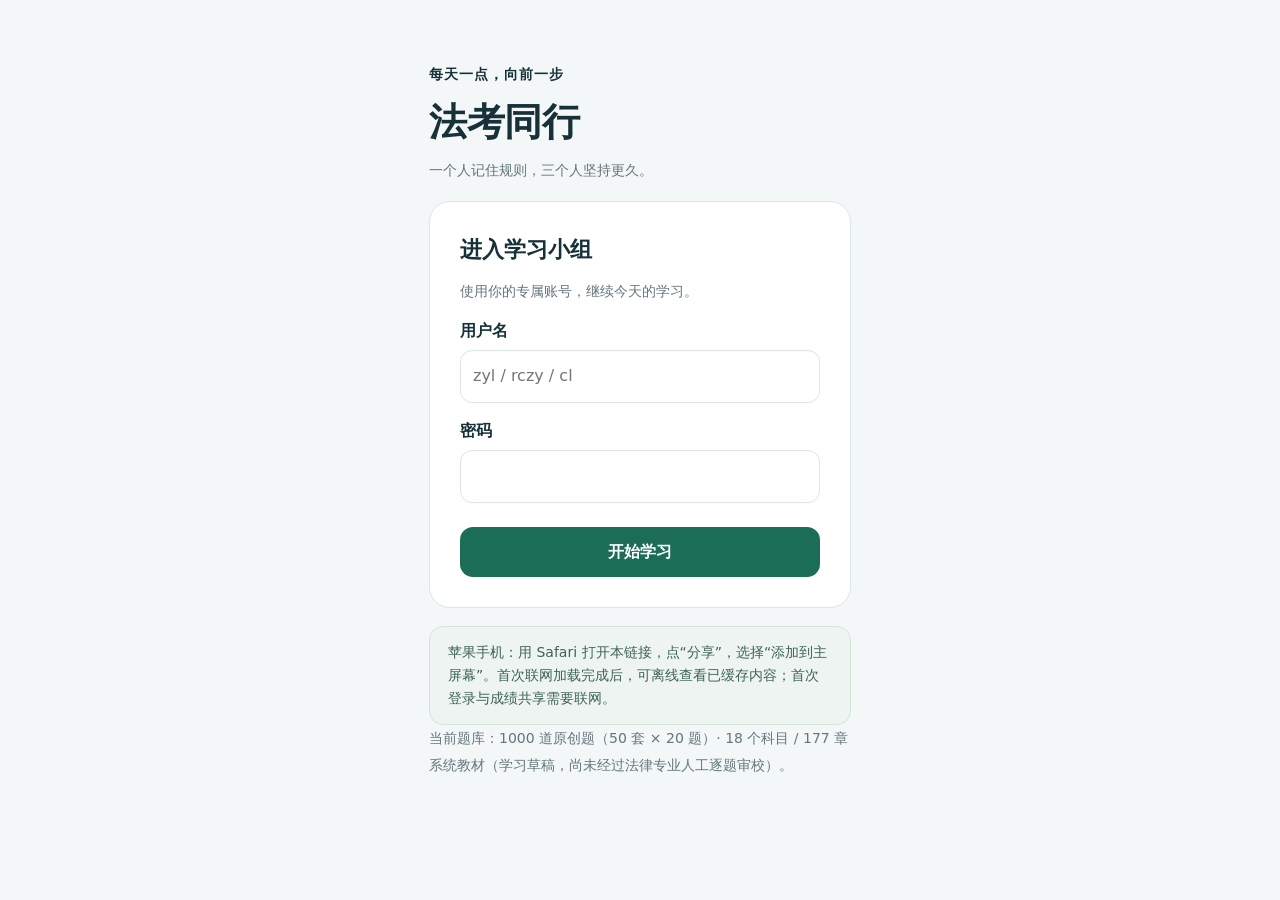
<file: law-study/web/index.html>
<!doctype html>
<html lang="zh-CN"><head><meta charset="UTF-8"><meta name="viewport" content="width=device-width,initial-scale=1,viewport-fit=cover"><meta name="theme-color" content="#102b31"><meta name="apple-mobile-web-app-capable" content="yes"><meta name="apple-mobile-web-app-status-bar-style" content="default"><meta name="apple-mobile-web-app-title" content="法考同行"><link rel="manifest" href="./manifest.webmanifest"><link rel="apple-touch-icon" href="./icon.svg"><link rel="icon" href="./icon.svg"><link rel="stylesheet" href="./style.css"><title>法考同行</title></head><body>
<div id="app"><main class="loading">正在准备你的学习空间…</main></div><div id="toast" role="status" aria-live="polite"></div><script type="module" src="./app.js"></script></body></html>
</file>
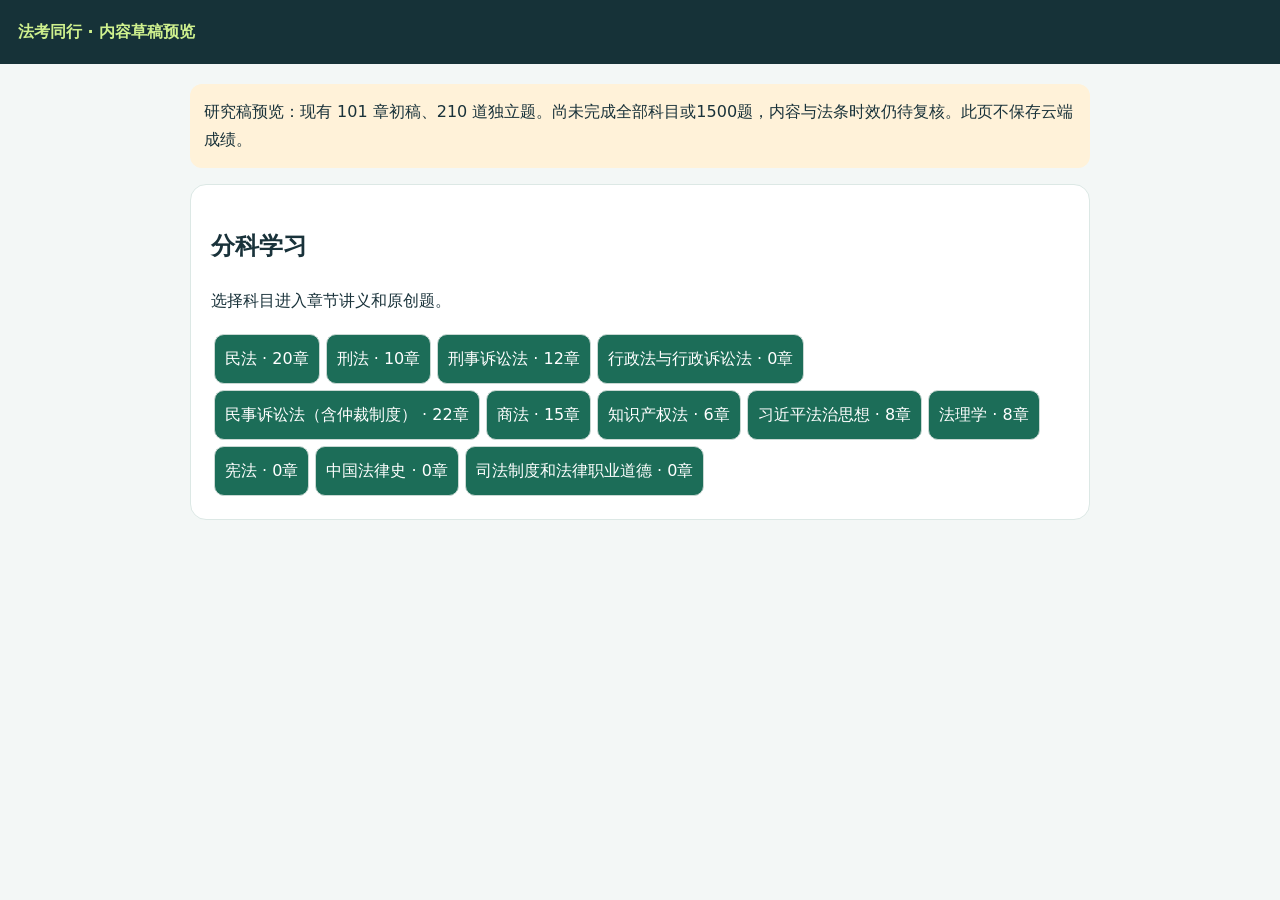
<file: law-study/drafts-2026-11-24/preview-draft.html>
<!doctype html><html lang="zh-CN"><meta charset="utf-8"><meta name="viewport" content="width=device-width,initial-scale=1"><title>法考同行 · 内容草稿</title><style>body{font:16px/1.75 system-ui,sans-serif;color:#19323a;background:#f3f7f6;margin:0}header{background:#163238;color:#cff18e;padding:18px}main{max-width:900px;margin:auto;padding:20px 16px 80px}.card{background:white;border:1px solid #dce8e5;border-radius:16px;padding:20px;margin:16px 0}button{font:inherit;padding:10px;border-radius:10px;border:1px solid #c9d8d3;background:#1c6d58;color:white;cursor:pointer;margin:3px}button.alt,button.opt{background:#eef5f2;color:#1b5546}button.selected{border:2px solid #1c6d58;background:#d8f2e2}.notice{background:#fff2d9;padding:14px;border-radius:12px}.small{font-size:14px;color:#667}.opts{display:grid;gap:8px}.opt{text-align:left}.text{white-space:pre-wrap;line-height:1.9}a{color:#1c6d58;overflow-wrap:anywhere}li{margin-bottom:8px}</style><header><strong>法考同行 · 内容草稿预览</strong></header><main id="app"></main><script>const DATA={"subjects":[{"id":9,"title":"民法","chapters":[{"id":"CIV-01","title":"民法的适用顺序与请求权分析","objectives":["理解民法的适用顺序与请求权分析的制度功能","能够识别成立条件、例外及请求权后果","能按事实适用规则并排除干扰选项"],"sections":[{"title":"制度功能与问题定位","body":"民法调整平等主体之间的人身关系和财产关系。行政机关采购办公设备时可以作为民事主体，行政机关作出处罚时则不是平等主体关系。不能只看一方身份，也不能把所有涉及财产的争议都归入合同。分析题应先确定权利人希望取得什么结果，再寻找支持该结果的请求权规范。"},{"title":"规则与构成要件","body":"基本原则包括平等、自愿、公平、诚信、守法与公序良俗、绿色原则。具体规则能够解决争议时先适用具体规则，不能用抽象公平直接推翻明确的风险分配。没有法律规定时可以适用习惯，但习惯不得违背公序良俗。特别法有特别规定的优先适用。"},{"title":"例外与适用边界","body":"同一事实可能同时满足违约与侵权条件，例如客运经营者违约导致乘客受伤。此时应识别请求权竞合并依法选择责任路径，而不是对同一损失重复受偿。合同无效也不意味着所有请求都消失，还可能发生返还、折价补偿和过错赔偿。"},{"title":"易混制度对比","body":"把法律关系拆为主体、客体、内容、发生原因和变动事实。区分权利成立、权利受侵害、权利能否行使及责任范围四个层次。特别注意物权请求权不当然等于侵权损害赔偿请求权，前者通常不以对方过错为要件。"}],"pitfalls":["把身份不平等误认为任何交易都不平等","直接援引公平原则跳过具体法条","将法律关系客体与合同标的物混为同一概念"],"caseStudy":{"facts":"区教育局向家具公司购买办公桌，逾期不支付价款，并称自己是行政机关，家具公司只能申请行政复议。","analysis":"采购合同中双方地位平等，家具公司原则上可依买卖合同主张价款。教育局在其他场合作出行政决定不改变本案法律关系性质。答题应先定性，再审查合同效力、履行、抗辩和责任。"},"method":"按“事实定性—请求权基础—构成要件—抗辩—法律后果”书写。","sourceRefs":[{"title":"中华人民共和国民法典","url":"https://tjca.miit.gov.cn/zwgk/zcwj/flfg/art/2020/art_20cf1a2e1b854924b5caa744c8045d1f.html","effectiveDate":"2021-01-01","article":"第2至11、186条","checkedAt":"2026-11-24","status":"opened-primary-source; editorial review pending"}],"quizIds":[]},{"id":"CIV-02","title":"自然人的权利能力与行为能力","objectives":["理解自然人的权利能力与行为能力的制度功能","能够识别成立条件、例外及请求权后果","能按事实适用规则并排除干扰选项"],"sections":[{"title":"制度功能与问题定位","body":"权利能力回答能否享有权利承担义务，始于出生、终于死亡；行为能力回答能否独立以意思表示发生民事法律效果。胎儿利益保护是特定事项中的特别拟制，不能据此认为胎儿可以亲自订立合同。出生、死亡时间先看法定证明，其他证据足以推翻时依证据认定。"},{"title":"规则与构成要件","body":"成年人通常具有完全行为能力；十六周岁以上未成年人以自己的劳动收入为主要生活来源，也视为完全行为能力人。八周岁以上未成年人通常为限制行为能力人，不满八周岁为无行为能力人。成年人不能辨认行为的无行为能力，不能完全辨认行为的限制行为能力。"},{"title":"例外与适用边界","body":"限制行为能力人可以独立实施纯获利益或与年龄、智力、精神健康状况相适应的行为。其他行为原则上须法定代理人同意或追认。不能把“家长不同意”作为否定一切未成年人行为的理由。无行为能力人实施的民事法律行为原则上无效，法定代理制度另行解决其生活交易需求。"},{"title":"易混制度对比","body":"赠与是否纯获利益，应看是否附带法律上的义务或负担，而不是只看经济价格是否便宜。限制行为能力人的成年人标准应结合其精神健康状况。不能以“自己签了字”反推具有完全行为能力。"}],"pitfalls":["把权利能力与行为能力混同","误把胎儿拟制扩大至所有民事活动","仅以交易金额单因素判断年龄智力适应性"],"caseStudy":{"facts":"十五岁学生无附加负担地接受外祖父赠送的奖学金，同时独自购买明显超出其生活水平的高价收藏品。","analysis":"接受奖学金属于纯获利益，可以独立有效实施。高价收藏品购买应另行审查年龄智力适应性，不能因为同一天接受赠与有效就认定购买也有效；依法需要追认而未追认的，不发生相应效力。"},"method":"先定年龄与辨认能力，再判断行为类型和代理同意。","sourceRefs":[{"title":"中华人民共和国民法典","url":"https://tjca.miit.gov.cn/zwgk/zcwj/flfg/art/2020/art_20cf1a2e1b854924b5caa744c8045d1f.html","effectiveDate":"2021-01-01","article":"第13至24、144、145条","checkedAt":"2026-11-24","status":"opened-primary-source; editorial review pending"}],"quizIds":["CIV-0001","CIV-0002","CIV-0003","CIV-0004","CIV-0005","CIV-0006"]},{"id":"CIV-03","title":"监护、失踪与死亡宣告","objectives":["理解监护、失踪与死亡宣告的制度功能","能够识别成立条件、例外及请求权后果","能按事实适用规则并排除干扰选项"],"sections":[{"title":"制度功能与问题定位","body":"监护是保护无民事行为能力人和限制行为能力人人身、财产等合法权益的制度。监护人应按最有利于被监护人的原则履职，尊重其真实意愿，不得为了自己的利益处分被监护人财产。父母仍有抚养义务，不能用委托他人照看当然免除监护责任。"},{"title":"规则与构成要件","body":"未成年人监护通常由父母承担；父母死亡或没有监护能力时按法定范围确定其他监护人。监护争议可以依法指定，必要时设置临时监护。成年人可以在具有完全行为能力时书面确定未来监护人，待丧失或部分丧失行为能力时发挥作用。"},{"title":"例外与适用边界","body":"自然人下落不明满二年，可以依法申请宣告失踪；通常下落不明满四年，或因意外事件下落不明满二年，可以依法申请宣告死亡。有关机关证明因意外事件不可能生存的，申请宣告死亡不受二年限制。两类制度的功能不同，不能把失踪宣告作为死亡宣告的必经程序。"},{"title":"易混制度对比","body":"失踪人的财产由财产代管人依法管理，失踪宣告不消灭其主体资格。死亡宣告涉及婚姻、继承等效果，但本人实际存活实施的行为并不因死亡宣告当然无效。死亡宣告被撤销后的婚姻恢复、财产返还应分别适用特别规则，不能机械认为一切回到原状。"}],"pitfalls":["宣告失踪不等于宣告死亡","误认为代管人取得财产所有权","忽略意定监护的书面与生效条件"],"caseStudy":{"facts":"甲长期失联，妻申请宣告失踪后由乙代管甲的财产。乙将甲的房屋赠与自己的孩子，声称失踪人已经没有民事权利。","analysis":"失踪人没有因宣告失踪丧失权利能力。财产代管的目的在于维护失踪人财产，不使代管人成为所有权人。乙为自己家庭无偿处分代管财产缺乏正当依据，应结合处分效力及损害结果承担相应责任。"},"method":"按监护关系、申请条件、法律效果、撤销后的恢复四个层次分析。","sourceRefs":[{"title":"中华人民共和国民法典","url":"https://tjca.miit.gov.cn/zwgk/zcwj/flfg/art/2020/art_20cf1a2e1b854924b5caa744c8045d1f.html","effectiveDate":"2021-01-01","article":"第26至56条","checkedAt":"2026-11-24","status":"opened-primary-source; editorial review pending"}],"quizIds":["CIV-0007","CIV-0008","CIV-0009","CIV-0010","CIV-0011"]},{"id":"CIV-04","title":"法人、非法人组织与职务行为","objectives":["理解法人、非法人组织与职务行为的制度功能","能够识别成立条件、例外及请求权后果","能按事实适用规则并排除干扰选项"],"sections":[{"title":"制度功能与问题定位","body":"法人依法独立享有民事权利和承担民事义务，以其全部财产独立承担民事责任。法人的分支机构不具有法人资格，但可以自己的名义从事民事活动，其民事责任依法由法人承担。非法人组织不能取得法人地位，但法律允许其以自己的名义从事民事活动。"},{"title":"规则与构成要件","body":"法定代表人以法人名义从事民事活动，法律后果由法人承受；法人章程或者法人权力机构对法定代表人代表权的限制，不得对抗善意相对人。执行法人工作任务的人员就职权范围内事项以法人名义实施行为，适用职务行为规则，不能简单按个人交易处理。"},{"title":"例外与适用边界","body":"代表与代理的权限来源不同。特别法对公司担保、关联担保、决议权限等有专门要求时，必须结合特别规则，不能用一般代表规则一句话覆盖。营利法人的出资人滥用法人独立地位和有限责任，严重损害债权人利益的，可能承担法定连带责任。"},{"title":"易混制度对比","body":"法人解散不当然等于法人终止。依法需要清算的，应先清算，再办理注销等手续。清算期间法人存续，但不得从事与清算无关的活动。区分撤销设立登记、营业执照吊销与法人资格终止，不能把行政处罚直接当成主体消灭。"}],"pitfalls":["把分支机构等同独立法人","误以为吊销执照立即终止主体资格","忽略特别法对代表行为效力的限制"],"caseStudy":{"facts":"某公司的销售负责人在日常职权范围内以公司名义签订设备销售合同，公司后以负责人不是法定代表人为由拒绝履行。","analysis":"应审查该销售负责人是否执行公司工作任务、是否在职权范围内及相对人是否善意，不能仅因其并非法定代表人就否定公司责任。若职务行为规则成立，合同后果归公司。"},"method":"先确认组织地位，再分别审查代表、职务代理与清算。","sourceRefs":[{"title":"中华人民共和国民法典","url":"https://tjca.miit.gov.cn/zwgk/zcwj/flfg/art/2020/art_20cf1a2e1b854924b5caa744c8045d1f.html","effectiveDate":"2021-01-01","article":"第57至108、170条","checkedAt":"2026-11-24","status":"opened-primary-source; editorial review pending"}],"quizIds":["CIV-0012","CIV-0013"]},{"id":"CIV-05","title":"意思表示与民事法律行为效力","objectives":["理解意思表示与民事法律行为效力的制度功能","能够识别成立条件、例外及请求权后果","能按事实适用规则并排除干扰选项"],"sections":[{"title":"制度功能与问题定位","body":"民事法律行为以意思表示为核心，但成立与生效不是同一判断。先确定表示何时生效、内容是什么，再判断行为人能力、意思真实性、强制性规定及公序良俗等效力要件。不能从合同有签字、有盖章直接推出合同有效。"},{"title":"规则与构成要件","body":"对有相对人的意思表示，通常按到达规则确定生效；对话方式通常在相对人知道其内容时生效。意思表示可以明示也可以默示，但沉默只有在法律规定、当事人约定或者交易习惯允许时才可视为表示。解释表示应结合文字、行为性质、目的、习惯及诚信原则。"},{"title":"例外与适用边界","body":"通谋虚假表示无效，隐藏行为的效力按有关法律规定处理。重大误解、欺诈、胁迫、显失公平等通常引起撤销权问题，不能统称无效。第三人欺诈与相对人欺诈条件不完全相同。违反强制性规定的行为也不能忽视该规定是否导致行为无效的具体判断。"},{"title":"易混制度对比","body":"无效、被撤销和确定不发生效力的行为，涉及返还财产、不能返还或没有必要返还时的折价补偿，以及过错损失分担。部分无效不影响其他部分效力的，其他部分仍然有效。争议解决条款具有独立判断空间，合同无效不当然使其无效。"}],"pitfalls":["混淆无效与可撤销","把沉默一概视为承诺","认为隐藏行为必然与虚假表示同效力"],"caseStudy":{"facts":"甲乙签订表面上的低价买卖合同以掩盖赠与，之后甲以买卖合同无效为由要求法院认定赠与也当然无效。","analysis":"应分两层判断：双方通谋的虚假买卖表示无效；隐藏的赠与应根据能力、意思、公序良俗等规则独立审查。外表行为无效不能直接推出隐藏行为无效。"},"method":"先解释表示，再分成立、生效、可撤销与效力后果。","sourceRefs":[{"title":"中华人民共和国民法典","url":"https://tjca.miit.gov.cn/zwgk/zcwj/flfg/art/2020/art_20cf1a2e1b854924b5caa744c8045d1f.html","effectiveDate":"2021-01-01","article":"第133至160条","checkedAt":"2026-11-24","status":"opened-primary-source; editorial review pending"}],"quizIds":["CIV-0014","CIV-0015","CIV-0016","CIV-0017","CIV-0018","CIV-0029"]},{"id":"CIV-06","title":"代理与无权代理","objectives":["理解代理与无权代理的制度功能","能够识别成立条件、例外及请求权后果","能按事实适用规则并排除干扰选项"],"sections":[{"title":"制度功能与问题定位","body":"代理人以被代理人名义，在权限内实施民事法律行为，后果直接归被代理人。应由本人亲自实施的行为不得代理。区分委托合同这一内部关系与代理权这一对外权限，内部合同有效不等于对外任何行为都在代理权限之内。"},{"title":"规则与构成要件","body":"代理权可以来自委托、法定规定等。代理人原则上不得以被代理人名义与自己实施行为，也不得同时代理双方，但经法定同意或者追认的例外应审查。代理人需要转委托时，应取得被代理人同意或追认，紧急情形为维护被代理人利益的规则另论。"},{"title":"例外与适用边界","body":"无权代理包括没有代理权、超越权限、代理权终止后继续代理。未经被代理人追认，原则上对被代理人不发生效力。相对人可以依法催告，善意相对人在追认前还可能享有撤销权。不能把无权代理合同直接归为绝对无效。"},{"title":"易混制度对比","body":"表见代理要求存在足以使相对人相信有代理权的外观，且相对人善意并符合合理信赖标准。仅有一张伪造公章或代理人自称有权，不当然成立表见代理。成立时后果由被代理人承受，被代理人与行为人之间再处理内部责任。"}],"pitfalls":["无权代理不等于当然无效","将代理内部限制一律对抗善意相对人","只凭公章认定表见代理"],"caseStudy":{"facts":"甲的采购代理权已被终止，但公司仍让其使用原办公室、企业邮箱与对外采购资料。乙不知且无过失，依据完整交易外观与甲订约。","analysis":"应审查公司形成的代理权外观和乙的合理注意。若足以构成表见代理，公司不能仅凭内部已终止授权对抗乙；若乙明知终止或明显怠于审查，则不能取得表见代理保护。"},"method":"依次审查名义、权限、追认、外观与善意。","sourceRefs":[{"title":"中华人民共和国民法典","url":"https://tjca.miit.gov.cn/zwgk/zcwj/flfg/art/2020/art_20cf1a2e1b854924b5caa744c8045d1f.html","effectiveDate":"2021-01-01","article":"第161至175条","checkedAt":"2026-11-24","status":"opened-primary-source; editorial review pending"}],"quizIds":["CIV-0019","CIV-0020","CIV-0021","CIV-0022","CIV-0030"]},{"id":"CIV-07","title":"诉讼时效与期间计算","objectives":["理解诉讼时效与期间计算的制度功能","能够识别成立条件、例外及请求权后果","能按事实适用规则并排除干扰选项"],"sections":[{"title":"制度功能与问题定位","body":"诉讼时效主要限制特定请求权获得强制保护的可能性，不因期间届满使实体债权当然消灭。一般诉讼时效为三年，原则上自权利人知道或者应当知道权利受到损害以及义务人之日起计算；特别规定及最长保护期间应另行审查。"},{"title":"规则与构成要件","body":"先判断请求权是否适用时效。停止侵害、排除妨碍、消除危险等请求，依法登记的不动产物权和登记动产物权权利人请求返还财产等法定请求不适用时效。请求支付抚养费、赡养费、扶养费也应适用特别规定，不能一概按三年。"},{"title":"例外与适用边界","body":"中断与中止有不同后果。权利人依法提出履行请求、义务人同意履行、提起诉讼或申请仲裁等，可以导致中断并重新计算。中止发生于时效最后六个月内存在法定障碍的情形，障碍消除后依法保留剩余保护时间，并非重新计算整个三年。"},{"title":"易混制度对比","body":"人民法院不得主动适用诉讼时效规定。义务人时效届满后自愿履行的，不得请求返还；届满后同意履行的，不得再以届满为由抗辩。分期履行同一债务、法定代理关系中的请求、未成年人性侵赔偿等存在特别起算规则。"}],"pitfalls":["时效届满不是债权消灭","混淆中断重算与中止续算","忽略法院不得主动适用"],"caseStudy":{"facts":"甲借款到期后超过普通时效期间，乙未提出时效抗辩。法院认为甲可能已经丧失胜诉保护，主动以时效届满驳回甲请求。","analysis":"法院不得主动适用诉讼时效。应由依法享有抗辩权的义务人提出。甲的债权未因时效经过当然消灭，乙自愿履行也不能仅以时效经过要求返还。"},"method":"先查适用对象，再定起算，最后查中断、中止和抗辩。","sourceRefs":[{"title":"中华人民共和国民法典","url":"https://tjca.miit.gov.cn/zwgk/zcwj/flfg/art/2020/art_20cf1a2e1b854924b5caa744c8045d1f.html","effectiveDate":"2021-01-01","article":"第188至205条","checkedAt":"2026-11-24","status":"opened-primary-source; editorial review pending"}],"quizIds":["CIV-0023","CIV-0024","CIV-0025","CIV-0026"]},{"id":"CIV-08","title":"物权变动与物权保护","objectives":["理解物权变动与物权保护的制度功能","能够识别成立条件、例外及请求权后果","能按事实适用规则并排除干扰选项"],"sections":[{"title":"制度功能与问题定位","body":"物权法定要求物权的种类和内容由法律规定。合同当事人可以约定债权义务，但不能任意创造一种可对抗所有人的新物权。物权的设立、变更、转让和消灭与作为原因的合同要分别判断。"},{"title":"规则与构成要件","body":"不动产物权变动原则上依法登记发生效力，法律另有规定的除外；动产物权变动通常以交付为公示。船舶、航空器、机动车等适用登记对抗规则，不能误写成所有权转移一律必须登记。简易交付、指示交付和占有改定各有适用前提。"},{"title":"例外与适用边界","body":"因人民法院、仲裁机构法律文书或人民政府征收决定等导致的物权变动，依照特别规定发生效力。继承取得及合法建造、拆除等事实行为也存在非登记生效情形。非登记取得后再处分，法律要求登记的，应依法办理。"},{"title":"易混制度对比","body":"物权保护包括确认权利、返还原物、排除妨害、消除危险、修理重作更换或恢复原状、损害赔偿等，是否需过错及是否适用时效要逐项判断。返还原物应审查原告物权、被告占有和是否具有占有本权。"}],"pitfalls":["把合同效力和物权变动绑在一起","把登记对抗误认成登记生效","任何返还请求都一概适用三年时效"],"caseStudy":{"facts":"甲已付款并取得房屋钥匙，但买卖双方尚未登记。乙随后要求确认甲已取得房屋所有权。","analysis":"在无特别例外的普通房屋买卖中，合同债权与物权转移分离。买卖合同可依法有效，付款和交钥匙不取代不动产登记。甲可以依合同主张协助办理登记，但不能仅据交付确认已完成所有权转移。"},"method":"画出合同成立、履行、交付、登记时间轴，再逐项确定权利。","sourceRefs":[{"title":"中华人民共和国民法典","url":"https://tjca.miit.gov.cn/zwgk/zcwj/flfg/art/2020/art_20cf1a2e1b854924b5caa744c8045d1f.html","effectiveDate":"2021-01-01","article":"第116、209至238条","checkedAt":"2026-11-24","status":"opened-primary-source; editorial review pending"}],"quizIds":["CIV-0027","CIV-0028"]},{"id":"CIV-09","title":"共有、区分所有与相邻关系","objectives":["理解共有、区分所有与相邻关系的制度功能","能够识别成立条件、例外及请求权后果","能按事实适用规则并排除干扰选项"],"sections":[{"title":"制度功能与问题定位","body":"共有包括按份共有和共同共有。确定份额与处分权限之前，先识别共有类型以及是否存在有效约定；不能把夫妻共同共有财产机械视为双方各有一半可自由处分的份额。按份共有人的份额转让与共有物整体处分不是同一行为。"},{"title":"规则与构成要件","body":"处分共有的不动产、动产及对共有物作重大修缮、变更性质或用途，法律设定相应同意门槛，另有约定的按约定。按份共有人转让其份额时，其他共有人在同等条件下享有优先购买权，但该权利不等于否决任何转让。"},{"title":"例外与适用边界","body":"建筑物区分所有包括专有部分所有权、共有部分共有和共同管理权。业主不能以放弃共有权利为由不履行义务。共有部分产生的收入，扣除合理成本后，属于业主共有。业主共同决定事项有参与表决与同意表决的不同门槛，不可混用。"},{"title":"易混制度对比","body":"相邻关系是对不动产所有权行使的法定协调，遵循有利生产、方便生活、团结互助、公平合理原则；地役权则由合同等依法设立的用益物权。相邻排水、通行、采光通风与危险防免不能以绝对所有权为由一概拒绝。"}],"pitfalls":["份额转让与整体处分混淆","忽略共同表决两个分母","将物业管理权等同共有收益所有权"],"caseStudy":{"facts":"物业公司出租业主共有的外墙广告位，扣除合理成本后将全部广告收益留作自身利润，并称业主没有参加经营。","analysis":"共有外墙产生的收入依法扣除合理成本后属于业主共有，不能因物业具体管理经营就变为其自有收益。还应审查使用共有部分经营是否经过法定共同决定程序。"},"method":"依共有类型、处分对象、程序门槛和收益归属分层判断。","sourceRefs":[{"title":"中华人民共和国民法典","url":"https://tjca.miit.gov.cn/zwgk/zcwj/flfg/art/2020/art_20cf1a2e1b854924b5caa744c8045d1f.html","effectiveDate":"2021-01-01","article":"第271至322条","checkedAt":"2026-11-24","status":"opened-primary-source; editorial review pending"}],"quizIds":[]},{"id":"CIV-10","title":"善意取得、遗失物与占有","objectives":["理解善意取得、遗失物与占有的制度功能","能够识别成立条件、例外及请求权后果","能按事实适用规则并排除干扰选项"],"sections":[{"title":"制度功能与问题定位","body":"善意取得是无权处分情形中为保护交易安全设置的法定制度。先有无权处分，再审查受让人善意、合理价格、有权利变动公示等条件。不能因为合同有效就跳过物权取得条件，也不能因转让人不是所有人就一律否定受让人的物权。"},{"title":"规则与构成要件","body":"普通动产善意取得通常要求完成交付；不动产要求依法登记。受让人的善意应在法定取得时点判断。合理价格不是最低价格或任意约定价，明显背离市场且缺乏合理说明的价格会影响善意与合理对价判断。"},{"title":"例外与适用边界","body":"遗失物不是可以无条件适用普通善意取得的物。权利人依法享有向占有人请求返还的期间；通过拍卖或向具有经营资格的经营者购得的，法律对受让人支出费用保护有特别规定。遗失物无人认领归属也须经过法定招领期间。"},{"title":"易混制度对比","body":"占有保护与所有权保护不完全相同。占有人在法定条件下可对侵夺占有、妨害占有请求救济，即使最终物权归属仍有争议。善意占有人和恶意占有人对孳息、费用及毁损灭失的责任有区别。"}],"pitfalls":["遗失物与委托占有物混淆","把不知情等同完整善意取得要件","占有保护不等于确认最终所有权"],"caseStudy":{"facts":"甲拾得乙遗失的相机后在街边转卖给不知情的丙，丙提出自己已经付款，要求直接适用普通善意取得排除乙的返还请求。","analysis":"应优先适用遗失物返还的特别规则，不可仅凭丙主观不知情和支付价款便认定乙丧失返还保护。若属于拍卖或有资格经营者交易，再依法处理费用补偿；本案街边购买不当然具备该特别条件。"},"method":"先区分委托物、遗失物等来源，再审查取得与返还特别规则。","sourceRefs":[{"title":"中华人民共和国民法典","url":"https://tjca.miit.gov.cn/zwgk/zcwj/flfg/art/2020/art_20cf1a2e1b854924b5caa744c8045d1f.html","effectiveDate":"2021-01-01","article":"第311至319、458至462条","checkedAt":"2026-11-24","status":"opened-primary-source; editorial review pending"}],"quizIds":[]},{"id":"CIV-11","title":"用益物权与土地权利","objectives":["掌握用益物权与土地权利的构成要件","区分原则、例外和竞合","能以请求权结构处理原创案例"],"sections":[{"title":"制度功能与问题定位","body":"用益物权使非所有权人依法对他人的物享有占有、使用、收益权能。土地承包经营权、建设用地使用权、宅基地使用权、居住权、地役权各有不同客体和设立方式，不能把任何长期租赁都称为用益物权。"},{"title":"规则与构成要件","body":"建设用地使用权通常自登记时设立，建设用地使用权人依法对土地享有占有、使用、收益并建造建筑物等权利。住宅建设用地使用权期限届满自动续期，续期费用缴纳或者减免依法律、行政法规处理，不能由此推论其他用途土地一律自动无偿续期。"},{"title":"例外与适用边界","body":"居住权原则上依书面合同并登记设立，通常无偿，不能转让或继承；设立居住权的住宅原则上不得出租，但当事人另有约定的除外。地役权依合同设立，未经登记不得对抗善意第三人，并具有从属性，不能脱离需役地任意单独转让。"},{"title":"易混制度对比","body":"土地承包经营权与土地经营权要区分。长期流转中经营者取得的权利，并不使其取得土地所有权；地役权也不等同法定相邻关系。答题遇到农业土地，还应结合农村土地承包法等特别法审查主体、用途和流转限制。"}],"pitfalls":["住宅用地续期不等于所有建设用地无偿续期","租赁债权不能当然对抗一切第三人","居住权与房屋所有权继承混淆"],"caseStudy":{"facts":"甲为母亲在自己的住宅设立并登记居住权。母亲死亡后，甲的弟弟主张将居住权作为遗产继承。","analysis":"登记使居住权依法设立，但它具有较强人身属性，不得继承。居住权人死亡，居住权依法消灭，再办理注销登记，不按普通财产继承规则继续由继承人占有使用。"},"method":"按权利种类分别记客体、设立、公示、处分和消灭。","sourceRefs":[{"title":"中华人民共和国民法典","url":"https://tjca.miit.gov.cn/zwgk/zcwj/flfg/art/2020/art_20cf1a2e1b854924b5caa744c8045d1f.html","effectiveDate":"2021-01-01","article":"第323至385条","checkedAt":"2026-11-24","status":"opened-primary-source; editorial review pending"}],"quizIds":[]},{"id":"CIV-12","title":"抵押权与动产担保竞合","objectives":["掌握抵押权与动产担保竞合的构成要件","区分原则、例外和竞合","能以请求权结构处理原创案例"],"sections":[{"title":"制度功能与问题定位","body":"抵押不转移担保财产占有，使债权人在债务人不履行到期债务或发生约定实现情形时依法就财产优先受偿。先审查主债权和担保合同效力，再审查抵押权是否设立、公示及顺位，最后判断实现方式，不能把每一层都写成合同有效性。"},{"title":"规则与构成要件","body":"不动产抵押一般须登记才设立；动产抵押通常自抵押合同生效时设立，未经登记不得对抗善意第三人。主债权消灭、担保物权实现、债权人放弃担保物权等会使担保物权消灭。禁止流押并非抵押合同当然全部无效，而是依法优先受偿而非预先约定自动归债权人所有。"},{"title":"例外与适用边界","body":"同一财产上多个抵押权，区分均已登记、登记与未登记、均未登记等情形确定顺位。同一动产上抵押、质押并存，通常按登记、交付时间先后确定。留置权与其他担保权竞合、正常经营买受人保护、价款担保超级优先等有特别规则。"},{"title":"易混制度对比","body":"正常经营活动买受人规则不意味着任何购买抵押物的人都受保护。须审查买受活动和价款支付、取得财产等法定条件；购买生产设备等超出通常交易背景的案件，还要结合担保司法解释审查。浮动抵押财产确定前后，担保客体的变化也有不同。"}],"pitfalls":["抵押合同有效不等于不动产抵押权已设立","禁止流押不等于担保合同全无效","任何购买行为不等于正常经营买受人"],"caseStudy":{"facts":"甲将生产设备抵押给银行但继续使用，后又将同一设备交付给乙设立质押。双方争议受偿顺位。","analysis":"不能因为质权转移占有就一律优先。应比较抵押登记与质物交付的时间，并审查是否存在价款担保、留置等特别优先规则。若抵押未登记而质物已交付，依法确定乙的优先顺位。"},"method":"制作主债权、担保合同、登记、交付、实现的五段时间轴。","sourceRefs":[{"title":"最高人民法院关于适用《中华人民共和国民法典》有关担保制度的解释","url":"https://www.court.gov.cn/fabu/xiangqing/282721.html","effectiveDate":"2021-01-01","article":"第386至426条；担保制度解释","checkedAt":"2026-11-24","status":"opened-primary-source; editorial review pending"}],"quizIds":[]},{"id":"CIV-13","title":"质权、留置与权利担保","objectives":["掌握质权、留置与权利担保的构成要件","区分原则、例外和竞合","能以请求权结构处理原创案例"],"sections":[{"title":"制度功能与问题定位","body":"动产质权以移转占有为重要公示方式。质押合同与质权设立不同：只有合同未交付质物，通常尚未设立动产质权。质权人负有妥善保管义务，不得未经出质人同意擅自使用、处分质物。"},{"title":"规则与构成要件","body":"权利质押依不同权利适用交付权利凭证或登记规则，不能统一按动产实物交付处理。依法可转让的股权、应收账款等可以作为质押客体，须核查对应的登记要求与基础权利真实性。"},{"title":"例外与适用边界","body":"留置权为法定担保物权，通常要求债权人合法占有债务人的动产、债权已届清偿期，并与占有动产属于同一法律关系；企业之间留置的同一法律关系要求有法定例外。非法取得占有不能因债权存在就形成留置权。"},{"title":"易混制度对比","body":"留置与同时履行抗辩不同，前者是物权优先受偿，后者主要是合同履行抗辩。留置权人与债务人应依法约定债务履行期限，不能未经法定步骤直接把留置物据为己有。留置权人丧失占有、接受另行提供担保等会影响权利存续。"}],"pitfalls":["质押合同成立不等于质权成立","把自助扣押等同合法留置","忽略企业留置的特别规定"],"caseStudy":{"facts":"修理厂合法占有客户送修的汽车，修理费到期客户拒付，修理厂拟依法留置。另一个债权人偷偷把客户自行车搬来，要求也行使留置。","analysis":"送修汽车与修理费在同一修理法律关系中，符合其他条件时可依法留置；偷偷搬来的自行车不满足合法占有前提。留置不是一般债权人可以自行扣押他人物品的授权。"},"method":"分别审查占有来源、债权到期、牵连关系和法定禁留范围。","sourceRefs":[{"title":"中华人民共和国民法典","url":"https://tjca.miit.gov.cn/zwgk/zcwj/flfg/art/2020/art_20cf1a2e1b854924b5caa744c8045d1f.html","effectiveDate":"2021-01-01","article":"第425至457条","checkedAt":"2026-11-24","status":"opened-primary-source; editorial review pending"}],"quizIds":[]},{"id":"CIV-14","title":"合同订立、预约与缔约过失","objectives":["掌握合同订立、预约与缔约过失的构成要件","区分原则、例外和竞合","能以请求权结构处理原创案例"],"sections":[{"title":"制度功能与问题定位","body":"合同成立审查应围绕当事人、标的、数量等是否可确定，以及意思表示是否合致。合同欠缺价格、质量等内容并不必然不能成立，法律允许补充解释。承诺对价款、数量、质量、履行期限等作实质性变更，通常构成新要约。"},{"title":"规则与构成要件","body":"要约应内容具体确定并表明经承诺即受拘束；商业广告通常是要约邀请，符合要约条件的例外。承诺到达、生效规则及电子合同的成立时点应结合交易方式判断。合同书形式中，一方先履行主要义务且对方接受，可能在签章前成立。"},{"title":"例外与适用边界","body":"预约是约定未来一定期限内订立本约的合同，不是所有意向书均属于预约。能确定将来主体、标的等且存在订约义务时，认购书等可能成立预约；只有合作意向而无订约义务的，不能仅凭标题推定预约。"},{"title":"易混制度对比","body":"缔约过失保护合理的缔约信赖，不以合同最终有效成立为前提。假借订立合同恶意磋商、故意隐瞒重要事实、泄露不当使用商业秘密等，可引起责任。赔偿范围应结合信赖利益、过错和因果关系判断，不能直接等同全部履行利益。"}],"pitfalls":["合同名称不能代替实质审查","要约邀请与要约混淆","缔约过失与违约损害范围混同"],"caseStudy":{"facts":"甲向乙发出设备采购要约，乙回复同意购买但将付款方式从现款改为一年后付款。甲未再表示同意，乙主张合同已按其回复成立。","analysis":"付款方式变化通常属于实质性变更，乙的回复为新要约。应继续审查甲是否以明示或履行行为承诺，不能把回复中出现“同意”二字作为成立依据。"},"method":"按要约、承诺、形式、实际履行，再检查预约与信赖损失。","sourceRefs":[{"title":"最高人民法院关于适用《中华人民共和国民法典》合同编通则若干问题的解释","url":"https://www.court.gov.cn/zixun/xiangqing/419382.html","effectiveDate":"2023-12-05","article":"第469至501条；合同编通则解释第3至8条","checkedAt":"2026-11-24","status":"opened-primary-source; editorial review pending"}],"quizIds":[]},{"id":"CIV-15","title":"格式条款与合同解释","objectives":["掌握格式条款与合同解释的构成要件","区分原则、例外和竞合","能以请求权结构处理原创案例"],"sections":[{"title":"制度功能与问题定位","body":"格式条款是为重复使用而预先拟定且订约时未与对方协商的条款。是否属于格式条款要看形成过程，不取决于纸张是否印刷。格式条款提供方对免除、减轻其责任等与相对人有重大利害关系的条款，应以合理方式提示，并按要求说明。"},{"title":"规则与构成要件","body":"提供方未履行提示或说明义务，使对方没有注意或理解重大利害条款的，对方可依法主张该条款不成为合同内容。条款是否纳入合同与条款纳入后是否无效，应分开判断。不能把所有未加粗条款一律认定无效。"},{"title":"例外与适用边界","body":"提供方不合理免除或减轻自己责任、加重对方责任、限制或排除对方主要权利等，可能导致条款无效。合同中造成对方人身损害的免责条款，以及因故意或重大过失造成对方财产损失的免责条款，依法无效。"},{"title":"易混制度对比","body":"对格式条款通常含义仍有两种以上解释时，依法作不利于提供方的解释；格式条款与非格式条款不一致的，采用非格式条款。一般合同解释以词句通常含义为基础，并结合目的、习惯、诚信、磋商和履行过程；当事人真实共同理解优于孤立字面。"}],"pitfalls":["未纳入合同与条款无效混为一谈","把签字视为当然已充分说明","不利解释不得跳过通常含义与体系解释"],"caseStudy":{"facts":"健身房在小字格式合同中约定任何原因造成顾客受伤均不负责，销售人员未提示，顾客后因设施维护过失受伤。","analysis":"先审查重大利害免责条款是否履行提示说明义务；即使已被纳入，造成人身损害的免责条款也依法无效。不能因消费者签名就排除经营者依法应承担的责任。"},"method":"依格式性质、纳入、效力、解释四步分析。","sourceRefs":[{"title":"最高人民法院关于适用《中华人民共和国民法典》合同编通则若干问题的解释","url":"https://www.court.gov.cn/zixun/xiangqing/419382.html","effectiveDate":"2023-12-05","article":"第496至498、506条；合同编通则解释第1、9、10条","checkedAt":"2026-11-24","status":"opened-primary-source; editorial review pending"}],"quizIds":[]},{"id":"CIV-16","title":"合同履行与抗辩权","objectives":["掌握合同履行与抗辩权的构成要件","区分原则、例外和竞合","能以请求权结构处理原创案例"],"sections":[{"title":"制度功能与问题定位","body":"合同履行以约定为基础，并应遵循诚信原则，根据性质、目的、交易习惯履行通知、协助、保密等义务。质量、价款、地点、期限、方式、费用等不明时，先协议补充，再依条款和交易习惯，仍不能确定时适用法定补充规则。"},{"title":"规则与构成要件","body":"同时履行抗辩适用于互负债务且没有先后履行顺序的情形，具有对待给付关系；先履行抗辩针对有履行顺序且先履行方未履行或履行不合约定。抗辩一般使对方请求暂时不能获得支持，不当然消灭债权或解除合同。"},{"title":"例外与适用边界","body":"不安抗辩由应先履行方在有确切证据证明对方经营状况严重恶化、转移财产逃避债务等法定情形时行使，并应及时通知。仅凭道听途说不能任意停供。对方恢复履行能力或者提供适当担保的，应恢复履行；未在合理期限内处理时，再依法主张解除和责任。"},{"title":"易混制度对比","body":"第三人履行、向第三人履行和真正利益第三人合同的请求权结构不同，必须问第三人是否依法取得直接请求履行的权利。债务人委托第三人履行而第三人不履行，原则上仍由债务人向债权人承担违约责任。"}],"pitfalls":["所有双务合同都可主张同时履行抗辩","不安抗辩不需要确切证据的错误","将暂时抗辩误写为债务消灭"],"caseStudy":{"facts":"供货合同约定买方先付款。卖方尚未交货，买方仅以双方互负债务为由要求卖方必须先交货。","analysis":"有明确履行顺序时，买方不能直接主张同时履行抗辩。应先履行方只有在具备法定不安抗辩等条件时才可依法中止，不能以另一方尚未到期履行当然拒绝先履行义务。"},"method":"先识别对待关系与履行顺序，再找对应抗辩和通知义务。","sourceRefs":[{"title":"中华人民共和国民法典","url":"https://tjca.miit.gov.cn/zwgk/zcwj/flfg/art/2020/art_20cf1a2e1b854924b5caa744c8045d1f.html","effectiveDate":"2021-01-01","article":"第509至534条","checkedAt":"2026-11-24","status":"opened-primary-source; editorial review pending"}],"quizIds":[]},{"id":"CIV-17","title":"债权人代位与撤销权","objectives":["掌握债权人代位与撤销权的构成要件","区分原则、例外和竞合","能以请求权结构处理原创案例"],"sections":[{"title":"制度功能与问题定位","body":"债权保全旨在避免债务人的行为或不作为危及债权实现。代位权针对债务人怠于行使相关权利，撤销权针对债务人不当处分财产等行为。两者都不是债权人直接取得债务人全部财产或经营管理权。"},{"title":"规则与构成要件","body":"债务人怠于行使其债权或者与该债权有关的从权利，影响债权人到期债权实现，符合法定条件时，债权人可依法以自己的名义代位行使；专属于债务人自身的权利不得代位。特殊保全情形还须审查未到期债权的法定保护路径。"},{"title":"例外与适用边界","body":"撤销权须区分无偿处分与不合理有偿处分。放弃债权、放弃债权担保、无偿转让财产等影响债权实现的行为，有对应法定条件；明显不合理低价转让或高价受让等，还要审查相对人知道或应当知道。不能对任何低价交易都予以撤销。"},{"title":"易混制度对比","body":"撤销权有法定行使期间，不能套用普通三年诉讼时效。撤销范围以债权人债权为限，行使必要费用依法由债务人负担。代位权成立后的清偿和执行效果依现行规则判断，避免仍沿用过时的笼统“入库”结论。"}],"pitfalls":["无偿和有偿处分的主观要件混淆","代位标的包括一切人身权的错误","撤销权除斥期间与诉讼时效混同"],"caseStudy":{"facts":"甲欠乙到期借款，甲却无偿把主要财产赠与亲友，剩余财产不足清偿。亲友以自己不知道甲欠债为由反对撤销。","analysis":"无偿处分影响债权实现时，不以受赠人知道债务人的损害债权目的为统一前提。乙应按无偿处分撤销规则举证，不能被“受赠人善意”这一有偿交易常见干扰项阻断。"},"method":"先选代位或撤销，再逐一核对到期、危害、怠于或处分、相对人状态及期间。","sourceRefs":[{"title":"最高人民法院关于适用《中华人民共和国民法典》合同编通则若干问题的解释","url":"https://www.court.gov.cn/zixun/xiangqing/419382.html","effectiveDate":"2023-12-05","article":"第535至542条；合同编通则解释","checkedAt":"2026-11-24","status":"opened-primary-source; editorial review pending"}],"quizIds":[]},{"id":"CIV-18","title":"债权转让、债务转移与债务加入","objectives":["掌握债权转让、债务转移与债务加入的构成要件","区分原则、例外和竞合","能以请求权结构处理原创案例"],"sections":[{"title":"制度功能与问题定位","body":"债权转让原则上是债权人把债权移转给第三人，不当然需要债务人同意，但应审查依性质、约定或法律是否不得转让，以及约定禁止转让对第三人的效力。未通知债务人时，该转让对债务人不发生效力。"},{"title":"规则与构成要件","body":"受让人取得与债权有关的从权利，但专属于原债权人的除外；从权利未转移占有或未办理登记，不影响依法取得。债务人对原债权人的抗辩通常可向受让人主张，法定抵销条件也要独立审查。债权转让不能使债务人的负担无依据加重。"},{"title":"例外与适用边界","body":"债务转移需债权人同意。仅债务人与第三人内部约定承担债务，而债权人未同意的，不当然免除原债务人。债务加入通常是不使原债务人退出，由加入人在约定范围内与原债务人承担相应债务，具体应辨别表示内容与通知、拒绝等规则。"},{"title":"易混制度对比","body":"合同权利义务一并转让与单纯债权转让不同，原则上需要对方同意。保证人与主债权转让、债务转移的关系还有特别保护规则，不能只套用一般转让条款。应将主债务变化与担保责任变化分别作答。"}],"pitfalls":["债权转让一律须债务人同意的错误","通知被误认为转让合同成立要件","债务转移与债务加入混淆"],"caseStudy":{"facts":"甲通知债务人乙将货款债权转让给丙。乙提出自己原本对甲享有质量瑕疵抗辩，丙称换了债权人就不能再抗辩。","analysis":"债权转让原则上不应使债务人丧失原有抗辩。乙依法可以向丙主张原来对甲享有的相关抗辩，丙应受其所取得债权原有瑕疵的约束。"},"method":"先判断谁退出、谁加入，再分别审查同意、通知和抗辩延续。","sourceRefs":[{"title":"中华人民共和国民法典","url":"https://tjca.miit.gov.cn/zwgk/zcwj/flfg/art/2020/art_20cf1a2e1b854924b5caa744c8045d1f.html","effectiveDate":"2021-01-01","article":"第545至556条","checkedAt":"2026-11-24","status":"opened-primary-source; editorial review pending"}],"quizIds":[]},{"id":"CIV-19","title":"合同解除、清偿、抵销与提存","objectives":["掌握合同解除、清偿、抵销与提存的构成要件","区分原则、例外和竞合","能以请求权结构处理原创案例"],"sections":[{"title":"制度功能与问题定位","body":"合同解除改变合同约束状态，但与合同无效、撤销不同。约定解除和法定解除各有依据，达到不可抗力致不能实现合同目的、履行迟延符合催告等条件、预期违约或根本违约等情形时，可依法主张法定解除。"},{"title":"规则与构成要件","body":"解除权通常通过通知行使，通知到达及附期限通知的效果应结合规则判断；直接依法起诉主张解除的，也有相应程序与生效时点规则。解除权的行使期间与普通诉讼时效不同。无解除权的一方发通知，不因对方一时沉默就当然取得解除效果。"},{"title":"例外与适用边界","body":"解除后尚未履行的终止履行；已经履行的，根据履行情况和合同性质，可以请求恢复原状或采取其他补救措施，并可依法请求赔偿损失。因违约解除时，解除与违约责任可以依法并存，不能认为选择解除便自动丧失赔偿。"},{"title":"易混制度对比","body":"清偿、抵销、提存、免除、混同等均可能使债权债务终止，但条件不同。法定抵销通常要求双方互负到期且标的种类品质相同的债务，并受债务性质、约定、法律限制。不得以侵权人对受害人的不当抵销损害人身权益。"}],"pitfalls":["解除不等于无效","把解除通知当作任意退出权","抵销不审查到期和法定禁止"],"caseStudy":{"facts":"定制设备合同中买方的根本违约使卖方依法解除合同，买方主张解除后合同已不存在，故自己无须承担任何损失赔偿。","analysis":"解除终止履行关系不等于抹去此前违约。应审查违约事实、可归责性、损失、因果关系和可预见范围，依法处理返还、补救与赔偿。两类后果可在不重复赔偿的前提下并存。"},"method":"先定解除权来源和行使，再计算终止、返还、赔偿等后果。","sourceRefs":[{"title":"中华人民共和国民法典","url":"https://tjca.miit.gov.cn/zwgk/zcwj/flfg/art/2020/art_20cf1a2e1b854924b5caa744c8045d1f.html","effectiveDate":"2021-01-01","article":"第557至580条","checkedAt":"2026-11-24","status":"opened-primary-source; editorial review pending"}],"quizIds":[]},{"id":"CIV-20","title":"违约责任、定金与损失计算","objectives":["掌握违约责任、定金与损失计算的构成要件","区分原则、例外和竞合","能以请求权结构处理原创案例"],"sections":[{"title":"制度功能与问题定位","body":"违约责任以违反合同义务为基础，包括继续履行、补救措施、赔偿损失等。应审查责任请求是否具备法定条件，以及不可抗力等免责事由是否真正造成履行障碍。不可抗力发生后仍应依法履行通知和证明义务。"},{"title":"规则与构成要件","body":"损失赔偿通常以履行利益为基础，受因果关系、可预见性、减损义务、过失相抵等规则限制。可预见性以订约时为重要判断点，不能把违约后得知的所有特殊损失都无条件转嫁。守约方未采取合理措施导致损失扩大的，对扩大部分依法不得请求赔偿。"},{"title":"例外与适用边界","body":"约定违约金低于造成损失的，可以依法请求增加；过分高于造成损失的，可以依法请求适当减少。不能把违约金约定一律当作不可调整的最终金额。违约金调整应结合现行司法解释的因素判断。"},{"title":"易混制度对比","body":"定金以实际交付为成立要件，定金数额不得超过主合同标的额百分之二十，超过部分不产生定金效力。收受定金一方根本违约，依法可能双倍返还；给付方根本违约，可能无权请求返还。同时约定违约金和定金时，守约方可依法选择适用，不能对同一违约机械叠加。"}],"pitfalls":["定金与订金混淆","超额定金并非导致全部定金无效","违约金与定金罚则不能任意叠加"],"caseStudy":{"facts":"合同标的额为十万元，买方交付三万元并约定为定金。卖方发生法定定金罚则适用的违约，买方要求六万元全部作为双倍定金。","analysis":"只有不超过标的额百分之二十的部分产生定金效力，超额一万元不能自动参加定金罚则。需分别计算有效定金双倍返还与超额款项返还，再检查是否另有可赔偿损失，避免把全部款项机械翻倍。"},"method":"先分责任方式，再确定损失边界和定金、违约金选择。","sourceRefs":[{"title":"最高人民法院关于适用《中华人民共和国民法典》合同编通则若干问题的解释","url":"https://www.court.gov.cn/zixun/xiangqing/419382.html","effectiveDate":"2023-12-05","article":"第577至594条；合同编通则解释","checkedAt":"2026-11-24","status":"opened-primary-source; editorial review pending"}],"quizIds":[]}]},{"id":6,"title":"刑法","chapters":[{"id":"CRI-01","title":"刑法解释、基本原则与时间效力","objectives":["建立本章的构成要件审查顺序","区分原则、例外与法定从宽用语","将规则用于完整事实而不是仅记术语"],"sections":[{"title":"基本规则与判断入口","body":"刑法不是一般道德评价。判断一件事能否定罪，首先要找到行为发生时已有的、明确涵盖该行为的刑罚规范，再依构成要件逐项论证。罪刑法定既限制把未规定行为类推为犯罪，也要求处罚种类、幅度具有法律根据。允许解释不意味着可以任意扩张：文义可能范围、体系关联和规范保护目的必须共同检验。"},{"title":"构成要件与关键区分","body":"罪责刑相适应要求刑罚与犯罪事实、性质、情节及社会危害程度相适应。法律面前人人平等不等于所有案件机械判相同刑期；相同因素同等对待，不同责任因素作合理区分。题目出现身份、舆论或地方习惯时，不能让这些因素代替法定评价。"},{"title":"例外、边界与综合应用","body":"时间效力通常遵循从旧兼从轻。先确定行为时间和新旧法生效节点，再判断旧法是否认为是犯罪、法定刑怎样比较。新法不认为犯罪或处刑较轻时有适用新法的可能；生效裁判的既判力问题不能与尚未处理案件混为一谈。"}],"pitfalls":["把可以从宽写成必须从宽，或把减免处罚写成不成立犯罪。","只依据结果、身份或一处关键词作结论，省略其他法定条件。"],"caseStudy":{"facts":"甲在某行为尚无刑罚规定时实施该行为。两年后新增条款将其入罪，办案人员拟直接适用新条款。","analysis":"不能因为新条款体现最新治理需要，就追溯处罚此前不构成犯罪的行为。先核实旧法是否已有其他真实涵盖该行为的罪名，若没有，应受罪刑法定和从旧兼从轻约束。"},"method":"先锁定行为时间，再列新旧法律，最后比较罪与刑；不要把司法解释发布时间一律当作新刑法生效时间。","sourceRefs":[{"title":"中华人民共和国刑法（依修正案十二合并文本）","url":"https://fgk.chinatax.gov.cn/zcfgk/c100009/c5212248/content.html","article":"第3、4、5、12条","checkedAt":"2026-11-24","status":"source-checked"}],"quizIds":["CRI-0001","CRI-0002","CRI-0025"]},{"id":"CRI-02","title":"刑法空间效力与管辖连接点","objectives":["建立本章的构成要件审查顺序","区分原则、例外与法定从宽用语","将规则用于完整事实而不是仅记术语"],"sections":[{"title":"基本规则与判断入口","body":"属地管辖首先看犯罪地，而不是仅看行为人国籍。行为或结果有一项发生在我国领域内，即可能属于在我国领域内犯罪；我国船舶、航空器内犯罪也有专门规定。题干中跨境转账、远程操控、境外投递、境内结果，要把行为链和结果地分开标注。"},{"title":"构成要件与关键区分","body":"属人管辖关注我国公民在境外犯罪，并区分一般公民和国家工作人员、军人。法定最高刑三年以下的例外是可以不予追究，不是行为当然合法。保护管辖针对外国人在境外侵害我国国家或公民的犯罪，需要法定最低刑和犯罪地法律条件，不能只凭被害人中国国籍即肯定。"},{"title":"例外、边界与综合应用","body":"普遍管辖依据我国缔结或参加的国际条约，在所承担条约义务范围内行使。外国裁判的处理与我国再次追究是另一层问题；已经在外国受过刑罚的，可以免除或减轻处罚。外交特权和豁免人员的刑事责任通过外交途径解决，不等于没有实体违法性。"}],"pitfalls":["把可以从宽写成必须从宽，或把减免处罚写成不成立犯罪。","只依据结果、身份或一处关键词作结论，省略其他法定条件。"],"caseStudy":{"facts":"境外甲向我国境内乙发送骗取转款的信息，乙在境内处分财产，诈骗结果发生在境内。","analysis":"即使甲始终没有入境，犯罪结果的境内连接点仍使我国属地管辖成为首先应检验的依据。不能把‘人在境外’误写为‘我国绝无刑事管辖’。"},"method":"画出国籍、行为地、结果地、载体、条约五个连接点，按属地优先的检验顺序逐项审查。","sourceRefs":[{"title":"中华人民共和国刑法（依修正案十二合并文本）","url":"https://fgk.chinatax.gov.cn/zcfgk/c100009/c5212248/content.html","article":"第6—11条","checkedAt":"2026-11-24","status":"source-checked"}],"quizIds":["CRI-0003","CRI-0004","CRI-0016"]},{"id":"CRI-03","title":"犯罪构成、行为与因果关系","objectives":["建立本章的构成要件审查顺序","区分原则、例外与法定从宽用语","将规则用于完整事实而不是仅记术语"],"sections":[{"title":"基本规则与判断入口","body":"构成要件分析要把客观事实与主观责任分开。先确认行为、对象、结果及因果联系，再讨论故意过失和责任能力。不能因为结果严重就倒推行为人有罪，也不能因行为人动机可谅解就跳过违法性审查。危害显著轻微与情节轻微不是同一层次概念。"},{"title":"构成要件与关键区分","body":"不作为犯的重点是作为义务、履行可能性以及不履行与结果的联系。义务可能来自法律、职务业务、合法行为引起的保护关系或先行行为，但仅有一般伦理上的帮助期待不当然足够。还要核实在当时条件下是否能够作为，不能要求不可能完成的救助。"},{"title":"例外、边界与综合应用","body":"因果关系题要分析异常介入因素：是谁创造何种危险，危险是否在结果中实现，后续行为是否足以独立改变归责。被害人正常求救、通常医疗行为一般不能仅因发生在后来就机械切断因果链；极端异常、独立支配结果的事件需要进一步论证。"}],"pitfalls":["把可以从宽写成必须从宽，或把减免处罚写成不成立犯罪。","只依据结果、身份或一处关键词作结论，省略其他法定条件。"],"caseStudy":{"facts":"甲故意将不会游泳的乙推入深水，随后明知乙挣扎仍拒绝伸手可及的救援，乙死亡。","analysis":"甲的积极推人行为首先需要作为犯罪评价；先行危险行为又形成救助义务。不能把全过程简化成‘未救助’以逃避对先前故意行为的审查，也不能因甲保持沉默就否认客观贡献。"},"method":"客观行为—法定义务—履行可能性—因果联系—主观罪过，按层次列要件，不用结果替代论证。","sourceRefs":[{"title":"中华人民共和国刑法（依修正案十二合并文本）","url":"https://fgk.chinatax.gov.cn/zcfgk/c100009/c5212248/content.html","article":"第13—16条","checkedAt":"2026-11-24","status":"source-checked"}],"quizIds":["CRI-0005","CRI-0026"]},{"id":"CRI-04","title":"刑事责任年龄、能力与身份","objectives":["建立本章的构成要件审查顺序","区分原则、例外与法定从宽用语","将规则用于完整事实而不是仅记术语"],"sections":[{"title":"基本规则与判断入口","body":"年龄以实施行为时为基准，分档考查。已满十六周岁原则上对犯罪承担刑事责任。十四至十六周岁是法定严重犯罪范围内承担责任。十二至十四周岁不是一般下调，而是罪名、结果或手段、情节恶劣以及最高人民检察院核准追诉等严格条件的组合。"},{"title":"构成要件与关键区分","body":"精神障碍不能仅凭诊断名称认定免责。关键在于行为时辨认或控制能力是否具备，并经法定程序鉴定。间歇性精神病人在精神正常时犯罪应当负责；尚未完全丧失辨认或控制能力的人可以从轻或减轻处罚。醉酒不属于当然免责事由。"},{"title":"例外、边界与综合应用","body":"特殊身份可能是成立特定罪名的要素，也可能只影响处罚。共同犯罪中应区分身份的构成意义与量刑意义。对未满十八周岁犯罪人依法应当从轻或减轻处罚，死刑适用另有禁止规定；不能因接近成年就省略保护规则。"}],"pitfalls":["把可以从宽写成必须从宽，或把减免处罚写成不成立犯罪。","只依据结果、身份或一处关键词作结论，省略其他法定条件。"],"caseStudy":{"facts":"十三岁甲实施故意杀人行为致人死亡，情节恶劣。侦查机关认为事实严重，拟不经其他程序直接追诉。","analysis":"该年龄段的追责仍须符合刑法第十七条所规定的特殊条件，并经最高人民检察院核准追诉。严重结果并不能自动替代核准这一法定条件。"},"method":"先查行为时年龄，再查罪名与特殊门槛；精神能力、身份、量刑保护分别判断。","sourceRefs":[{"title":"中华人民共和国刑法（依修正案十二合并文本）","url":"https://fgk.chinatax.gov.cn/zcfgk/c100009/c5212248/content.html","article":"第17—19条","checkedAt":"2026-11-24","status":"source-checked"}],"quizIds":["CRI-0006","CRI-0007","CRI-0008","CRI-0017","CRI-0018"]},{"id":"CRI-05","title":"故意、过失与事实认识错误","objectives":["建立本章的构成要件审查顺序","区分原则、例外与法定从宽用语","将规则用于完整事实而不是仅记术语"],"sections":[{"title":"基本规则与判断入口","body":"故意包含认识和意志因素。直接故意通常希望危害结果发生；间接故意是在认识结果可能发生的基础上予以放任。单纯知道有风险，不当然等于放任，必须结合采取措施、风险程度、行为目标和事后表现综合判断。犯罪动机与故意不是一个概念。"},{"title":"构成要件与关键区分","body":"过失分为应当预见却因疏忽未预见，以及已经预见但轻信能够避免。轻信避免必须具有某种现实根据，不能把毫无根据的赌博心态一律归为过失。过失行为只有法律明确规定为犯罪时才负刑事责任，不能把一般生活疏忽一律刑事化。"},{"title":"例外、边界与综合应用","body":"事实认识错误要定位错误层次：对象、打击、因果进程以及构成要件事实认识各有不同问题。学理有争议时应在题目中说明评价口径，不能把某一理论的结论当作一切案件唯一答案。对违法性的不了解与对事实的误认也应分别审查。"}],"pitfalls":["把可以从宽写成必须从宽，或把减免处罚写成不成立犯罪。","只依据结果、身份或一处关键词作结论，省略其他法定条件。"],"caseStudy":{"facts":"司机甲发现制动异常，仍因相信身边已检验有效的备用制动装置可避免事故而继续低速转移，最后装置失灵致重大事故。","analysis":"判断罪过要审查其轻信根据是否真实、合理，以及是否违反注意义务。题目不能只因‘已预见’就直接断定间接故意；还要判断其究竟相信避免还是接受结果。"},"method":"分别写出‘知道什么’与‘希望、放任或轻信什么’，再核对过失犯罪是否有明文规定。","sourceRefs":[{"title":"中华人民共和国刑法（依修正案十二合并文本）","url":"https://fgk.chinatax.gov.cn/zcfgk/c100009/c5212248/content.html","article":"第14—16条","checkedAt":"2026-11-24","status":"source-checked"}],"quizIds":["CRI-0009","CRI-0027"]},{"id":"CRI-06","title":"正当防卫与防卫过当","objectives":["建立本章的构成要件审查顺序","区分原则、例外与法定从宽用语","将规则用于完整事实而不是仅记术语"],"sections":[{"title":"基本规则与判断入口","body":"防卫分析至少包括起因、时间、意图、对象和限度。不法侵害不限于已经构成犯罪的侵害；但单纯想象的侵害不能成为真实的防卫起因。侵害是否正在进行，应立足当时紧迫情境判断，不能只依事后静态画面或要求防卫者作精密计算。"},{"title":"构成要件与关键区分","body":"普通防卫过当并非‘造成重伤即成立’。必须同时讨论明显超过必要限度和造成重大损害。特殊防卫针对正在进行的行凶、杀人、抢劫、强奸、绑架以及其他严重危及人身安全的暴力犯罪，符合条件时造成侵害人伤亡不属于防卫过当。"},{"title":"例外、边界与综合应用","body":"事前准备工具不当然否定防卫意图；互殴也不能只凭双方都有攻击动作认定。应核实冲突起因、是否寻求冲突、是否退出、强度是否突然升级以及反击目的。侵害结束后的报复与为制止持续侵害的行为应分段评价。"}],"pitfalls":["把可以从宽写成必须从宽，或把减免处罚写成不成立犯罪。","只依据结果、身份或一处关键词作结论，省略其他法定条件。"],"caseStudy":{"facts":"乙持刀持续追刺甲的胸腹，甲在退避无效后夺棍反击，造成乙死亡。","analysis":"先审查是否存在正在进行、严重危及人身安全的暴力侵害。符合特殊防卫条件时，不能仅以死亡结果认定过当；若乙已被彻底制服后甲另行加害，则须另行评价后段行为。"},"method":"把每一阶段的侵害状态和反击目的写清，再分别适用普通限度或特殊防卫规则。","sourceRefs":[{"title":"中华人民共和国刑法（依修正案十二合并文本）","url":"https://fgk.chinatax.gov.cn/zcfgk/c100009/c5212248/content.html","article":"第20条","checkedAt":"2026-11-24","status":"source-checked"}],"quizIds":["CRI-0010","CRI-0019","CRI-0029"]},{"id":"CRI-07","title":"紧急避险与其他排除事由","objectives":["建立本章的构成要件审查顺序","区分原则、例外与法定从宽用语","将规则用于完整事实而不是仅记术语"],"sections":[{"title":"基本规则与判断入口","body":"紧急避险针对正在发生的危险，危险来源可以是自然事件、动物或人的行为。它常以损害第三人的较小利益保护较大利益，因此‘不得已’与利益衡量尤其重要。存在现实可行且损害更小的替代方法时，通常不能直接认定避险正当。"},{"title":"构成要件与关键区分","body":"避险行为不得超过必要限度造成不应有损害。超限并不自动等于一般故意犯罪的完整处罚，仍需主观罪过与法定责任分析；依法应当减轻或者免除处罚。具有职务、业务上特定责任的人，对避免本人危险的规定受到限制，但仍应区别其保护他人利益的情形。"},{"title":"例外、边界与综合应用","body":"被害人承诺、依法执行职务等排除事由，应在法益可处分性、承诺真实与时间、行为权限和程序等条件下讨论。不能用‘对方同意’正当化任何侵害，生命法益与重大身体损害尤其不能任意处分；也不能用一般工作指令替代法律授权。"}],"pitfalls":["把可以从宽写成必须从宽，或把减免处罚写成不成立犯罪。","只依据结果、身份或一处关键词作结论，省略其他法定条件。"],"caseStudy":{"facts":"山洪逼近，甲为救被困儿童，别无可行办法时砸开丙无人居住的仓房门取得救生设备，造成小额损失。","analysis":"先核实危险现实性、救助必要性和替代方案，再比较所保全的人身利益与造成的财产损害。若存在安全可用的自备设备而故意毁损他人财物，就不能省略不得已审查。"},"method":"危险—不得已—所保全利益—造成损害—特殊职责，五项逐一列出。","sourceRefs":[{"title":"中华人民共和国刑法（依修正案十二合并文本）","url":"https://fgk.chinatax.gov.cn/zcfgk/c100009/c5212248/content.html","article":"第21条","checkedAt":"2026-11-24","status":"source-checked"}],"quizIds":["CRI-0011","CRI-0020"]},{"id":"CRI-08","title":"犯罪预备、未遂、中止与既遂","objectives":["建立本章的构成要件审查顺序","区分原则、例外与法定从宽用语","将规则用于完整事实而不是仅记术语"],"sections":[{"title":"基本规则与判断入口","body":"预备与实行的边界取决于具体罪名的构成要件和对法益的紧迫危险，不以是否走出家门、是否购买工具统一判断。未遂要求已经着手实行犯罪，因意志以外原因未得逞；没有着手的受阻行为，应先考虑是否仍属预备。"},{"title":"构成要件与关键区分","body":"中止要求自动性和有效性。自动放弃发生于犯罪过程中，不能把已经既遂后的悔罪退赃等同于中止。行为已足以导致结果时，仅口头反悔还不够，须自动有效防止犯罪结果发生。因警察到场、工具失效等被迫停手，通常不具备自动性。"},{"title":"例外、边界与综合应用","body":"预备犯可以比照既遂从轻、减轻或免除；未遂犯可以比照既遂从轻或减轻；中止犯没有造成损害的应当免除，造成损害的应当减轻。注意可以与应当、免除与不构成犯罪的区别，不能把阶段性从宽写成一律无罪。"}],"pitfalls":["把可以从宽写成必须从宽，或把减免处罚写成不成立犯罪。","只依据结果、身份或一处关键词作结论，省略其他法定条件。"],"caseStudy":{"facts":"甲给乙投毒后真诚悔悟，及时送医并告知毒物，使乙得救但仍造成轻伤。","analysis":"在因果进程已经启动时，自动性之外还须有效阻止死亡结果。满足条件可能成立故意杀人中止；由于已造成损害，处罚规则是应当减轻，而非一概免除。"},"method":"先定具体罪名的既遂标准，再判着手、未得逞原因与自动有效防止结果。","sourceRefs":[{"title":"中华人民共和国刑法（依修正案十二合并文本）","url":"https://fgk.chinatax.gov.cn/zcfgk/c100009/c5212248/content.html","article":"第22—24条","checkedAt":"2026-11-24","status":"source-checked"}],"quizIds":["CRI-0012","CRI-0013","CRI-0021","CRI-0028"]},{"id":"CRI-09","title":"共同犯罪中的参与与责任","objectives":["建立本章的构成要件审查顺序","区分原则、例外与法定从宽用语","将规则用于完整事实而不是仅记术语"],"sections":[{"title":"基本规则与判断入口","body":"共同犯罪以共同故意为基础，不要求每个人都亲手完成全部构成行为。组织、实行、帮助、教唆均须结合行为贡献与故意范围评价。仅仅同处现场、存在亲属关系或事后知道犯罪，不能直接推出共同犯罪。共同过失不是刑法意义上的共同犯罪。"},{"title":"构成要件与关键区分","body":"主从犯区分关注在共同犯罪中起主要、次要或辅助作用，不简单按分赃多少、地位头衔或谁最后动手认定。对从犯应当从轻、减轻或者免除处罚。胁从犯应结合被胁迫情况减轻或免除；有压力不当然达到胁迫程度。"},{"title":"例外、边界与综合应用","body":"教唆犯按所起作用处罚，教唆不满十八周岁者犯罪应当从重。被教唆人没有犯被教唆之罪的，教唆犯可以从轻或者减轻。部分共犯实施超出共同故意范围的加害，应具体审查其他人的认识和接受程度，不能只因结伙就全部归责。"}],"pitfalls":["把可以从宽写成必须从宽，或把减免处罚写成不成立犯罪。","只依据结果、身份或一处关键词作结论，省略其他法定条件。"],"caseStudy":{"facts":"甲乙商量盗窃，乙入户后突然决定强奸被害人，甲在外放风且对此毫不知情、没有提供针对该行为的帮助。","analysis":"共同盗窃范围内的责任与乙另行性侵行为的责任应分开。不能仅凭甲参加最初犯罪就当然将一切后续个人犯罪归责于甲；仍需查明是否另有故意联络或帮助。"},"method":"先画共同计划，再标各人行为和主观范围，最后分别定罪及划分主从作用。","sourceRefs":[{"title":"中华人民共和国刑法（依修正案十二合并文本）","url":"https://fgk.chinatax.gov.cn/zcfgk/c100009/c5212248/content.html","article":"第25—29条","checkedAt":"2026-11-24","status":"source-checked"}],"quizIds":["CRI-0014","CRI-0022","CRI-0023"]},{"id":"CRI-10","title":"单位犯罪与罪数判断","objectives":["建立本章的构成要件审查顺序","区分原则、例外与法定从宽用语","将规则用于完整事实而不是仅记术语"],"sections":[{"title":"基本规则与判断入口","body":"单位犯罪必须有法律明文规定，通常还需单位意志和为单位利益实施等条件。不能仅因使用公司账户或办公场所就认定单位犯罪；也不能因为企业是民营企业就绝对排除。单位犯罪的责任通常包括单位罚金及对直接负责人员的处罚。"},{"title":"构成要件与关键区分","body":"罪数首先分析行为数量与构成要件实现情况，再适用法条竞合、想象竞合或明确的数罪并罚规定。不能用‘一次行为’机械推出一罪，也不能用‘侵害两个法益’就当然并罚。特别规定优先与处罚较重规则各有适用条件。"},{"title":"例外、边界与综合应用","body":"连续犯、继续犯和集合性规定不能只凭文字近似判断。行为完成后不法状态持续与犯罪行为本身持续不同。包容评价与禁止重复评价要求把同一事实分别用于定罪和量刑时核查规范依据，避免同一加重因素被无根据重复计算。"}],"pitfalls":["把可以从宽写成必须从宽，或把减免处罚写成不成立犯罪。","只依据结果、身份或一处关键词作结论，省略其他法定条件。"],"caseStudy":{"facts":"公司负责人假借公司名义诈骗，所得均由个人挥霍，公司并不知情且没有获利。","analysis":"单位名义只是线索，不能取代单位意志、利益归属与法定罪名审查。应审查是否属于个人犯罪以及具体财产犯罪构成，而不是一律对公司判罚金。"},"method":"先定每个行为对应的罪名，再查单位犯罪明文和罪数特别条款，不从‘公司’二字倒推结论。","sourceRefs":[{"title":"中华人民共和国刑法（依修正案十二合并文本）","url":"https://fgk.chinatax.gov.cn/zcfgk/c100009/c5212248/content.html","article":"第30、31、69条","checkedAt":"2026-11-24","status":"source-checked"}],"quizIds":["CRI-0015","CRI-0024","CRI-0030"]}]},{"id":7,"title":"刑事诉讼法","chapters":[{"id":"CRP-01","title":"刑事诉讼的任务与基本原则","objectives":["能够区分刑事程序职权、无罪推定式保障与两审终审","识别法定不追诉情形。"],"sections":[{"title":"程序为什么不能被结果替代","body":"刑事诉讼以查明事实、正确适用刑法为任务，同时必须尊重和保障人权。公安机关侦查、拘留并执行逮捕；检察机关履行检察、批准逮捕、公诉和法定自行侦查职能；法院行使审判权。侦查机关认为证据充分、当事人认罪、媒体已经报道，都不能取代法院依法判决。程序违法的后果应依具体制度处理，不能笼统认为只要有罪即可忽略，也不能笼统认为任何程序瑕疵都使全案无罪。"},{"title":"独立行使职权与分工制约","body":"法院依法独立行使审判权，检察院依法独立行使检察权，不受行政机关、社会团体和个人干涉；此处的独立是机关依法行使职权，不是法官、检察官可以脱离法定组织程序个人决定。公检法分工负责、相互配合、相互制约；相互配合不能解释为检察机关必须认可公安移送的结论。检察院对刑事诉讼实行法律监督。"},{"title":"不追究责任与程序出口","body":"刑诉法第16条将显著轻微不认为犯罪、超过追诉时效、特赦、告诉才处理而未告诉或撤回告诉、死亡及其他法定情形列为不追诉事由。程序出口与发现阶段有关：侦查阶段可能撤案，审查起诉阶段可能不起诉，审判阶段可能终止审理或依法宣告无罪。不能把所有不追诉情形都写成无罪判决，死亡案件还须注意违法所得没收程序等独立制度。"}],"pitfalls":["把未经法院判决不得定罪误读成办案机关不能使用犯罪嫌疑人称谓。","将所有刑诉不追究情形统一归为无罪判决。","以认罪或退赔替代证据和法定程序。"],"caseStudy":{"facts":"公安机关发布消息称甲已被逮捕，因此甲已经被正式判定有罪。随后检察院发现案件行为显著轻微、不认为犯罪，决定依法不追诉。","analysis":"逮捕是诉讼强制措施而非定罪判决，公安消息不能产生有罪裁判效力。检察机关应独立审查事实与法律；显著轻微不认为犯罪符合第16条第一项，应结合所处的审查起诉阶段作出法定不起诉等处理，而不能为维持前期对外表态继续起诉。"},"method":"先标记机关和阶段，再判断是否有法院生效裁判；遇不追诉题先选法律事由，再匹配程序出口。","sourceRefs":[{"title":"中华人民共和国刑事诉讼法（2018年修正）","url":"https://www.samr.gov.cn/zw/zfxxgk/fdzdgknr/bgt/art/2025/art_48b3b0c3f954448e996602a71fc6f878.html","effectiveDate":"2018-10-26","article":"第3—16条","checkedAt":"2026-11-24","status":"primary-text-opened"}],"quizIds":["CRP-0001","CRP-0002","CRP-0003","CRP-0004","CRP-0005","CRP-0006"]},{"id":"CRP-02","title":"诉讼参与人与认罪认罚","objectives":["识别当事人、其他诉讼参与人与值班律师的不同功能","理解认罪认罚的自愿、明知与证据要求。"],"sections":[{"title":"当事人身份与权利不完全相同","body":"犯罪嫌疑人、被告人处于被追诉地位；被害人、自诉人以及附带民事诉讼原被告属于法定当事人范围。法定代理人、诉讼代理人、辩护人、证人、鉴定人、翻译人员等有各自的诉讼角色，不能因都能出庭就等同当事人。判断诉讼地位，应看其与诉讼结果的利害关系及法律明定的身份，而非看是否在场。"},{"title":"认罪认罚不是免除证明","body":"认罪认罚的核心是自愿如实供述、承认指控事实并愿意接受处罚，可以依法从宽。它不能降低定罪证明标准，不能使刑讯取得的供述合法，也不等于法院必须机械照抄量刑建议。办案机关应告知权利，听取意见并审查自愿性、具结等条件；具结例外和量刑建议调整应依对应条文处理。"},{"title":"值班律师与辩护人的位置","body":"没有辩护人的犯罪嫌疑人、被告人可依法获得值班律师法律帮助，包括法律咨询、程序选择建议、申请变更强制措施和对案件处理提出意见等。值班律师并不因提供值班法律帮助就自动成为受委托辩护人；受委托或指派后，身份与权利再按辩护制度判断。认罪认罚具结应注意法定代理人、辩护人或值班律师的在场及法律规定的例外。"}],"pitfalls":["把值班律师等同于一切场合下的辩护人。","认罪认罚案件仍应证据确实充分。","不能将从宽理解为必然免刑或必然缓刑。"],"caseStudy":{"facts":"乙没有委托律师，值班律师向其解释量刑建议。乙认罪后，侦查机关认为无需再查证唯一供述，并拒绝收集能够证明乙不在现场的证据。","analysis":"值班帮助并不免除办案机关全面客观收集证据的义务。认罪认罚是处理情节，不能替代犯罪事实证明；唯一供述不足以单独定案，对无罪、罪轻证据同样应依法收集、审查。律师身份应根据实际委托、指派手续判断。"},"method":"把主体身份、认罪自愿性、证明标准分成三层分别审查，避免因程序从简推导证据从简。","sourceRefs":[{"title":"中华人民共和国刑事诉讼法（2018年修正）","url":"https://www.samr.gov.cn/zw/zfxxgk/fdzdgknr/bgt/art/2025/art_48b3b0c3f954448e996602a71fc6f878.html","effectiveDate":"2018-10-26","article":"第15、34—36、52、55、173—174条","checkedAt":"2026-11-24","status":"primary-text-opened"}],"quizIds":["CRP-0007","CRP-0008","CRP-0009","CRP-0010"]},{"id":"CRP-03","title":"立案管辖与审判管辖","objectives":["区分侦查职权配置和法院分工","掌握级别、地域、指定及移送管辖的审查次序。"],"sections":[{"title":"先分立案管辖与审判管辖","body":"立案管辖解决案件最初由哪个机关依法受理、侦查；审判管辖解决由哪一级、哪一地法院审理。公安机关侦查一般刑事案件；检察机关可对诉讼监督中发现的司法工作人员利用职权实施、侵犯公民权利且损害司法公正的法定犯罪立案侦查，另有法定重大案件需履行决定手续。自诉案件由法院直接受理，国家安全机关、军队保卫部门、监狱等依特别规定履职。不能把所有职务犯罪都划给检察院。"},{"title":"级别与地域需要分别判断","body":"基层法院管辖第一审普通刑事案件，依法由上级法院管辖的除外。危害国家安全、恐怖活动及可能判处无期徒刑、死刑案件等依法由中级法院管辖，涉外因素本身不再一律决定中院管辖。地域原则是犯罪地，若由被告人居住地法院审判更适宜，可以由该地法院管辖；数个有管辖权法院通常由最初受理者审判，必要时可移送主要犯罪地法院。"},{"title":"提级、指定与争议处理","body":"上级法院在必要时可审判下级法院管辖的第一审案件；下级法院认为重大复杂需上级审判，应请求移送。管辖不明、特殊原因不宜管辖等可依法指定。不能由两家法院用被告人意愿私下选择，也不能以内部协商替代必须履行的报请程序。题目同时给出多个连接点时，应先排查专门管辖和级别管辖，再比较地域联系。"}],"pitfalls":["涉外案件不当然全部由中院一审。","被告人居住地是更适宜时的选择，不是与犯罪地毫无条件地任意选择。","监察调查、检察侦查、公安侦查不能混为同一制度。"],"caseStudy":{"facts":"甲在A市实施犯罪后到B市长期居住。案件可能判处死刑，B市基层法院以甲现居本辖区为由直接一审。","analysis":"先按可能刑罚识别级别管辖，该案依法应由中级法院管辖，基层法院不能仅凭居住地连接点突破级别规则。至于A、B两地中院如何分工，再判断犯罪地原则及由居住地审理是否更适宜，不能倒置审查顺序。"},"method":"机关职权→专门管辖→级别→地域→移送或指定。对可能刑罚等决定管辖的事实，按题干明确内容判断。","sourceRefs":[{"title":"中华人民共和国刑事诉讼法（2018年修正）","url":"https://www.samr.gov.cn/zw/zfxxgk/fdzdgknr/bgt/art/2025/art_48b3b0c3f954448e996602a71fc6f878.html","effectiveDate":"2018-10-26","article":"第19—28条","checkedAt":"2026-11-24","status":"primary-text-opened"}],"quizIds":["CRP-0011","CRP-0012","CRP-0013","CRP-0014","CRP-0015","CRP-0016"]},{"id":"CRP-04","title":"回避与程序中立","objectives":["识别法定回避原因、决定主体与复议","区分侦查继续进行和审判公正保障。"],"sections":[{"title":"回避防止利益冲突而非等同惩戒","body":"审判人员、检察人员、侦查人员有本案当事人或其近亲属身份，与案件有利害关系，曾担任本案证人、鉴定人、辩护人、诉讼代理人，或与当事人有可能影响公正处理的其他关系，应依法回避。违反规定会见、接受请客送礼等也可能构成回避事由。是否已经实际作出偏袒行为，不是所有回避事由成立的必要条件。"},{"title":"谁申请、谁决定要分开","body":"当事人及其法定代理人依法享有申请回避权，辩护人、诉讼代理人可以依照法律规定提出要求。审判人员、检察人员、侦查人员的回避原则上分别由院长、检察长、公安机关负责人决定；院长的回避由审判委员会决定，检察长和公安机关负责人的回避依法律由相应检察委员会决定。书记员、翻译人员和鉴定人适用有关回避规定，不能因为不是办案主官就排除回避。"},{"title":"申请后的程序与救济","body":"对驳回申请回避的决定可以申请复议一次。侦查人员回避决定作出前，不能因此停止对案件侦查；这并不表示被申请人员可任意实施所有可能影响公正的行为，已实施诉讼行为的效力还要依具体规定审查。申请权保障也不意味着当事人只要不满意就可无限次用同一理由拖延。"}],"pitfalls":["曾任本案证人与单纯认识证人不同。","不能把院长与普通审判人员的决定主体混同。","回避复议一次不同于对实体判决上诉。"],"caseStudy":{"facts":"侦查员丙是被害人的哥哥，辩护人得知后提出回避。公安机关称尚无证据证明丙徇私，因此无需处理该申请。","analysis":"近亲属关系本身已落入法定利益冲突范围，不以证明实际徇私为前提。有关机关应依回避程序处理，并由有权主体作出决定。侦查不中断规则只解决办案连续性，不能否认提出申请及依法决定的义务。"},"method":"先找人与案件的关系，后查申请主体和决定主体，最后判断是否有复议及前期行为效力问题。","sourceRefs":[{"title":"中华人民共和国刑事诉讼法（2018年修正）","url":"https://www.samr.gov.cn/zw/zfxxgk/fdzdgknr/bgt/art/2025/art_48b3b0c3f954448e996602a71fc6f878.html","effectiveDate":"2018-10-26","article":"第29—32、108条","checkedAt":"2026-11-24","status":"primary-text-opened"}],"quizIds":["CRP-0017","CRP-0018","CRP-0019","CRP-0020","CRP-0021","CRP-0022"]},{"id":"CRP-05","title":"辩护与诉讼代理","objectives":["掌握辩护介入时间、律师会见阅卷、法律援助与代理身份的边界。"],"sections":[{"title":"委托时间和人员限制","body":"犯罪嫌疑人自侦查机关第一次讯问或者采取强制措施之日起有权委托辩护人；侦查期间只能委托律师。被告人可随时委托辩护人。辩护人数依法为一至二人，人员资格、禁止担任情形需依法律核查。被害人等委托的是诉讼代理人，不因代理人也是律师就成为辩护人。"},{"title":"会见、通信、阅卷是不同权利","body":"辩护律师凭法定证件可依法会见在押嫌疑人、被告人，看守所应依法及时安排，至迟不得超过法定时间。危害国家安全、恐怖活动案件侦查期间有法定会见许可要求，不能扩张到一切重大案件。会见不被监听。阅卷通常从审查起诉起开始，可查阅、摘抄、复制案卷材料；侦查期间律师了解案情、提供帮助不等于全面阅卷。其他辩护人行使会见、阅卷等权利还受许可规则约束。"},{"title":"援助、调查和保密","body":"符合法定应通知辩护的情形，如盲聋哑、尚未完全丧失辨认或控制能力的精神病人，可能被判处无期徒刑或死刑而未委托辩护人等，应通知法律援助机构指派律师；未成年人还有特别保障。辩护律师可依法申请收集调取无罪罪轻证据，并可在符合法定条件下调查取证。保密义务不是掩盖一切未来严重犯罪的绝对规则，法定报告例外应单独识别。"}],"pitfalls":["侦查阶段只能委托律师，不是任何近亲属都可作为受托辩护人。","阅卷起点与可委托辩护人的起点不同。","会见许可例外不得泛化到所有经济犯罪或贪污案件。"],"caseStudy":{"facts":"丁因普通盗窃被刑拘，其家属委托律师。看守所要求先取得侦查机关许可，并准备安排民警全程监听会见。","analysis":"普通盗窃不属于刑诉法规定的侦查阶段会见许可例外。律师提交法定证件后应依法安排会见，辩护律师会见依法不被监听。现处侦查阶段并不赋予律师全面阅卷权，但不影响其会见、提供法律帮助和申请变更强制措施等职能。"},"method":"时间点决定可行使何种权利；身份决定是否需要许可；案件类型决定是否落入法定特别限制。","sourceRefs":[{"title":"中华人民共和国刑事诉讼法（2018年修正）","url":"https://www.samr.gov.cn/zw/zfxxgk/fdzdgknr/bgt/art/2025/art_48b3b0c3f954448e996602a71fc6f878.html","effectiveDate":"2018-10-26","article":"第34—49条","checkedAt":"2026-11-24","status":"primary-text-opened"}],"quizIds":["CRP-0023","CRP-0024","CRP-0025","CRP-0026","CRP-0027","CRP-0028","CRP-0029","CRP-0030"]},{"id":"CRP-06","title":"证据体系、举证责任与证明标准","objectives":["区分证据种类、证明力和合法性","掌握公诉举证责任及排除合理怀疑。"],"sections":[{"title":"证据种类不是证据充分程度","body":"物证、书证、证人证言、被害人陈述、犯罪嫌疑人被告人供述和辩解、鉴定意见、勘验检查辨认侦查实验等笔录、视听资料电子数据等是法定证据种类。载体相同也可能反映不同证据内容，例如手机本体可作为物证，手机中信息可能构成电子数据。属于法定种类，并不当然具备真实性、关联性、合法性，更不当然具有决定性证明力。"},{"title":"举证责任与全面收集","body":"公诉案件证明被告人有罪的责任由检察院承担；自诉案件由自诉人承担相应举证责任，不能一概要求被告人证明自己无罪。侦查、检察、审判人员应依法收集有罪和无罪、罪重和罪轻证据，不得强迫任何人证实自己有罪。行政机关在执法中依法收集的物证、书证、视听资料、电子数据等，可在刑事诉讼中作为证据使用，但仍须审查，不能直接把行政处罚结论当成刑事定罪。"},{"title":"确实充分与口供限制","body":"定罪量刑事实都有证据证明，据以定案证据经法定程序查证属实，综合全案证据对所认定事实已排除合理怀疑，是法定证明要求。只有供述而无其他证据不能认定有罪；没有供述而其他证据确实充分，可以认定有罪。排除合理怀疑不等于排除所有想象可能，也不允许将疑点无限转嫁给被告人。"}],"pitfalls":["以是否有口供作为能否定罪的唯一尺度。","行政证据可转用不等于任何行政笔录一律直接采信。","证据种类、证据能力、证明力、证明标准要分层。"],"caseStudy":{"facts":"戊始终否认盗窃，但监控原始文件、指纹、赃物去向、可靠证言相互印证，来源合法且排除合理怀疑。辩护人主张没有口供就不能定罪。","analysis":"刑诉法重证据不轻信口供。没有供述并不当然阻却定罪，仍须审查其他证据是否满足确实充分标准；若全案证据经过法定程序查证属实并排除合理怀疑，法院可依法认定。相反，有供述而缺少其他证据时不得只凭口供定罪。"},"method":"先问证据能否进入法庭，再评真实性关联性及相互印证，最终按全案而非单个证据判断证明标准。","sourceRefs":[{"title":"中华人民共和国刑事诉讼法（2018年修正）","url":"https://www.samr.gov.cn/zw/zfxxgk/fdzdgknr/bgt/art/2025/art_48b3b0c3f954448e996602a71fc6f878.html","effectiveDate":"2018-10-26","article":"第50—55条","checkedAt":"2026-11-24","status":"primary-text-opened"}],"quizIds":[]},{"id":"CRP-07","title":"非法证据排除与证据调查","objectives":["辨别言词证据与实物证据排除条件","掌握线索材料、调查与证明责任。"],"sections":[{"title":"排除规则具有类型差异","body":"采用刑讯逼供等非法方法收集的犯罪嫌疑人、被告人供述，以及采用暴力、威胁等非法方法收集的证人证言、被害人陈述，应依法排除。物证、书证收集程序不符合法定程序且可能严重影响司法公正时，应补正或合理解释；不能补正或作出合理解释的，应排除。不能将一切程序瑕疵都等同刑讯，也不能把言词证据的绝对排除条件套用给所有证据载体。"},{"title":"启动调查与证明收集合法性","body":"当事人及其辩护人、诉讼代理人申请排除非法证据，应提供相关线索或者材料；这不是要求其完整证明侦查机关确实实施违法。法院认为可能存在法定非法取证情形时，应依法调查。对证据收集合法性的调查中，检察院承担证明责任，可以出示讯问笔录、录音录像、相关人员说明等；依法应出庭的侦查人员、其他人员应履行相应义务。"},{"title":"疑问未排除时的处理","body":"经法庭审理确认或者不能排除存在法定非法方法取证情形的，对有关证据应予排除。排除一份证据并不当然意味着全案无罪；应在剩余合法证据上重新审查证明是否充分。相反，也不能因为案件其他事实可能真实，就保留法律要求排除的证据。重复供述的处理、同步录音录像及审查规则须结合相关解释具体适用。"}],"pitfalls":["申请人提出线索材料与检察机关证明合法性不是同一举证责任。","实物证据补正、解释规则不能用来治愈刑讯供述。","排除后的定罪问题须重新评价全案。"],"caseStudy":{"facts":"己称供述在刑讯下作出并提交伤情照片。检察院无法解释同步录像中断，法院审查后仍不能排除刑讯可能，却以己未证明刑讯人员姓名为由采纳供述。","analysis":"申请排除者只须提供相关线索材料启动法定审查，不必完成对非法取证的全部证明。取证合法性由检察院证明；审查后不能排除存在刑讯情形，应依法排除供述，再以剩余证据判断案件能否定罪。"},"method":"证据类型→违法方式与强度→启动线索→合法性证明→是否排除→剩余证据是否达标。","sourceRefs":[{"title":"中华人民共和国刑事诉讼法（2018年修正）","url":"https://www.samr.gov.cn/zw/zfxxgk/fdzdgknr/bgt/art/2025/art_48b3b0c3f954448e996602a71fc6f878.html","effectiveDate":"2018-10-26","article":"第56—60条","checkedAt":"2026-11-24","status":"primary-text-opened"}],"quizIds":[]},{"id":"CRP-08","title":"强制措施与羁押审查","objectives":["理解拘传、取保、监居、拘留、逮捕的目的和条件","区分决定机关、执行机关与期限。"],"sections":[{"title":"强制措施不以惩罚为目的","body":"强制措施服务于诉讼进行和社会危险控制，不是提前执行刑罚。取保候审适用于法定条件，可采用保证人或保证金方式，不能对同一被取保人同时适用两种保证方式。适用条件、保证人的资格与义务、被取保人遵守的法定义务要分别判断。因身体情况等被取保也不等于不构成犯罪或已经不起诉。"},{"title":"取保监居及指定居所","body":"取保候审最长不得超过十二个月，监视居住最长不得超过六个月；不能以措施到期为由停止依法办理案件，应及时解除或变更。监视居住原则上在住处执行，无固定住处的可在指定居所执行；危害国家安全、恐怖活动等案件还应满足指定居所的特殊法定条件和批准程序，且不得在羁押场所、专门办案场所执行。指定居所监居折抵刑期与普通住处监居不同。"},{"title":"拘留、逮捕与继续羁押","body":"公安拘留是针对现行犯或重大嫌疑分子的法定紧急措施；逮捕要求证据条件、可能刑罚及社会危险性等相应条件。检察院批准或法院决定逮捕通常由公安机关执行，不能把执行权当成最终批准权。拘留后、逮捕后应依法讯问并履行通知、送看守所等程序；检察院还应依法审查羁押必要性。不符合继续羁押条件的，应依法提出释放或变更建议。"}],"pitfalls":["取保候审与无罪、缓刑不能画等号。","保证人和保证金不能对同一被取保人同时适用。","逮捕批准、决定与执行应拆分。"],"caseStudy":{"facts":"庚被决定取保候审，办案机关既要求其哥哥担任保证人，又要求交保证金，并称只要案件未结可无限续办取保。","analysis":"同一被取保人不得同时使用两种保证方式。取保最长十二个月的法定限制不能被案件未结无限突破，期满应依法解除或变更措施，同时继续依法办案。是否构成犯罪仍由实体证据和后续程序判断。"},"method":"每遇强制措施，列出条件、决定机关、执行机关、期限、义务、违反后果六项，再核对特别规定。","sourceRefs":[{"title":"中华人民共和国刑事诉讼法（2018年修正）","url":"https://www.samr.gov.cn/zw/zfxxgk/fdzdgknr/bgt/art/2025/art_48b3b0c3f954448e996602a71fc6f878.html","effectiveDate":"2018-10-26","article":"第66—99条","checkedAt":"2026-11-24","status":"primary-text-opened"}],"quizIds":[]},{"id":"CRP-09","title":"立案、报案与立案监督","objectives":["掌握受理、审查、立案标准与不立案救济","分清报案材料和定案证据。"],"sections":[{"title":"受理不等于必须立案","body":"任何单位和个人发现犯罪事实或嫌疑人，有权利也有义务向公安、检察、法院报案或者举报；被害人有权报案或控告。有关机关应接受，非本机关管辖的依法移送，必要紧急措施应先依法采取。接受材料只是启动审查，立案需认为有犯罪事实、需要追究刑事责任并符合管辖等条件，不能因为报案人情绪强烈就当然立案。"},{"title":"不立案理由与救济路径","body":"决定不予立案时，应依法说明理由并通知控告人。控告人不服可依法申请复议；对公安不立案，还可依法寻求检察机关立案监督。检察院认为公安对应立案侦查案件未立案，或者被害人提出此类意见，应要求公安说明不立案理由；认为理由不能成立的，应通知立案，公安接到通知后应依法立案。"},{"title":"立案监督与审判权边界","body":"检察立案监督不等于检察机关替公安完成所有一般案件侦查，也不等于直接判决嫌疑人有罪。立案后发现不应追究责任，应依法撤销案件等。立案材料中的陈述、线索仍须依法查证转化为可供定案的证据，不能仅因材料盖有报案受理章就认为事实已经证实。"}],"pitfalls":["受理、立案、批准逮捕、提起公诉、定罪是不同门槛。","检察立案监督是法律监督，不是法院一审。","有犯罪线索并不意味着必然满足逮捕条件。"],"caseStudy":{"facts":"辛被诈骗后报案，公安登记接受材料但未立案。辛向检察院申诉，检察院审查认为公安不立案理由不能成立，依法通知立案。公安称只有法院判定有罪后才能立案。","analysis":"立案是刑事追诉起点，不以法院事先定罪为条件。检察院履行法定立案监督，公安对其通知应依法立案。此时也不意味着辛的全部陈述已经证实，侦查仍须依法收集、审查证据。"},"method":"材料受理→立案审查→理由告知→申请复议或检察监督；不要把追诉起点与定罪终点混淆。","sourceRefs":[{"title":"中华人民共和国刑事诉讼法（2018年修正）","url":"https://www.samr.gov.cn/zw/zfxxgk/fdzdgknr/bgt/art/2025/art_48b3b0c3f954448e996602a71fc6f878.html","effectiveDate":"2018-10-26","article":"第109—113条","checkedAt":"2026-11-24","status":"primary-text-opened"}],"quizIds":[]},{"id":"CRP-10","title":"侦查行为与侦查终结","objectives":["掌握讯问、询问、搜查扣押、鉴定和技术侦查的法定边界","识别侦查终结后的处理。"],"sections":[{"title":"讯问与询问不能混用","body":"讯问对象为犯罪嫌疑人，询问对象包括证人、被害人等。讯问应由侦查人员依法进行，人数、地点、时间与笔录确认均有法定要求。在押嫌疑人应在看守所内讯问；传唤、拘传持续时间有法定上限，重大复杂需采取拘留逮捕措施的案件有特别限制，不得以连续传唤、拘传变相拘禁。询问证人应个别进行，不能让证人围坐商量后统一口径。"},{"title":"搜查、扣押与鉴定","body":"搜查通常须出示搜查证，执行逮捕、拘留时遇紧急情况可依法例外；不能将例外扩张为所有侦查均无需证件。搜查妇女身体应由女工作人员进行。查封、扣押应与案件相关，制作清单并依法保管，确与案件无关的应在查明后依法解除、退还。鉴定意见须告知有关人员，补充或重新鉴定的申请依条件处理，不等于每次申请均须准许。"},{"title":"技术侦查与侦查终结","body":"技术侦查须限于法定案件和必要条件，经过严格批准，不能因为调查方便就采用。侦查终结应制作起诉意见书，连同案卷材料和证据移送检察院审查决定；移送并不使检察院失去补充侦查、不起诉等独立判断权。发现不应追究刑责，应依法撤案并及时处理强制措施、涉案财物。"}],"pitfalls":["秘密侦查并非一切案件都可以启动。","搜查证例外有法定紧急条件。","鉴定意见可供审查质证，不具有预先当然证明力。"],"caseStudy":{"facts":"侦查人员为普通轻微盗窃案件长期监听嫌疑人全部通信，理由是技术侦查省力；同时把与案件无关的家属电脑长期扣押。","analysis":"技术侦查应受法定案件范围、必要性和批准程序限制，办案便利不能替代条件。扣押应限于能证明有罪或无罪的财物、文件等，查明与案件无关的应依法处理，不得以家属关系推导无限扣押权。"},"method":"分别审查对象、权限、批准、实施方式、记录保管、救济及终结处理。程序措施各自审查，不能用案件整体需要一语带过。","sourceRefs":[{"title":"中华人民共和国刑事诉讼法（2018年修正）","url":"https://www.samr.gov.cn/zw/zfxxgk/fdzdgknr/bgt/art/2025/art_48b3b0c3f954448e996602a71fc6f878.html","effectiveDate":"2018-10-26","article":"第115—166条","checkedAt":"2026-11-24","status":"primary-text-opened"}],"quizIds":[]},{"id":"CRP-11","title":"审查起诉与不起诉","objectives":["区分审查内容、补充侦查、法定不起诉、酌定不起诉与证据不足不起诉。"],"sections":[{"title":"审查起诉是独立过滤程序","body":"检察院应审查犯罪事实、情节、证据，性质和罪名认定，有无遗漏罪行或其他应追诉者，是否有不应追刑责情形，侦查活动是否合法，以及附带民事等依法应审事项。应依法讯问嫌疑人，听取辩护人或值班律师、被害人等意见，并依规定记录。侦查起诉意见是审查对象，不是必须接受的裁判指令。"},{"title":"补充侦查与证据不足","body":"需要补充侦查的，可退回公安补查，也可自行侦查；每次补查依法以一个月为限，退回补查以二次为限，补查完毕重新移送后重新计算审查起诉期限。经二次补查仍认为证据不足、不符合起诉条件的，应作不起诉决定。不是任何案件都必须退查二次后才能不起诉，也不能用无限退查规避法定限制。"},{"title":"三类不起诉的条件和效果","body":"没有犯罪事实或存在法定不追诉情形，应依法不起诉；犯罪情节轻微，依刑法不需要判处刑罚或者免除刑罚的，可以酌定不起诉；证据不足不符合起诉条件的，依相应规则不起诉。酌定不起诉与显著轻微不认为犯罪不同，前者不等于宣告无罪，后者属于法定不追诉。被害人、公安及被不起诉人对不同决定有各自法定救济渠道。"}],"pitfalls":["酌定不起诉要求法定轻微条件，不是检察院任意息事宁人。","退回补查次数和自行补充侦查需分别辨析。","不起诉不是法院作出的无罪判决。"],"caseStudy":{"facts":"案件两次退回公安补查后仍缺乏证明关键行为的证据，检察人员提议第三次退查以等待被害人提供新线索。","analysis":"退回补充侦查以二次为限，不能以等待线索突破次数限制。二次补查后仍证据不足、不符合起诉条件，应依法作证据不足不起诉。以后发现新证据的处理应依相应法定程序，不能用无限退查维持追诉状态。"},"method":"先问不起诉依据是无犯罪、法定不追诉、轻微免罚还是证明不足，再匹配应当或可以及各方救济。","sourceRefs":[{"title":"中华人民共和国刑事诉讼法（2018年修正）","url":"https://www.samr.gov.cn/zw/zfxxgk/fdzdgknr/bgt/art/2025/art_48b3b0c3f954448e996602a71fc6f878.html","effectiveDate":"2018-10-26","article":"第170—181条","checkedAt":"2026-11-24","status":"primary-text-opened"}],"quizIds":[]},{"id":"CRP-12","title":"第一审普通程序与附带民事","objectives":["掌握审判组织、庭前准备、法庭调查辩论、公开审理及裁判出口。"],"sections":[{"title":"庭前准备和审判组织","body":"法院对提起公诉案件依法审查，符合条件的应决定开庭。开庭前依法送达起诉书副本、告知权利、通知出庭等；法定情形可召开庭前会议了解证据争议、非法证据排除、回避等意见。庭前会议不是代替法庭调查的秘密定罪程序。普通程序合议庭组成及人民陪审员参加应依组织法、陪审员法和刑诉法相应规则判断。"},{"title":"法庭审理与公开原则","body":"法庭调查围绕证据展开，控辩双方依法出示证据、质证、申请通知新证人、调取新证据或重新鉴定勘验等，是否准许由法庭依法决定。法庭辩论后，被告人有最后陈述权，不能因已有律师辩论就取消。涉及国家秘密、个人隐私依法不公开审理；涉及商业秘密可依申请决定不公开。审理不公开不等于宣告判决也不公开。"},{"title":"裁判与附带民事边界","body":"事实清楚、证据确实充分并依法认定有罪的，作有罪判决；依法认定无罪的，作无罪判决；证据不足不能认定有罪，应作证据不足、指控不能成立的无罪判决。附带民事通常解决犯罪行为造成的法定物质损失范围，不宜把一切精神损害或所有违法所得追缴请求都直接塞入附带民事；符合条件的被害人等可依法提起，必要时检察院可依法提起保护国有、集体财产的请求。"}],"pitfalls":["不公开审理与不公开宣判不同。","被告人最后陈述不是辩护人辩论的重复替代。","存疑应依法判决无罪，不能长期无限拖延等待口供。"],"caseStudy":{"facts":"法院以案件涉及个人隐私为由不公开审理。庭审中证据不足，法院又称不公开案件可以直接内部归档，不必公开宣判。","analysis":"个人隐私可以构成不公开审理依据，但判决宣告应依公开宣判规则进行。证据不足不能认定被告人有罪时，应依法作证据不足、指控不能成立的无罪判决，而不是以内部归档替代裁判。庭审权利和裁判公开应分别审查。"},"method":"庭前合法准备→法庭调查→辩论→最后陈述→依证据与法律选裁判；公开审理例外只解决旁听范围。","sourceRefs":[{"title":"中华人民共和国刑事诉讼法（2018年修正）","url":"https://www.samr.gov.cn/zw/zfxxgk/fdzdgknr/bgt/art/2025/art_48b3b0c3f954448e996602a71fc6f878.html","effectiveDate":"2018-10-26","article":"第101—104、183—207条","checkedAt":"2026-11-24","status":"primary-text-opened"}],"quizIds":[]}]},{"id":8,"title":"行政法与行政诉讼法","chapters":[]},{"id":17,"title":"民事诉讼法（含仲裁制度）","chapters":[{"id":"CIP-01","title":"民事诉讼基本原则与在线诉讼","objectives":["识别民事诉讼基本原则与在线诉讼的适用前提","区分一般规则、特别规则与例外","将事实逐项代入法定要件并给出程序结论"],"sections":[{"title":"规则与适用条件","body":"民事诉讼解决平等主体之间的人身和财产争议，程序问题原则上适用法院地法。平等原则保障双方享有同等诉讼机会，并不要求双方在每个环节承担相同义务。辩论原则要求当事人有机会就事实、证据和法律发表意见；处分原则允许当事人在法律范围内决定是否起诉、增加或放弃请求、和解及上诉，但不得借此损害国家、社会公共利益或他人合法权益。诚信原则贯穿起诉、举证、保全和执行，虚构债务与恶意串通不受处分原则保护。"},{"title":"制度比较与审题重点","body":"先区分法院调解与当事人自行和解：前者需要法院主持并依法形成调解结果，后者只是当事人的实体协议，不因签订就当然获得强制执行力。在线诉讼以当事人同意为前提，依法进行的在线活动与线下同等有效；不能因为一方拒绝在线审理就剥夺其线下诉权。法律监督由检察院依法实施，支持起诉者并不因此自动成为原告。"}],"pitfalls":["自愿不等于必然合法","支持起诉不等于代替被害人取得诉讼地位","在线诉讼不是法院可以无条件强制选择的方式"],"caseStudy":{"facts":"甲乙共同虚构借条，要求法院快速调解以排除真正债权人的执行。乙称双方自愿，法院无权过问。","analysis":"处分权只在法律范围内存在。法官应审查虚假诉讼迹象，不能将双方一致陈述视为当然真实，更不能用调解书帮助转移资产。真正债权人依法另循救济，不因未参加该虚假诉讼而当然丧失权利。"},"method":"先确定争议性质和程序阶段，再识别主体、法定条件及是否存在特别规定；将题干每一事实对应到规则，最后分别写明法院应采取的处理方式、理由及可用救济。不要把实体请求是否成立与程序是否受理混为一谈。","sourceRefs":[{"title":"中华人民共和国民事诉讼法（2023修正）","url":"https://policy.mofcom.gov.cn/claw/clawContent.shtml?id=98636","article":"第3—16条","checkedAt":"2026-11-24","status":"source-checked"}],"quizIds":["CIP-0001","CIP-0002","CIP-0003","CIP-0004","CIP-0005","CIP-0006"]},{"id":"CIP-02","title":"级别地域协议与专属管辖","objectives":["识别级别地域协议与专属管辖的适用前提","区分一般规则、特别规则与例外","将事实逐项代入法定要件并给出程序结论"],"sections":[{"title":"规则与适用条件","body":"管辖先解决哪一级法院，再解决哪个地域法院。基层法院原则上受理一审民事案件，中级法院受理重大涉外、本辖区重大影响及最高法确定的案件，不能把所有涉外案件都交给中院。一般地域规则是原告就被告；自然人住所与经常居住地不一致时，通常看经常居住地。合同诉讼可选择被告住所地或履行地，侵权可选择侵权行为地或被告住所地。"},{"title":"制度比较与审题重点","body":"专属管辖优先于一般、特别地域管辖及协议管辖：不动产、港口作业、继承遗产各有法定连接点。书面管辖协议适用于合同或其他财产权益纠纷，选定地点应与争议有实际联系，不得突破级别和专属管辖。多个有管辖权法院出现重复起诉时，比较最先立案而非最先寄出起诉状。受移送法院有异议应报请指定，不得自行再移送。"}],"pitfalls":["重大涉外不等于全部涉外","合同涉及房屋不当然都是专属管辖，先识别纠纷性质","最先立案规则以各法院本来都有管辖权为前提"],"caseStudy":{"facts":"甲乙就A市房屋所有权确认纠纷约定由与争议有关的B市法院管辖，甲又先到B市起诉。","analysis":"房屋所有权确认是不动产纠纷，受专属管辖约束。实际联系不能使违反专属管辖的协议有效，先立案也不能创造本来不存在的管辖权。应由不动产所在地法院处理。"},"method":"先确定争议性质和程序阶段，再识别主体、法定条件及是否存在特别规定；将题干每一事实对应到规则，最后分别写明法院应采取的处理方式、理由及可用救济。不要把实体请求是否成立与程序是否受理混为一谈。","sourceRefs":[{"title":"中华人民共和国民事诉讼法（2023修正）","url":"https://policy.mofcom.gov.cn/claw/clawContent.shtml?id=98636","article":"第18—39条","checkedAt":"2026-11-24","status":"source-checked"}],"quizIds":["CIP-0007","CIP-0008","CIP-0009","CIP-0010","CIP-0011","CIP-0012","CIP-0013","CIP-0014"]},{"id":"CIP-03","title":"审判组织与回避","objectives":["识别审判组织与回避的适用前提","区分一般规则、特别规则与例外","将事实逐项代入法定要件并给出程序结论"],"sections":[{"title":"规则与适用条件","body":"一审可依法由审判员、人民陪审员组成合议庭，也可由审判员组成；合议庭人数须为单数。简易程序独任审理，基层法院基本事实清楚、权利义务明确的一审普通程序案件也可依法独任。二审原则上由审判员组成合议庭，符合法定简易审结或裁定上诉案件且当事人同意时，可以依法独任。不能反推凡普通程序都必须合议。"},{"title":"制度比较与审题重点","body":"依法不得独任的案件及当事人对违法独任提出的异议须分别审查。回避针对审判人员等与案件或当事人存在法定关系，保障程序中立；不是只要一方不满意审判风格就能撤换法官。回避申请通常应在案件开始审理时提出，后来知道事由的可在法庭辩论终结前提出。回避复议与实体上诉是不同救济。"}],"pitfalls":["人民陪审员不参加二审合议庭","人数为单数不等于固定三人","回避申请有法定事由与时间要求"],"caseStudy":{"facts":"甲发现法官配偶是乙公司该案诉讼代理人，法官称自己不参与配偶工作所以不用回避。","analysis":"存在法定近亲属关系且其担任本案代理人，足以适用回避制度，不能用主观自称公正替代法定程序。应由有权主体依法作出回避决定。"},"method":"先确定争议性质和程序阶段，再识别主体、法定条件及是否存在特别规定；将题干每一事实对应到规则，最后分别写明法院应采取的处理方式、理由及可用救济。不要把实体请求是否成立与程序是否受理混为一谈。","sourceRefs":[{"title":"中华人民共和国民事诉讼法（2023修正）","url":"https://policy.mofcom.gov.cn/claw/clawContent.shtml?id=98636","article":"第40—50条","checkedAt":"2026-11-24","status":"source-checked"}],"quizIds":["CIP-0015","CIP-0016","CIP-0017","CIP-0018"]},{"id":"CIP-04","title":"诉讼主体与共同诉讼","objectives":["识别诉讼主体与共同诉讼的适用前提","区分一般规则、特别规则与例外","将事实逐项代入法定要件并给出程序结论"],"sections":[{"title":"规则与适用条件","body":"当事人须有诉讼权利能力，并按行为能力规则自行或由法定代理人诉讼。法人由法定代表人、其他组织由主要负责人参加，名称或代表人变化不当然导致实体权利义务消灭。共同诉讼需要区分诉讼标的共同与同一种类：必要共同诉讼有合一确定的要求，普通共同诉讼通常还要求法院认为可以合并且当事人同意。"},{"title":"制度比较与审题重点","body":"必要共同诉讼中，部分人的程序行为是否对其他人发生效力，应审查法律关系与共同诉讼规则；不能概括为一人承认便约束所有人。人数众多时可依法推选代表人，代表人的变更放弃请求、承认对方请求或和解涉及特别同意，不能只凭代表身份任意处分全部权利。"}],"pitfalls":["多个原告不当然是必要共同诉讼","法定代表人不是法人之外的另一个原告","代表诉讼不是无限处分授权"],"caseStudy":{"facts":"数名债权人对同一债务人分别享有互不关联的普通借款债权，要求所有案件必须作为必要共同诉讼处理。","analysis":"债权分别产生且可各自判决，不存在当然合一确定的关系。是否可合并审理与是否必须合并是两个问题，不能用同一被告取代必要共同诉讼的实体关联条件。"},"method":"先确定争议性质和程序阶段，再识别主体、法定条件及是否存在特别规定；将题干每一事实对应到规则，最后分别写明法院应采取的处理方式、理由及可用救济。不要把实体请求是否成立与程序是否受理混为一谈。","sourceRefs":[{"title":"中华人民共和国民事诉讼法（2023修正）","url":"https://policy.mofcom.gov.cn/claw/clawContent.shtml?id=98636","article":"第51—57条","checkedAt":"2026-11-24","status":"source-checked"}],"quizIds":["CIP-0019","CIP-0020","CIP-0021"]},{"id":"CIP-05","title":"第三人与诉讼参加","objectives":["识别第三人与诉讼参加的适用前提","区分一般规则、特别规则与例外","将事实逐项代入法定要件并给出程序结论"],"sections":[{"title":"规则与适用条件","body":"有独立请求权第三人对原被告争议的标的提出自己的独立请求，以起诉方式参加，诉讼地位具有独立性。无独立请求权第三人对标的没有独立请求，但案件处理与其有法律上的利害关系，可以申请或由法院通知参加。一般经济利益、证言关系或亲属关系，不当然达到法律上利害关系。"},{"title":"制度比较与审题重点","body":"第三人是否承担民事责任会影响其当事人诉讼权利与上诉权，不能将所有无独立请求权第三人均视为旁听者。第三人撤销之诉有未参加诉讼并非本人原因、原裁判内容错误且损害其民事权益等法定条件，不是任何案外人不满意判决均可使用。"}],"pitfalls":["独立请求须针对原诉争议标的","一般事实关联不足以当然产生第三人资格","第三人撤销之诉不是普通上诉替代品"],"caseStudy":{"facts":"甲乙争夺一幅画的所有权，丙主张画为其所有并要求返还；运输公司只担心案件拖延影响商誉。","analysis":"丙对争议画提出独立实体请求，可依法以有独立请求权第三人起诉参加。运输公司的商誉担忧不是本案裁判必然决定的法律利益，不能仅据此认定第三人资格。"},"method":"先确定争议性质和程序阶段，再识别主体、法定条件及是否存在特别规定；将题干每一事实对应到规则，最后分别写明法院应采取的处理方式、理由及可用救济。不要把实体请求是否成立与程序是否受理混为一谈。","sourceRefs":[{"title":"中华人民共和国民事诉讼法（2023修正）","url":"https://policy.mofcom.gov.cn/claw/clawContent.shtml?id=98636","article":"第59条及相关第三人制度","checkedAt":"2026-11-24","status":"source-checked"}],"quizIds":["CIP-0022","CIP-0023"]},{"id":"CIP-06","title":"诉讼代理与特别授权","objectives":["识别诉讼代理与特别授权的适用前提","区分一般规则、特别规则与例外","将事实逐项代入法定要件并给出程序结论"],"sections":[{"title":"规则与适用条件","body":"无诉讼行为能力人由监护人作为法定代理人参加诉讼；法定代理与委托代理的权源不同。委托代理通常为一至二人，可由律师、基层法律服务工作者，或符合法定条件的近亲属、工作人员及经推荐的公民担任。委托手续应载明代理事项与权限，并依法提交授权委托书。"},{"title":"制度比较与审题重点","body":"代为承认、放弃、变更诉讼请求，和解，提起反诉或上诉等行为需要特别授权。仅写全权代理而无具体授权通常不能当然涵盖这些处分事项。特别授权也不能使代理人取得本来不属于当事人的权利。离婚案件即使有代理人，除不能表达意思者外，本人原则上仍应出庭；确有特殊情况不能出庭的，应提交书面意见。"}],"pitfalls":["全权代理不等于列明法定特别授权","代理人存在不当然免除离婚本人出庭要求","工作人员资格须有真实劳动人事关联"],"caseStudy":{"facts":"甲授权律师代收文书、参加庭审，委托书未载和解权限。律师庭外与乙约定放弃一半请求，甲拒绝认可。","analysis":"参加庭审和代收文书属于一般代理内容，放弃请求与和解涉及特别处分，须特别授权。不能仅因律师受聘就认定其有权处分实体请求，是否追认应另作判断。"},"method":"先确定争议性质和程序阶段，再识别主体、法定条件及是否存在特别规定；将题干每一事实对应到规则，最后分别写明法院应采取的处理方式、理由及可用救济。不要把实体请求是否成立与程序是否受理混为一谈。","sourceRefs":[{"title":"中华人民共和国民事诉讼法（2023修正）","url":"https://policy.mofcom.gov.cn/claw/clawContent.shtml?id=98636","article":"第60—65条","checkedAt":"2026-11-24","status":"source-checked"}],"quizIds":["CIP-0024","CIP-0025","CIP-0026"]},{"id":"CIP-07","title":"证据种类与证明责任","objectives":["识别证据种类与证明责任的适用前提","区分一般规则、特别规则与例外","将事实逐项代入法定要件并给出程序结论"],"sections":[{"title":"规则与适用条件","body":"证据包括当事人陈述、书证、物证、视听资料、电子数据、证人证言、鉴定意见、勘验笔录。证据种类取决于形成方式与证明机理，微信记录不是一律归书证，实物载体也不妨碍其中信息构成电子数据。任何证据都需查证属实，证明力通常不能仅按名称机械排序。"},{"title":"制度比较与审题重点","body":"行为意义上的举证责任是提供证据的诉讼负担；结果意义上的证明责任是在关键事实真伪不明时决定不利后果。谁主张谁举证是一般分配规则，但法律及司法解释对具体构成事实另有特别分配。法院调查取证并不当然改变证明责任归属，律师不能收集不等于法院应无条件替其寻找一切有利材料。"}],"pitfalls":["证据资格与证明力不同","法院调查证据不等于承担一方全部举证责任","真伪不明才适用结果责任"],"caseStudy":{"facts":"甲主张已向乙交付借款，乙否认收款。甲只有自己制作的记账表，无其他证据，案件审理后交付事实仍真伪不明。","analysis":"借款交付是请求返还的基础事实，原则上由甲承担证明责任。法院不能仅因乙无法证明未收款就倒置责任；甲自制账本的真实性、关联性和证明力还需综合判断。"},"method":"先确定争议性质和程序阶段，再识别主体、法定条件及是否存在特别规定；将题干每一事实对应到规则，最后分别写明法院应采取的处理方式、理由及可用救济。不要把实体请求是否成立与程序是否受理混为一谈。","sourceRefs":[{"title":"中华人民共和国民事诉讼法（2023修正）","url":"https://policy.mofcom.gov.cn/claw/clawContent.shtml?id=98636","article":"第66—74条","checkedAt":"2026-11-24","status":"source-checked"}],"quizIds":["CIP-0027","CIP-0028","CIP-0029"]},{"id":"CIP-08","title":"质证证人鉴定与证据保全","objectives":["识别质证证人鉴定与证据保全的适用前提","区分一般规则、特别规则与例外","将事实逐项代入法定要件并给出程序结论"],"sections":[{"title":"规则与适用条件","body":"证据原则上应经法庭出示和质证，秘密、商业秘密、隐私材料要保密，必要出示也不能公开展示其敏感内容。公证证明的事实和文书具有较强法定证明效力，但有足够相反证据推翻时并非绝对不可否定。书证原则上提交原件，客观困难时可依法用复制件等并结合全案核实。"},{"title":"制度比较与审题重点","body":"知悉案件情况者原则上负作证义务，不能正确表达意思者不能作证；是否为未成年人不是唯一判断条件。鉴定解决专门性问题，不能将法律适用交给鉴定人。对鉴定意见有异议或法院认为鉴定人有必要出庭的，应依法通知；拒不出庭的法定后果须与一般证人区别。证据可能灭失或以后难以取得时，可申请证据保全，诉前条件与财产保全不能混用。"}],"pitfalls":["公证不是不可反驳","鉴定人不是裁判者","保全证据和保全财产的目的不同"],"caseStudy":{"facts":"甲提交经公证的网页证据，乙拿出足够证据证明公证时网页被临时篡改。甲称公证文书不可推翻。","analysis":"公证效力允许被足以推翻的相反证据否定，法院仍应审查证据链。对网页与电子数据还要分析形成、保存、提取过程，不能将公证外观等同于待证事实绝对真实。"},"method":"先确定争议性质和程序阶段，再识别主体、法定条件及是否存在特别规定；将题干每一事实对应到规则，最后分别写明法院应采取的处理方式、理由及可用救济。不要把实体请求是否成立与程序是否受理混为一谈。","sourceRefs":[{"title":"中华人民共和国民事诉讼法（2023修正）","url":"https://policy.mofcom.gov.cn/claw/clawContent.shtml?id=98636","article":"第71—84条","checkedAt":"2026-11-24","status":"source-checked"}],"quizIds":["CIP-0030"]},{"id":"CIP-09","title":"期间计算与送达","objectives":["识别期间计算与送达的适用前提","区分一般规则、特别规则与例外","将事实逐项代入法定要件并给出程序结论"],"sections":[{"title":"规则与适用条件","body":"法定期间与指定期间的来源不同，起算通常不计算开始的时和日。期间届满最后一日遇法定休假日的，以休假日后首个工作日为届满日；在途时间依法处理，不能把邮寄在途时间任意扣进当事人的法定答辩或上诉期间。因不可抗拒事由或其他正当理由耽误期间，可依法申请顺延，由法院决定。"},{"title":"制度比较与审题重点","body":"送达方式包括直接、留置、委托、邮寄、电子、转交、公告等，须依各自法定条件。电子送达以受送达人同意且能确认收悉为前提，可依法适用于判决书等文书；受送达人要求纸质文书时应提供。公告是法定替代方式，不能为了方便跳过其他可行方式。区分拒收与送达不能，拒收符合条件时可留置。"}],"pitfalls":["开始日通常不计入","公告不等于法院可随意选择","电子送达与电子诉讼同意要分别审查"],"caseStudy":{"facts":"乙已同意电子送达，法院以可确认其收悉的系统送达判决。乙以没有纸质件为由主张上诉期永不开始。","analysis":"依法电子送达与线下送达具有法定效力，纸质提供义务不当然否定已完成电子送达。必须核实同意、送达地址与收悉确认等条件，不能把普通聊天消息等同于合规送达。"},"method":"先确定争议性质和程序阶段，再识别主体、法定条件及是否存在特别规定；将题干每一事实对应到规则，最后分别写明法院应采取的处理方式、理由及可用救济。不要把实体请求是否成立与程序是否受理混为一谈。","sourceRefs":[{"title":"中华人民共和国民事诉讼法（2023修正）","url":"https://policy.mofcom.gov.cn/claw/clawContent.shtml?id=98636","article":"第85—95条","checkedAt":"2026-11-24","status":"source-checked"}],"quizIds":[]},{"id":"CIP-10","title":"诉讼调解和解与司法确认","objectives":["识别诉讼调解和解与司法确认的适用前提","区分一般规则、特别规则与例外","将事实逐项代入法定要件并给出程序结论"],"sections":[{"title":"规则与适用条件","body":"法院调解贯彻自愿、合法，双方对事实无争议也不能省略合法性审查。调解通常由审判人员主持，协议可由当事人自愿达成，但不能强迫接受特定金额。依法需要调解书的，调解书经双方签收发生法律效力；调解书送达前反悔的，法院应及时判决，另有无需制作调解书情形的按笔录签名等规则处理。"},{"title":"制度比较与审题重点","body":"当事人自行和解协议不当然等于生效调解书，撤诉之后请求强制执行和解协议一般缺少直接执行依据。司法确认属于特别程序，须当事人共同在法定期限内向有管辖权法院申请，确认有效后方可依法申请执行。调解书的法定再审事由与判决再审事由应区分。"}],"pitfalls":["调解签字与调解书签收不是同一生效规则","自行和解不当然可强制执行","司法确认需共同申请并满足法定期限"],"caseStudy":{"facts":"甲乙自行和解后甲撤诉，乙未按和解协议付款。甲持和解协议直接请求法院按生效判决强制执行。","analysis":"需要区分普通和解协议与具有执行力的法律文书。单纯撤诉加和解通常不能产生执行依据，甲可依法通过诉讼等方式主张权利，不能将法院准许撤诉视为法院审查并确认全部和解内容。"},"method":"先确定争议性质和程序阶段，再识别主体、法定条件及是否存在特别规定；将题干每一事实对应到规则，最后分别写明法院应采取的处理方式、理由及可用救济。不要把实体请求是否成立与程序是否受理混为一谈。","sourceRefs":[{"title":"中华人民共和国民事诉讼法（2023修正）","url":"https://policy.mofcom.gov.cn/claw/clawContent.shtml?id=98636","article":"第96—102条、第205—206条","checkedAt":"2026-11-24","status":"source-checked"}],"quizIds":[]},{"id":"CIP-11","title":"诉前诉中保全与先予执行","objectives":["识别诉前诉中保全与先予执行的适用前提","区分一般规则、特别规则与例外","将事实逐项代入法定要件并给出程序结论"],"sections":[{"title":"规则与适用条件","body":"保全旨在防止将来裁判难以执行或避免其他损害，可针对财产或行为。诉中保全通常依申请，必要时法院可依职权；法院可以责令担保，拒不提供则驳回。诉前保全以情况紧急和难以弥补损害为要件，应提供担保，可向财产所在地、被申请人住所地或对案件有管辖权法院申请。"},{"title":"制度比较与审题重点","body":"诉前保全后应在采取措施后三十日内依法起诉或申请仲裁，否则应解除。紧急保全有四十八小时裁定要求，作出保全裁定应立即执行。保全限于请求范围或与案件有关财物，错误申请可能负赔偿责任。先予执行着眼生活或经营急需，须符合法定案件类型及权利义务明确等条件，不以案件尚未判决为由一概禁止。"}],"pitfalls":["诉前担保原则上必须，诉中担保是可以责令","三十日起点是采取措施后","保全不等于债权已获最终确认"],"caseStudy":{"facts":"劳动者追索欠薪且生活困难，企业又准备转移可供执行资产，劳动者同时询问先予执行和财产保全。","analysis":"先判断各制度目的：保全是保住可执行财产，先予执行是提前实现特定急迫给付。两者可分别审查法定要件，不能把查封直接当作给付，也不能仅因欠薪就不审查先予执行条件。"},"method":"先确定争议性质和程序阶段，再识别主体、法定条件及是否存在特别规定；将题干每一事实对应到规则，最后分别写明法院应采取的处理方式、理由及可用救济。不要把实体请求是否成立与程序是否受理混为一谈。","sourceRefs":[{"title":"中华人民共和国民事诉讼法（2023修正）","url":"https://policy.mofcom.gov.cn/claw/clawContent.shtml?id=98636","article":"第103—111条","checkedAt":"2026-11-24","status":"source-checked"}],"quizIds":[]},{"id":"CIP-12","title":"起诉条件受理与管辖异议","objectives":["识别起诉条件受理与管辖异议的适用前提","区分一般规则、特别规则与例外","将事实逐项代入法定要件并给出程序结论"],"sections":[{"title":"规则与适用条件","body":"起诉应有与本案直接利害关系的原告、明确被告、具体请求及事实理由，并属于民事受诉范围与受诉法院管辖。立案受理重在程序入口，不等于实体请求已被证明。对依法符合条件的起诉应登记立案，欠缺法定条件的处理要区分补正、不予受理和受理后驳回起诉。"},{"title":"制度比较与审题重点","body":"被告在提交答辩状期间可提出管辖异议，法院依法审查并作裁定；对不服管辖异议裁定的救济应依法律。没有提出管辖异议而应诉答辩，符合条件时可能构成应诉管辖，但不得违反级别和专属管辖。有效仲裁协议排除法院受理有特定规则，不能在诉讼全过程任意保留仲裁抗辩。"}],"pitfalls":["胜诉条件不等于起诉条件","驳回起诉与驳回诉讼请求不同","应诉不能补正专属管辖违法"],"caseStudy":{"facts":"甲向有管辖权法院起诉要求归还借款，法院以甲目前证据不够充分为由拒绝立案。","analysis":"起诉所需事实理由和实体胜诉证明程度不是同一标准。只要符合起诉条件，不能因对实体举证预先判断而拒绝诉权，交付事实是否被证明应在审理中判断。"},"method":"先确定争议性质和程序阶段，再识别主体、法定条件及是否存在特别规定；将题干每一事实对应到规则，最后分别写明法院应采取的处理方式、理由及可用救济。不要把实体请求是否成立与程序是否受理混为一谈。","sourceRefs":[{"title":"中华人民共和国民事诉讼法（2023修正）","url":"https://policy.mofcom.gov.cn/claw/clawContent.shtml?id=98636","article":"第122—130条","checkedAt":"2026-11-24","status":"source-checked"}],"quizIds":[]},{"id":"CIP-13","title":"普通程序庭审判决与诉讼障碍","objectives":["识别普通程序庭审判决与诉讼障碍的适用前提","区分一般规则、特别规则与例外","将事实逐项代入法定要件并给出程序结论"],"sections":[{"title":"规则与适用条件","body":"普通程序以庭前准备、法庭调查、法庭辩论、最后陈述和裁判等环节保障充分审理。合法传唤后原告无正当理由不到庭，通常按撤诉处理；被告无正当理由不到庭可依法缺席判决，但缺席不等于原告当然胜诉。法院仍须审查证据和请求是否合法。"},{"title":"制度比较与审题重点","body":"中止是暂时停止程序，障碍消除后恢复；终结是因法定原因无继续程序必要而结束。判决主要处理实体争议，裁定主要解决法定程序事项，不能仅看文书名称猜测能否上诉。普通程序一审通常有六个月审限及法定延长机制，不应与简易、小额或涉外特别期限混用。"}],"pitfalls":["缺席不是自动认输","中止与终结的可恢复性不同","文书救济依法定种类而不是所有裁定均可上诉"],"caseStudy":{"facts":"被告乙收到合法传票后无故不出庭，原告甲请求法院不审查欠款证据直接判其全胜。","analysis":"可以缺席审理并依法判决，但法院不能把乙缺席等同承认全部事实。应审查甲的诉讼请求、证据真实性和法律依据，违法利息等请求仍须依法处理。"},"method":"先确定争议性质和程序阶段，再识别主体、法定条件及是否存在特别规定；将题干每一事实对应到规则，最后分别写明法院应采取的处理方式、理由及可用救济。不要把实体请求是否成立与程序是否受理混为一谈。","sourceRefs":[{"title":"中华人民共和国民事诉讼法（2023修正）","url":"https://policy.mofcom.gov.cn/claw/clawContent.shtml?id=98636","article":"第131—157条","checkedAt":"2026-11-24","status":"source-checked"}],"quizIds":[]},{"id":"CIP-14","title":"简易程序与小额诉讼","objectives":["识别简易程序与小额诉讼的适用前提","区分一般规则、特别规则与例外","将事实逐项代入法定要件并给出程序结论"],"sections":[{"title":"规则与适用条件","body":"简易程序适用于基层及派出法庭审理的事实清楚、权利义务明确、争议不大的简单案件；当事人也可在法定范围内约定适用。简便不代表可以省略辩论、回避或合法送达。发现不宜适用简易的，应依法转为普通程序。"},{"title":"制度比较与审题重点","body":"小额诉讼是特定简单金钱给付案件的一审终审程序，依法以本省、自治区、直辖市上年度就业人员年平均工资等标准确定适用范围，并存在依法约定适用及法定排除情形。不是所有标的额低的案件都可适用，身份、涉外、需评估鉴定、当事人提出反诉等要特别辨别。小额与简易一般程序的上诉权、审限不同。"}],"pitfalls":["简单案件不等于小额案件","一审终审仅适用于法定小额等制度","程序转换不能任意剥夺应有上诉权"],"caseStudy":{"facts":"甲要求解除婚姻关系并分割少量存款，法院仅因争议金额很低便拟适用小额诉讼一审终审。","analysis":"须先识别争议性质，婚姻身份关系不属于可仅按金额纳入小额的简单金钱给付案件。应按适用程序条件处理，不能用标的额取代案件类型审查。"},"method":"先确定争议性质和程序阶段，再识别主体、法定条件及是否存在特别规定；将题干每一事实对应到规则，最后分别写明法院应采取的处理方式、理由及可用救济。不要把实体请求是否成立与程序是否受理混为一谈。","sourceRefs":[{"title":"中华人民共和国民事诉讼法（2023修正）","url":"https://policy.mofcom.gov.cn/claw/clawContent.shtml?id=98636","article":"第160—170条","checkedAt":"2026-11-24","status":"source-checked"}],"quizIds":[]},{"id":"CIP-15","title":"第二审程序与禁止遗漏救济","objectives":["识别第二审程序与禁止遗漏救济的适用前提","区分一般规则、特别规则与例外","将事实逐项代入法定要件并给出程序结论"],"sections":[{"title":"规则与适用条件","body":"地方一审判决的通常上诉期为送达之日起十五日，依法可上诉裁定为十日，起算与送达须结合期间规则。上诉通常经原审提出，直接向二审法院提出不当然无效，二审应依法移交。二审围绕上诉请求相关事实和法律进行审查，法定例外和涉及公共利益事项另论。"},{"title":"制度比较与审题重点","body":"二审原则上开庭，满足法定条件时可不开庭，不等于所有没有新证据案件必然书面审理。事实清楚适法正确则维持；错误则依法改判、撤销或变更；基本事实不清可发回或查清后处理；严重程序违法应依法撤销发回。发回后重新作判又上诉的处理有限制，不能无限循环发回。"}],"pitfalls":["判决十五日与裁定十日区分","直接递交二审不当然无效","二审不开庭是有条件的可以而不是一律"],"caseStudy":{"facts":"乙在判决送达后第十四日向二审法院直接交上诉状，一审法院称未经过自己所以无效。","analysis":"乙在法定上诉期内提出上诉，直接向二审递交不当然剥夺上诉权。二审应按法定期间将上诉状移交原审，后续送达、答辩及卷宗报送按法定程序进行。"},"method":"先确定争议性质和程序阶段，再识别主体、法定条件及是否存在特别规定；将题干每一事实对应到规则，最后分别写明法院应采取的处理方式、理由及可用救济。不要把实体请求是否成立与程序是否受理混为一谈。","sourceRefs":[{"title":"中华人民共和国民事诉讼法（2023修正）","url":"https://policy.mofcom.gov.cn/claw/clawContent.shtml?id=98636","article":"第171—183条","checkedAt":"2026-11-24","status":"source-checked"}],"quizIds":[]},{"id":"CIP-16","title":"再审程序与检察监督","objectives":["识别再审程序与检察监督的适用前提","区分一般规则、特别规则与例外","将事实逐项代入法定要件并给出程序结论"],"sections":[{"title":"规则与适用条件","body":"再审针对已生效裁判等的法定错误救济，不是当事人无条件享有的第三审。申请再审应依管辖、期限和法定事由提出，一般申请再审不停止原裁判执行。新的证据必须足以推翻原裁判等达到相应法定标准，不能把迟交任何材料都称为新证据再审。"},{"title":"制度比较与审题重点","body":"法院依职权再审、当事人申请再审、检察机关抗诉或检察建议的发动主体和条件不同。调解书再审须注意违反自愿原则或协议内容违法等针对性条件。向检察院申请监督有适用条件，不能绕过法定的法院再审程序要求直接要求检察院改判；检察院依法监督而不直接替法院作实体终局裁判。"}],"pitfalls":["再审不是延长上诉期","申请再审不自动停止执行","判决和调解书再审条件不同"],"caseStudy":{"facts":"甲仅因对已经生效的一审判决不满意，在上诉期满后申请再审，并要求法院自动停止执行。","analysis":"再审应审查是否具有法定事由及其他条件，单纯不满意不是独立事由。申请再审通常不停止执行，是否依法中止执行取决于法定程序决定，不能由申请行为自动产生。"},"method":"先确定争议性质和程序阶段，再识别主体、法定条件及是否存在特别规定；将题干每一事实对应到规则，最后分别写明法院应采取的处理方式、理由及可用救济。不要把实体请求是否成立与程序是否受理混为一谈。","sourceRefs":[{"title":"中华人民共和国民事诉讼法（2023修正）","url":"https://policy.mofcom.gov.cn/claw/clawContent.shtml?id=98636","article":"第209—224条","checkedAt":"2026-11-24","status":"source-checked"}],"quizIds":[]},{"id":"CIP-17","title":"特别程序督促与公示催告","objectives":["识别特别程序督促与公示催告的适用前提","区分一般规则、特别规则与例外","将事实逐项代入法定要件并给出程序结论"],"sections":[{"title":"规则与适用条件","body":"特别程序多处理非讼事项，依法一审终审；审理中发现存在民事权益争议，应终结特别程序并告知另诉。宣告失踪、死亡、指定遗产管理人、认定行为能力、财产无主、司法确认及担保物权实现各有特定主体、法院与公告要求，不能混用普通两造对抗程序。"},{"title":"制度比较与审题重点","body":"督促程序适用于金钱或有价证券给付的法定条件，支付令异议与普通答辩不同；及时有效书面异议可依法导致督促终结并按规定转诉。公示催告针对可依法背书转让票据等法定事项，丧失票据不等于债权当然消灭，除权判决与票据实体权利争议诉讼也不同。"}],"pitfalls":["非讼发现争议的处理不是当然驳回实体请求","支付令须满足法定给付范围和条件","除权判决不消灭善意持票人的一切实体救济"],"caseStudy":{"facts":"甲申请实现抵押权，乙提出确有证据支持的主债权数额实质争议。甲要求法院仍必须在非讼程序中最终确定全部实体责任。","analysis":"担保物权实现程序有自己的审查边界，存在不符合法定条件的争议应依法驳回申请并允许另诉，不应把简便非讼程序变成剥夺当事人充分对抗权的普通实体审判。"},"method":"先确定争议性质和程序阶段，再识别主体、法定条件及是否存在特别规定；将题干每一事实对应到规则，最后分别写明法院应采取的处理方式、理由及可用救济。不要把实体请求是否成立与程序是否受理混为一谈。","sourceRefs":[{"title":"中华人民共和国民事诉讼法（2023修正）","url":"https://policy.mofcom.gov.cn/claw/clawContent.shtml?id=98636","article":"第184—208条、第225—239条","checkedAt":"2026-11-24","status":"source-checked"}],"quizIds":[]},{"id":"CIP-18","title":"执行依据异议与执行措施","objectives":["识别执行依据异议与执行措施的适用前提","区分一般规则、特别规则与例外","将事实逐项代入法定要件并给出程序结论"],"sections":[{"title":"规则与适用条件","body":"强制执行必须有生效且具有给付等可执行内容的法律文书，并符合法定申请或移送条件。申请执行期间通常为二年，法定中止、中断依规定处理。执行法院可以依法查询、冻结、划拨、扣留、拍卖等，但范围、比例和被执行人及扶养家属生活必需品保护都受法律约束。"},{"title":"制度比较与审题重点","body":"区分当事人或利害关系人针对执行行为提出异议，与案外人基于实体权利请求排除对特定标的执行的异议：前者通常衔接复议，后者还要区分与原裁判是否有关而进入审判监督或执行异议之诉。执行和解、终结本次执行、终结执行和中止执行不是同一制度，发现财产能否恢复须看具体法律状态。"}],"pitfalls":["执行不能重做实体审判","行为异议与案外人异议不同","终本不当然消灭债务"],"caseStudy":{"facts":"法院冻结丙名下设备用于清偿乙债务，丙主张设备归自己所有，并非仅认为冻结方式不规范。","analysis":"丙主张实体权利排除标的执行，应走案外人异议等相应路径，而不是简单套用对执行行为的复议。须进一步分析其主张是否与执行依据原裁判有关，避免救济路径混淆。"},"method":"先确定争议性质和程序阶段，再识别主体、法定条件及是否存在特别规定；将题干每一事实对应到规则，最后分别写明法院应采取的处理方式、理由及可用救济。不要把实体请求是否成立与程序是否受理混为一谈。","sourceRefs":[{"title":"中华人民共和国民事诉讼法（2023修正）","url":"https://policy.mofcom.gov.cn/claw/clawContent.shtml?id=98636","article":"第240—269条及相关执行规定","checkedAt":"2026-11-24","status":"source-checked"}],"quizIds":[]},{"id":"CIP-19","title":"涉外诉讼管辖送达与外国裁判","objectives":["识别涉外诉讼管辖送达与外国裁判的适用前提","区分一般规则、特别规则与例外","将事实逐项代入法定要件并给出程序结论"],"sections":[{"title":"规则与适用条件","body":"涉外性并不把案件自动排除出我国法院，需按特别连接点、书面选择、应诉、专属管辖等审查。2023修法对与中国有适当联系的涉外纠纷、平行诉讼、法院不方便及外国判决承认执行进行了扩展和细化，不能继续只背旧法少数连接点。"},{"title":"制度比较与审题重点","body":"涉外送达、调查取证、答辩上诉期间及审限另有规则，不能直接把境内十五日上诉期套用于在我国境内无住所的当事人。承认外国判决应区分条约、互惠、拒绝承认事由及管辖审查；承认判决并不当然等于已完成财产执行。外交渠道、国际条约渠道和电子送达均有法定条件，不得违反外国法限制。"}],"pitfalls":["无住所涉外当事人期间有特别规定","涉外不等于都由中院管辖","承认与执行是相互联系但不同环节"],"caseStudy":{"facts":"外国公司在我国境内无住所，被法院按境内普通民事判决十五日上诉期认定其上诉过期。","analysis":"应先核实涉外特别期间规则及合法送达，不能机械套用境内一般期限。对在中国境内无住所当事人的法定三十日上诉期等应正确适用，延长期限申请还需依法审查。"},"method":"先确定争议性质和程序阶段，再识别主体、法定条件及是否存在特别规定；将题干每一事实对应到规则，最后分别写明法院应采取的处理方式、理由及可用救济。不要把实体请求是否成立与程序是否受理混为一谈。","sourceRefs":[{"title":"中华人民共和国民事诉讼法（2023修正）","url":"https://policy.mofcom.gov.cn/claw/clawContent.shtml?id=98636","article":"第270—305条","checkedAt":"2026-11-24","status":"source-checked"}],"quizIds":[]},{"id":"CIP-20","title":"仲裁范围与仲裁协议","objectives":["识别仲裁范围与仲裁协议的适用前提","区分一般规则、特别规则与例外","将事实逐项代入法定要件并给出程序结论"],"sections":[{"title":"规则与适用条件","body":"2025年修订仲裁法自2026年3月1日起施行。平等主体自然人、法人、非法人组织的合同和其他财产权益纠纷可仲裁，婚姻、收养、监护、扶养、继承及依法由行政机关处理的行政争议不适用本法仲裁。劳动、农村土地承包、体育仲裁有特别法律，不应混作商事仲裁。"},{"title":"制度比较与审题重点","body":"商事仲裁以自愿的仲裁协议为基础，协议须依法满足形式和内容要求，并注意新法对协议成立、仲裁地等的规定。仲裁条款独立性意味着主合同变更、解除、终止或无效不当然使仲裁协议失效，但不能据此推导任何含糊条款均有效。仲裁不实行级别、地域管辖，不等于法院保全与司法审查没有管辖规则。"}],"pitfalls":["新法已生效，不能继续引用旧法条号","身份纠纷与其附带财产问题不能不加区分一概仲裁","主合同无效不当然否定仲裁条款"],"caseStudy":{"facts":"甲乙在货物合同中约定有效仲裁条款，后来甲主张主合同因违法无效，并要求法院只因主合同无效就否定仲裁条款。","analysis":"应独立审查仲裁协议效力。主合同效力争议本身通常可落入仲裁范围，独立性不等于预断主合同有效，也不排除仲裁协议本身因法定事由无效。"},"method":"先确定争议性质和程序阶段，再识别主体、法定条件及是否存在特别规定；将题干每一事实对应到规则，最后分别写明法院应采取的处理方式、理由及可用救济。不要把实体请求是否成立与程序是否受理混为一谈。","sourceRefs":[{"title":"中华人民共和国仲裁法（2025修订）","url":"https://legalinfo.moj.gov.cn/pub/sfbzhfx/zt/2025nzt0120/xcgvxxddzcf/202509/t20250915_525094.html","article":"第3—11条、第三章","checkedAt":"2026-11-24","status":"source-checked"}],"quizIds":[]},{"id":"CIP-21","title":"仲裁申请组庭开庭与裁决","objectives":["识别仲裁申请组庭开庭与裁决的适用前提","区分一般规则、特别规则与例外","将事实逐项代入法定要件并给出程序结论"],"sections":[{"title":"规则与适用条件","body":"仲裁申请、受理、答辩和反请求依法律及依法选定机构规则进行，未答辩不当然阻碍仲裁。仲裁庭的组成和仲裁员选定须尊重当事人约定及法定程序；仲裁员有法定回避事由应依法回避。仲裁可以依法通过信息网络在线进行，但当事人明确不同意的除外，与民诉在线程序的同意表达规则不可简单画等号。"},{"title":"制度比较与审题重点","body":"仲裁一般不公开，当事人协议公开时也不能违反国家秘密等限制。和解可依法请求仲裁庭根据协议作裁决，也可撤回申请；仲裁调解应自愿，依法成立调解书的效力需依新法。裁决一裁终局，不能把机构内部复核或纠错理解为普通二审上诉。缺席裁决也要保障通知与陈述机会，不能不通知即裁。"}],"pitfalls":["未答辩不等于自动胜负","在线仲裁与在线民诉的表述有差异","终局性不排除法定司法监督"],"caseStudy":{"facts":"乙已收到合规仲裁通知但无正当理由缺席，甲认为仲裁庭可以完全不审查证据，直接照其申请作裁决。","analysis":"依法缺席仲裁不排除审查证据与实体规则。仲裁庭仍须依事实和法律公平合理解决纠纷，保障法定通知、组庭和回避程序，不能把缺席当成全部事实自认。"},"method":"先确定争议性质和程序阶段，再识别主体、法定条件及是否存在特别规定；将题干每一事实对应到规则，最后分别写明法院应采取的处理方式、理由及可用救济。不要把实体请求是否成立与程序是否受理混为一谈。","sourceRefs":[{"title":"中华人民共和国仲裁法（2025修订）","url":"https://legalinfo.moj.gov.cn/pub/sfbzhfx/zt/2025nzt0120/xcgvxxddzcf/202509/t20250915_525094.html","article":"第四章、第五章","checkedAt":"2026-11-24","status":"source-checked"}],"quizIds":[]},{"id":"CIP-22","title":"仲裁撤销执行与涉外特别规则","objectives":["识别仲裁撤销执行与涉外特别规则的适用前提","区分一般规则、特别规则与例外","将事实逐项代入法定要件并给出程序结论"],"sections":[{"title":"规则与适用条件","body":"裁决终局不意味着法院可以任意重审实体结论，也不意味着完全没有司法救济。申请撤销与申请不予执行的发动阶段、主体、法定事由、期限和法律后果应按2025修订仲裁法及相关程序法逐项判断，不能直接套用旧法六个月撤销期间等记忆。"},{"title":"制度比较与审题重点","body":"法院对无仲裁协议、超出协议范围、仲裁程序违法、仲裁员违法以及社会公共利益等法定事项依法审查。撤销或不予执行后，当事人可依法根据重新达成的仲裁协议仲裁或起诉，不能拿原裁决已失去效力作为对方永远无请求权的理由。涉外仲裁新增或调整的仲裁地、境外机构及特定范围临时仲裁等规则应结合新法适用要件，不能泛化为一切国内纠纷都可任意临时仲裁。"}],"pitfalls":["撤销与不予执行路径不同","不得沿用旧法撤销期限","临时仲裁的主体地域及涉外条件不能省略"],"caseStudy":{"facts":"甲不服仲裁对证据证明力的普通评价，要求法院按第二审方式重新判断，并直接改判仲裁金额。","analysis":"应核对是否落入法定撤销或不予执行事由。普通实体评价分歧不当然赋予法院二审改判仲裁的权力；若确有法定事由，应依法作相应裁定而非将仲裁变成普通两审诉讼。"},"method":"先确定争议性质和程序阶段，再识别主体、法定条件及是否存在特别规定；将题干每一事实对应到规则，最后分别写明法院应采取的处理方式、理由及可用救济。不要把实体请求是否成立与程序是否受理混为一谈。","sourceRefs":[{"title":"中华人民共和国仲裁法（2025修订）","url":"https://legalinfo.moj.gov.cn/pub/sfbzhfx/zt/2025nzt0120/xcgvxxddzcf/202509/t20250915_525094.html","article":"第五—七章","checkedAt":"2026-11-24","status":"source-checked"}],"quizIds":[]}]},{"id":11,"title":"商法","chapters":[{"id":"BUS-01","title":"公司人格登记与责任隔离","objectives":["识别公司人格登记与责任隔离的适用前提","区分一般规则、特别规则与例外","将事实逐项代入法定要件并给出程序结论"],"sections":[{"title":"规则与适用条件","body":"公司是企业法人，以自己的全部财产对外承担责任；有限责任公司股东以认缴额为限、股份公司股东以认购股份为限对公司承担责任。必须分清公司的责任财产与股东的出资义务，有限责任并非公司只以注册资本现金对外清偿。公司名称、住所、章程、登记与法定代表人的产生均有法定要求，登记具有公示功能但不能为虚假出资或滥用人格提供保护。"},{"title":"制度比较与审题重点","body":"分公司不具有法人资格，民事责任原则上由公司承担；子公司具有法人资格并独立承担责任。法定代表人以公司名义从事职务活动，法律后果由公司承受，内部职权限制通常不得对抗善意相对人。股东滥用法人独立地位逃债、严重损害债权人利益时，可触发人格否认，须证明法定要件，不能只因母子关系或关联交易便一概连带。"}],"pitfalls":["公司全部财产责任不等于股东无限责任","分公司与子公司不同","关联关系本身不能代替人格否认要件"],"caseStudy":{"facts":"甲全资控制乙公司，长期把乙货款直接汇入个人账户，用乙名义逃避到期债务。甲主张自己只需承担已经认缴的出资。","analysis":"应先审查财产混同、逃债及债权人严重受损等人格否认要件。有限责任是基本制度，但不能成为滥用公司独立地位的保护。独资或全资控制本身不自动导致连带责任，题中具体混同行为才是分析重点。"},"method":"先确定争议性质和程序阶段，再识别主体、法定条件及是否存在特别规定；将题干每一事实对应到规则，最后分别写明法院应采取的处理方式、理由及可用救济。不要把实体请求是否成立与程序是否受理混为一谈。","sourceRefs":[{"title":"中华人民共和国公司法","url":"https://www.samr.gov.cn/djzcj/zcfg/fl/art/2026/art_9b4263a169cf43c2aba950cfc9ac1af2.html","article":"第3—15条、第23条","checkedAt":"2026-11-24","status":"source-checked"}],"quizIds":[]},{"id":"BUS-02","title":"公司资本出资催缴与失权","objectives":["识别公司资本出资催缴与失权的适用前提","区分一般规则、特别规则与例外","将事实逐项代入法定要件并给出程序结论"],"sections":[{"title":"规则与适用条件","body":"现行公司法对新设有限责任公司规定股东原则上自成立起五年内缴足认缴资本，特殊法定规定从其规定，存量公司须另看过渡安排。非货币财产出资须可货币估价并依法转让，核实评估和财产权转移不可省略。董事会应核查出资，发现未按期足额缴纳，应由公司发出书面催缴，怠于履职造成损失的责任董事可能承担赔偿。"},{"title":"制度比较与审题重点","body":"出资失权并非逾期次日自动发生。书面催缴可设置宽限期，依法不得少于六十日，期满仍不履行，须经董事会决议并书面发出失权通知，涉及未缴出资对应股权。公司不能清偿到期债务时，公司或已到期债权人可依法要求未届期限股东提前缴纳，不能把期限利益理解为永不受债权人挑战。抽逃出资与未履行出资形式不同，责任结构也要分别审查。"}],"pitfalls":["五年制注意设立时间与过渡规定","失权须催缴宽限期及董事会程序","加速到期不等于任意债权都可无条件穿透"],"caseStudy":{"facts":"公司欠付到期工程款且已无力清偿，股东尚有两年出资期限，债权人请求提前履行。股东称只要章程期限未到，法院绝不能支持。","analysis":"现行法已经规定到期债务不能清偿时的出资加速到期规则。应核对债权已到期、公司不能清偿及未缴认缴出资等事实，不能无视法条仅维护章程约定期限。"},"method":"先确定争议性质和程序阶段，再识别主体、法定条件及是否存在特别规定；将题干每一事实对应到规则，最后分别写明法院应采取的处理方式、理由及可用救济。不要把实体请求是否成立与程序是否受理混为一谈。","sourceRefs":[{"title":"中华人民共和国公司法","url":"https://www.samr.gov.cn/djzcj/zcfg/fl/art/2026/art_9b4263a169cf43c2aba950cfc9ac1af2.html","article":"第47—54条","checkedAt":"2026-11-24","status":"source-checked"}],"quizIds":[]},{"id":"BUS-03","title":"股权转让股东资格与知情权","objectives":["识别股权转让股东资格与知情权的适用前提","区分一般规则、特别规则与例外","将事实逐项代入法定要件并给出程序结论"],"sections":[{"title":"规则与适用条件","body":"有限责任公司股权转让应区分股东之间与向股东以外转让，现行法对外转让重点是书面通知及同等条件优先购买权，不宜再套旧法其他股东过半数同意的旧式概括。取得股权与向公司主张股东权利存在名册规则，转让后公司应依法变更名册、出资证明和相关章程记载。"},{"title":"制度比较与审题重点","body":"未届期股权转让由受让人承担缴纳义务，受让人未按期缴纳时转让人依法承担补充责任；已届期未缴或非货币出资显著不足的转让另有连带责任及受让人善意例外，不能混为一种结构。知情权中查阅复制一般材料与查阅账簿凭证的条件不同，后者需书面说明目的，并存在不正当目的抗辩和司法救济。"}],"pitfalls":["未届期与已届期瑕疵转让责任不同","登记名册与合同效力不同","知情权并非毫无限制也不是公司可随意拒绝"],"caseStudy":{"facts":"甲将未届期认缴股权转让给乙，乙到期不缴。公司请求甲承担责任，甲以已退出公司抗辩。","analysis":"新法不允许转让人当然完全脱责，应先确认转让发生时是否未届期，再判断受让人到期未缴事实。该类情形转让人承担补充责任，而不是一概套用已届期瑕疵出资的连带结构。"},"method":"先确定争议性质和程序阶段，再识别主体、法定条件及是否存在特别规定；将题干每一事实对应到规则，最后分别写明法院应采取的处理方式、理由及可用救济。不要把实体请求是否成立与程序是否受理混为一谈。","sourceRefs":[{"title":"中华人民共和国公司法","url":"https://www.samr.gov.cn/djzcj/zcfg/fl/art/2026/art_9b4263a169cf43c2aba950cfc9ac1af2.html","article":"第57条、第84—90条","checkedAt":"2026-11-24","status":"source-checked"}],"quizIds":[]},{"id":"BUS-04","title":"股东会决议组织机关与忠实勤勉","objectives":["识别股东会决议组织机关与忠实勤勉的适用前提","区分一般规则、特别规则与例外","将事实逐项代入法定要件并给出程序结论"],"sections":[{"title":"规则与适用条件","body":"公司治理应分清股东会、董事会、经理与监事或法定替代监督结构的权限。股东会负责法定重大事项，董事会负责经营管理等法定职权，经理依章程或授权履职，不能用实际控制人的口头意见代替应有机关决议。不同公司类型、规模及法定条件影响组织设置，不应照搬单一旧模板。"},{"title":"制度比较与审题重点","body":"决议内容违法与程序或表决方式瑕疵可能引出无效、可撤销、不成立等不同救济，轻微程序瑕疵不影响决议时须结合规定判断。董事监事高管应履行忠实和勤勉义务，利益冲突交易、公司机会、同业竞争等事项须依法报告和决议；存在批准程序也不能当然免除所有实质违法责任。担保涉及股东或实际控制人时有特殊表决回避要求。"}],"pitfalls":["机关权限与对外合同效力不可混同","无效、撤销、不成立不是同义词","忠实义务不能仅以股东多数赞成为免责理由"],"caseStudy":{"facts":"控制股东要求公司为其个人借款提供担保，未经股东会决议，又亲自代表该股东参与相关表决。","analysis":"须分层判断公司担保决议机关、关联股东表决回避及对外担保合同效力，不能只看法定代表人是否签字。公司法明确的内部程序与相对人是否善意等对外规则应结合适用。"},"method":"先确定争议性质和程序阶段，再识别主体、法定条件及是否存在特别规定；将题干每一事实对应到规则，最后分别写明法院应采取的处理方式、理由及可用救济。不要把实体请求是否成立与程序是否受理混为一谈。","sourceRefs":[{"title":"中华人民共和国公司法","url":"https://www.samr.gov.cn/djzcj/zcfg/fl/art/2026/art_9b4263a169cf43c2aba950cfc9ac1af2.html","article":"第15条、第25—28条、第58条以下、第180条以下","checkedAt":"2026-11-24","status":"source-checked"}],"quizIds":[]},{"id":"BUS-05","title":"公司合并减资解散与清算","objectives":["识别公司合并减资解散与清算的适用前提","区分一般规则、特别规则与例外","将事实逐项代入法定要件并给出程序结论"],"sections":[{"title":"规则与适用条件","body":"合并、分立、增资、减资改变公司资本和责任基础，须依法作决议、编制相应材料并保障债权人通知公告及救济。不能认为股东会一致同意就可以不通知债权人。减资返还财产尤其涉及资本维持，违法减资可能引起股东返还及责任人员赔偿等后果。"},{"title":"制度比较与审题重点","body":"公司解散、清算、注销是不同阶段。现行法董事为清算义务人，应在法定十五日内组织清算，清算组原则上由董事组成但有章程或股东会另选例外。清算期间公司存续，仅开展与清算有关活动；未依法清偿前不能先分剩余财产给股东。发现资不抵债应转向依法申请破产清算，不得继续以自行清算损害债权人。"}],"pitfalls":["解散不等于法人立即消灭","董事清算义务规则注意新法","股东先分钱不能对抗债权清偿顺序"],"caseStudy":{"facts":"公司营业期限届满，董事迟迟不组成清算组，股东已经分走公司现金，外部债务仍未清偿。","analysis":"应分别分析董事怠于履行清算义务、违法分配财产及股东返还等责任，不能将注销当成当然债务消灭方式。2023修订后的清算义务人规则已经改变，旧教材概括不能机械照用。"},"method":"先确定争议性质和程序阶段，再识别主体、法定条件及是否存在特别规定；将题干每一事实对应到规则，最后分别写明法院应采取的处理方式、理由及可用救济。不要把实体请求是否成立与程序是否受理混为一谈。","sourceRefs":[{"title":"中华人民共和国公司法","url":"https://www.samr.gov.cn/djzcj/zcfg/fl/art/2026/art_9b4263a169cf43c2aba950cfc9ac1af2.html","article":"第218—240条","checkedAt":"2026-11-24","status":"source-checked"}],"quizIds":[]},{"id":"BUS-06","title":"合伙与个人独资企业","objectives":["识别合伙与个人独资企业的适用前提","区分一般规则、特别规则与例外","将事实逐项代入法定要件并给出程序结论"],"sections":[{"title":"规则与适用条件","body":"普通合伙与有限合伙最重要的差别在合伙人类型、债务责任和事务执行资格。普通合伙人原则上对企业债务负无限连带责任；有限合伙人原则上以认缴额为限承担责任，但须注意其不得执行合伙事务及越权对外行为可能产生的特别责任。企业可以先以自有财产清偿，不足部分责任不因内部份额约定而消灭。"},{"title":"制度比较与审题重点","body":"内部损益分配、追偿与对外债务承担是不同层次。普通合伙的内部按份约定通常不能对抗外部债权人；某合伙人清偿超过内部应负份额后，可依法向其他合伙人追偿。个人独资企业不是公司，投资人承担无限责任，不能因营业执照上出现企业名称就误认有限责任。合伙协议、入退伙及份额转让存在多项特别规则，具体题目需依现行法条核验。"}],"pitfalls":["合伙企业不是所有合伙人均有限责任","内部约定不能代替对外法定责任","个人独资与一人公司不同"],"caseStudy":{"facts":"普通合伙人甲乙约定甲仅承担百分之十债务，企业财产不足清偿第三人债权。甲以内部约定拒绝对外连带责任。","analysis":"应先确认对外无限连带责任，再处理甲乙内部承担与追偿。内部约定不当然限制善意外部债权人的请求，有限合伙人的有限责任也不能倒置适用于普通合伙人。"},"method":"先确定争议性质和程序阶段，再识别主体、法定条件及是否存在特别规定；将题干每一事实对应到规则，最后分别写明法院应采取的处理方式、理由及可用救济。不要把实体请求是否成立与程序是否受理混为一谈。","sourceRefs":[{"title":"中华人民共和国合伙企业法","url":"https://flk.npc.gov.cn/","article":"合伙企业法、个人独资企业法相关规定","checkedAt":"2026-11-24","status":"pending-review"}],"quizIds":[]},{"id":"BUS-07","title":"破产原因申请与受理效力","objectives":["识别破产原因申请与受理效力的适用前提","区分一般规则、特别规则与例外","将事实逐项代入法定要件并给出程序结论"],"sections":[{"title":"规则与适用条件","body":"企业法人不能清偿到期债务，且资产不足清偿全部债务或明显缺乏清偿能力，构成法定破产原因。不能清偿到期是现金履行状态，资产不足是账面或评估问题，明显缺乏清偿能力还需综合事实，三者关系不能误读成必须同时满足所有状态。重整还可适用于明显丧失清偿能力可能等法定情形。"},{"title":"制度比较与审题重点","body":"债务人、债权人及法定清算责任人申请范围不完全相同：债权人一般可请求重整或清算，不能代替债务人任意申请和解。受理而非简单提交申请引起一系列程序效力，包括管理人指定、个别清偿限制、有关执行中止及诉讼集中等。申请撤回与受理后的程序终结也要分别判断，不能在集体程序启动后由一人任意处置全体债权人利益。"}],"pitfalls":["破产申请不等于破产受理","资产不足与明显缺乏清偿能力为选择条件","债权人申请和解不是一般法定路径"],"caseStudy":{"facts":"债务人拖欠到期货款，虽持有账面价值较高但难以变现的资产，债权人请求破产清算。债务人称账面资产大于债务便永远不可能破产。","analysis":"资产大于债务不必然排除明显缺乏清偿能力。应结合到期债务未清偿及资产变现、执行等实际状态判断，不能只凭单一资产负债表数字下结论。"},"method":"先确定争议性质和程序阶段，再识别主体、法定条件及是否存在特别规定；将题干每一事实对应到规则，最后分别写明法院应采取的处理方式、理由及可用救济。不要把实体请求是否成立与程序是否受理混为一谈。","sourceRefs":[{"title":"中华人民共和国企业破产法","url":"https://www.audit.gov.cn/n7/n34/n58/c109660/content.html","article":"第2—21条","checkedAt":"2026-11-24","status":"source-checked"}],"quizIds":[]},{"id":"BUS-08","title":"管理人债务人财产与债权申报","objectives":["识别管理人债务人财产与债权申报的适用前提","区分一般规则、特别规则与例外","将事实逐项代入法定要件并给出程序结论"],"sections":[{"title":"规则与适用条件","body":"管理人由法院指定，依法接管、调查、管理处分债务人财产并履行其他职责，受法院和债权人会议等监督；不能把管理人简单视为债务人老板的受托私人代理。受理时属于债务人及受理后至终结前取得的依法财产，通常进入统一财产范围，设保财产仍可属于债务人财产但有优先受偿规则。"},{"title":"制度比较与审题重点","body":"债权申报使债权进入集体程序核查，不等于管理人对债权最终实体争议拥有终局审判权。未到期债权依法视为到期、附息债权依法停止计息等规则需注意受理节点；附条件、未决诉讼、担保和连带债务等申报亦有特别处理。劳动债权等依法无需一般申报但须调查公示核实，不能由此推出无需保障职工异议权。"}],"pitfalls":["设担保财产不必然脱离债务人财产","申报与债权确认不同","职工债权免申报不等于免核实"],"caseStudy":{"facts":"甲拥有对破产企业的未到期合同债权，管理人以合同期限未到为由拒绝其参加申报。","analysis":"破产受理对未到期债权有加速到期等法定效果，甲不应仅因原合同期限未届而被排除。是否真实存在、金额及优先属性仍需依法核查，申报不自动等于全部确认。"},"method":"先确定争议性质和程序阶段，再识别主体、法定条件及是否存在特别规定；将题干每一事实对应到规则，最后分别写明法院应采取的处理方式、理由及可用救济。不要把实体请求是否成立与程序是否受理混为一谈。","sourceRefs":[{"title":"中华人民共和国企业破产法","url":"https://www.audit.gov.cn/n7/n34/n58/c109660/content.html","article":"第22—59条","checkedAt":"2026-11-24","status":"source-checked"}],"quizIds":[]},{"id":"BUS-09","title":"破产撤销抵销取回与分配","objectives":["识别破产撤销抵销取回与分配的适用前提","区分一般规则、特别规则与例外","将事实逐项代入法定要件并给出程序结论"],"sections":[{"title":"规则与适用条件","body":"管理人可对受理前法定期间内的无偿转让、不合理价格交易、偏颇清偿等法定行为请求撤销，但应分别核对行为类型、期间和例外，不能把破产前全部交易一概撤销。债务人的无效财产行为另有返还规则。取回权以他人财产不应归入破产分配为基础，别除或担保优先权则仍是在特定财产价值上受偿，概念不同。"},{"title":"制度比较与审题重点","body":"破产抵销不是所有相互欠款都能抵销，须审查取得债权、负担债务的时间、明知状态等法定限制。破产费用与共益债务优先于一般分配，并存在财产不足时各自的处理规则；职工相关债权、社保税款与普通债权有法定顺序，担保优先、特定财产与不足部分另行判断。不得把所有职工请求都无条件置于一切担保债权之前。"}],"pitfalls":["取回与担保优先受偿不同","抵销有时间与恶意限制","清偿顺序须先区分费用共益和担保"],"caseStudy":{"facts":"企业破产后，仓库内一批由甲寄存且权属清楚的货物被管理人准备拍卖分配。甲持所有权证明请求取回。","analysis":"若货物确属甲并无法定障碍，应依取回权规则处理，不属于甲作为普通债权人分取货物价款的问题。识别所有权归属是第一步，不能只凭财物位于债务人仓库便纳入破产财产。"},"method":"先确定争议性质和程序阶段，再识别主体、法定条件及是否存在特别规定；将题干每一事实对应到规则，最后分别写明法院应采取的处理方式、理由及可用救济。不要把实体请求是否成立与程序是否受理混为一谈。","sourceRefs":[{"title":"中华人民共和国企业破产法","url":"https://www.audit.gov.cn/n7/n34/n58/c109660/content.html","article":"第30—43条、第109—120条","checkedAt":"2026-11-24","status":"source-checked"}],"quizIds":[]},{"id":"BUS-10","title":"重整计划和解与破产清算","objectives":["识别重整计划和解与破产清算的适用前提","区分一般规则、特别规则与例外","将事实逐项代入法定要件并给出程序结论"],"sections":[{"title":"规则与适用条件","body":"重整以企业经营价值与债务调整为核心，须依申请资格、法院裁定、经营管理方式、债权分组表决和计划批准执行等阶段判断。重整期间担保权行使可依法受限制，但担保物有损坏或价值明显减少等情况时有法定保护，不能把暂停执行误作担保权消灭。"},{"title":"制度比较与审题重点","body":"重整计划经依法批准具有约束力，但对债务人保证人和其他连带债务人的权利不能未经法定依据一并免除。和解主要由债务人依法申请，和解协议与重整计划的通过条件及担保债权地位不同。计划执行失败或和解违反法定条件时，依法可能进入清算，不能将一次计划批准理解为债务无条件永久豁免。"}],"pitfalls":["重整不是直接注销企业","表决通过与法院批准不同","对债务人减免不当然免除保证人"],"caseStudy":{"facts":"甲公司重整计划削减普通债权，保证人乙据此主张其保证责任自动同步全部免除。","analysis":"应核查重整计划对债务人及债权人的约束范围，以及法律对保证人、其他连带债务人责任的特别规定。债务人重整获减免不当然使第三人担保完全消失，不能混同主体。"},"method":"先确定争议性质和程序阶段，再识别主体、法定条件及是否存在特别规定；将题干每一事实对应到规则，最后分别写明法院应采取的处理方式、理由及可用救济。不要把实体请求是否成立与程序是否受理混为一谈。","sourceRefs":[{"title":"中华人民共和国企业破产法","url":"https://www.audit.gov.cn/n7/n34/n58/c109660/content.html","article":"第70—106条","checkedAt":"2026-11-24","status":"source-checked"}],"quizIds":[]},{"id":"BUS-11","title":"票据行为票据权利与抗辩","objectives":["识别票据行为票据权利与抗辩的适用前提","区分一般规则、特别规则与例外","将事实逐项代入法定要件并给出程序结论"],"sections":[{"title":"规则与适用条件","body":"票据具有要式性、文义性和一定程度的无因性，须识别汇票、本票、支票及出票、背书、承兑、保证等不同票据行为。票据债务通常依签章和文义发生，票据基础关系与票据关系相对独立，但不意味着任何违法取得都能享有票据权利。签章伪造与其他真实签章的效力应依法区分。"},{"title":"制度比较与审题重点","body":"票据抗辩包括对物与对人等分析路径，直接当事人之间的基础关系抗辩与对合法后手的抗辩限制不同。不能将票据无因性说成一切抗辩均无效，也不能仅因原交易存在争议就对任何持票人拒付。真实交易、善意取得、恶意或重大过失取得、禁止转让等问题须与法条及相关解释核查。"}],"pitfalls":["文义性不保护恶意取得","伪造签章与其他真实签章效力需分开","直接基础关系抗辩不能无条件对抗后手"],"caseStudy":{"facts":"乙为支付货款签发汇票给甲，甲背书给善意丙。乙因与甲之间发生质量争议，拟不分条件拒绝向丙承担票据责任。","analysis":"应分开基础合同争议与对后手的票据抗辩。对直接相对人的特定抗辩不当然可对抗善意后手，同时须审查票据是否有效、丙取得是否符合条件，不能只背抽象无因性。"},"method":"先确定争议性质和程序阶段，再识别主体、法定条件及是否存在特别规定；将题干每一事实对应到规则，最后分别写明法院应采取的处理方式、理由及可用救济。不要把实体请求是否成立与程序是否受理混为一谈。","sourceRefs":[{"title":"中华人民共和国票据法","url":"https://www.nfra.gov.cn/cn/view/pages/ItemDetail.html?docId=879935","article":"票据法总则及背书、付款规则","checkedAt":"2026-11-24","status":"source-checked"}],"quizIds":[]},{"id":"BUS-12","title":"票据追索保全与权利救济","objectives":["识别票据追索保全与权利救济的适用前提","区分一般规则、特别规则与例外","将事实逐项代入法定要件并给出程序结论"],"sections":[{"title":"规则与适用条件","body":"票据持有人请求付款、提示承兑、追索和再追索处于不同阶段，其主体、法定期间与证明手续不同。追索通常在法定拒绝承兑、拒绝付款或其他提前追索事由发生后行使，不能将尚未出现条件的基础合同催收等同于票据追索。票据债务人之间依法可能承担连带责任，持票人选择请求与最终内部清偿顺序仍需区分。"},{"title":"制度比较与审题重点","body":"票据丧失可通过挂失止付、公示催告或普通诉讼等法定路径救济，各自适用范围、主体和条件不同。挂失止付不是最终确权裁判，也不使权利期限当然无限延长。票据权利因法定原因消灭后是否存在利益返还请求须另行审查，不可把所有实体权利与程序救济一并认定消灭。"}],"pitfalls":["挂失止付不是除权判决","追索与基础债权请求不同","权利消灭与利益返还请求区分"],"caseStudy":{"facts":"甲遗失可背书转让汇票，办理挂失止付后认为无需再通过任何法定程序，银行必须永久替其保留款项。","analysis":"挂失止付是临时止付措施，不能代替公示催告除权或实体诉讼等最终救济。应依票据种类和法定期间继续办理，避免把临时措施理解为永久权利确认。"},"method":"先确定争议性质和程序阶段，再识别主体、法定条件及是否存在特别规定；将题干每一事实对应到规则，最后分别写明法院应采取的处理方式、理由及可用救济。不要把实体请求是否成立与程序是否受理混为一谈。","sourceRefs":[{"title":"中华人民共和国票据法","url":"https://www.nfra.gov.cn/cn/view/pages/ItemDetail.html?docId=879935","article":"票据法第15条及追索权章节","checkedAt":"2026-11-24","status":"source-checked"}],"quizIds":[]},{"id":"BUS-13","title":"保险利益告知义务与代位求偿","objectives":["识别保险利益告知义务与代位求偿的适用前提","区分一般规则、特别规则与例外","将事实逐项代入法定要件并给出程序结论"],"sections":[{"title":"规则与适用条件","body":"人身保险利益原则上在订约时审查，财产保险被保险人的保险利益在事故发生时审查，不能把两个时间点混用。投保人对保险人的询问承担依法如实告知义务，故意或重大过失、足以影响承保或费率等决定解除及事故责任后果；保险人解除权还有知悉后三十日和成立后二年的限制，知道未告知仍承保等情形另论。"},{"title":"制度比较与审题重点","body":"保险合同成立、生效、责任开始并非在任何题目都同一时间；免责条款应履行提示说明等法定义务。财产保险的损失填补、重复保险、保险标的转让及代位求偿要注意适用条件；人身保险通常不能套用财产保险代位规则。投保、被保险、受益三类主体可以重叠但不是同义词，死亡保险还有本人同意等特别要求。"}],"pitfalls":["人身与财产保险利益时间点不同","故意和重大过失的退费后果不同","财产保险代位不能随意用于人身保险"],"caseStudy":{"facts":"保险人明确询问健康情况，投保人故意隐瞒足以影响承保的病史；保险人在合同成立三年后首次主张按一般告知规则解除。","analysis":"应先判断违反告知的主客观要件，再审查解除权法定时间限制。不能看到故意隐瞒就跳过成立后二年的限制，也要分辨其他依法可能存在的独立规则，避免把解除权、诈骗及合同效力混同。"},"method":"先确定争议性质和程序阶段，再识别主体、法定条件及是否存在特别规定；将题干每一事实对应到规则，最后分别写明法院应采取的处理方式、理由及可用救济。不要把实体请求是否成立与程序是否受理混为一谈。","sourceRefs":[{"title":"中华人民共和国保险法","url":"https://xzfy.moj.gov.cn/c/2021-01-06/487603.shtml","article":"第12—19条、第31条以下、第60条以下","checkedAt":"2026-11-24","status":"source-checked"}],"quizIds":[]},{"id":"BUS-14","title":"证券发行交易披露与投资者保护","objectives":["识别证券发行交易披露与投资者保护的适用前提","区分一般规则、特别规则与例外","将事实逐项代入法定要件并给出程序结论"],"sections":[{"title":"规则与适用条件","body":"证券公开发行须依法注册，注册不等于监管机关保证证券价值或发行人盈利。公开发行包括向不特定对象、累计超过法定人数的特定对象等情形，法定员工持股计划人数排除规则不能遗漏。非公开发行不得借广告、公开劝诱等变相公开。"},{"title":"制度比较与审题重点","body":"证券交易公平依赖信息披露和禁止内幕交易、操纵市场等规则。重大信息的内幕性、知情人或非法获取信息者身份、交易与泄露等行为应逐项分析，不能仅凭交易赚钱认定内幕交易。信息披露应真实、准确、完整、及时、公平，虚假陈述责任涉及重大性、因果关系、过错及责任主体等法定和解释规则，不能把股价下跌一律归责于发行人。"}],"pitfalls":["注册不是投资收益背书","公开发行不只看人数","交易盈利不是内幕交易全部构成条件"],"caseStudy":{"facts":"某公司以非公开发行名义在公共网站向社会广泛发布认购广告，并声称只要控制最终认购人数就不受公开发行监管。","analysis":"公开方式和对象范围本身具有法律意义，不能仅靠最后人数包装规避监管。应同时审查向不特定对象发行及公开劝诱等事实，非公开称谓不决定法律性质。"},"method":"先确定争议性质和程序阶段，再识别主体、法定条件及是否存在特别规定；将题干每一事实对应到规则，最后分别写明法院应采取的处理方式、理由及可用救济。不要把实体请求是否成立与程序是否受理混为一谈。","sourceRefs":[{"title":"中华人民共和国证券法","url":"https://www.beijing.gov.cn/zhengce/zhengcefagui/qtwj/202111/t20211124_2544351.html","article":"第2—12条及交易、信息披露、投资者保护章节","checkedAt":"2026-11-24","status":"source-checked"}],"quizIds":[]},{"id":"BUS-15","title":"海商法新旧衔接与商事综合审题","objectives":["识别海商法新旧衔接与商事综合审题的适用前提","区分一般规则、特别规则与例外","将事实逐项代入法定要件并给出程序结论"],"sections":[{"title":"规则与适用条件","body":"2025修订海商法自2026年5月1日起施行，章节覆盖船舶物权、海上货物及旅客运输、租船、拖航、碰撞、救助、共同海损、责任限制、保险、时效及涉外法律适用。学习时必须先确定法律事实时间及履行跨越新旧法等衔接，不能继续无差别引用1992年旧条号或把生效后公布页面误认为立法日期。"},{"title":"制度比较与审题重点","body":"最高法时间效力规定对一般不溯及既往与特定衔接情形作规定。船舶抵押、运输单证含电子记录、承运人责任、海事赔偿责任限制各有严格条件，不宜用一般民法口号代替海商特别法；反之，特别法未规定且可适用一般法时也不能凭海事性质拒绝一切补充规则。商事综合题还要区分主体组织、合同基础、担保财产、程序管辖及破产集体清偿层次。"}],"pitfalls":["施行时间与公布时间不同","新旧法不能按诉讼日期一刀切","专业特别法问题需逐项识别，不凭行业名称泛化"],"caseStudy":{"facts":"海上运输合同在新法施行前订立，部分履行及相关法律事实发生于施行后。承运人主张所有问题一律适用旧法，托运人主张一律适用新法。","analysis":"应先梳理每个法律事实和争议事项发生时间，再依新法及最高法时间效力规定逐项判断，不能仅以签约日或起诉日一个日期包办全部问题。具体责任限额等变化须查现行条文后再计算。"},"method":"先确定争议性质和程序阶段，再识别主体、法定条件及是否存在特别规定；将题干每一事实对应到规则，最后分别写明法院应采取的处理方式、理由及可用救济。不要把实体请求是否成立与程序是否受理混为一谈。","sourceRefs":[{"title":"中华人民共和国海商法","url":"https://cj.msa.gov.cn/xxgk/zc/zcfg/202607/t20260707_3571861.shtml","article":"海商法第310条及最高法法释〔2026〕8号","checkedAt":"2026-11-24","status":"source-checked"}],"quizIds":[]}]},{"id":10,"title":"知识产权法","chapters":[{"id":"IPR-01","title":"著作权客体与权利层次","objectives":["识别表达和思想","区分著作权与物权","定位不同利用行为"],"sections":[{"title":"先判断是不是作品","body":"作品保护不是对一切劳动成果授予垄断。审题先找文学、艺术、科学领域内能够以一定形式表现的独创性智力成果；创作不要求达到艺术大奖水平，但机械复制、单纯事实和抽象方法不能仅因耗费人力就成为作品。历史事件、数学公式和做菜思路可以被他人利用，具体写成的独创文章、照片和插画却可能受保护。法律法规及其官方正式译文另被排除，不能把官方法律文本收费发行后声称拥有文本著作权。"},{"title":"从使用方式定位财产权","body":"复制关注制作一份或多份；发行关注向公众出售或赠与有形原件、复制件；网络传播关注公众能在各自选择的时间地点取得作品。现场演唱、投影放映、电视播出不是同一权利。相同视频被下载保存、上传点播、在商场播放，可能分别触及不同权利。题目问的是哪项权利时，要把行为拆开，不要把一切网络行为都概括成复制或发行。"},{"title":"人身权与载体所有权","body":"作者署名与作品不受歪曲篡改，不能因画作出售而当然转让。买受人取得的是原件物权，著作权是否许可或转让需要另找法律或合同依据；美术、摄影原件的展览权依法由原件所有人享有，故不能反过来认为买画人完全没有任何展示权。改编已有作品创作新表达，新增独创部分可产生权利，但利用改编作品通常仍须处理原作品权利。"},{"title":"独创性审查的证据与论证","body":"当两个创作者都描绘同一座古桥时，桥的形状和客观比例不是某一画家的私有题材。甲的构图角度、明暗安排、线条组织和色彩搭配可以形成表达。乙从同一地点独立观察后完成不同画面，不应因题材相同就被推定侵权。若乙直接临摹甲的特殊构图并只改动少量颜色，分析对象便是受保护表达的实质使用。作答时应指出哪些元素属于公有领域、哪些元素体现个性化选择；单说“两幅画很像”缺乏法律归类，单说“题材不能垄断”又可能漏掉具体表达的复制。"},{"title":"层次化训练与反例","body":"一种常见复合题是：甲写出旅行线路构思，乙据此独立写作游记，丙复制乙的游记并署甲的名字。甲不能仅凭最初构思成为乙文章的作者；乙独立形成的文字表达可受保护；丙即便标了某个人名，也不能消除复制、发行或署名错误的问题。另一种反例是新闻稿中的事实与评论分离：赛事比分属于事实，记者对比赛节奏的独创评论和摄影作品仍须分别判断。考场上先把事实信息从作品表达剥离，再逐个主体、逐项行为匹配权利，可避免把“可以引用事实”误写成“可以整篇照搬报道”。"},{"title":"应当形成的答题结论","body":"完整结论至少包含客体、权利人、行为、规范与结果五个环节。例如应写“油画为受保护的美术作品，乙为作者；甲购得原件后依法享有原件展览权，但未取得复制发行许可，所以公开展出与制作画册应作不同评价；署名权仍由乙保有”。这样的表述说明了为何一部分合法、一部分越界，而非依赖一个总标签。遇到题干没有交代授权时，应只在题目已给事实与通常法定规则内推理，不凭空补出一份概括许可合同。"}],"pitfalls":["将勤奋劳动等同独创性","把买下原稿理解成买下全部著作权","混同点播、直播和有形复制品销售"],"caseStudy":{"facts":"甲买下乙创作的油画原件，在自家展厅展出，并把画面扫描后印成收费画册，封面删除作者姓名。","analysis":"应拆成三个行为：合法原件所有人的展览具有法定依据；批量印刷画册涉及复制、发行，不能由买画的物权当然推出授权；删除署名还涉及作者署名权。答案不能以“甲是所有人”一概肯定全部行为，也不能以“乙保留著作权”一概否定展览。"},"method":"先客体，再权属，再逐行为定位权利，最后查许可或法定限制。","sourceRefs":[{"title":"中华人民共和国著作权法（2020年修正）","url":"https://www.ncac.gov.cn/xxfb/flfg/flfg_532/202103/t20210309_50530.html","effectiveDate":"2021-06-01","article":"第3、5、10、20条","checkedAt":"2026-11-24","status":"source-checked"}],"quizIds":["IPR-0001","IPR-0002","IPR-0003","IPR-0004","IPR-0005","IPR-0016","IPR-0017","IPR-0018","IPR-0026","IPR-0028"]},{"id":"IPR-02","title":"著作权归属、合作与职务成果","objectives":["区分合作与汇编","判断职务作品和委托作品","理解视听作品权属"],"sections":[{"title":"作者识别与合作作品","body":"自然人作者通常是直接创作作品者，提供资金、场地、修改意见不当然成为共同作者。合作作品要求共同创作意思与实质创作贡献；能够分割使用的，各自创作部分可以独立享有著作权，但行使不得侵犯整体。若只是按照编辑取舍编成选集，独创选择编排可能形成汇编作品，原作品权利与汇编新增权利并存。"},{"title":"职务不等于单位包揽","body":"受雇完成工作任务构成职务作品后，还须区分一般职务作品与法律列明的特殊职务作品。一般情形下作者享有著作权、单位在业务范围内有优先使用权；工程设计图、产品设计图、地图、示意图、计算机软件等在主要利用单位物质技术条件并由单位承担责任等法定条件下，作者一般只享有署名权，其他著作权由单位享有。不能只因使用一台单位电脑就机械套用特殊规则。"},{"title":"合同约定与法律默认","body":"委托作品先查合同权属约定，约定不明时原则上由受托创作者享有著作权，付款不等于全部权利转移。电影、电视剧作品与其他视听作品须分别适用法律规则，导演、编剧等作者的署名和报酬权，与制作者享有的著作权可以并存。审题必须先识别作品种类，再找约定，不能统一套用“出钱者所有”。"},{"title":"共同作品的行使与保护","body":"合作作者之间不能因为无法达成一致就任由一方剥夺另一方作者身份。对不可分割的合作作品，法律对行使方式有专门安排，任何一方无正当理由不得阻止他方依法行使相应权利，收益也须合理分配；但转让、专有许可、出质等涉及重大处分的事项与一般使用不能混同。能够分割使用的章节、乐曲等，则需审查单独行使是否影响整体合作作品。若甲只是校正错别字、提供资料或作行政管理，不能把此种辅助劳动等同于独创创作贡献，考点是作者身份而不是劳动量大小。"},{"title":"职务与委托关系的交叉","body":"同一个项目可能同时存在公司与员工的劳动关系，以及公司与客户的委托关系。应先判断员工完成的成果在内部归谁，再判断公司向客户承诺转让了哪些权利。客户支付设计费，不会自动改变员工与公司之间的法定署名安排；公司也不能转让自己并未取得的权利。题干若明确成果在单位主持、代表单位意志创作并由单位承担责任，还要与法人作品制度作区分，不能直接把“单位组织创作”和“员工职务作品”当成完全同义。"},{"title":"合同审查的落点","body":"实务式题目常以“全案交付”“买断设计”“可用于宣传”等模糊表述作为干扰。需要区分作品载体交付、特定目的使用许可、专有许可和著作权财产权转让。许可范围未明确的部分不能当然认定已经授予；作者人身权也不能简单用买断字样排除。答题不是让考生替当事人补全合同，而是先说明条款存在什么归属或使用范围争点，再依据默认规则与已给目的作有限判断。"}],"pitfalls":["把出资、组织劳动直接算共同创作","把全部职务作品都认定单位享有","委托合同沉默时默认委托人所有"],"caseStudy":{"facts":"广告公司付费委托自由插画师制作海报，合同只写交付时间和价格，未约定著作权。公司后来将海报授权其他商户印刷。","analysis":"委托费用解决履行报酬，不当然解决著作权归属。未明确约定权属时，应按受托人享有规则判断，再审查委托目的范围内的使用及另行授权是否越界；不能仅因公司付款就认定可以任意转授权。"},"method":"列清贡献者、雇佣或委托关系、作品类型、合同条款，分别归属。","sourceRefs":[{"title":"中华人民共和国著作权法（2020年修正）","url":"https://www.ncac.gov.cn/xxfb/flfg/flfg_532/202103/t20210309_50530.html","effectiveDate":"2021-06-01","article":"第11至19条","checkedAt":"2026-11-24","status":"source-checked"}],"quizIds":["IPR-0006","IPR-0007","IPR-0008","IPR-0009","IPR-0010","IPR-0019","IPR-0020","IPR-0021","IPR-0022","IPR-0027","IPR-0029"]},{"id":"IPR-03","title":"著作权限制、期限与救济","objectives":["区分合理使用与法定许可","掌握期限起算","分析侵权责任条件"],"sections":[{"title":"限制规则需要逐项对应","body":"合理使用不是“公益”标签。应落到个人学习、适当引用、课堂教学等具体类型，还须满足署名等一般要求，不影响作品正常使用、不不合理损害权利人合法利益。学校把整本畅销教材扫描给全校长期免费下载，不能仅因不收费就认定课堂教学合理使用。法定许可则常允许免许可但须支付报酬，不能与免费使用混淆。"},{"title":"期限按权利和主体分别计算","body":"自然人作品财产权及发表权通常以作者终生及死亡后五十年为基本结构，合作作品关注最后死亡作者。署名、修改和保护完整等权利保护不受通常财产权期限限制。法人或非法人组织作品、视听作品等另有起算规则，不可统一按创作日加五十年。著作权法修订对摄影作品等还有过渡规定，跨期题应先确定时间点。"},{"title":"责任与免责要分层","body":"判断侵权先看权利和利用行为，再审查授权与限制。停止侵害与赔偿的条件不能混为一谈。发行者主张合法来源、网络平台主张技术服务免责，都应核实其承担的证明义务、知道或应当知道状况及收到通知后的措施，不能认为凡是平台或购买者就当然免责。恶意且情节严重等条件可能影响惩罚性赔偿，不能把所有侵权都按倍数赔偿。"},{"title":"合理使用的三层审查","body":"第一层是法定类型：主体、用途、作品发表状态、数量或范围是否符合条文；第二层是署名、作品名称等一般义务；第三层是不得影响作品正常使用并不得不合理损害权利人的合法利益。任何一层不符都不能只靠“公益”补正。课堂播放的范围、供多少人使用、是否上传到公众平台，是会改变结论的关键事实。适当引用也要服务于介绍、评论或说明问题，若引用部分成为作品主体，或以引用名义替代购买原作，应进一步否定其适当性。"},{"title":"保护期限与继受取得","body":"买受人、继承人或受让人取得财产权，不意味着产生一轮新的保护期间。作者死亡后，继承财产权的家属只能在剩余法定期间内行使，而不是自继承日起重新计算五十年。不同权利分别讨论也十分必要：财产权届满不意味着可以伪称自己是作者，保护作品完整等人身利益不能按同一时点全部归零。题目如同时给出生、创作、发表、转让、死亡日期，应先标注每个日期在何种权利计算中有意义，不能机械挑最大的日期往后加年限。"},{"title":"损害赔偿的答题方法","body":"一旦题目进入损害赔偿，应查清权利人实际损失、侵权人违法所得、许可使用费参考及法定赔偿等不同路径适用条件，不能跳过事实直接报最高金额。惩罚性赔偿还涉及故意与情节严重等专门要件，停止侵害、赔偿损失、消除影响、赔礼道歉也不是每案必然同时适用。对未成年人课堂使用、平台中立技术服务、善意发行合法来源等事实，需定位具体责任规则，不能将一般合同免责条款直接用来对抗不在合同内的权利人。"}],"pitfalls":["不收费必然合理使用","五十年保护期从购买日算","法定许可无需付酬","所有侵权均惩罚性赔偿"],"caseStudy":{"facts":"教师在课堂上展示数段已发表纪录片分析拍摄方法，注明作品与作者；随后出版社把整部纪录片二维码作为收费培训套餐卖点。","analysis":"前一行为应按课堂教学的具体范围和一般限制要求审查；后一行为面向社会商业传播，不能直接继承课堂教学的限制事由。使用目的、规模和市场替代效果发生变化，应分别判断，不能共享一个“教育用途”结论。"},"method":"分行为、分权利、分时间、分责任项目审查，避免将一种免责扩张到所有请求。","sourceRefs":[{"title":"中华人民共和国著作权法（2020年修正）","url":"https://www.ncac.gov.cn/xxfb/flfg/flfg_532/202103/t20210309_50530.html","effectiveDate":"2021-06-01","article":"第22至25、52至54条","checkedAt":"2026-11-24","status":"source-checked"}],"quizIds":["IPR-0011","IPR-0012","IPR-0013","IPR-0014","IPR-0015","IPR-0023","IPR-0024","IPR-0025","IPR-0030"]},{"id":"IPR-04","title":"专利客体、授权条件与申请","objectives":["区分三种专利","分析新颖创造实用","掌握申请与权属"],"sections":[{"title":"三种客体不是同一技术标准","body":"发明可以针对产品、方法及其改进；实用新型针对产品的形状、构造或其结合提出适于实用的新技术方案；外观设计保护富有美感并适于工业应用的整体或局部设计。纯粹经营规则、科学发现、疾病诊断和治疗方法等具有法定排除，不能把一切新想法都包装成专利。对用药制造方法与对人直接治疗的方法，要分别判断。"},{"title":"申请日与现有技术","body":"新颖性需要将每项技术方案与申请日前公开的现有技术比较。创造性还须分析区别特征及显而易见性；实用性不是市场销量保证。发明与实用新型创造性要求存在法定差别。保密内部资料不当然构成已向公众公开，但在先申请在后公开可能构成抵触申请，不能只查公开日而漏掉申请日。"},{"title":"职务发明与披露","body":"执行单位任务或主要利用单位物质技术条件完成的发明创造，申请权、专利权通常归单位，并依法保障发明人、设计人的署名及奖励报酬。利用单位物质技术条件另有约定时要审查约定。中国完成的发明或实用新型向外国申请，可能涉及事先保密审查；在境外递交不是逃避保密义务的方法。"},{"title":"公开、优先权与宽限例外","body":"申请日前公开是新颖性审查的重要分界，但并非凡申请人自己公开就没有任何补救。法律对法定展会、规定的学术会议、他人未经同意泄露等情形设置条件严格的不丧失新颖性期间，应核对公开类型、期间和证明要求；不能把任何网店发布都视为法定展会。优先权则是在法律或条约条件下援用在先申请时间，其功能与公开宽限不同。考生应分别写出最早申请、主张优先权、对外公开和后申请的顺序，而不是以“有六个月或十二个月”一语代替全部条件。"},{"title":"同日申请的特殊处理","body":"同样发明创造通常只能授予一项专利权。实务上同一申请人同日就同样成果同时申请发明与实用新型，有法定衔接安排，但不是可以长期保有两项重叠权利并重复索赔。要核对同日、同一申请人、在先获得的实用新型尚未终止，以及放弃声明等条件。两位不同申请人独立完成相同技术时，创造先后本身并不当然决定授权顺位，申请先后及相关法定规则才是重要判断基础，不能把著作权的独立创作逻辑直接搬来处理专利排他权。"},{"title":"方法与产品的例题拆解","body":"例如甲提出一种治疗流程并设计配套机器，不能以“与治病有关”为由把整项成果全部排除，也不能把直接作用于人体的诊断治疗步骤作为普通方法发明当然授权。配套装置可能属于产品技术方案，制药方法与药品也有独立审查路径。再如只描述提高经营收入的抽象规则，若没有构成符合专利法要求的技术方案，不能仅因写成软件流程图就跨过客体门槛。授权审查要先解决能否进入专利保护，再讨论是否满足新颖性等条件。"}],"pitfalls":["实用新型保护任何新方法","产品获奖等于具有新颖性","专利申请权归属与发明人署名混同"],"caseStudy":{"facts":"研发人员在公司安排的项目中完成新阀门构造，公司申请实用新型。员工认为方案由自己想出，拒绝把自己列为发明人之外的任何权利安排。","analysis":"应把创造者身份与财产权属拆开。职务发明符合条件时申请权可归公司，员工仍享有发明人署名并涉及法定奖励报酬。若争议是公司拿了成果却不署名，不能据此否认公司本来可能享有的申请权。"},"method":"先识别专利类型与排除事由，再画时间轴判断公开，最后处理申请权和保密。","sourceRefs":[{"title":"中华人民共和国专利法（2020年修正）","url":"https://www.cnipa.gov.cn/art/2020/11/23/art_524_171347.html","effectiveDate":"2021-06-01","article":"第2、6、16、19、22、25条","checkedAt":"2026-11-24","status":"source-checked"}],"quizIds":[]},{"id":"IPR-05","title":"专利权范围、期限与不侵权抗辩","objectives":["从权利要求判断技术范围","分清侵权与无效","掌握法定不侵权情形"],"sections":[{"title":"范围由权利要求而非商品外观宣传决定","body":"发明与实用新型保护范围以权利要求内容为准，说明书及附图可用于解释。对方产品是否包含全部必要技术特征，应逐项比对；功能相同不必然侵权，名称不同也不必然不侵权。外观设计则以图片或照片展示的设计为准，简要说明可用于解释。不能拿专利摘要替代权利要求。"},{"title":"期限与效力路径","body":"发明二十年、实用新型十年、外观设计十五年的法定期限均从申请日起计算，但授权公告后才产生相应专利权效力，发明申请公布后的临时保护另论。部分发明可能依法获得期限补偿。被告认为专利不应授权，应走无效宣告等法定路径，不能仅因自己认为缺乏创造性就当然获得实施许可。"},{"title":"抗辩按事实精确适用","body":"权利用尽关注经专利权人或许可者合法售出的具体产品；先用权关注申请日前已制造或作好必要准备且限原有范围；实验例外不是把工业生产都叫测试。现有技术、合法来源等抗辩各有条件，合法来源一般影响赔偿责任而不当然免除停止销售等所有责任。为提供药品医疗器械审批信息而实施的法定例外，也不能扩张到无关商业销售。"},{"title":"从技术比对到行为类型","body":"即使被诉产品落入保护范围，还需确认被告实施的是制造、使用、许诺销售、销售或进口等受专利法控制的生产经营行为。个人非生产经营目的使用与商业制造的评价不能混同；外观设计专利的控制行为又与发明、实用新型存在文本区别。对专利方法直接获得的产品，也应审查方法与产品之间的联系，不可见到同类成品就推定使用相同方法。权利要求有多个技术特征时，应逐项展示对应关系，而不是拿核心零件“很接近”代替全部必要技术特征判断。"},{"title":"在先实施与既有产品流转","body":"先用权的时间要求在申请日前，且须已有制造、使用或必要准备，并受原有范围限制；在申请日后才开始模仿，即使尚未收到警告，也不是先用权。权利用尽针对获得合法授权进入流通的特定产品，不赋予购买者再制造一批相同产品的权利。经许可出售的机器可以依法继续转售，与拆解后按图批量造新机器应分开。题目常用“我已经买了”“我早就在计划”偷换依法出售与必要准备的事实，必须逐一拆穿。"},{"title":"程序、实体与赔偿抗辩的并行","body":"被告提出专利应当无效，与证明实施方案属于现有技术，处于不同论证路径。前者针对权利本身的授权合法性，后者可以在侵权争议中依法作为抗辩；合法来源则通常围绕特定主体的损害赔偿责任展开。遇到多种抗辩，不要只写“专利不稳定所以不侵权”，而应分别列出主管程序、举证对象和法律效果。案件中有诉前行为保全、证据保全或临时措施时，还应独立审查紧迫性、损害风险与担保等条件，不能由存在专利证书直接推出一切临时请求均应支持。"}],"pitfalls":["授权日才开始计算二十年","合法来源可以永远继续销售","先用权可以任意扩大产能","摘要就是保护范围"],"caseStudy":{"facts":"经销商持正规发票购入后来被认定侵权的设备，能证明不知道侵权且来源合法；收到权利人通知后仍继续销售库存。","analysis":"先审查其合法来源与善意证明是否成立。即使依法可免赔偿，也不能因此推导获得继续销售许可；停止侵害及后续明知销售责任仍需分别审查。其对上游的合同追偿与专利权人请求也属不同法律关系。"},"method":"按权利要求比对，再逐一审查不侵权、赔偿免责与无效程序，不把三条路径混用。","sourceRefs":[{"title":"中华人民共和国专利法（2020年修正）","url":"https://www.cnipa.gov.cn/art/2020/11/23/art_524_171347.html","effectiveDate":"2021-06-01","article":"第42、59、67、75、77条","checkedAt":"2026-11-24","status":"source-checked"}],"quizIds":[]},{"id":"IPR-06","title":"商标、商业秘密与版本衔接","objectives":["识别显著性与禁用","区分注册使用侵权","把握商业秘密及新旧法"],"sections":[{"title":"注册与正当使用","body":"现行商标制度强调识别来源的显著性，通用名称、直接描述商品特点的标志原则上不能独占，但取得显著特征等条件需具体审查。相同商品上使用相同注册商标，与近似标志、类似商品上的混淆判断，适用条件不同。注册标志含通用或描述部分时，权利人不得禁止他人正当使用这些部分；驰名商标保护按事实需要个案认定，不是企业可以永久印在包装上的荣誉称号。"},{"title":"续展、许可与在先使用","body":"现行2019修正版下，注册商标十年有效，届满前十二个月申请续展，另有六个月宽展期。许可未经备案不得对抗善意第三人，不能简化成许可合同一律无效。具有一定影响的在先使用者在法定条件下可在原有范围继续使用，但注册人可以要求附加适当区别标识；继续使用不是任意扩张经营范围的通行证。"},{"title":"秘密保护与时间效力","body":"商业秘密要求非公知、商业价值和相应保密措施同时具备。客户名单不是自动秘密，反向工程与独立研发也不能仅因结果相似就定侵权；但以不正当手段先取得秘密后再辩称能够自行研发，不能当然免责。2025反不正当竞争法已经施行；2026商标修订虽已公布，但2027年1月1日才施行。本课程以2026年11月24日现行法为基准，未来法内容必须显著标明。"},{"title":"商标保护强度与商品联系","body":"未注册驰名商标在相同或类似商品上的保护，与已注册驰名商标跨类保护的要件不能合并。驰名状态是案件中根据保护需要认定的事实，还需关注复制、摹仿、翻译、误导公众和利益可能受损等条件。普通注册商标跨越不相类似商品时也不能仅凭注册就得到一切行业排他权。描述性使用、指示性事实与作为来源标志的使用应先区分，再审查是否落入专用权控制范围。商标制度不意味着可以把普通词汇从语言中永久拿走。"},{"title":"商业秘密案件的证明顺序","body":"权利人应先明确主张保密的信息具体内容，而不是笼统要求对方对一整座工厂保密；再说明信息未公开、具有商业价值，以及采取了与信息性质相适应的保护措施。访问权限、保密协议、加密管理、文件标识等可以成为证明线索，但一份保密协议也不使公开常识变成秘密。涉嫌侵权方的获取途径、接触机会和信息相同或实质相同，是进一步分析的事实。独立研发、从公开产品合法反向工程等合法来源，与盗取秘密后补做研发记录，不能得到相同评价。"},{"title":"新旧法学习的时间轴","body":"2026年修订商标法的公布日和施行日必须分别记忆。本批以2026年11月24日为观察点，现行实体规则仍需适用2019修正版；未来法不能用于提前否定当前行为。2025反不正当竞争法则已经进入现行规范，混淆、网络竞争、商业贿赂等条号应按新文本核对。做跨期题时先问行为何时发生、争议涉及何种法律关系、有没有特别过渡条款，再判断适用版本，不能把“最新网页上排在最前”的法条直接当成一切案件的依据。"}],"pitfalls":["把2026修订商标法当成当前已施行法","商标许可未备案必然无效","客户名单一律是商业秘密","驰名认定是永久商业荣誉"],"caseStudy":{"facts":"公司从公开行业名录整理客户电话，未做访问控制；离职员工又盗取公司加密文件中的客户独特采购偏好并用于竞争。","analysis":"公开名录中的一般信息与经营中形成、非公开且具有价值并受保护的独特交易信息要分别判断。前者不因整理成本高就变秘密，后者须结合保密措施与获取手段审查。不能以同一文件夹名叫“客户资料”一概认定或否认。"},"method":"先锁定适用日期，再区分商标注册、使用、许可及秘密保护的不同构成要件。","sourceRefs":[{"title":"中华人民共和国商标法（2019年修正，现行）","url":"https://www.cnipa.gov.cn/art/2019/6/25/art_104_67808.html","effectiveDate":"2019-11-01","article":"第11、13、14、39、40、43、57、59条","checkedAt":"2026-11-24","status":"source-checked"},{"title":"中华人民共和国商标法（2026年修订，尚未施行）","url":"https://www.cnipa.gov.cn/art/2026/6/26/art_95_206942.html","effectiveDate":"2027-01-01","article":"第87条（未来施行）","checkedAt":"2026-11-24","status":"source-checked"},{"title":"中华人民共和国反不正当竞争法（2025年修订）","url":"https://ipc.court.gov.cn/zh-cn/news/view-6249.html","effectiveDate":"2025-10-15","article":"商业秘密规则","checkedAt":"2026-11-24","status":"source-checked"}],"quizIds":[]}]},{"id":0,"title":"习近平法治思想","chapters":[{"id":"XFT-01","title":"理论形成与现行核心要义","objectives":["把时间线与理论内涵分开记忆"],"sections":[{"title":"基本原理与制度逻辑","body":"学习这一科要先建立时间坐标。2020年中央全面依法治国工作会议正式提出习近平法治思想，并以十一个方面概括其核心要义；2025年会议又增加依法治国与依规治党有机统一，并拓展法治轨道上现代化建设的表述。2026年学习材料采用十二个坚持。"},{"title":"适用方法与边界","body":"题目如果问某次历史会议，应按当时表述判断；如果问当前核心要义，不能把旧版数量机械当成现行结论。理论发展表现为政治方向、价值立场、实践任务与制度保障的体系化，不能只背数量而忽略内在联系。"}],"pitfalls":["把历史阶段数量当永恒结论","把更新理解成过去理论完全错误"],"caseStudy":{"facts":"学习小组拿2021年教材断言当前核心要义只能有十一个，另一同学认为旧教材全部失效。","analysis":"两种说法均过度。旧教材可用来理解历史阶段，但当前表述需以2025年会议及2026权威阐释更新；应给知识卡加上适用时间，而不是抹去发展脉络。"},"method":"先找题干时间，再找问题指向，最后核对现行权威表述","sourceRefs":[{"title":"全国人大常委会专题讲座：深入学习贯彻习近平法治思想","url":"https://www.bjrd.gov.cn/xwzx/fzlt/202603/t20260331_4570577.html","article":"2026年3月31日全文；十二个坚持","effectiveDate":"2025-11-18","checkedAt":"2026-11-24","status":"primary-text-opened"}],"quizIds":["XFT-0001","XFT-0002","XFT-0003","XFT-0004"],"completionStatus":"draft-needs-expansion-to-1200-characters"},{"id":"XFT-02","title":"党的领导与依宪治国","objectives":["理解领导、法定程序与国家意志的关系"],"sections":[{"title":"基本原理与制度逻辑","body":"党的领导是全面依法治国的根本保证；依宪治国、依宪执政强调宪法作为国家根本法的最高权威。二者不是择一关系。党的主张应通过法定程序转化为国家意志，国家机关依照宪法法律行使职权。"},{"title":"适用方法与边界","body":"解题不能把党的领导等同于个别干部随意指令，更不能以贯彻政策为由跳过法定权限与程序。政策部署推动立法和治理，但具体行政强制、处罚、裁判仍需相应法律依据，涉及改革试点的，应依法取得授权。"}],"pitfalls":["领导与个人意志混同","把政策文件当成任何强制权的直接来源"],"caseStudy":{"facts":"某地负责人要求立即用内部会议纪要设立限制人身自由的处罚，理由是落实上级工作部署。","analysis":"落实部署不产生超越法律保留的权限。应先区分政策目标与实施手段，限制人身自由的处罚须有法律依据，内部纪要不能替代法律。"},"method":"目标正当性、机关权限、措施依据、程序保障四步判断","sourceRefs":[{"title":"全国人大常委会专题讲座：深入学习贯彻习近平法治思想","url":"https://www.bjrd.gov.cn/xwzx/fzlt/202603/t20260331_4570577.html","article":"2026年3月31日全文；十二个坚持","effectiveDate":"2025-11-18","checkedAt":"2026-11-24","status":"primary-text-opened"}],"quizIds":["XFT-0005","XFT-0006","XFT-0007","XFT-0008"],"completionStatus":"draft-needs-expansion-to-1200-characters"},{"id":"XFT-03","title":"以人民为中心与公平正义","objectives":["区分群众需求、程序权利与简单多数"],"sections":[{"title":"基本原理与制度逻辑","body":"以人民为中心要求法治建设为了人民、依靠人民、造福人民、保护人民。它体现于立法听取意见、执法维护合法权益、司法提供有效救济及公共法律服务。"},{"title":"适用方法与边界","body":"人民满意不能被简化为一时舆论赞成率。多数人的诉求也需在宪法法律框架中实现，少数人的合法权利与程序参与不能因社会压力而被取消。评价措施既要看是否回应真实问题，也要看是否通过合法、平等、可救济的方式解决问题。"}],"pitfalls":["把民意直接当作事实证据","用多数赞成排除少数者权利"],"caseStudy":{"facts":"小区多数业主要求行政机关不经调查就处罚少数经营者，机关以支持率高为由省去告知申辩。","analysis":"广泛意见应被听取，但事实认定、处罚依据和程序保障仍必须满足。以人民为中心同时包含保护被处理者的合法权益，不能用多数意见替代法定程序。"},"method":"分别审查公众参与、个体权利和法定程序是否落实","sourceRefs":[{"title":"全国人大常委会专题讲座：深入学习贯彻习近平法治思想","url":"https://www.bjrd.gov.cn/xwzx/fzlt/202603/t20260331_4570577.html","article":"2026年3月31日全文；十二个坚持","effectiveDate":"2025-11-18","checkedAt":"2026-11-24","status":"primary-text-opened"}],"quizIds":["XFT-0009","XFT-0010","XFT-0011","XFT-0012"],"completionStatus":"draft-needs-expansion-to-1200-characters"},{"id":"XFT-04","title":"法治体系与法律体系","objectives":["识别总抓手与五个体系的层次"],"sections":[{"title":"基本原理与制度逻辑","body":"中国特色社会主义法治体系是全面依法治国的总抓手，范围宽于由法律规范组成的法律体系。学习时应把规范供给、法律实施、监督制约、制度保障及党内法规建设放进同一结构。"},{"title":"适用方法与边界","body":"法律规范制定出来只是起点。没有执行、监督和保障，文本无法稳定转化为治理效果；反过来，强调实施也不意味着可以不补充完善立法。考题常用以其中一部分替代整体的方式设错，如把法治体系缩成单纯增加法条数量。"}],"pitfalls":["把法律体系与法治体系视为同义词","重数量轻实施"],"caseStudy":{"facts":"某市把年度法治建设考核仅设为新增规范性文件数量，不考查执行、救济和监督。","analysis":"文件数量只能反映部分规范供给，无法独立评价法治体系建设。还应检查规范质量、实施效果、权力监督、救济可及性及相应保障。"},"method":"先辨问题问规范集合还是治理体系，再检验选项是否以偏概全","sourceRefs":[{"title":"全国人大常委会专题讲座：深入学习贯彻习近平法治思想","url":"https://www.bjrd.gov.cn/xwzx/fzlt/202603/t20260331_4570577.html","article":"2026年3月31日全文；十二个坚持","effectiveDate":"2025-11-18","checkedAt":"2026-11-24","status":"primary-text-opened"}],"quizIds":["XFT-0013","XFT-0014","XFT-0015","XFT-0016"],"completionStatus":"draft-needs-expansion-to-1200-characters"},{"id":"XFT-05","title":"共同推进与一体建设","objectives":["掌握主体维度和形态维度"],"sections":[{"title":"基本原理与制度逻辑","body":"依法治国、依法执政、依法行政共同推进，分别观察国家治理总体、执政活动和行政权运行的法治化；法治国家、法治政府、法治社会一体建设，则从整体制度、行政实践及社会秩序等方面构成协同。"},{"title":"适用方法与边界","body":"共同推进不等于各环节互相替代。行政执法改进离不开立法、监督和社会守法，社会调解发展也不能成为行政机关不履职或法院拒绝依法受案的理由。考题应辨清它讨论的是谁如何活动，还是法治建设的不同组成。"}],"pitfalls":["把协同建设理解为功能互换","用社会自治免除国家职责"],"caseStudy":{"facts":"某地认为只要发展社会调解组织，就可暂停行政复议窗口，统一让居民自行协商。","analysis":"多元化纠纷解决与法定救济应衔接而非相互取消。法治社会建设不能解除行政机关受理复议等法定职责，应保留法定渠道并提供分流指引。"},"method":"先定位环节，再判断协同措施是否保留其他环节的法定功能","sourceRefs":[{"title":"全国人大常委会专题讲座：深入学习贯彻习近平法治思想","url":"https://www.bjrd.gov.cn/xwzx/fzlt/202603/t20260331_4570577.html","article":"2026年3月31日全文；十二个坚持","effectiveDate":"2025-11-18","checkedAt":"2026-11-24","status":"primary-text-opened"}],"quizIds":["XFT-0017","XFT-0018","XFT-0019","XFT-0020"],"completionStatus":"draft-needs-expansion-to-1200-characters"},{"id":"XFT-06","title":"立法执法司法守法的全过程","objectives":["理解四个环节及其质量要求"],"sections":[{"title":"基本原理与制度逻辑","body":"科学立法着重规范设计与现实需要相适应、具有可执行性；严格执法要求行政权在法定权限、依据和程序内运行；公正司法同时关注实体与程序；全民守法包含自觉守法和依法维权。"},{"title":"适用方法与边界","body":"任何一环都不能只追求形式指标。科学立法不是简单移植外地规则，严格执法不是一律从重，公正司法不是按网络热度裁判，全民守法也不排除公民依法监督公权力。各环节共同服务于公平正义与权利保障。"}],"pitfalls":["严格等于严厉","公正等于结果合意","守法等于不提出异议"],"caseStudy":{"facts":"执法机关要求轻微违法全部适用最高罚款，以此证明严格执法。","analysis":"严格执法强调依法履职和规范裁量，不等同于处罚越重越好。应适用具体法律关于不予、从轻、减轻处罚以及过罚相当的规定。"},"method":"把抽象口号转化为权限、依据、程序、裁量和救济的具体要求","sourceRefs":[{"title":"全国人大常委会专题讲座：深入学习贯彻习近平法治思想","url":"https://www.bjrd.gov.cn/xwzx/fzlt/202603/t20260331_4570577.html","article":"2026年3月31日全文；十二个坚持","effectiveDate":"2025-11-18","checkedAt":"2026-11-24","status":"primary-text-opened"}],"quizIds":["XFT-0021","XFT-0022","XFT-0023","XFT-0024"],"completionStatus":"draft-needs-expansion-to-1200-characters"},{"id":"XFT-07","title":"国内法治与涉外法治","objectives":["掌握统筹的双向要求"],"sections":[{"title":"基本原理与制度逻辑","body":"统筹国内法治和涉外法治，要求在维护国家主权、安全和发展利益的同时，依法保护各类主体合法权益，善用国内法与国际法规则。涉外法治既包括国内涉外法律制度建设，也包括国际规则参与、涉外执法司法和法律服务能力。"},{"title":"适用方法与边界","body":"统筹不是遇到涉外关系就放弃国内法，也不是不研究国际规则而一律依直觉处理。具体案件仍需审查管辖、法律适用、条约义务和程序保障，区别立场原则与操作规则。"}],"pitfalls":["涉外法治仅等于国际法","维护利益可以跳过法律程序"],"caseStudy":{"facts":"企业遭遇境外歧视性措施，负责人主张不用研究任何规则，只以商业报复应对。","analysis":"依法维护权益需要识别可用的国内反制规则、争端解决渠道和适用国际规则，同时评估证据及执行风险。原则立场与专业法律工具应结合。"},"method":"先认涉外因素和权利风险，再定位国内法、条约与争端机制","sourceRefs":[{"title":"全国人大常委会专题讲座：深入学习贯彻习近平法治思想","url":"https://www.bjrd.gov.cn/xwzx/fzlt/202603/t20260331_4570577.html","article":"2026年3月31日全文；十二个坚持","effectiveDate":"2025-11-18","checkedAt":"2026-11-24","status":"primary-text-opened"}],"quizIds":["XFT-0025","XFT-0026","XFT-0027"],"completionStatus":"draft-needs-expansion-to-1200-characters"},{"id":"XFT-08","title":"改革德治与领导干部责任","objectives":["理解依法改革及法治保障"],"sections":[{"title":"基本原理与制度逻辑","body":"改革与法治应相互促进，在法治下推进改革，在改革中完善法治。现行法律不能满足试点需要时，应依法通过修改、授权暂时调整或停止适用等方式衔接，而不是先违法再补手续。"},{"title":"适用方法与边界","body":"依法治国与以德治国相结合，意味着法律规范与道德教化各有作用、相互支持；道德评价不能直接替代定罪处罚依据。领导干部是关键少数，应带头尊法学法守法用法，把公权力受约束的要求转化为实际决策和履职习惯。"}],"pitfalls":["改革必要性代替授权","道德谴责代替法律责任"],"caseStudy":{"facts":"试点负责人认为创新项目没有旧法经验，可以先停止执行现行法律，待成功后申请授权。","analysis":"创新必要性不能自行产生暂停法律的权限。应识别具体冲突条款并通过法定授权或修法渠道解决，确保改革措施有依据、范围和期限。"},"method":"先查现行规范，再查试点授权的主体、范围、期限和监督","sourceRefs":[{"title":"全国人大常委会专题讲座：深入学习贯彻习近平法治思想","url":"https://www.bjrd.gov.cn/xwzx/fzlt/202603/t20260331_4570577.html","article":"2026年3月31日全文；十二个坚持","effectiveDate":"2025-11-18","checkedAt":"2026-11-24","status":"primary-text-opened"}],"quizIds":["XFT-0028","XFT-0029","XFT-0030"],"completionStatus":"draft-needs-expansion-to-1200-characters"}]},{"id":1,"title":"法理学","chapters":[{"id":"JUR-01","title":"法的特征与规范结构","objectives":["区分规范性、国家性和社会调整功能"],"sections":[{"title":"基本原理与制度逻辑","body":"法通过一般规则调整社会关系，并由国家权力确认、实施和保障。国家强制性体现为最终保障机制，不意味着每次守法都必须警察介入。法律规范要结合条件、行为模式、法律后果理解，条文与完整规范并非一一对应。"},{"title":"适用方法与边界","body":"同一条文可能容纳多项规范，一项规范也可能分散在实体法、定义条款和责任条款中。题目给出孤立条文时，应先补齐适用条件，再判断它授权、禁止或要求什么。"}],"pitfalls":["法条数量等于规范数量","国家保障等于任何纠纷都强制执行"],"caseStudy":{"facts":"某规则规定经营者符合条件可申请许可，另一条规定骗取许可的责任，学员认为两条完全无联系。","analysis":"申请资格与法律后果可共同构成制度链条。应把主体、行为条件、行政机关权限和违法后果联系起来，而非按条数机械数规范。"},"method":"拆出主体、条件、行为模式和后果，核对各要素来源","sourceRefs":[{"title":"中华人民共和国立法法（2023年修正）","url":"https://hubca.miit.gov.cn/zwgk/zcwj/flfg/art/2023/art_617433c825534c34a1104d67a6254ba2.html","article":"立法权限、程序、适用与备案审查","effectiveDate":"2023-03-15","checkedAt":"2026-11-24","status":"primary-text-opened-concept-review-pending"}],"quizIds":[],"completionStatus":"draft-needs-expansion-to-1200-characters"},{"id":"JUR-02","title":"法律规则原则与概念","objectives":["识别规则优先和原则的补充功能"],"sections":[{"title":"基本原理与制度逻辑","body":"规则通常给出较明确的条件和后果；原则提供基础价值和解释方向；法律概念则提供制度表达工具。三者共同构成规范体系，但功能不同。"},{"title":"适用方法与边界","body":"明确规则能够适用时，不能仅因裁判者不喜欢结果就跳过规则，以抽象公平直接改判。原则适用需要说明规则解释、法律漏洞或规范冲突等理由，并提供可被讨论的论证，避免以原则之名任意裁量。"}],"pitfalls":["原则总比规则优先","概念只能按日常含义解释"],"caseStudy":{"facts":"合同纠纷存在明确的法定无效规则，裁判者只以个人认为结果公平为由宣告有效。","analysis":"公平等原则要在体系中适用，不能任意架空明确强制规则。首先解释规则的适用条件，再审查是否确有例外或规范冲突。"},"method":"先识别规范类型，再判断规则能否直接适用及原则介入理由","sourceRefs":[{"title":"中华人民共和国立法法（2023年修正）","url":"https://hubca.miit.gov.cn/zwgk/zcwj/flfg/art/2023/art_617433c825534c34a1104d67a6254ba2.html","article":"立法权限、程序、适用与备案审查","effectiveDate":"2023-03-15","checkedAt":"2026-11-24","status":"primary-text-opened-concept-review-pending"}],"quizIds":[],"completionStatus":"draft-needs-expansion-to-1200-characters"},{"id":"JUR-03","title":"法律渊源与效力层级","objectives":["区分制定主体、名称和效力"],"sections":[{"title":"基本原理与制度逻辑","body":"判断规范位阶要先看制定主体和法定形式。国家法律、行政法规、地方性法规、规章分属不同层级或权限范围，不能只凭文件名中有条例、办法就定性。"},{"title":"适用方法与边界","body":"上位法优于下位法的规则首先要求规范之间确有适用冲突。地方性法规与部门规章等关系还可能需有权机关裁决，不能一律理解为名称听起来更大者优先。规范性文件也不能自行取得法律保留事项的创设权。"}],"pitfalls":["看标题不看主体","所有冲突都能简单用特别法解决"],"caseStudy":{"facts":"某省人大常委会制定条例，某国务院部门制定同名条例，学员按标题相同判断效力相同。","analysis":"前者可属于地方性法规，后者需依主体与程序判断为部门规章等，名称相同不决定法律形式与效力。发生冲突应依立法法具体机制处理。"},"method":"主体、形式、事项、位阶、冲突解决机制依次判断","sourceRefs":[{"title":"中华人民共和国立法法（2023年修正）","url":"https://hubca.miit.gov.cn/zwgk/zcwj/flfg/art/2023/art_617433c825534c34a1104d67a6254ba2.html","article":"立法权限、程序、适用与备案审查","effectiveDate":"2023-03-15","checkedAt":"2026-11-24","status":"primary-text-opened-concept-review-pending"}],"quizIds":[],"completionStatus":"draft-needs-expansion-to-1200-characters"},{"id":"JUR-04","title":"法律关系与法律事实","objectives":["区分关系要素和变动原因"],"sections":[{"title":"基本原理与制度逻辑","body":"法律关系由主体、内容和客体构成。权利与义务是关系内容，标的物、行为等可作为关系客体；主体资格与行为能力需依具体部门法判断。法律事实是引起关系产生、变更或消灭的事实，通常区分行为和事件。"},{"title":"适用方法与边界","body":"自然灾害不因与人的经济利益有关就成为法律行为，订约也不因最终无效就当然不属于人的行为。先做事实分类，再按实体规则确定是否及如何产生法律效果。"}],"pitfalls":["法律事实必然合法","自然事件不产生法律效果"],"caseStudy":{"facts":"租赁房屋因雷击毁损，双方签订解除协议。","analysis":"雷击通常属于事件，订立解除协议属于行为；二者均可能与租赁关系消灭或责任分配有关，但法律效果需要分别依据合同和风险负担规则判断。"},"method":"列出关系主体、权利义务、客体，再为每个变化寻找法律事实","sourceRefs":[{"title":"中华人民共和国立法法（2023年修正）","url":"https://hubca.miit.gov.cn/zwgk/zcwj/flfg/art/2023/art_617433c825534c34a1104d67a6254ba2.html","article":"立法权限、程序、适用与备案审查","effectiveDate":"2023-03-15","checkedAt":"2026-11-24","status":"primary-text-opened-concept-review-pending"}],"quizIds":[],"completionStatus":"draft-needs-expansion-to-1200-characters"},{"id":"JUR-05","title":"法律责任与法律制裁","objectives":["理解归责条件及责任竞合"],"sections":[{"title":"基本原理与制度逻辑","body":"法律责任是违法、违约等事实依法引发的不利后果，责任是否成立要看该责任类型的法定构成要件。民事、行政和刑事责任可以因同一事实并存，并不因有一种责任就当然排除另一种。"},{"title":"适用方法与边界","body":"归责原则并非一律过错责任，实体法可能规定无过错责任、推定过错或特别抗辩。法律责任与道德谴责、法律制裁概念也不完全重合，应结合规范和程序分析。"}],"pitfalls":["承担刑责后当然免民责","所有责任均必须证明故意"],"caseStudy":{"facts":"企业违法排污同时造成居民损害，被行政罚款后主张不必赔偿。","analysis":"行政处罚与民事赔偿保护不同法益、承担不同功能，不能以已经罚款当然免除赔偿；是否涉嫌犯罪还需另行依刑法判断。"},"method":"先分责任类型，再逐项审查构成、抗辩、并存与承担方式","sourceRefs":[{"title":"中华人民共和国立法法（2023年修正）","url":"https://hubca.miit.gov.cn/zwgk/zcwj/flfg/art/2023/art_617433c825534c34a1104d67a6254ba2.html","article":"立法权限、程序、适用与备案审查","effectiveDate":"2023-03-15","checkedAt":"2026-11-24","status":"primary-text-opened-concept-review-pending"}],"quizIds":[],"completionStatus":"draft-needs-expansion-to-1200-characters"},{"id":"JUR-06","title":"法律解释与法律推理","objectives":["掌握文义体系目的及论证边界"],"sections":[{"title":"基本原理与制度逻辑","body":"法律解释应结合文字、上下文、制度结构、立法目的和相关材料。文义解释关注法律语言的可能含义，体系解释强调同一规范与其他规范协调，目的解释讨论制度意旨。"},{"title":"适用方法与边界","body":"解释方法可能互相支持，也可能导向不同结论，应说明取舍理由。类推、扩大解释等应区分，尤其刑事领域不能以类推方式创设犯罪和刑罚。案件结论需要大前提、事实小前提和涵摄过程支持。"}],"pitfalls":["目的解释允许完全脱离文字","类推与扩大解释无区别"],"caseStudy":{"facts":"裁判者只因某行为在道德上接近犯罪，就用相似罪名处罚，未说明是否落入法条文义。","analysis":"这是以相似性替代入罪依据的危险做法。应先确定构成要件可能文义，再结合体系和目的解释，不得通过不利类推突破罪刑法定。"},"method":"分清待解释语词、事实要素和推理步骤，检查结论是否越界","sourceRefs":[{"title":"中华人民共和国立法法（2023年修正）","url":"https://hubca.miit.gov.cn/zwgk/zcwj/flfg/art/2023/art_617433c825534c34a1104d67a6254ba2.html","article":"立法权限、程序、适用与备案审查","effectiveDate":"2023-03-15","checkedAt":"2026-11-24","status":"primary-text-opened-concept-review-pending"}],"quizIds":[],"completionStatus":"draft-needs-expansion-to-1200-characters"},{"id":"JUR-07","title":"法的制定实施与监督","objectives":["区分立法执法司法守法的制度角色"],"sections":[{"title":"基本原理与制度逻辑","body":"法的实施包括规范在社会生活中的落实，执法与司法各有法定主体和程序，守法则涉及所有受规范约束主体。法律监督既包括国家机关依法实施的监督，也包括社会依法进行的监督。"},{"title":"适用方法与边界","body":"监督的存在不意味着监督者可以绕过职权分工直接替代被监督机关决定。立法质量、实施能力和监督救济共同影响规范实效，不能只凭有法可依就认定法治目标已实现。"}],"pitfalls":["监督与替代决定混同","违法规范只能靠个人拒绝解决"],"caseStudy":{"facts":"社会组织发现行政处罚违法，主张自己的监督意见可直接撤销处罚。","analysis":"社会监督可以提出批评建议、举报并推动法定救济，但撤销处罚须由有权机关依程序作出，不能把监督权泛化成行政或司法决定权。"},"method":"辨监督主体、方式与法律效力，再定位法定纠错渠道","sourceRefs":[{"title":"中华人民共和国立法法（2023年修正）","url":"https://hubca.miit.gov.cn/zwgk/zcwj/flfg/art/2023/art_617433c825534c34a1104d67a6254ba2.html","article":"立法权限、程序、适用与备案审查","effectiveDate":"2023-03-15","checkedAt":"2026-11-24","status":"primary-text-opened-concept-review-pending"}],"quizIds":[],"completionStatus":"draft-needs-expansion-to-1200-characters"},{"id":"JUR-08","title":"法与道德政策科技","objectives":["理解规范协调与法治方法"],"sections":[{"title":"基本原理与制度逻辑","body":"法律、道德和政策共同参与社会治理，但形成方式、调整范围、实施机制不同。道德要求可以支持立法与守法，政策可以引导制度改革，却不能任意替代具体法律依据。技术工具能够辅助事实整理和风险识别，其结果仍需受到法律程序、证据规则和权利保障约束。"},{"title":"适用方法与边界","body":"法治思维要求公开说明依据、尊重权限和程序，并允许救济；不能把算法准确率当作自动免除法律审查的理由。"}],"pitfalls":["科技结果当然等同于法律结论","政策目标可排除程序"],"caseStudy":{"facts":"机关以算法标记风险为唯一依据直接处罚，不向当事人说明认定理由。","analysis":"技术提示可以成为核查线索，但不能替代违法事实认定及法定程序。应审查数据可靠性、适用规则、告知申辩及可争议机制。"},"method":"把工具输出与法律认定分开，逐项检验依据和救济","sourceRefs":[{"title":"中华人民共和国立法法（2023年修正）","url":"https://hubca.miit.gov.cn/zwgk/zcwj/flfg/art/2023/art_617433c825534c34a1104d67a6254ba2.html","article":"立法权限、程序、适用与备案审查","effectiveDate":"2023-03-15","checkedAt":"2026-11-24","status":"primary-text-opened-concept-review-pending"}],"quizIds":[],"completionStatus":"draft-needs-expansion-to-1200-characters"}]},{"id":2,"title":"宪法","chapters":[]},{"id":3,"title":"中国法律史","chapters":[]},{"id":5,"title":"司法制度和法律职业道德","chapters":[]}],"questions":[{"id":"CIV-0001","subject":9,"chapter":"CIV-02","type":"single","prompt":"甲十七岁，在外独立工作，工资足以支付其主要生活开支。甲未经父母同意购买工作所需的电脑。仅就行为能力，下列正确的是？","options":["甲视为完全民事行为能力人，可以独立实施该购买行为","甲虽有收入仍一律为无民事行为能力人","只要未满十八岁，任何购买合同均须父母追认","甲只有接受赠与的能力，没有订约能力"],"answer":[0],"explanation":"十六周岁以上且以自己的劳动收入为主要生活来源的未成年人，依法视为完全民事行为能力人。题干已给出全部条件，不能只看是否满十八岁。","optionAnalysis":["年龄和主要生活来源共同满足拟制完全能力条件","不满八岁才通常属于无行为能力，不能由未满十八岁直接推出","法律设有十六岁以上劳动收入例外","完全行为能力并非仅限纯获利益行为"],"basis":[{"title":"中华人民共和国民法典","url":"https://tjca.miit.gov.cn/zwgk/zcwj/flfg/art/2020/art_20cf1a2e1b854924b5caa744c8045d1f.html","effectiveDate":"2021-01-01","article":"第18条"}],"difficulty":"基础","tags":["自然人的权利能力与行为能力"],"reviewStatus":"source-checked"},{"id":"CIV-0002","subject":9,"chapter":"CIV-02","type":"single","prompt":"乙十二岁，用零花钱购买与其年龄相适应的普通文具。父亲以未经自己同意为由要求认定合同不生效。下列正确的是？","options":["合同须等乙满十八岁才生效","该交易可由乙独立有效实施","合同当然无效","店主必须申请指定监护人才能交付"],"answer":[1],"explanation":"限制民事行为能力人可以独立实施与其年龄、智力相适应的行为。通常生活文具交易已被题干限定在这一范围内，不以父亲另行追认为必要。","optionAnalysis":["能力规则不要求一律等到成年","年龄智力适应的交易属于可独立实施范围","适应范围内行为并非无效","监护指定不是普通文具交易的前置程序"],"basis":[{"title":"中华人民共和国民法典","url":"https://tjca.miit.gov.cn/zwgk/zcwj/flfg/art/2020/art_20cf1a2e1b854924b5caa744c8045d1f.html","effectiveDate":"2021-01-01","article":"第19、145条"}],"difficulty":"基础","tags":["自然人的权利能力与行为能力"],"reviewStatus":"source-checked"},{"id":"CIV-0003","subject":9,"chapter":"CIV-02","type":"single","prompt":"六岁丙未经代理独自签署高额有偿培训合同。培训机构认为只要丙签了姓名，合同即有效。下列正确的是？","options":["丙的签字使其获得完全行为能力","合同一律属于可撤销行为","丙独自实施的该民事法律行为无效","培训机构可以单方替丙指定自己为监护人"],"answer":[2],"explanation":"不满八周岁的未成年人为无民事行为能力人，其自行实施的民事法律行为依法无效。该结论与限制行为能力人超出适应范围的行为有区别，不能一概适用待追认规则。","optionAnalysis":["签字事实不改变年龄和行为能力","无行为能力行为与重大误解等可撤销行为性质不同","无行为能力人自行订立题示合同适用无效规则","监护关系不能由交易相对人任意设定"],"basis":[{"title":"中华人民共和国民法典","url":"https://tjca.miit.gov.cn/zwgk/zcwj/flfg/art/2020/art_20cf1a2e1b854924b5caa744c8045d1f.html","effectiveDate":"2021-01-01","article":"第20、144条"}],"difficulty":"基础","tags":["自然人的权利能力与行为能力"],"reviewStatus":"source-checked"},{"id":"CIV-0004","subject":9,"chapter":"CIV-02","type":"multiple","prompt":"丁十三岁，下列行为中，依法可以独立实施的有哪些？","options":["无附加负担接受祖母赠送的书籍","购买与年龄智力相适应的普通午餐","以接受房屋赠与为条件承诺独自承担巨额债务","无偿处分其名下全部贵重收藏品"],"answer":[0,1],"explanation":"纯获利益与年龄智力相适应的行为分别属于法定独立实施范围。附带巨额债务的赠与不是纯获利益；处分全部贵重财产明显不能仅凭未成年人签字排除代理或追认要求。","optionAnalysis":["无负担受赠是纯获利益","通常午餐是年龄智力适应的生活交易","附加巨额债务改变纯获利益性质","重大贵重财产无偿处分并非题示年龄可当然独立实施"],"basis":[{"title":"中华人民共和国民法典","url":"https://tjca.miit.gov.cn/zwgk/zcwj/flfg/art/2020/art_20cf1a2e1b854924b5caa744c8045d1f.html","effectiveDate":"2021-01-01","article":"第19、145条"}],"difficulty":"进阶","tags":["自然人的权利能力与行为能力"],"reviewStatus":"source-checked"},{"id":"CIV-0005","subject":9,"chapter":"CIV-02","type":"multiple","prompt":"关于胎儿利益保护，下列判断正确的有哪些？","options":["涉及遗产继承利益时，法律可将胎儿视为具有民事权利能力","胎儿娩出时为死体的，其拟制的权利能力自始不存在","胎儿因此可以亲自作出有法律效力的合同承诺","胎儿拟制意味着自然人一般权利能力均从受孕开始"],"answer":[0,1],"explanation":"民法典对继承、接受赠与等特定利益作有限拟制，并未修改自然人一般权利能力始于出生的规则，更没有赋予胎儿亲自实施意思表示的行为能力。","optionAnalysis":["继承利益属于条文明确保护领域","死体娩出的法定后果是自始不存在","权利能力与亲自订约的行为能力必须区分","特定拟制不能扩大为所有自然人的一般起点"],"basis":[{"title":"中华人民共和国民法典","url":"https://tjca.miit.gov.cn/zwgk/zcwj/flfg/art/2020/art_20cf1a2e1b854924b5caa744c8045d1f.html","effectiveDate":"2021-01-01","article":"第13、16条"}],"difficulty":"进阶","tags":["自然人的权利能力与行为能力"],"reviewStatus":"source-checked"},{"id":"CIV-0006","subject":9,"chapter":"CIV-02","type":"indefinite","prompt":"戊为限制民事行为能力人，独自订立明显超出其适应范围的有偿合同。相对人善意并依法催告其法定代理人追认。下列正确的有哪些？","options":["代理人自收到催告通知起三十日内未作表示，视为拒绝追认","善意相对人在追认前可依法通知撤销","代理人沉默一律视为同意","该行为与无行为能力人行为适用完全相同的当然无效规则"],"answer":[0,1],"explanation":"限制行为能力人超出独立实施范围的行为，依法须经同意或追认。催告后的沉默是拒绝追认，而不是默示同意；善意相对人依法享有追认前的撤销保护。","optionAnalysis":["法定三十日催告期间届满沉默视为拒绝","撤销权以善意且追认前为条件并应通知","与条文规定的沉默效果相反","应区分限制能力人的待追认与无能力人的无效"],"basis":[{"title":"中华人民共和国民法典","url":"https://tjca.miit.gov.cn/zwgk/zcwj/flfg/art/2020/art_20cf1a2e1b854924b5caa744c8045d1f.html","effectiveDate":"2021-01-01","article":"第145条"}],"difficulty":"进阶","tags":["自然人的权利能力与行为能力"],"reviewStatus":"source-checked"},{"id":"CIV-0007","subject":9,"chapter":"CIV-03","type":"single","prompt":"监护人为偿还自己的个人投资债务，拟出售被监护人的房屋。下列正确的是？","options":["只要具有监护身份就可以任意出售","以监护人自身利益处分财产不符合监护职责","只要房屋价高就无需审查用途","监护人因此直接取得房屋所有权"],"answer":[1],"explanation":"监护人除为维护被监护人利益外，不得处分其财产。监护资格是保护性职权，并非所有权；高价与否不能替代最有利于被监护人利益的目的审查。","optionAnalysis":["监护权不是任意处分授权","题示出售目的仅为监护人个人债务，不符合原则","处分价格合理仍须满足保护被监护人利益","监护身份不改变财产归属"],"basis":[{"title":"中华人民共和国民法典","url":"https://tjca.miit.gov.cn/zwgk/zcwj/flfg/art/2020/art_20cf1a2e1b854924b5caa744c8045d1f.html","effectiveDate":"2021-01-01","article":"第35条"}],"difficulty":"基础","tags":["监护、失踪与死亡宣告"],"reviewStatus":"source-checked"},{"id":"CIV-0008","subject":9,"chapter":"CIV-03","type":"single","prompt":"甲具有完全民事行为能力，担心未来失能，欲与愿意照护自己的乙预先确定监护安排。下列正确的是？","options":["只能由甲死亡后遗嘱指定","任何口头约定都当然满足意定监护形式","可协商以书面形式确定，并在甲丧失或部分丧失行为能力时履职","必须现在立即宣布甲为无行为能力人"],"answer":[2],"explanation":"意定监护可由具有完全行为能力的成年人事先协商，以书面形式确定愿意担任监护人的个人或组织，在法定能力变化后履职。不应将其误作继承或提前宣告失能制度。","optionAnalysis":["意定监护不是死后继承安排","法律明确要求书面形式","题示方式与启动条件符合法定规则","预先安排本身不以现在丧失能力为条件"],"basis":[{"title":"中华人民共和国民法典","url":"https://tjca.miit.gov.cn/zwgk/zcwj/flfg/art/2020/art_20cf1a2e1b854924b5caa744c8045d1f.html","effectiveDate":"2021-01-01","article":"第33条"}],"difficulty":"基础","tags":["监护、失踪与死亡宣告"],"reviewStatus":"source-checked"},{"id":"CIV-0009","subject":9,"chapter":"CIV-03","type":"multiple","prompt":"甲被宣告失踪后，其财产代管人乙履职。下列正确的有哪些？","options":["乙应妥善管理甲财产、维护甲财产权益","甲应付税款和债务可依法从甲财产中支付","乙因故意或重大过失造成甲财产损失应承担赔偿责任","乙取得代管资格后自动取得甲财产所有权"],"answer":[0,1,2],"explanation":"财产代管服务于维护失踪人权益，并应依法处理其债务费用。法律特别规定代管人故意、重大过失损害财产时的赔偿责任；代管不产生所有权转移。","optionAnalysis":["符合代管职责的核心要求","法定费用与债务由失踪人财产支付","条文明定故意或重大过失损害责任","代管是管理安排，不是所有权取得方式"],"basis":[{"title":"中华人民共和国民法典","url":"https://tjca.miit.gov.cn/zwgk/zcwj/flfg/art/2020/art_20cf1a2e1b854924b5caa744c8045d1f.html","effectiveDate":"2021-01-01","article":"第43条"}],"difficulty":"进阶","tags":["监护、失踪与死亡宣告"],"reviewStatus":"source-checked"},{"id":"CIV-0010","subject":9,"chapter":"CIV-03","type":"single","prompt":"同一失联自然人已符合宣告死亡条件，部分利害关系人申请失踪宣告，另有利害关系人申请死亡宣告。法院依法应怎样处理？","options":["必须先宣告失踪再等待四年","以申请人数多的一方为准","符合死亡宣告条件的，应当宣告死亡","只能由配偶的意见决定"],"answer":[2],"explanation":"同一人存在两种申请且符合法定宣告死亡条件的，民法典明确优先作出死亡宣告，不以先宣告失踪或多数申请为条件。","optionAnalysis":["死亡宣告不以失踪宣告为必经前置","申请人数不是法定判断标准","符合法定条件时适用明文的协调规则","配偶身份不产生排除其他法定申请人的决定权"],"basis":[{"title":"中华人民共和国民法典","url":"https://tjca.miit.gov.cn/zwgk/zcwj/flfg/art/2020/art_20cf1a2e1b854924b5caa744c8045d1f.html","effectiveDate":"2021-01-01","article":"第47条"}],"difficulty":"基础","tags":["监护、失踪与死亡宣告"],"reviewStatus":"source-checked"},{"id":"CIV-0011","subject":9,"chapter":"CIV-03","type":"multiple","prompt":"甲被宣告死亡后实际仍在异地生活，并以本人身份实施正常交易。后来死亡宣告被撤销。下列正确的有哪些？","options":["其实际存活期间的交易，不因死亡宣告本身当然无效","其配偶已再婚的，原婚姻关系不因撤销死亡宣告当然恢复","其子女已被依法收养的，甲不能仅以未经本人同意主张收养无效","死亡宣告被撤销必然使期间内全部法律关系自始消失"],"answer":[0,1,2],"explanation":"死亡宣告不同于实际死亡，对实际存活者的行为效力及婚姻、收养恢复存在分别保护交易和身份稳定的规则，应逐项判断，不能笼统追溯否定一切。","optionAnalysis":["法律明确不因死亡宣告影响实际存活者行为效力","配偶再婚属于婚姻不自行恢复的例外","合法收养有身份稳定保护","题示绝对化结论违反多个特别恢复规则"],"basis":[{"title":"中华人民共和国民法典","url":"https://tjca.miit.gov.cn/zwgk/zcwj/flfg/art/2020/art_20cf1a2e1b854924b5caa744c8045d1f.html","effectiveDate":"2021-01-01","article":"第49、51、52条"}],"difficulty":"进阶","tags":["监护、失踪与死亡宣告"],"reviewStatus":"source-checked"},{"id":"CIV-0012","subject":9,"chapter":"CIV-04","type":"single","prompt":"公司法定代表人以公司名义订立普通采购合同，未违反特别法；相对人善意，不知公司章程中的内部交易限额。下列正确的是？","options":["内部限额一律使合同对公司无效","合同后果原则上由公司承受，内部权限限制不得对抗善意相对人","相对人必须自愿承担公司全部债务","合同必然转为法定代表人与相对人之间的个人合同"],"answer":[1],"explanation":"法定代表人以法人名义从事民事活动的后果原则上由法人承受；章程或权力机构对代表权限的内部限制不得对抗善意相对人。题干已排除担保等特别法问题。","optionAnalysis":["忽略不得对抗善意相对人的规则","名义、身份和善意条件均已满足题示规则","相对人不因此承担法人的其他债务","代表行为不因内部限额自动转化为个人交易"],"basis":[{"title":"中华人民共和国民法典","url":"https://tjca.miit.gov.cn/zwgk/zcwj/flfg/art/2020/art_20cf1a2e1b854924b5caa744c8045d1f.html","effectiveDate":"2021-01-01","article":"第61条"}],"difficulty":"基础","tags":["法人、非法人组织与职务行为"],"reviewStatus":"source-checked"},{"id":"CIV-0013","subject":9,"chapter":"CIV-04","type":"multiple","prompt":"关于法人主体资格，下列正确的有哪些？","options":["法人民事权利能力和行为能力通常从成立时产生","法人原则上以其全部财产独立承担责任","被吊销营业执照必然在当日无须清算即终止法人资格","法人依法终止通常应结合清算、注销等要件判断"],"answer":[0,1,3],"explanation":"应区分解散事由与法人终止。吊销营业执照可能构成解散原因，但清算和注销等终止程序不能因此被跳过。法人独立责任是一般规则，法定例外另论。","optionAnalysis":["符合法人能力的起止规则","全部财产独立承担责任为基本规则","吊销不等于立即完成法定终止程序","终止应综合法定程序与特别批准要求"],"basis":[{"title":"中华人民共和国民法典","url":"https://tjca.miit.gov.cn/zwgk/zcwj/flfg/art/2020/art_20cf1a2e1b854924b5caa744c8045d1f.html","effectiveDate":"2021-01-01","article":"第59、60、68至72条"}],"difficulty":"进阶","tags":["法人、非法人组织与职务行为"],"reviewStatus":"source-checked"},{"id":"CIV-0014","subject":9,"chapter":"CIV-05","type":"single","prompt":"甲乙通谋签订虚假的买卖合同，实际旨在实施赠与。下列正确的是？","options":["虚假买卖表示无效，隐藏赠与另依有关规则判断","虚假买卖有效，因为双方意思一致","隐藏赠与必然无效，不需另行审查","只要合同有签章，虚假表示也不得否定"],"answer":[0],"explanation":"民法典区分虚假表示与其隐藏的真实行为：虚假表示无效，隐藏行为效力依有关法律规定独立处理。意思一致不等于表示真实，也不排除法定效力审查。","optionAnalysis":["正确完成表层与隐藏行为的两次效力判断","通谋一致恰是虚假表示问题，不使其有效","隐藏行为仍可能依法有效","形式真实性不能取代意思表示真实性"],"basis":[{"title":"中华人民共和国民法典","url":"https://tjca.miit.gov.cn/zwgk/zcwj/flfg/art/2020/art_20cf1a2e1b854924b5caa744c8045d1f.html","effectiveDate":"2021-01-01","article":"第146条"}],"difficulty":"基础","tags":["意思表示与民事法律行为效力"],"reviewStatus":"source-checked"},{"id":"CIV-0015","subject":9,"chapter":"CIV-05","type":"single","prompt":"甲因重大误解实施民事法律行为。甲可以向何者请求撤销？","options":["仅能要求相对人自行确认无效","人民法院或者仲裁机构","只能由行政机关撤销所有相关交易","只能等待该行为自然无效"],"answer":[1],"explanation":"重大误解产生依法请求撤销的权利，应由法定机构依申请处理，不等同于行为自始当然无效。撤销权还须在法定期间内行使。","optionAnalysis":["相对人同意不是唯一法定撤销路径","法院或仲裁机构是条文规定的请求对象","普通民事撤销不由行政机关概括决定","可撤销行为不能与当然无效混同"],"basis":[{"title":"中华人民共和国民法典","url":"https://tjca.miit.gov.cn/zwgk/zcwj/flfg/art/2020/art_20cf1a2e1b854924b5caa744c8045d1f.html","effectiveDate":"2021-01-01","article":"第147、152条"}],"difficulty":"基础","tags":["意思表示与民事法律行为效力"],"reviewStatus":"source-checked"},{"id":"CIV-0016","subject":9,"chapter":"CIV-05","type":"multiple","prompt":"关于第三人实施欺诈、胁迫，下列判断正确的有哪些？","options":["第三人欺诈通常还须审查相对人知道或应当知道，才能依相应规则撤销","第三人胁迫的撤销规则不以相对人知道胁迫为统一必要条件","只要第三人欺诈，任何善意相对人均当然承担与欺诈者同样责任","欺诈和胁迫都当然使行为绝对无效，无须行使撤销权"],"answer":[0,1],"explanation":"第三人欺诈与第三人胁迫的撤销条件存在区别。欺诈规则保护善意相对人的交易信赖；胁迫规则更直接保护受胁迫者的意思自由。两者通常属于可撤销问题。","optionAnalysis":["该知道或应当知道要求见第三人欺诈条款","胁迫条款没有题示统一知情要求","善意相对人不因第三人欺诈当然与其同责","可撤销与无效应区分"],"basis":[{"title":"中华人民共和国民法典","url":"https://tjca.miit.gov.cn/zwgk/zcwj/flfg/art/2020/art_20cf1a2e1b854924b5caa744c8045d1f.html","effectiveDate":"2021-01-01","article":"第149、150条"}],"difficulty":"进阶","tags":["意思表示与民事法律行为效力"],"reviewStatus":"source-checked"},{"id":"CIV-0017","subject":9,"chapter":"CIV-05","type":"multiple","prompt":"甲乙恶意串通，通过交易损害丙合法权益。下列正确的有哪些？","options":["该民事法律行为依法无效","由此取得的财产依法应返还，不能或无必要返还时可折价补偿","因行为无效，任何一方都不可能再承担损失赔偿","双方均有过错时，依法各自承担相应责任"],"answer":[0,1,3],"explanation":"恶意串通损害他人合法权益属于法定无效情形。无效并不意味着免除财产返还与过错赔偿；后果应依无效行为返还及责任分配规则分别处理。","optionAnalysis":["题示恶意串通与损害条件满足无效规则","法定返还和折价处理仍适用","无效不能作为免赔理由","依各方过错依法分担损失"],"basis":[{"title":"中华人民共和国民法典","url":"https://tjca.miit.gov.cn/zwgk/zcwj/flfg/art/2020/art_20cf1a2e1b854924b5caa744c8045d1f.html","effectiveDate":"2021-01-01","article":"第154至157条"}],"difficulty":"进阶","tags":["意思表示与民事法律行为效力"],"reviewStatus":"source-checked"},{"id":"CIV-0018","subject":9,"chapter":"CIV-05","type":"single","prompt":"甲为使自己免除付款义务，不正当地阻止合同所附生效条件成就。下列正确的是？","options":["甲可因自己阻止条件而当然免责","条件一律永远不能成就","依法视为条件已经成就","应由甲单方重新指定生效日期"],"answer":[2],"explanation":"为自己的利益不正当地阻止条件成就，依法拟制条件已成就，防止当事人通过操控条件破坏诚信。该规则与正当影响条件的情形不能混同。","optionAnalysis":["不得从自己不诚信行为获益","条文设置成就拟制以纠正阻止行为","题干完全满足不当阻止条件","当事人无单方重定期限的权利"],"basis":[{"title":"中华人民共和国民法典","url":"https://tjca.miit.gov.cn/zwgk/zcwj/flfg/art/2020/art_20cf1a2e1b854924b5caa744c8045d1f.html","effectiveDate":"2021-01-01","article":"第159条"}],"difficulty":"基础","tags":["意思表示与民事法律行为效力"],"reviewStatus":"source-checked"},{"id":"CIV-0019","subject":9,"chapter":"CIV-06","type":"single","prompt":"甲无乙的授权，却以乙名义订约。丙善意，依法催告乙收到通知后三十日内追认，乙始终沉默。下列正确的是？","options":["沉默视为追认","沉默视为拒绝追认","丙因催告而丧失一切救济","甲自动成为乙的法定代表人"],"answer":[1],"explanation":"无权代理催告后的法定沉默效果是拒绝追认。善意相对人对行为人的履行或损害赔偿等救济应另依规则审查，不会因催告而全部消灭。","optionAnalysis":["法定沉默效果并非同意","三十日期间后的不表示依法视为拒绝","未追认时仍有法定相对人保护规则","代理权限与法定代表身份不能由沉默取得"],"basis":[{"title":"中华人民共和国民法典","url":"https://tjca.miit.gov.cn/zwgk/zcwj/flfg/art/2020/art_20cf1a2e1b854924b5caa744c8045d1f.html","effectiveDate":"2021-01-01","article":"第171条"}],"difficulty":"基础","tags":["代理与无权代理"],"reviewStatus":"source-checked"},{"id":"CIV-0020","subject":9,"chapter":"CIV-06","type":"multiple","prompt":"关于无权代理责任，下列正确的有哪些？","options":["未经追认的行为原则上对被代理人不发生效力","善意相对人在追认前可依法通知撤销","明知无权代理的相对人与行为人依各自过错承担责任","善意相对人的损害赔偿可以无上限超过追认时可得利益"],"answer":[0,1,2],"explanation":"应区分对被代理人的效力、相对人的撤销权和未追认时行为人责任。善意相对人的赔偿保护受法定利益上限约束，恶意相对人则适用过错分担。","optionAnalysis":["这是无权代理对本人的一般效力规则","法律为善意相对人提供追认前退出权","知道或应当知道无权代理适用过错责任分配","赔偿不得超过被追认时相对人所能获得的利益"],"basis":[{"title":"中华人民共和国民法典","url":"https://tjca.miit.gov.cn/zwgk/zcwj/flfg/art/2020/art_20cf1a2e1b854924b5caa744c8045d1f.html","effectiveDate":"2021-01-01","article":"第171条"}],"difficulty":"进阶","tags":["代理与无权代理"],"reviewStatus":"source-checked"},{"id":"CIV-0021","subject":9,"chapter":"CIV-06","type":"single","prompt":"甲已经知道乙的代理权被撤销，仍与乙以被代理人名义订立合同。甲仅凭旧授权书主张表见代理。下列正确的是？","options":["旧授权书存在即必然构成表见代理","甲明知授权终止，不能仅凭旧外观主张合理信赖","代理权一旦产生永远不能终止","甲可通过单方声明恢复乙的代理权"],"answer":[1],"explanation":"表见代理的交易安全保护建立在有理由相信代理权存在的基础上。明知权利终止的相对人缺乏受保护的信赖，旧授权文件不能推翻其实际知情。","optionAnalysis":["外观并非不问相对人知情状态的充分条件","明知终止使合理信赖基础欠缺","法定终止情形明确存在","代理权不能由相对人单方恢复"],"basis":[{"title":"中华人民共和国民法典","url":"https://tjca.miit.gov.cn/zwgk/zcwj/flfg/art/2020/art_20cf1a2e1b854924b5caa744c8045d1f.html","effectiveDate":"2021-01-01","article":"第172、173条"}],"difficulty":"基础","tags":["代理与无权代理"],"reviewStatus":"source-checked"},{"id":"CIV-0022","subject":9,"chapter":"CIV-06","type":"multiple","prompt":"代理人甲受乙委托出售设备，同时打算自己买下该设备。下列正确的有哪些？","options":["原则上属于须受限制的自己代理情形","经乙同意或追认的，适用法定例外","只要甲愿意支付价款就无需审查利益冲突","代理人无论何种情形均绝对不得与本人交易"],"answer":[0,1],"explanation":"自己代理可能导致利益冲突，民法典原则限制，但允许被代理人同意或追认的例外。价款给付不替代同意追认，绝对禁止的表述也不准确。","optionAnalysis":["代理人同时作为相对人符合自己代理结构","法定例外保护被代理人的自主决定","付款并不当然消除利益冲突","存在同意或追认例外，非绝对禁止"],"basis":[{"title":"中华人民共和国民法典","url":"https://tjca.miit.gov.cn/zwgk/zcwj/flfg/art/2020/art_20cf1a2e1b854924b5caa744c8045d1f.html","effectiveDate":"2021-01-01","article":"第168条"}],"difficulty":"进阶","tags":["代理与无权代理"],"reviewStatus":"source-checked"},{"id":"CIV-0023","subject":9,"chapter":"CIV-07","type":"single","prompt":"甲诉乙偿还借款，乙没有提出诉讼时效抗辩。法院认为可能已经超过时效，准备主动以此驳回请求。下列正确的是？","options":["法院可当然主动适用时效","法院不得主动适用诉讼时效规定","时效经过自动使法院丧失审判权","法院须将债权直接没收"],"answer":[1],"explanation":"时效届满赋予义务人抗辩，法院不得主动适用。实体请求、抗辩权和司法审判权不能相互混淆，是否超过时效仍应按法定抗辩结构处理。","optionAnalysis":["与禁止法院主动适用的明文规定相反","应由义务人依法主张时效抗辩","时效并不消灭法院对案件的审判职权","债权不因时效而归国家所有"],"basis":[{"title":"中华人民共和国民法典","url":"https://tjca.miit.gov.cn/zwgk/zcwj/flfg/art/2020/art_20cf1a2e1b854924b5caa744c8045d1f.html","effectiveDate":"2021-01-01","article":"第192、193条"}],"difficulty":"基础","tags":["诉讼时效与期间计算"],"reviewStatus":"source-checked"},{"id":"CIV-0024","subject":9,"chapter":"CIV-07","type":"single","prompt":"乙在诉讼时效届满后明知情况仍自愿偿还甲的债务，事后仅以时效届满要求甲返还。下列正确的是？","options":["应返还，因为债务已自动消灭","不得仅依时效届满请求返还","甲只能保留一半款项","付款当然转化为行政罚款"],"answer":[1],"explanation":"时效届满不使债权当然消灭，已经自愿履行的，法律明确不得请求返还。应注意题干排除了欺诈、错误支付等其他独立返还原因。","optionAnalysis":["时效是抗辩规则，不是债权自动消灭规则","自愿履行后不得依时效要求返还","没有保留一半的法定依据","民事履行不会自动转成行政处罚"],"basis":[{"title":"中华人民共和国民法典","url":"https://tjca.miit.gov.cn/zwgk/zcwj/flfg/art/2020/art_20cf1a2e1b854924b5caa744c8045d1f.html","effectiveDate":"2021-01-01","article":"第192条"}],"difficulty":"基础","tags":["诉讼时效与期间计算"],"reviewStatus":"source-checked"},{"id":"CIV-0025","subject":9,"chapter":"CIV-07","type":"multiple","prompt":"关于诉讼时效起算，下列正确的有哪些？","options":["同一债务约定分期履行的，自最后一期履行期限届满之日起计算","未成年人遭性侵害的损害赔偿请求权，自其年满十八周岁之日起计算","无行为能力人对法定代理人的请求权一律自侵害发生当天起算，绝无特别规则","普通时效起算通常需要知道或应当知道权利受损以及义务人"],"answer":[0,1,3],"explanation":"普通起算与法定特别起算应并行掌握。对法定代理人的请求权，存在法定代理终止后的特别起算；不能将普通知情标准机械覆盖全部受保护主体。","optionAnalysis":["同一债务分期履行适用最后一期规则","未成年人性侵赔偿有成年起算的特别保护","法定代理关系请求权存在代理终止时起算的特别规则","这是一般起算的基本结构"],"basis":[{"title":"中华人民共和国民法典","url":"https://tjca.miit.gov.cn/zwgk/zcwj/flfg/art/2020/art_20cf1a2e1b854924b5caa744c8045d1f.html","effectiveDate":"2021-01-01","article":"第188至191条"}],"difficulty":"进阶","tags":["诉讼时效与期间计算"],"reviewStatus":"source-checked"},{"id":"CIV-0026","subject":9,"chapter":"CIV-07","type":"multiple","prompt":"下列关于诉讼时效抗辩和期间的判断，正确的有哪些？","options":["当事人约定普通诉讼时效为十年，该约定依法无效","当事人预先放弃诉讼时效利益，依法无效","义务人时效届满后同意履行的，可再以该时效届满拒绝履行","时效期间、计算方法及中止中断事由原则上由法律规定"],"answer":[0,1,3],"explanation":"诉讼时效具有法定性，约定改变法定期间及预先放弃时效利益受限制。届满后同意履行也产生法律规定的抗辩限制，不能任意反悔。","optionAnalysis":["违反时效期间法定规则","法律禁止预先放弃时效利益","届满后同意履行不得再据此抗辩","体现法定期间与法定事由原则"],"basis":[{"title":"中华人民共和国民法典","url":"https://tjca.miit.gov.cn/zwgk/zcwj/flfg/art/2020/art_20cf1a2e1b854924b5caa744c8045d1f.html","effectiveDate":"2021-01-01","article":"第192、197条"}],"difficulty":"进阶","tags":["诉讼时效与期间计算"],"reviewStatus":"source-checked"},{"id":"CIV-0027","subject":9,"chapter":"CIV-08","type":"single","prompt":"甲乙依法订立普通房屋买卖合同，但尚未办理过户登记，且无其他效力瑕疵。仅因未登记，下列正确的是？","options":["买卖合同当然无效","不影响买卖合同效力，但所有权是否转移另依登记规则判断","甲已经付款就必然取得所有权","合同和物权效力完全不能区分"],"answer":[1],"explanation":"民法典明确区分原因行为与不动产物权变动。未办理登记不影响合同效力的一般规则，不等于已经完成所有权移转；题干排除特别生效约定和法定例外。","optionAnalysis":["未登记不当然否定合同效力","正确区分合同与物权两个层次","普通房屋交易付款不替代登记","法典明确要求分别审查"],"basis":[{"title":"中华人民共和国民法典","url":"https://tjca.miit.gov.cn/zwgk/zcwj/flfg/art/2020/art_20cf1a2e1b854924b5caa744c8045d1f.html","effectiveDate":"2021-01-01","article":"第209、214、215条"}],"difficulty":"基础","tags":["物权变动与物权保护"],"reviewStatus":"source-checked"},{"id":"CIV-0028","subject":9,"chapter":"CIV-08","type":"multiple","prompt":"甲的房屋权属证书记载与登记簿不一致。下列判断正确的有哪些？","options":["不动产登记簿是物权归属和内容的根据","除有证据证明登记簿确有错误外，以登记簿为准","权属证书任何时候均绝对优先于登记簿","有证据证明登记簿错误的，不能仍机械坚持其绝对正确"],"answer":[0,1,3],"explanation":"登记簿具有法定权利推定基础，权属证书是权利证明。两者不一致时原则上以登记簿为准，但登记簿可由充分证据推翻，不能把推定效力误作绝对不可反驳。","optionAnalysis":["这是登记簿的法定地位","符合证书与登记簿不一致的处理规则","证书记载不是绝对优先","推定规则承认足以证明错误的证据例外"],"basis":[{"title":"中华人民共和国民法典","url":"https://tjca.miit.gov.cn/zwgk/zcwj/flfg/art/2020/art_20cf1a2e1b854924b5caa744c8045d1f.html","effectiveDate":"2021-01-01","article":"第216、217条"}],"difficulty":"进阶","tags":["物权变动与物权保护"],"reviewStatus":"source-checked"},{"id":"CIV-0029","subject":9,"chapter":"CIV-05","type":"indefinite","prompt":"合同某个条款违反法律导致无效，但该条款可与其余约定分离，其余约定没有其他效力障碍。下列正确的有哪些？","options":["其余部分可以继续有效","无效部分必然使整个合同一律无效","应审查部分无效是否影响其他部分","各方签字后即不得审查任何条款效力"],"answer":[0,2],"explanation":"部分无效应审查可分性与对其余部分的影响。题干已明确无效条款可以分离且其余无障碍，因此不能机械推导整体无效；签字也不排除法定效力审查。","optionAnalysis":["题示可分离且无其他障碍，支持其余有效","绝对整体无效与部分无效规则不符","影响判断是适用部分无效规则的关键","签字不排除无效规范适用"],"basis":[{"title":"中华人民共和国民法典","url":"https://tjca.miit.gov.cn/zwgk/zcwj/flfg/art/2020/art_20cf1a2e1b854924b5caa744c8045d1f.html","effectiveDate":"2021-01-01","article":"第156条"}],"difficulty":"进阶","tags":["意思表示与民事法律行为效力"],"reviewStatus":"source-checked"},{"id":"CIV-0030","subject":9,"chapter":"CIV-06","type":"indefinite","prompt":"乙死亡前委托甲代为办理特定事务，甲在不知道且不应当知道乙死亡的情况下继续实施原代理行为。仅就死亡对代理的影响，下列正确的有哪些？","options":["该情形下代理行为可依特别规定有效","只要乙死亡，一切代理行为无任何例外均无效","应审查代理人是否知道且应当知道死亡事实","有效与否只能由相对人是否支付双倍价格决定"],"answer":[0,2],"explanation":"委托代理一般因本人死亡终止，但民法典规定代理人不知道且不应当知道死亡等例外。考试应先写原则，再核对例外，而不是使用无条件绝对结论。","optionAnalysis":["满足法定死亡后代理有效例外","死亡终止原则存在明文例外","知情与应知状态直接关联本项例外","价款倍数与该法定例外无关"],"basis":[{"title":"中华人民共和国民法典","url":"https://tjca.miit.gov.cn/zwgk/zcwj/flfg/art/2020/art_20cf1a2e1b854924b5caa744c8045d1f.html","effectiveDate":"2021-01-01","article":"第173、174条"}],"difficulty":"进阶","tags":["代理与无权代理"],"reviewStatus":"source-checked"},{"id":"CRI-0001","subject":6,"chapter":"CRI-01","type":"single","prompt":"行为实施时法律没有规定为犯罪，之后新法才将其入罪。原则上应如何处理？","options":["不能仅按新法追溯定罪","直接适用新法定罪","民意要求时可以定罪","比照最相似罪名定罪"],"answer":[0],"explanation":"法律未明文规定为犯罪的不得定罪；对行为时不构成犯罪的行为，不能以后法入罪作不利追溯。","optionAnalysis":["正确。该项表述为“不能仅按新法追溯定罪”。判断依据：法律未明文规定为犯罪的不得定罪；对行为时不构成犯罪的行为，不能以后法入罪作不利追溯。","错误。该项表述为“直接适用新法定罪”。判断依据：法律未明文规定为犯罪的不得定罪；对行为时不构成犯罪的行为，不能以后法入罪作不利追溯。","错误。该项表述为“民意要求时可以定罪”。判断依据：法律未明文规定为犯罪的不得定罪；对行为时不构成犯罪的行为，不能以后法入罪作不利追溯。","错误。该项表述为“比照最相似罪名定罪”。判断依据：法律未明文规定为犯罪的不得定罪；对行为时不构成犯罪的行为，不能以后法入罪作不利追溯。"],"basis":[{"title":"中华人民共和国刑法","url":"https://fgk.chinatax.gov.cn/zcfgk/c100009/c5212248/content.html","article":"第3、12条","effectiveDate":"2024-03-01（修正案十二相关条文）"}],"difficulty":"基础","tags":["刑法总则","要件审查"],"reviewStatus":"source-checked"},{"id":"CRI-0002","subject":6,"chapter":"CRI-01","type":"single","prompt":"法官认为被告人特别可恶，拟判超过法定最高刑的刑罚。哪项评价准确？","options":["情绪强烈即可突破法定刑","被害人同意即可任意加刑","社会影响大即可自行创设刑罚","裁量仍须受法定刑限制"],"answer":[3],"explanation":"定罪量刑须有法律依据；犯罪事实、责任和危害是法定范围内裁量的根据，个人好恶与舆论不能创设刑罚。","optionAnalysis":["错误。该项表述为“情绪强烈即可突破法定刑”。判断依据：定罪量刑须有法律依据；犯罪事实、责任和危害是法定范围内裁量的根据，个人好恶与舆论不能创设刑罚。","错误。该项表述为“被害人同意即可任意加刑”。判断依据：定罪量刑须有法律依据；犯罪事实、责任和危害是法定范围内裁量的根据，个人好恶与舆论不能创设刑罚。","错误。该项表述为“社会影响大即可自行创设刑罚”。判断依据：定罪量刑须有法律依据；犯罪事实、责任和危害是法定范围内裁量的根据，个人好恶与舆论不能创设刑罚。","正确。该项表述为“裁量仍须受法定刑限制”。判断依据：定罪量刑须有法律依据；犯罪事实、责任和危害是法定范围内裁量的根据，个人好恶与舆论不能创设刑罚。"],"basis":[{"title":"中华人民共和国刑法","url":"https://fgk.chinatax.gov.cn/zcfgk/c100009/c5212248/content.html","article":"第3、5、61条","effectiveDate":"2024-03-01（修正案十二相关条文）"}],"difficulty":"基础","tags":["刑法总则","要件审查"],"reviewStatus":"source-checked"},{"id":"CRI-0003","subject":6,"chapter":"CRI-02","type":"single","prompt":"境外甲远程诈骗，使境内乙处分财产并在境内发生损失。我国首先可检验哪项管辖依据？","options":["绝无管辖","必须甲具有中国国籍","属地管辖","只能普遍管辖"],"answer":[2],"explanation":"犯罪行为或者结果一项发生在我国领域内即可构成属地连接点，不以行为人入境或中国国籍为必要。","optionAnalysis":["错误。该项表述为“绝无管辖”。判断依据：犯罪行为或者结果一项发生在我国领域内即可构成属地连接点，不以行为人入境或中国国籍为必要。","错误。该项表述为“必须甲具有中国国籍”。判断依据：犯罪行为或者结果一项发生在我国领域内即可构成属地连接点，不以行为人入境或中国国籍为必要。","正确。该项表述为“属地管辖”。判断依据：犯罪行为或者结果一项发生在我国领域内即可构成属地连接点，不以行为人入境或中国国籍为必要。","错误。该项表述为“只能普遍管辖”。判断依据：犯罪行为或者结果一项发生在我国领域内即可构成属地连接点，不以行为人入境或中国国籍为必要。"],"basis":[{"title":"中华人民共和国刑法","url":"https://fgk.chinatax.gov.cn/zcfgk/c100009/c5212248/content.html","article":"第6条","effectiveDate":"2024-03-01（修正案十二相关条文）"}],"difficulty":"基础","tags":["刑法总则","要件审查"],"reviewStatus":"source-checked"},{"id":"CRI-0004","subject":6,"chapter":"CRI-02","type":"single","prompt":"中国普通公民在境外犯我国刑法之罪，法定最高刑为三年有期徒刑。哪项表述准确？","options":["外国没处罚就自动免责","可以不予追究","必须一律不追究","境外行为一律不适用中国刑法"],"answer":[1],"explanation":"中国公民境外犯罪原则适用中国刑法；一般公民所犯罪最高刑三年以下的可以不予追究，不是必须不追究。","optionAnalysis":["错误。该项表述为“外国没处罚就自动免责”。判断依据：中国公民境外犯罪原则适用中国刑法；一般公民所犯罪最高刑三年以下的可以不予追究，不是必须不追究。","正确。该项表述为“可以不予追究”。判断依据：中国公民境外犯罪原则适用中国刑法；一般公民所犯罪最高刑三年以下的可以不予追究，不是必须不追究。","错误。该项表述为“必须一律不追究”。判断依据：中国公民境外犯罪原则适用中国刑法；一般公民所犯罪最高刑三年以下的可以不予追究，不是必须不追究。","错误。该项表述为“境外行为一律不适用中国刑法”。判断依据：中国公民境外犯罪原则适用中国刑法；一般公民所犯罪最高刑三年以下的可以不予追究，不是必须不追究。"],"basis":[{"title":"中华人民共和国刑法","url":"https://fgk.chinatax.gov.cn/zcfgk/c100009/c5212248/content.html","article":"第7条","effectiveDate":"2024-03-01（修正案十二相关条文）"}],"difficulty":"基础","tags":["刑法总则","要件审查"],"reviewStatus":"source-checked"},{"id":"CRI-0005","subject":6,"chapter":"CRI-03","type":"single","prompt":"某损害完全源于行为人不能预见的原因，且不存在故意过失。依法如何评价？","options":["不构成犯罪","结果出现就成立过失犯罪","一律故意犯罪","先判刑再减轻"],"answer":[0],"explanation":"刑法第十六条要求同时审查有无故意过失及不可抗拒、不能预见原因，客观损害本身不足以认定犯罪。","optionAnalysis":["正确。该项表述为“不构成犯罪”。判断依据：刑法第十六条要求同时审查有无故意过失及不可抗拒、不能预见原因，客观损害本身不足以认定犯罪。","错误。该项表述为“结果出现就成立过失犯罪”。判断依据：刑法第十六条要求同时审查有无故意过失及不可抗拒、不能预见原因，客观损害本身不足以认定犯罪。","错误。该项表述为“一律故意犯罪”。判断依据：刑法第十六条要求同时审查有无故意过失及不可抗拒、不能预见原因，客观损害本身不足以认定犯罪。","错误。该项表述为“先判刑再减轻”。判断依据：刑法第十六条要求同时审查有无故意过失及不可抗拒、不能预见原因，客观损害本身不足以认定犯罪。"],"basis":[{"title":"中华人民共和国刑法","url":"https://fgk.chinatax.gov.cn/zcfgk/c100009/c5212248/content.html","article":"第16条","effectiveDate":"2024-03-01（修正案十二相关条文）"}],"difficulty":"基础","tags":["刑法总则","要件审查"],"reviewStatus":"source-checked"},{"id":"CRI-0006","subject":6,"chapter":"CRI-04","type":"single","prompt":"十五岁甲仅实施普通盗窃，不涉及其他法定严重犯罪。哪项判断准确？","options":["满十四岁即对一切犯罪负责","数额特别大即可绕过年龄规定","监护人同意即可追责","不能仅以盗窃罪追究刑责"],"answer":[3],"explanation":"十四至十六周岁追责范围由第十七条列举限定，普通盗窃不在其中，数额和监护人意见不能替代法定年龄条件。","optionAnalysis":["错误。该项表述为“满十四岁即对一切犯罪负责”。判断依据：十四至十六周岁追责范围由第十七条列举限定，普通盗窃不在其中，数额和监护人意见不能替代法定年龄条件。","错误。该项表述为“数额特别大即可绕过年龄规定”。判断依据：十四至十六周岁追责范围由第十七条列举限定，普通盗窃不在其中，数额和监护人意见不能替代法定年龄条件。","错误。该项表述为“监护人同意即可追责”。判断依据：十四至十六周岁追责范围由第十七条列举限定，普通盗窃不在其中，数额和监护人意见不能替代法定年龄条件。","正确。该项表述为“不能仅以盗窃罪追究刑责”。判断依据：十四至十六周岁追责范围由第十七条列举限定，普通盗窃不在其中，数额和监护人意见不能替代法定年龄条件。"],"basis":[{"title":"中华人民共和国刑法","url":"https://fgk.chinatax.gov.cn/zcfgk/c100009/c5212248/content.html","article":"第17条","effectiveDate":"2024-03-01（修正案十二相关条文）"}],"difficulty":"基础","tags":["刑法总则","要件审查"],"reviewStatus":"source-checked"},{"id":"CRI-0007","subject":6,"chapter":"CRI-04","type":"single","prompt":"十三岁甲故意杀人致人死亡且情节恶劣。追责还必须具备什么特别程序？","options":["家属同意即可","学校评价即可","最高人民检察院核准追诉","县公安局批准即可"],"answer":[2],"explanation":"十二至十四周岁特例须满足特定罪名、严重结果或手段、情节恶劣并经最高人民检察院核准追诉。","optionAnalysis":["错误。该项表述为“家属同意即可”。判断依据：十二至十四周岁特例须满足特定罪名、严重结果或手段、情节恶劣并经最高人民检察院核准追诉。","错误。该项表述为“学校评价即可”。判断依据：十二至十四周岁特例须满足特定罪名、严重结果或手段、情节恶劣并经最高人民检察院核准追诉。","正确。该项表述为“最高人民检察院核准追诉”。判断依据：十二至十四周岁特例须满足特定罪名、严重结果或手段、情节恶劣并经最高人民检察院核准追诉。","错误。该项表述为“县公安局批准即可”。判断依据：十二至十四周岁特例须满足特定罪名、严重结果或手段、情节恶劣并经最高人民检察院核准追诉。"],"basis":[{"title":"中华人民共和国刑法","url":"https://fgk.chinatax.gov.cn/zcfgk/c100009/c5212248/content.html","article":"第17条","effectiveDate":"2024-03-01（修正案十二相关条文）"}],"difficulty":"基础","tags":["刑法总则","要件审查"],"reviewStatus":"source-checked"},{"id":"CRI-0008","subject":6,"chapter":"CRI-04","type":"single","prompt":"间歇性精神病人甲在精神正常时犯罪。应如何处理？","options":["由亲属自行确定责任","应负刑事责任","有病史就当然免责","必须免除刑罚"],"answer":[1],"explanation":"刑事责任能力以行为时的辨认和控制能力为核心；间歇性精神病人在精神正常时犯罪应当负责。","optionAnalysis":["错误。该项表述为“由亲属自行确定责任”。判断依据：刑事责任能力以行为时的辨认和控制能力为核心；间歇性精神病人在精神正常时犯罪应当负责。","正确。该项表述为“应负刑事责任”。判断依据：刑事责任能力以行为时的辨认和控制能力为核心；间歇性精神病人在精神正常时犯罪应当负责。","错误。该项表述为“有病史就当然免责”。判断依据：刑事责任能力以行为时的辨认和控制能力为核心；间歇性精神病人在精神正常时犯罪应当负责。","错误。该项表述为“必须免除刑罚”。判断依据：刑事责任能力以行为时的辨认和控制能力为核心；间歇性精神病人在精神正常时犯罪应当负责。"],"basis":[{"title":"中华人民共和国刑法","url":"https://fgk.chinatax.gov.cn/zcfgk/c100009/c5212248/content.html","article":"第18条","effectiveDate":"2024-03-01（修正案十二相关条文）"}],"difficulty":"基础","tags":["刑法总则","要件审查"],"reviewStatus":"source-checked"},{"id":"CRI-0009","subject":6,"chapter":"CRI-05","type":"single","prompt":"甲预见他人可能死亡，仍抱着死亡也无所谓的态度继续行为并致人死亡，通常体现什么罪过？","options":["间接故意","疏忽大意过失","意外事件","无任何罪过"],"answer":[0],"explanation":"认识危害结果可能发生并予放任可成立间接故意；疏忽大意是应预见而未预见，意外则不具有故意过失。","optionAnalysis":["正确。该项表述为“间接故意”。判断依据：认识危害结果可能发生并予放任可成立间接故意；疏忽大意是应预见而未预见，意外则不具有故意过失。","错误。该项表述为“疏忽大意过失”。判断依据：认识危害结果可能发生并予放任可成立间接故意；疏忽大意是应预见而未预见，意外则不具有故意过失。","错误。该项表述为“意外事件”。判断依据：认识危害结果可能发生并予放任可成立间接故意；疏忽大意是应预见而未预见，意外则不具有故意过失。","错误。该项表述为“无任何罪过”。判断依据：认识危害结果可能发生并予放任可成立间接故意；疏忽大意是应预见而未预见，意外则不具有故意过失。"],"basis":[{"title":"中华人民共和国刑法","url":"https://fgk.chinatax.gov.cn/zcfgk/c100009/c5212248/content.html","article":"第14—16条","effectiveDate":"2024-03-01（修正案十二相关条文）"}],"difficulty":"基础","tags":["刑法总则","要件审查"],"reviewStatus":"source-checked"},{"id":"CRI-0010","subject":6,"chapter":"CRI-06","type":"single","prompt":"乙正在持刀刺甲要害，甲为制止严重危及人身安全的暴力侵害反击致乙死亡。哪项准确？","options":["造成死亡就必须过当","只有枪械侵害才能反击","甲须先被刺成重伤","符合条件可适用特殊防卫，不因死亡当然过当"],"answer":[3],"explanation":"严重危及人身安全的特定正在进行的暴力犯罪，可适用特殊防卫；既不以防卫人先受重伤为前提，也不以死亡结果一概认定过当。","optionAnalysis":["错误。该项表述为“造成死亡就必须过当”。判断依据：严重危及人身安全的特定正在进行的暴力犯罪，可适用特殊防卫；既不以防卫人先受重伤为前提，也不以死亡结果一概认定过当。","错误。该项表述为“只有枪械侵害才能反击”。判断依据：严重危及人身安全的特定正在进行的暴力犯罪，可适用特殊防卫；既不以防卫人先受重伤为前提，也不以死亡结果一概认定过当。","错误。该项表述为“甲须先被刺成重伤”。判断依据：严重危及人身安全的特定正在进行的暴力犯罪，可适用特殊防卫；既不以防卫人先受重伤为前提，也不以死亡结果一概认定过当。","正确。该项表述为“符合条件可适用特殊防卫，不因死亡当然过当”。判断依据：严重危及人身安全的特定正在进行的暴力犯罪，可适用特殊防卫；既不以防卫人先受重伤为前提，也不以死亡结果一概认定过当。"],"basis":[{"title":"中华人民共和国刑法","url":"https://fgk.chinatax.gov.cn/zcfgk/c100009/c5212248/content.html","article":"第20条","effectiveDate":"2024-03-01（修正案十二相关条文）"}],"difficulty":"基础","tags":["刑法总则","要件审查"],"reviewStatus":"source-checked"},{"id":"CRI-0011","subject":6,"chapter":"CRI-07","type":"single","prompt":"甲有安全可行的替代方法，却为保护一般财产利益毁坏无关第三人的重大财产。能否仅凭避险目的认定正当？","options":["第三人未受伤即合法","财产利益一律不需要衡量","不能，还须审查不得已和限度","自称避险即合法"],"answer":[2],"explanation":"紧急避险须针对正在发生的危险且属于不得已，并受必要限度约束；存在可行替代方式时不能省略必要性审查。","optionAnalysis":["错误。该项表述为“第三人未受伤即合法”。判断依据：紧急避险须针对正在发生的危险且属于不得已，并受必要限度约束；存在可行替代方式时不能省略必要性审查。","错误。该项表述为“财产利益一律不需要衡量”。判断依据：紧急避险须针对正在发生的危险且属于不得已，并受必要限度约束；存在可行替代方式时不能省略必要性审查。","正确。该项表述为“不能，还须审查不得已和限度”。判断依据：紧急避险须针对正在发生的危险且属于不得已，并受必要限度约束；存在可行替代方式时不能省略必要性审查。","错误。该项表述为“自称避险即合法”。判断依据：紧急避险须针对正在发生的危险且属于不得已，并受必要限度约束；存在可行替代方式时不能省略必要性审查。"],"basis":[{"title":"中华人民共和国刑法","url":"https://fgk.chinatax.gov.cn/zcfgk/c100009/c5212248/content.html","article":"第21条","effectiveDate":"2024-03-01（修正案十二相关条文）"}],"difficulty":"基础","tags":["刑法总则","要件审查"],"reviewStatus":"source-checked"},{"id":"CRI-0012","subject":6,"chapter":"CRI-08","type":"single","prompt":"甲已经着手杀乙，因枪械意外故障而未得逞，其他条件具备。属于何种形态？","options":["当然无罪","犯罪未遂","犯罪中止","犯罪预备"],"answer":[1],"explanation":"已着手但因意志以外原因未得逞属于未遂；器械故障并非自动放弃，已经着手也不同于准备工具。","optionAnalysis":["错误。该项表述为“当然无罪”。判断依据：已着手但因意志以外原因未得逞属于未遂；器械故障并非自动放弃，已经着手也不同于准备工具。","正确。该项表述为“犯罪未遂”。判断依据：已着手但因意志以外原因未得逞属于未遂；器械故障并非自动放弃，已经着手也不同于准备工具。","错误。该项表述为“犯罪中止”。判断依据：已着手但因意志以外原因未得逞属于未遂；器械故障并非自动放弃，已经着手也不同于准备工具。","错误。该项表述为“犯罪预备”。判断依据：已着手但因意志以外原因未得逞属于未遂；器械故障并非自动放弃，已经着手也不同于准备工具。"],"basis":[{"title":"中华人民共和国刑法","url":"https://fgk.chinatax.gov.cn/zcfgk/c100009/c5212248/content.html","article":"第23条","effectiveDate":"2024-03-01（修正案十二相关条文）"}],"difficulty":"基础","tags":["刑法总则","要件审查"],"reviewStatus":"source-checked"},{"id":"CRI-0013","subject":6,"chapter":"CRI-08","type":"single","prompt":"甲自动有效救回被其投毒的乙，杀人行为成立中止，但已造成身体损害。依法应怎样处罚？","options":["应当减轻处罚","必须免除处罚","必须从重处罚","一律按既遂处罚"],"answer":[0],"explanation":"中止没有造成损害的应当免除，造成损害的应当减轻；阻止死亡不等于没有造成任何损害。","optionAnalysis":["正确。该项表述为“应当减轻处罚”。判断依据：中止没有造成损害的应当免除，造成损害的应当减轻；阻止死亡不等于没有造成任何损害。","错误。该项表述为“必须免除处罚”。判断依据：中止没有造成损害的应当免除，造成损害的应当减轻；阻止死亡不等于没有造成任何损害。","错误。该项表述为“必须从重处罚”。判断依据：中止没有造成损害的应当免除，造成损害的应当减轻；阻止死亡不等于没有造成任何损害。","错误。该项表述为“一律按既遂处罚”。判断依据：中止没有造成损害的应当免除，造成损害的应当减轻；阻止死亡不等于没有造成任何损害。"],"basis":[{"title":"中华人民共和国刑法","url":"https://fgk.chinatax.gov.cn/zcfgk/c100009/c5212248/content.html","article":"第24条","effectiveDate":"2024-03-01（修正案十二相关条文）"}],"difficulty":"基础","tags":["刑法总则","要件审查"],"reviewStatus":"source-checked"},{"id":"CRI-0014","subject":6,"chapter":"CRI-09","type":"single","prompt":"共同犯罪中甲仅起次要辅助作用，依法认定为从犯。法定处罚规则是？","options":["可以无视从犯因素","必须一律免刑","只能从轻，不能减轻","应当从轻、减轻或免除"],"answer":[3],"explanation":"第27条对从犯规定应当从宽，三种方式为从轻、减轻或者免除，不是每一从犯都必然免刑。","optionAnalysis":["错误。该项表述为“可以无视从犯因素”。判断依据：第27条对从犯规定应当从宽，三种方式为从轻、减轻或者免除，不是每一从犯都必然免刑。","错误。该项表述为“必须一律免刑”。判断依据：第27条对从犯规定应当从宽，三种方式为从轻、减轻或者免除，不是每一从犯都必然免刑。","错误。该项表述为“只能从轻，不能减轻”。判断依据：第27条对从犯规定应当从宽，三种方式为从轻、减轻或者免除，不是每一从犯都必然免刑。","正确。该项表述为“应当从轻、减轻或免除”。判断依据：第27条对从犯规定应当从宽，三种方式为从轻、减轻或者免除，不是每一从犯都必然免刑。"],"basis":[{"title":"中华人民共和国刑法","url":"https://fgk.chinatax.gov.cn/zcfgk/c100009/c5212248/content.html","article":"第27条","effectiveDate":"2024-03-01（修正案十二相关条文）"}],"difficulty":"基础","tags":["刑法总则","要件审查"],"reviewStatus":"source-checked"},{"id":"CRI-0015","subject":6,"chapter":"CRI-10","type":"single","prompt":"某罪法律未规定单位犯罪形态。能否仅以行为使用公司名义追究公司刑责？","options":["有公章即当然构成","员工多即当然构成","不能，须有单位犯罪明文依据","所有罪均可构成单位犯罪"],"answer":[2],"explanation":"单位犯罪须有法律明文依据，单位名义、公章和员工人数不能取代法定入罪条件。","optionAnalysis":["错误。该项表述为“有公章即当然构成”。判断依据：单位犯罪须有法律明文依据，单位名义、公章和员工人数不能取代法定入罪条件。","错误。该项表述为“员工多即当然构成”。判断依据：单位犯罪须有法律明文依据，单位名义、公章和员工人数不能取代法定入罪条件。","正确。该项表述为“不能，须有单位犯罪明文依据”。判断依据：单位犯罪须有法律明文依据，单位名义、公章和员工人数不能取代法定入罪条件。","错误。该项表述为“所有罪均可构成单位犯罪”。判断依据：单位犯罪须有法律明文依据，单位名义、公章和员工人数不能取代法定入罪条件。"],"basis":[{"title":"中华人民共和国刑法","url":"https://fgk.chinatax.gov.cn/zcfgk/c100009/c5212248/content.html","article":"第30条","effectiveDate":"2024-03-01（修正案十二相关条文）"}],"difficulty":"基础","tags":["刑法总则","要件审查"],"reviewStatus":"source-checked"},{"id":"CRI-0016","subject":6,"chapter":"CRI-02","type":"multiple","prompt":"关于刑法空间效力，哪些说法正确？","options":["经外国审判后我国一律不得追责","行为或结果一项在境内可构成属地连接","我国船舶内犯罪也适用我国刑法","外交豁免人员一律由普通地方法院直接处理"],"answer":[1,2],"explanation":"第六条规定属地与船舶航空器规则；第十条允许在外国审判后依法追责并考虑已受刑罚；第十一条规定外交途径。","optionAnalysis":["错误。该项表述为“经外国审判后我国一律不得追责”。判断依据：第六条规定属地与船舶航空器规则；第十条允许在外国审判后依法追责并考虑已受刑罚；第十一条规定外交途径。","正确。该项表述为“行为或结果一项在境内可构成属地连接”。判断依据：第六条规定属地与船舶航空器规则；第十条允许在外国审判后依法追责并考虑已受刑罚；第十一条规定外交途径。","正确。该项表述为“我国船舶内犯罪也适用我国刑法”。判断依据：第六条规定属地与船舶航空器规则；第十条允许在外国审判后依法追责并考虑已受刑罚；第十一条规定外交途径。","错误。该项表述为“外交豁免人员一律由普通地方法院直接处理”。判断依据：第六条规定属地与船舶航空器规则；第十条允许在外国审判后依法追责并考虑已受刑罚；第十一条规定外交途径。"],"basis":[{"title":"中华人民共和国刑法","url":"https://fgk.chinatax.gov.cn/zcfgk/c100009/c5212248/content.html","article":"第6、10、11条","effectiveDate":"2024-03-01（修正案十二相关条文）"}],"difficulty":"进阶","tags":["刑法总则","要件审查"],"reviewStatus":"source-checked"},{"id":"CRI-0017","subject":6,"chapter":"CRI-04","type":"multiple","prompt":"哪些特殊人群规则准确？","options":["醉酒犯罪应负刑责","尚未完全丧失辨认控制能力者可以从轻或减轻","又聋又哑者犯罪一律无罪","盲人犯罪必须免除处罚"],"answer":[0,1],"explanation":"第十八条区分醉酒与限制责任能力；第十九条对又聋又哑或盲人规定可以从轻、减轻或者免除，不是当然无罪或必须免刑。","optionAnalysis":["正确。该项表述为“醉酒犯罪应负刑责”。判断依据：第十八条区分醉酒与限制责任能力；第十九条对又聋又哑或盲人规定可以从轻、减轻或者免除，不是当然无罪或必须免刑。","正确。该项表述为“尚未完全丧失辨认控制能力者可以从轻或减轻”。判断依据：第十八条区分醉酒与限制责任能力；第十九条对又聋又哑或盲人规定可以从轻、减轻或者免除，不是当然无罪或必须免刑。","错误。该项表述为“又聋又哑者犯罪一律无罪”。判断依据：第十八条区分醉酒与限制责任能力；第十九条对又聋又哑或盲人规定可以从轻、减轻或者免除，不是当然无罪或必须免刑。","错误。该项表述为“盲人犯罪必须免除处罚”。判断依据：第十八条区分醉酒与限制责任能力；第十九条对又聋又哑或盲人规定可以从轻、减轻或者免除，不是当然无罪或必须免刑。"],"basis":[{"title":"中华人民共和国刑法","url":"https://fgk.chinatax.gov.cn/zcfgk/c100009/c5212248/content.html","article":"第18、19条","effectiveDate":"2024-03-01（修正案十二相关条文）"}],"difficulty":"进阶","tags":["刑法总则","要件审查"],"reviewStatus":"source-checked"},{"id":"CRI-0018","subject":6,"chapter":"CRI-04","type":"multiple","prompt":"已满七十五周岁者犯罪，哪些说法准确？","options":["过失犯罪应当从轻或减轻","故意犯罪一律免责","过失犯罪只能从重","故意犯罪可以从轻或减轻"],"answer":[0,3],"explanation":"第十七条之一对故意犯罪使用可以从宽，对过失犯罪使用应当从宽；均不能改写为一律不成立犯罪。","optionAnalysis":["正确。该项表述为“过失犯罪应当从轻或减轻”。判断依据：第十七条之一对故意犯罪使用可以从宽，对过失犯罪使用应当从宽；均不能改写为一律不成立犯罪。","错误。该项表述为“故意犯罪一律免责”。判断依据：第十七条之一对故意犯罪使用可以从宽，对过失犯罪使用应当从宽；均不能改写为一律不成立犯罪。","错误。该项表述为“过失犯罪只能从重”。判断依据：第十七条之一对故意犯罪使用可以从宽，对过失犯罪使用应当从宽；均不能改写为一律不成立犯罪。","正确。该项表述为“故意犯罪可以从轻或减轻”。判断依据：第十七条之一对故意犯罪使用可以从宽，对过失犯罪使用应当从宽；均不能改写为一律不成立犯罪。"],"basis":[{"title":"中华人民共和国刑法","url":"https://fgk.chinatax.gov.cn/zcfgk/c100009/c5212248/content.html","article":"第17条之一条","effectiveDate":"2024-03-01（修正案十二相关条文）"}],"difficulty":"进阶","tags":["刑法总则","要件审查"],"reviewStatus":"source-checked"},{"id":"CRI-0019","subject":6,"chapter":"CRI-06","type":"multiple","prompt":"认定普通防卫过当，哪些要素不能省略？","options":["侵害人一受伤就当然成立","防卫人事前准备工具就当然成立","明显超过必要限度","造成重大损害"],"answer":[2,3],"explanation":"普通防卫过当要求明显超过必要限度并造成重大损害；一般受伤或事先准备工具不能单独决定过当。","optionAnalysis":["错误。该项表述为“侵害人一受伤就当然成立”。判断依据：普通防卫过当要求明显超过必要限度并造成重大损害；一般受伤或事先准备工具不能单独决定过当。","错误。该项表述为“防卫人事前准备工具就当然成立”。判断依据：普通防卫过当要求明显超过必要限度并造成重大损害；一般受伤或事先准备工具不能单独决定过当。","正确。该项表述为“明显超过必要限度”。判断依据：普通防卫过当要求明显超过必要限度并造成重大损害；一般受伤或事先准备工具不能单独决定过当。","正确。该项表述为“造成重大损害”。判断依据：普通防卫过当要求明显超过必要限度并造成重大损害；一般受伤或事先准备工具不能单独决定过当。"],"basis":[{"title":"中华人民共和国刑法","url":"https://fgk.chinatax.gov.cn/zcfgk/c100009/c5212248/content.html","article":"第20条","effectiveDate":"2024-03-01（修正案十二相关条文）"}],"difficulty":"进阶","tags":["刑法总则","要件审查"],"reviewStatus":"source-checked"},{"id":"CRI-0020","subject":6,"chapter":"CRI-07","type":"multiple","prompt":"关于紧急避险的明文条件，哪些准确？","options":["超限后一律禁止减免处罚","危险正在发生","不得已采取避险行为","特定职责人员避免本人危险一律无任何限制"],"answer":[1,2],"explanation":"第21条规定现实危险、不得已和必要限度，并对特定职责人员避免本人危险设限制；超限依法应减轻或免除。","optionAnalysis":["错误。该项表述为“超限后一律禁止减免处罚”。判断依据：第21条规定现实危险、不得已和必要限度，并对特定职责人员避免本人危险设限制；超限依法应减轻或免除。","正确。该项表述为“危险正在发生”。判断依据：第21条规定现实危险、不得已和必要限度，并对特定职责人员避免本人危险设限制；超限依法应减轻或免除。","正确。该项表述为“不得已采取避险行为”。判断依据：第21条规定现实危险、不得已和必要限度，并对特定职责人员避免本人危险设限制；超限依法应减轻或免除。","错误。该项表述为“特定职责人员避免本人危险一律无任何限制”。判断依据：第21条规定现实危险、不得已和必要限度，并对特定职责人员避免本人危险设限制；超限依法应减轻或免除。"],"basis":[{"title":"中华人民共和国刑法","url":"https://fgk.chinatax.gov.cn/zcfgk/c100009/c5212248/content.html","article":"第21条","effectiveDate":"2024-03-01（修正案十二相关条文）"}],"difficulty":"进阶","tags":["刑法总则","要件审查"],"reviewStatus":"source-checked"},{"id":"CRI-0021","subject":6,"chapter":"CRI-08","type":"multiple","prompt":"哪些犯罪阶段处罚表述准确？","options":["预备犯可以比照既遂免除处罚","未遂犯可以比照既遂从轻或减轻","未遂只要没得逞一律免刑","中止未造成损害应当免除"],"answer":[0,1,3],"explanation":"第22至24条分别规定预备、未遂、中止从宽规则，未遂一般法定方式不包括仅因未遂即一律免刑。","optionAnalysis":["正确。该项表述为“预备犯可以比照既遂免除处罚”。判断依据：第22至24条分别规定预备、未遂、中止从宽规则，未遂一般法定方式不包括仅因未遂即一律免刑。","正确。该项表述为“未遂犯可以比照既遂从轻或减轻”。判断依据：第22至24条分别规定预备、未遂、中止从宽规则，未遂一般法定方式不包括仅因未遂即一律免刑。","错误。该项表述为“未遂只要没得逞一律免刑”。判断依据：第22至24条分别规定预备、未遂、中止从宽规则，未遂一般法定方式不包括仅因未遂即一律免刑。","正确。该项表述为“中止未造成损害应当免除”。判断依据：第22至24条分别规定预备、未遂、中止从宽规则，未遂一般法定方式不包括仅因未遂即一律免刑。"],"basis":[{"title":"中华人民共和国刑法","url":"https://fgk.chinatax.gov.cn/zcfgk/c100009/c5212248/content.html","article":"第22—24条","effectiveDate":"2024-03-01（修正案十二相关条文）"}],"difficulty":"进阶","tags":["刑法总则","要件审查"],"reviewStatus":"source-checked"},{"id":"CRI-0022","subject":6,"chapter":"CRI-09","type":"multiple","prompt":"关于共同犯罪，哪些准确？","options":["共同过失不以共同犯罪论处","同时在场必然是共犯","各人必须亲自实施全部实行行为","以共同故意为基础"],"answer":[0,3],"explanation":"共同犯罪要求共同故意；共同过失分别按各自罪行处罚。分工可以包括教唆、帮助，不以每人亲手实施全部行为为必要。","optionAnalysis":["正确。该项表述为“共同过失不以共同犯罪论处”。判断依据：共同犯罪要求共同故意；共同过失分别按各自罪行处罚。分工可以包括教唆、帮助，不以每人亲手实施全部行为为必要。","错误。该项表述为“同时在场必然是共犯”。判断依据：共同犯罪要求共同故意；共同过失分别按各自罪行处罚。分工可以包括教唆、帮助，不以每人亲手实施全部行为为必要。","错误。该项表述为“各人必须亲自实施全部实行行为”。判断依据：共同犯罪要求共同故意；共同过失分别按各自罪行处罚。分工可以包括教唆、帮助，不以每人亲手实施全部行为为必要。","正确。该项表述为“以共同故意为基础”。判断依据：共同犯罪要求共同故意；共同过失分别按各自罪行处罚。分工可以包括教唆、帮助，不以每人亲手实施全部行为为必要。"],"basis":[{"title":"中华人民共和国刑法","url":"https://fgk.chinatax.gov.cn/zcfgk/c100009/c5212248/content.html","article":"第25—29条","effectiveDate":"2024-03-01（修正案十二相关条文）"}],"difficulty":"进阶","tags":["刑法总则","要件审查"],"reviewStatus":"source-checked"},{"id":"CRI-0023","subject":6,"chapter":"CRI-09","type":"multiple","prompt":"关于教唆犯，哪些准确？","options":["被教唆人未犯该罪，教唆者一律无罪","没到犯罪现场就绝不负责","按其所起作用处罚","教唆不满十八周岁者犯罪应从重"],"answer":[2,3],"explanation":"第29条明确作用评价与教唆未成年人从重；被教唆者未犯该罪时教唆者可以从轻或减轻，不是当然无罪。","optionAnalysis":["错误。该项表述为“被教唆人未犯该罪，教唆者一律无罪”。判断依据：第29条明确作用评价与教唆未成年人从重；被教唆者未犯该罪时教唆者可以从轻或减轻，不是当然无罪。","错误。该项表述为“没到犯罪现场就绝不负责”。判断依据：第29条明确作用评价与教唆未成年人从重；被教唆者未犯该罪时教唆者可以从轻或减轻，不是当然无罪。","正确。该项表述为“按其所起作用处罚”。判断依据：第29条明确作用评价与教唆未成年人从重；被教唆者未犯该罪时教唆者可以从轻或减轻，不是当然无罪。","正确。该项表述为“教唆不满十八周岁者犯罪应从重”。判断依据：第29条明确作用评价与教唆未成年人从重；被教唆者未犯该罪时教唆者可以从轻或减轻，不是当然无罪。"],"basis":[{"title":"中华人民共和国刑法","url":"https://fgk.chinatax.gov.cn/zcfgk/c100009/c5212248/content.html","article":"第29条","effectiveDate":"2024-03-01（修正案十二相关条文）"}],"difficulty":"进阶","tags":["刑法总则","要件审查"],"reviewStatus":"source-checked"},{"id":"CRI-0024","subject":6,"chapter":"CRI-10","type":"multiple","prompt":"单位犯罪的通常处罚结构有哪些？","options":["有特别规定时应核对特别规定","对单位判罚金","处罚直接负责主管人员和其他直接责任人员","只处罚普通员工"],"answer":[0,1,2],"explanation":"第31条通常采用单位罚金加责任人员刑罚的结构，并明确特别规定从其规定；不是对所有员工一概追责。","optionAnalysis":["正确。该项表述为“有特别规定时应核对特别规定”。判断依据：第31条通常采用单位罚金加责任人员刑罚的结构，并明确特别规定从其规定；不是对所有员工一概追责。","正确。该项表述为“对单位判罚金”。判断依据：第31条通常采用单位罚金加责任人员刑罚的结构，并明确特别规定从其规定；不是对所有员工一概追责。","正确。该项表述为“处罚直接负责主管人员和其他直接责任人员”。判断依据：第31条通常采用单位罚金加责任人员刑罚的结构，并明确特别规定从其规定；不是对所有员工一概追责。","错误。该项表述为“只处罚普通员工”。判断依据：第31条通常采用单位罚金加责任人员刑罚的结构，并明确特别规定从其规定；不是对所有员工一概追责。"],"basis":[{"title":"中华人民共和国刑法","url":"https://fgk.chinatax.gov.cn/zcfgk/c100009/c5212248/content.html","article":"第31条","effectiveDate":"2024-03-01（修正案十二相关条文）"}],"difficulty":"进阶","tags":["刑法总则","要件审查"],"reviewStatus":"source-checked"},{"id":"CRI-0025","subject":6,"chapter":"CRI-01","type":"multiple","prompt":"关于平等适用与罪责刑相适应，哪些准确？","options":["任何人不得有超越法律的特权","刑罚轻重须与罪行和责任相适应","所有故意犯罪须判相同刑期","地位高就无需审查构成要件"],"answer":[0,1],"explanation":"第4、5条要求平等与责任相适应；依法考虑不同犯罪和责任情节，不是任意特权，也不是机械相同刑期。","optionAnalysis":["正确。该项表述为“任何人不得有超越法律的特权”。判断依据：第4、5条要求平等与责任相适应；依法考虑不同犯罪和责任情节，不是任意特权，也不是机械相同刑期。","正确。该项表述为“刑罚轻重须与罪行和责任相适应”。判断依据：第4、5条要求平等与责任相适应；依法考虑不同犯罪和责任情节，不是任意特权，也不是机械相同刑期。","错误。该项表述为“所有故意犯罪须判相同刑期”。判断依据：第4、5条要求平等与责任相适应；依法考虑不同犯罪和责任情节，不是任意特权，也不是机械相同刑期。","错误。该项表述为“地位高就无需审查构成要件”。判断依据：第4、5条要求平等与责任相适应；依法考虑不同犯罪和责任情节，不是任意特权，也不是机械相同刑期。"],"basis":[{"title":"中华人民共和国刑法","url":"https://fgk.chinatax.gov.cn/zcfgk/c100009/c5212248/content.html","article":"第4、5条","effectiveDate":"2024-03-01（修正案十二相关条文）"}],"difficulty":"进阶","tags":["刑法总则","要件审查"],"reviewStatus":"source-checked"},{"id":"CRI-0026","subject":6,"chapter":"CRI-03","type":"multiple","prompt":"关于犯罪概念与主观罪过，哪些准确？","options":["过失犯罪须法律有明文规定","有损害结果就必定犯罪","所有情节轻微案件都不构成犯罪","显著轻微危害不大的不认为犯罪"],"answer":[0,3],"explanation":"第13条但书要求显著轻微且危害不大；第15条限制过失犯罪，客观损害不能代替罪过，普通情节轻微不等于不成立犯罪。","optionAnalysis":["正确。该项表述为“过失犯罪须法律有明文规定”。判断依据：第13条但书要求显著轻微且危害不大；第15条限制过失犯罪，客观损害不能代替罪过，普通情节轻微不等于不成立犯罪。","错误。该项表述为“有损害结果就必定犯罪”。判断依据：第13条但书要求显著轻微且危害不大；第15条限制过失犯罪，客观损害不能代替罪过，普通情节轻微不等于不成立犯罪。","错误。该项表述为“所有情节轻微案件都不构成犯罪”。判断依据：第13条但书要求显著轻微且危害不大；第15条限制过失犯罪，客观损害不能代替罪过，普通情节轻微不等于不成立犯罪。","正确。该项表述为“显著轻微危害不大的不认为犯罪”。判断依据：第13条但书要求显著轻微且危害不大；第15条限制过失犯罪，客观损害不能代替罪过，普通情节轻微不等于不成立犯罪。"],"basis":[{"title":"中华人民共和国刑法","url":"https://fgk.chinatax.gov.cn/zcfgk/c100009/c5212248/content.html","article":"第13—16条","effectiveDate":"2024-03-01（修正案十二相关条文）"}],"difficulty":"进阶","tags":["刑法总则","要件审查"],"reviewStatus":"source-checked"},{"id":"CRI-0027","subject":6,"chapter":"CRI-05","type":"multiple","prompt":"关于罪过的判断，哪些准确？","options":["预见结果就绝不可能属于过失","疏忽大意过失是应预见而未预见","希望结果发生可属故意","放任结果发生可属故意"],"answer":[1,2,3],"explanation":"故意包含希望、放任；过于自信过失属于已预见而轻信避免，故不能仅凭是否预见划界。","optionAnalysis":["错误。该项表述为“预见结果就绝不可能属于过失”。判断依据：故意包含希望、放任；过于自信过失属于已预见而轻信避免，故不能仅凭是否预见划界。","正确。该项表述为“疏忽大意过失是应预见而未预见”。判断依据：故意包含希望、放任；过于自信过失属于已预见而轻信避免，故不能仅凭是否预见划界。","正确。该项表述为“希望结果发生可属故意”。判断依据：故意包含希望、放任；过于自信过失属于已预见而轻信避免，故不能仅凭是否预见划界。","正确。该项表述为“放任结果发生可属故意”。判断依据：故意包含希望、放任；过于自信过失属于已预见而轻信避免，故不能仅凭是否预见划界。"],"basis":[{"title":"中华人民共和国刑法","url":"https://fgk.chinatax.gov.cn/zcfgk/c100009/c5212248/content.html","article":"第14、15条","effectiveDate":"2024-03-01（修正案十二相关条文）"}],"difficulty":"进阶","tags":["刑法总则","要件审查"],"reviewStatus":"source-checked"},{"id":"CRI-0028","subject":6,"chapter":"CRI-08","type":"indefinite","prompt":"甲为杀乙购买毒药，尚未投毒即因警方查获而停止。按题设哪些判断成立？","options":["警方制止当然属于自动中止","应先从犯罪预备方向审查","尚未着手不符合未遂的着手条件","未死亡就必然无罪"],"answer":[1,2],"explanation":"购买毒药准备犯罪可属预备，未遂需已着手，外力制止不等于自动放弃；最终责任仍须结合具体犯罪条件。","optionAnalysis":["错误。该项表述为“警方制止当然属于自动中止”。判断依据：购买毒药准备犯罪可属预备，未遂需已着手，外力制止不等于自动放弃；最终责任仍须结合具体犯罪条件。","正确。该项表述为“应先从犯罪预备方向审查”。判断依据：购买毒药准备犯罪可属预备，未遂需已着手，外力制止不等于自动放弃；最终责任仍须结合具体犯罪条件。","正确。该项表述为“尚未着手不符合未遂的着手条件”。判断依据：购买毒药准备犯罪可属预备，未遂需已着手，外力制止不等于自动放弃；最终责任仍须结合具体犯罪条件。","错误。该项表述为“未死亡就必然无罪”。判断依据：购买毒药准备犯罪可属预备，未遂需已着手，外力制止不等于自动放弃；最终责任仍须结合具体犯罪条件。"],"basis":[{"title":"中华人民共和国刑法","url":"https://fgk.chinatax.gov.cn/zcfgk/c100009/c5212248/content.html","article":"第22—24条","effectiveDate":"2024-03-01（修正案十二相关条文）"}],"difficulty":"进阶","tags":["刑法总则","要件审查"],"reviewStatus":"source-checked"},{"id":"CRI-0029","subject":6,"chapter":"CRI-06","type":"indefinite","prompt":"乙已被缴械并牢固控制，明显失去继续侵害能力，甲为报复另行刺杀乙。哪些判断成立？","options":["后段报复须独立审查","不能凭此前受侵害就认定全程防卫","最初受侵害后任何加害都合法","侵害结束后仍可无限制特殊防卫"],"answer":[0,1],"explanation":"防卫要求侵害正在进行且目的在制止；明确结束后为报复另行加害，应分段评价，而不能无限延长防卫权。","optionAnalysis":["正确。该项表述为“后段报复须独立审查”。判断依据：防卫要求侵害正在进行且目的在制止；明确结束后为报复另行加害，应分段评价，而不能无限延长防卫权。","正确。该项表述为“不能凭此前受侵害就认定全程防卫”。判断依据：防卫要求侵害正在进行且目的在制止；明确结束后为报复另行加害，应分段评价，而不能无限延长防卫权。","错误。该项表述为“最初受侵害后任何加害都合法”。判断依据：防卫要求侵害正在进行且目的在制止；明确结束后为报复另行加害，应分段评价，而不能无限延长防卫权。","错误。该项表述为“侵害结束后仍可无限制特殊防卫”。判断依据：防卫要求侵害正在进行且目的在制止；明确结束后为报复另行加害，应分段评价，而不能无限延长防卫权。"],"basis":[{"title":"中华人民共和国刑法","url":"https://fgk.chinatax.gov.cn/zcfgk/c100009/c5212248/content.html","article":"第20条","effectiveDate":"2024-03-01（修正案十二相关条文）"}],"difficulty":"进阶","tags":["刑法总则","要件审查"],"reviewStatus":"source-checked"},{"id":"CRI-0030","subject":6,"chapter":"CRI-10","type":"indefinite","prompt":"单位犯罪中公司受罚金，甲依法被认定为直接负责主管人员。哪些说法准确？","options":["单位受罚不当然免除甲责任","公司受罚后所有员工必定有罪","甲的直接责任仍须依法证明","可同时追究单位和直接负责人员"],"answer":[0,2,3],"explanation":"第31条允许通常双罚，但人员责任仍须证明其职责、参与和犯罪构成，不能对所有员工推定有罪。","optionAnalysis":["正确。该项表述为“单位受罚不当然免除甲责任”。判断依据：第31条允许通常双罚，但人员责任仍须证明其职责、参与和犯罪构成，不能对所有员工推定有罪。","错误。该项表述为“公司受罚后所有员工必定有罪”。判断依据：第31条允许通常双罚，但人员责任仍须证明其职责、参与和犯罪构成，不能对所有员工推定有罪。","正确。该项表述为“甲的直接责任仍须依法证明”。判断依据：第31条允许通常双罚，但人员责任仍须证明其职责、参与和犯罪构成，不能对所有员工推定有罪。","正确。该项表述为“可同时追究单位和直接负责人员”。判断依据：第31条允许通常双罚，但人员责任仍须证明其职责、参与和犯罪构成，不能对所有员工推定有罪。"],"basis":[{"title":"中华人民共和国刑法","url":"https://fgk.chinatax.gov.cn/zcfgk/c100009/c5212248/content.html","article":"第30、31条","effectiveDate":"2024-03-01（修正案十二相关条文）"}],"difficulty":"进阶","tags":["刑法总则","要件审查"],"reviewStatus":"source-checked"},{"id":"CRP-0001","subject":7,"chapter":"CRP-01","type":"single","prompt":"公安机关侦查结束并宣布“已抓获真凶”，但法院尚未判决。关于甲的诉讼地位，下列哪项正确？","options":["公安的宣布已产生有罪裁判效力","逮捕等于法院确认甲构成犯罪","未经法院依法判决，不得确定甲有罪","甲必须先证明无罪才能获得辩护"],"answer":[2],"explanation":"追诉机关的判断、强制措施和司法定罪是三个不同层次。即便侦查证据较多，仍须经过法定审判，由法院依法判决。","optionAnalysis":["侦查结论和新闻表述不具有定罪裁判效力。","逮捕只是诉讼强制措施，不能替代定罪。","刑诉法将最终定罪权配置给法院依法行使。","辩护权不以证明自己无罪为前提。"],"basis":[{"title":"中华人民共和国刑事诉讼法（2018年修正）","url":"https://www.samr.gov.cn/zw/zfxxgk/fdzdgknr/bgt/art/2025/art_48b3b0c3f954448e996602a71fc6f878.html","effectiveDate":"2018-10-26","article":"第12条"}],"difficulty":"基础","tags":["CRP-01"],"reviewStatus":"source-checked"},{"id":"CRP-0002","subject":7,"chapter":"CRP-01","type":"single","prompt":"县政府要求法院按政府协调会结论判处乙有罪。法院应如何处理？","options":["按协调会结论直接宣判","依法独立行使审判权，审查事实和法律","请县政府代为签发判决书","只要乙认罪就无需审查证据"],"answer":[1],"explanation":"法院独立行使审判权是机关依法履职的要求。协调机制不能突破法定职权，更不能将实体裁判交给行政机关决定。","optionAnalysis":["行政机关的意见不能代替法院依法审判。","刑诉法第5条排除行政机关对依法审判的干涉。","判决权属于法院而非县政府。","认罪不免除查明事实和审查证据的义务。"],"basis":[{"title":"中华人民共和国刑事诉讼法（2018年修正）","url":"https://www.samr.gov.cn/zw/zfxxgk/fdzdgknr/bgt/art/2025/art_48b3b0c3f954448e996602a71fc6f878.html","effectiveDate":"2018-10-26","article":"第5、55条"}],"difficulty":"基础","tags":["CRP-01"],"reviewStatus":"source-checked"},{"id":"CRP-0003","subject":7,"chapter":"CRP-01","type":"multiple","prompt":"下列关于公检法职权的表述，哪些正确？","options":["公安机关依法负责一般刑事案件侦查","检察院依法履行批准逮捕和提起公诉职能","法院依法负责刑事审判","任何行政部门均可自行签发刑事判决"],"answer":[0,1,2],"explanation":"刑事职权实行法定配置。应区分批准、决定与执行，也应保留国家安全机关等法律特别规定的职能。","optionAnalysis":["这是刑诉法规定的基本分工，法律特别规定除外。","批准逮捕、公诉属于检察机关法定职能。","审判权由法院依法行使。","行政机关不享有刑事审判权。"],"basis":[{"title":"中华人民共和国刑事诉讼法（2018年修正）","url":"https://www.samr.gov.cn/zw/zfxxgk/fdzdgknr/bgt/art/2025/art_48b3b0c3f954448e996602a71fc6f878.html","effectiveDate":"2018-10-26","article":"第3条"}],"difficulty":"基础","tags":["CRP-01"],"reviewStatus":"source-checked"},{"id":"CRP-0004","subject":7,"chapter":"CRP-01","type":"multiple","prompt":"检察院审查发现被追诉行为情节显著轻微、危害不大，不认为是犯罪。下列认识哪些正确？","options":["属于法定不追究刑事责任情形","可以只为保持立案结论而继续起诉","应结合审查起诉阶段依法作出相应处理","必须等待法院先判处有期徒刑再处理"],"answer":[0,2],"explanation":"显著轻微不认为犯罪不同于犯罪成立但情节轻微可以酌定不起诉。前者是法定不追诉，应依诉讼阶段处理。","optionAnalysis":["符合刑诉法第16条第一项。","既有立案或侦查结论不能消灭法定不追诉义务。","程序出口须与发现阶段对应。","法定不追诉不能以先判刑为条件。"],"basis":[{"title":"中华人民共和国刑事诉讼法（2018年修正）","url":"https://www.samr.gov.cn/zw/zfxxgk/fdzdgknr/bgt/art/2025/art_48b3b0c3f954448e996602a71fc6f878.html","effectiveDate":"2018-10-26","article":"第16条"}],"difficulty":"基础","tags":["CRP-01"],"reviewStatus":"source-checked"},{"id":"CRP-0005","subject":7,"chapter":"CRP-01","type":"single","prompt":"对于已经过追诉时效、依法不再追诉的案件，下列哪项错误？","options":["属于法定不追究刑事责任情形","发现阶段不同，程序处理方式可能不同","可以仅因舆论关注而不适用追诉时效","应核对有无刑法关于时效的特别规定"],"answer":[2],"explanation":"题干已明确依法不再追诉，因此不能以舆论强烈恢复追诉。真实案件还需先判断时效起算、中断及不受限制等实体规则。","optionAnalysis":["刑诉法第16条列明追诉时效届满情形。","撤案、不起诉、终止审理等要依法匹配。","舆论热度不是突破法定时效规则的理由。","是否超过时效须按刑法规则准确判断。"],"basis":[{"title":"中华人民共和国刑事诉讼法（2018年修正）","url":"https://www.samr.gov.cn/zw/zfxxgk/fdzdgknr/bgt/art/2025/art_48b3b0c3f954448e996602a71fc6f878.html","effectiveDate":"2018-10-26","article":"第16条"}],"difficulty":"基础","tags":["CRP-01"],"reviewStatus":"source-checked"},{"id":"CRP-0006","subject":7,"chapter":"CRP-01","type":"multiple","prompt":"下列哪些说法体现了刑事程序中的权利保障？","options":["被告人有权获得辩护","法院有义务保证被告人获得辩护","被告人认罪后即可取消最后陈述","不通晓当地通用语言文字的诉讼参与人依法应获得翻译"],"answer":[0,1,3],"explanation":"保障辩护、翻译等权利与是否认罪无关。程序从简也必须在法定范围内进行，不能取消法律保留的核心权利。","optionAnalysis":["该项是刑诉法明确规定的诉讼保障。","保障辩护并非只由被告人自己负责。","认罪不当然取消法定庭审权利。","语言保障是刑诉法规定的程序权利。"],"basis":[{"title":"中华人民共和国刑事诉讼法（2018年修正）","url":"https://www.samr.gov.cn/zw/zfxxgk/fdzdgknr/bgt/art/2025/art_48b3b0c3f954448e996602a71fc6f878.html","effectiveDate":"2018-10-26","article":"第9、11条"}],"difficulty":"基础","tags":["CRP-01"],"reviewStatus":"source-checked"},{"id":"CRP-0007","subject":7,"chapter":"CRP-02","type":"single","prompt":"值班律师为没有辩护人的丙解释程序选择和量刑建议，但未受委托或被指派担任辩护人。其身份如何理解？","options":["当然已成为丙唯一的辩护人","只要提供帮助就成为法官","依法提供值班法律帮助，身份应与正式辩护人区分","不得对案件处理提出任何意见"],"answer":[2],"explanation":"值班律师可以提供法律咨询、程序选择建议、申请变更强制措施等帮助，但不能把法律帮助与正式辩护身份无条件画等号。","optionAnalysis":["值班法律帮助不自动产生委托或指派辩护关系。","法律帮助人员不行使审判权。","是否成为辩护人取决于相应法律手续。","值班律师依法可以提出相应意见。"],"basis":[{"title":"中华人民共和国刑事诉讼法（2018年修正）","url":"https://www.samr.gov.cn/zw/zfxxgk/fdzdgknr/bgt/art/2025/art_48b3b0c3f954448e996602a71fc6f878.html","effectiveDate":"2018-10-26","article":"第36条"}],"difficulty":"基础","tags":["CRP-02"],"reviewStatus":"source-checked"},{"id":"CRP-0008","subject":7,"chapter":"CRP-02","type":"multiple","prompt":"下列哪些属于值班律师依法可以提供的法律帮助？","options":["提供法律咨询","提供程序选择建议","申请变更强制措施","代替人民法院作出有罪判决"],"answer":[0,1,2],"explanation":"值班律师发挥程序帮助和权利保障功能，不能自行行使侦查、起诉、裁判等国家专属权力。","optionAnalysis":["刑诉法明确列举该项职能。","值班法律帮助包括程序选择建议。","该项属于值班律师法定帮助范围。","值班律师不具有审判权。"],"basis":[{"title":"中华人民共和国刑事诉讼法（2018年修正）","url":"https://www.samr.gov.cn/zw/zfxxgk/fdzdgknr/bgt/art/2025/art_48b3b0c3f954448e996602a71fc6f878.html","effectiveDate":"2018-10-26","article":"第36条"}],"difficulty":"基础","tags":["CRP-02"],"reviewStatus":"source-checked"},{"id":"CRP-0009","subject":7,"chapter":"CRP-02","type":"single","prompt":"丁自愿认罪认罚，但关键证据明显矛盾。下列处理哪项正确？","options":["仅凭具结书即可直接定罪","仍须查清矛盾并按法定证明标准判断","所有辩解均因认罪而当然失效","只需统计公众支持人数"],"answer":[1],"explanation":"认罪认罚具有程序和实体上的从宽意义，但不能将自愿供述与事实真实混为一谈。证据矛盾仍须按法定方法解决。","optionAnalysis":["认罪认罚不替代犯罪事实的证明。","从宽制度不降低定罪证明要求。","无罪罪轻材料仍须依法审查。","舆论数量不是定罪证据。"],"basis":[{"title":"中华人民共和国刑事诉讼法（2018年修正）","url":"https://www.samr.gov.cn/zw/zfxxgk/fdzdgknr/bgt/art/2025/art_48b3b0c3f954448e996602a71fc6f878.html","effectiveDate":"2018-10-26","article":"第15、52、55条"}],"difficulty":"基础","tags":["CRP-02"],"reviewStatus":"source-checked"},{"id":"CRP-0010","subject":7,"chapter":"CRP-02","type":"multiple","prompt":"戊签署认罪认罚具结书后，侦查机关决定销毁已收集的不在场证据。下列说法哪些正确？","options":["认罪认罚不免除收集、审查无罪罪轻证据的义务","被追诉人的认罪当然证明所有指控属实","不在场证据可能直接影响是否实施犯罪，应依法审查","具结书可以代替法庭对证据的审查判断"],"answer":[0,2],"explanation":"法律要求同时收集、审查有罪无罪、罪重罪轻证据。具结不使不利于指控的证据失去法律意义，更不能成为毁弃证据的理由。","optionAnalysis":["全面客观取证义务持续存在。","供述仍需与其他证据共同审查。","具有实质关联的无罪证据不能任意排除。","具结不是裁判机关免于审查的依据。"],"basis":[{"title":"中华人民共和国刑事诉讼法（2018年修正）","url":"https://www.samr.gov.cn/zw/zfxxgk/fdzdgknr/bgt/art/2025/art_48b3b0c3f954448e996602a71fc6f878.html","effectiveDate":"2018-10-26","article":"第15、52、55条"}],"difficulty":"基础","tags":["CRP-02"],"reviewStatus":"source-checked"},{"id":"CRP-0011","subject":7,"chapter":"CRP-03","type":"single","prompt":"甲涉嫌普通盗窃，题干明确不涉及法定特别管辖。公安机关、法院的职能应怎样区分？","options":["法院直接受理所有盗窃侦查","公安依法侦查，法院依法审判","公安侦查结束后可以自行定罪判刑","检察院公诉后公安即可代替法院判刑"],"answer":[1],"explanation":"普通盗窃的立案侦查与法院审判应区分；公诉、侦查和审判不能因案件事实相同而合并为一个机关的职权。","optionAnalysis":["普通公诉案件侦查一般不由法院承担。","立案侦查和审判分属不同程序职权。","侦查终结不能产生判决效力。","公诉不转移审判权。"],"basis":[{"title":"中华人民共和国刑事诉讼法（2018年修正）","url":"https://www.samr.gov.cn/zw/zfxxgk/fdzdgknr/bgt/art/2025/art_48b3b0c3f954448e996602a71fc6f878.html","effectiveDate":"2018-10-26","article":"第3、19条"}],"difficulty":"基础","tags":["CRP-03"],"reviewStatus":"source-checked"},{"id":"CRP-0012","subject":7,"chapter":"CRP-03","type":"multiple","prompt":"下列案件中，刑诉法明确列入中级人民法院第一审管辖范围的有哪些？","options":["危害国家安全案件","恐怖活动案件","可能判处无期徒刑、死刑的案件","所有涉及外国人的轻微普通刑事案件"],"answer":[0,1,2],"explanation":"级别管辖应依据现行法列举条件，不能继续沿用涉外案件一律中院一审的旧式记忆。","optionAnalysis":["刑诉法第21条明定中院一审管辖。","该类案件属于法定中院一审范围。","可能刑罚达到法定范围时适用相应级别管辖。","涉外身份本身不当然使一切案件由中院一审。"],"basis":[{"title":"中华人民共和国刑事诉讼法（2018年修正）","url":"https://www.samr.gov.cn/zw/zfxxgk/fdzdgknr/bgt/art/2025/art_48b3b0c3f954448e996602a71fc6f878.html","effectiveDate":"2018-10-26","article":"第21条"}],"difficulty":"基础","tags":["CRP-03"],"reviewStatus":"source-checked"},{"id":"CRP-0013","subject":7,"chapter":"CRP-03","type":"single","prompt":"甲在A地犯罪后居住于B地。关于地域管辖，哪项正确？","options":["只能由B地法院管辖","犯罪地法院原则上管辖；居住地审判更适宜时，可由居住地法院管辖","被告人可以无条件任选全国法院","被害人开户银行所在地总有排他管辖"],"answer":[1],"explanation":"需要先排除专门、级别等规则，再根据犯罪地原则及居住地更适宜这一法定条件判断，不能把两个地点当成完全任意选择。","optionAnalysis":["犯罪地是基本地域连接点，居住地并非唯一。","符合刑诉法地域管辖规则。","地域管辖不由被告人任意创设。","题干未具备此类特别管辖规则。"],"basis":[{"title":"中华人民共和国刑事诉讼法（2018年修正）","url":"https://www.samr.gov.cn/zw/zfxxgk/fdzdgknr/bgt/art/2025/art_48b3b0c3f954448e996602a71fc6f878.html","effectiveDate":"2018-10-26","article":"第25条"}],"difficulty":"基础","tags":["CRP-03"],"reviewStatus":"source-checked"},{"id":"CRP-0014","subject":7,"chapter":"CRP-03","type":"multiple","prompt":"数个同级法院均有地域管辖权，关于受理次序和移送，下列哪些正确？","options":["通常由最初受理的法院审判","必要时可移送主要犯罪地法院审判","只要多地有权，案件就永远不能审理","法院可不顾级别管辖，任意交由基层法庭判死刑"],"answer":[0,1],"explanation":"多个连接点并不意味着无管辖机关。最初受理和主要犯罪地移送规则须在有管辖权的法院之间依法使用。","optionAnalysis":["法律以最初受理作为通常协调规则。","这是法定允许的处理方式。","存在协调和移送规则，不会当然阻断诉讼。","地域协调不能突破级别和审判组织规则。"],"basis":[{"title":"中华人民共和国刑事诉讼法（2018年修正）","url":"https://www.samr.gov.cn/zw/zfxxgk/fdzdgknr/bgt/art/2025/art_48b3b0c3f954448e996602a71fc6f878.html","effectiveDate":"2018-10-26","article":"第26条"}],"difficulty":"基础","tags":["CRP-03"],"reviewStatus":"source-checked"},{"id":"CRP-0015","subject":7,"chapter":"CRP-03","type":"single","prompt":"基层法院认为其管辖的第一审刑事案件重大、复杂，需要上级法院审判，应如何处理？","options":["依法请求移送上一级法院审判","直接把案卷放在上级法院门口即完成移送","请公安机关决定由哪一级法院最终审判","仅因案情复杂就宣布案件永久终止"],"answer":[0],"explanation":"提级审判有法定程序。下级法院不能以复杂为由拒绝履职，也不能把审判管辖处理转给无权决定的其他机关。","optionAnalysis":["须履行法定请求移送程序。","移送须按法定程序办理。","审判管辖不能由公安取代法院依法确定。","复杂不构成当然终止审理事由。"],"basis":[{"title":"中华人民共和国刑事诉讼法（2018年修正）","url":"https://www.samr.gov.cn/zw/zfxxgk/fdzdgknr/bgt/art/2025/art_48b3b0c3f954448e996602a71fc6f878.html","effectiveDate":"2018-10-26","article":"第24条"}],"difficulty":"基础","tags":["CRP-03"],"reviewStatus":"source-checked"},{"id":"CRP-0016","subject":7,"chapter":"CRP-03","type":"multiple","prompt":"下列关于检察机关侦查职权的判断，哪些正确？","options":["不能笼统认定一切职务犯罪均由检察机关侦查","检察院在诉讼监督中发现的司法工作人员法定侵权、损害司法公正犯罪，可依法立案侦查","检察机关侦查职权不受任何案件范围限制","是否自行侦查应核查案件类型及法定决定程序"],"answer":[0,1,3],"explanation":"职务属性不直接决定立案机关，必须核查监察调查、检察侦查和公安侦查的具体配置及程序条件。","optionAnalysis":["监察体制及刑诉法专门规定已区分不同职权。","应符合刑诉法明确条件。","法定职权不得任意扩张。","不能仅凭社会影响判断。"],"basis":[{"title":"中华人民共和国刑事诉讼法（2018年修正）","url":"https://www.samr.gov.cn/zw/zfxxgk/fdzdgknr/bgt/art/2025/art_48b3b0c3f954448e996602a71fc6f878.html","effectiveDate":"2018-10-26","article":"第19条"}],"difficulty":"基础","tags":["CRP-03"],"reviewStatus":"source-checked"},{"id":"CRP-0017","subject":7,"chapter":"CRP-04","type":"single","prompt":"审判员甲是本案被告人的姐姐，即使尚未发现偏袒行为，应怎样处理？","options":["无实际偏袒证据就绝不能回避","应依法回避","只要被告人愿意就可豁免所有回避规则","改由甲的配偶旁听即可消除冲突"],"answer":[1],"explanation":"法定回避事由着眼于可能影响公正的关系。近亲属关系成立后，不需要先证明实际偏袒或发生错误裁判。","optionAnalysis":["近亲属关系本身构成法定回避事由。","回避制度防范客观利益冲突，不以已证明徇私为前提。","当事人同意不能任意排除法定中立要求。","旁听安排不能消除审判员的法定身份关系。"],"basis":[{"title":"中华人民共和国刑事诉讼法（2018年修正）","url":"https://www.samr.gov.cn/zw/zfxxgk/fdzdgknr/bgt/art/2025/art_48b3b0c3f954448e996602a71fc6f878.html","effectiveDate":"2018-10-26","article":"第29条"}],"difficulty":"基础","tags":["CRP-04"],"reviewStatus":"source-checked"},{"id":"CRP-0018","subject":7,"chapter":"CRP-04","type":"multiple","prompt":"下列哪些人员在符合条件时适用刑诉法回避规定？","options":["审判人员","检察人员","侦查人员","鉴定人、翻译人员、书记员"],"answer":[0,1,2,3],"explanation":"回避不限于最终作出判决的法官。鉴定、翻译、记录等环节同样可能影响事实和权利保障，故有相应适用规定。","optionAnalysis":["属于回避制度的主要适用对象。","法律明确要求相应检察人员依法回避。","侦查中的中立和权利保障同样受回避制度约束。","刑诉法规定对这些人员适用有关回避规定。"],"basis":[{"title":"中华人民共和国刑事诉讼法（2018年修正）","url":"https://www.samr.gov.cn/zw/zfxxgk/fdzdgknr/bgt/art/2025/art_48b3b0c3f954448e996602a71fc6f878.html","effectiveDate":"2018-10-26","article":"第29—32条"}],"difficulty":"基础","tags":["CRP-04"],"reviewStatus":"source-checked"},{"id":"CRP-0019","subject":7,"chapter":"CRP-04","type":"single","prompt":"某法院院长本人担任审判人员，存在法定回避事由。其回避应由谁依法决定？","options":["该院院长本人最终决定","该院审判委员会","被害人单方决定","任意书记员决定"],"answer":[1],"explanation":"决定主体须区分普通审判人员与院长本人：普通情形由院长决定，院长的回避由审判委员会决定。","optionAnalysis":["院长本人不能以通常院长决定规则处理自己的回避。","刑诉法对院长回避规定了特别决定主体。","当事人可申请，但不行使法定决定权。","书记员无此决定权限。"],"basis":[{"title":"中华人民共和国刑事诉讼法（2018年修正）","url":"https://www.samr.gov.cn/zw/zfxxgk/fdzdgknr/bgt/art/2025/art_48b3b0c3f954448e996602a71fc6f878.html","effectiveDate":"2018-10-26","article":"第31条"}],"difficulty":"基础","tags":["CRP-04"],"reviewStatus":"source-checked"},{"id":"CRP-0020","subject":7,"chapter":"CRP-04","type":"single","prompt":"对驳回回避申请的决定，申请人可以依法采取哪种救济？","options":["申请复议一次","无限次就同一理由申请相同复议","直接以该决定替代最终刑事判决上诉","自行宣布有关办案人员永久丧失公职"],"answer":[0],"explanation":"回避程序中的复议是对回避决定的法定救济，不等于对最终裁判上诉，也不赋予申请人对办案人员的处分权。","optionAnalysis":["刑诉法明定一次复议权。","法定复议次数不能任意扩张。","回避复议与实体判决上诉不是同一程序。","申请人不享有此种人事处分权。"],"basis":[{"title":"中华人民共和国刑事诉讼法（2018年修正）","url":"https://www.samr.gov.cn/zw/zfxxgk/fdzdgknr/bgt/art/2025/art_48b3b0c3f954448e996602a71fc6f878.html","effectiveDate":"2018-10-26","article":"第31条"}],"difficulty":"基础","tags":["CRP-04"],"reviewStatus":"source-checked"},{"id":"CRP-0021","subject":7,"chapter":"CRP-04","type":"multiple","prompt":"侦查人员被申请回避，在回避决定作出前，下列哪些认识正确？","options":["不能仅因回避申请而停止案件侦查","该规则意味着回避申请无须受理","应由法定有权主体依法作出回避决定","可据此永远不作回避决定"],"answer":[0,2],"explanation":"不停止侦查解决的是调查连续性；申请处理、决定主体及相关行为效力仍须依法审查，不能借此取消回避权。","optionAnalysis":["刑诉法规定了侦查连续性要求。","侦查继续与依法处理申请是不同问题。","程序不中断不消灭决定义务。","不能借持续侦查架空回避制度。"],"basis":[{"title":"中华人民共和国刑事诉讼法（2018年修正）","url":"https://www.samr.gov.cn/zw/zfxxgk/fdzdgknr/bgt/art/2025/art_48b3b0c3f954448e996602a71fc6f878.html","effectiveDate":"2018-10-26","article":"第31条"}],"difficulty":"基础","tags":["CRP-04"],"reviewStatus":"source-checked"},{"id":"CRP-0022","subject":7,"chapter":"CRP-04","type":"single","prompt":"甲先作为本案证人提供关键证言，后被安排担任本案审判人员。下列哪项正确？","options":["只要证言真实就不必回避","应依法回避","只要被害人同意即可当然合法","只有证人与被告人有亲属关系才需回避"],"answer":[1],"explanation":"曾任本案证人与一般认识当事人不同，法律已将该经历列为回避原因，不以证言虚假或另有亲属关系为条件。","optionAnalysis":["曾担任本案证人属于法定回避关系。","证人与审判判断身份冲突，法律要求程序中立。","单方同意不能消除法定身份冲突。","曾任本案证人本身就是法定事由。"],"basis":[{"title":"中华人民共和国刑事诉讼法（2018年修正）","url":"https://www.samr.gov.cn/zw/zfxxgk/fdzdgknr/bgt/art/2025/art_48b3b0c3f954448e996602a71fc6f878.html","effectiveDate":"2018-10-26","article":"第29条"}],"difficulty":"基础","tags":["CRP-04"],"reviewStatus":"source-checked"},{"id":"CRP-0023","subject":7,"chapter":"CRP-05","type":"single","prompt":"甲在侦查阶段第一次被讯问后委托其未取得律师资格的朋友担任辩护人。哪项正确？","options":["侦查期间只能委托律师作为辩护人","侦查阶段任何朋友均能以辩护人身份全面阅卷","只有起诉后才可以第一次委托律师","未委托律师就当然丧失全部诉讼权利"],"answer":[0],"explanation":"一般可担任辩护人的人员范围，与侦查期间只能委托律师的特别规则应分开。委托起点也早于审查起诉。","optionAnalysis":["刑诉法对侦查阶段受托辩护人作了特别限定。","既违反人员限制，也误解阅卷起点。","第一次讯问或采取强制措施起即有相应委托权。","诉讼权利并不因未委托律师而消灭。"],"basis":[{"title":"中华人民共和国刑事诉讼法（2018年修正）","url":"https://www.samr.gov.cn/zw/zfxxgk/fdzdgknr/bgt/art/2025/art_48b3b0c3f954448e996602a71fc6f878.html","effectiveDate":"2018-10-26","article":"第34条"}],"difficulty":"基础","tags":["CRP-05"],"reviewStatus":"source-checked"},{"id":"CRP-0024","subject":7,"chapter":"CRP-05","type":"multiple","prompt":"犯罪嫌疑人自侦查机关第一次讯问或者采取强制措施之日起，可以依法享有哪些权利？","options":["委托辩护人","侦查期间依法委托律师担任辩护人","要求律师立即全面复制所有侦查案卷","因委托律师而自动获得不起诉"],"answer":[0,1],"explanation":"委托时间、人员资格、具体阅卷权限和案件实体结果是不同问题，应分别依据条文判断。","optionAnalysis":["这是刑诉法规定的介入起点。","该阶段受托人员限律师。","全面阅卷通常从审查起诉起，不能提前泛化。","委托与案件处理结果没有当然关系。"],"basis":[{"title":"中华人民共和国刑事诉讼法（2018年修正）","url":"https://www.samr.gov.cn/zw/zfxxgk/fdzdgknr/bgt/art/2025/art_48b3b0c3f954448e996602a71fc6f878.html","effectiveDate":"2018-10-26","article":"第34、40条"}],"difficulty":"基础","tags":["CRP-05"],"reviewStatus":"source-checked"},{"id":"CRP-0025","subject":7,"chapter":"CRP-05","type":"single","prompt":"普通盗窃案侦查期间，辩护律师持法定证件申请会见在押嫌疑人，看守所称所有刑事案件均须侦查机关许可。哪项正确？","options":["该要求可适用于所有刑事案件","普通盗窃案不属于该法定许可例外，应依法安排","只要侦查机关不同意，律师永远不得会见","只有作出判决后才可会见"],"answer":[1],"explanation":"危害国家安全、恐怖活动等法定案件侦查阶段有特别规则，普通盗窃不能仅因仍在侦查就被要求先许可。","optionAnalysis":["会见许可仅在法律规定的特别案件、阶段适用。","不得将特别限制扩张至一般案件。","法定会见权不能被一般性同意条件架空。","法律在侦查阶段即保障相应会见权。"],"basis":[{"title":"中华人民共和国刑事诉讼法（2018年修正）","url":"https://www.samr.gov.cn/zw/zfxxgk/fdzdgknr/bgt/art/2025/art_48b3b0c3f954448e996602a71fc6f878.html","effectiveDate":"2018-10-26","article":"第39条"}],"difficulty":"基础","tags":["CRP-05"],"reviewStatus":"source-checked"},{"id":"CRP-0026","subject":7,"chapter":"CRP-05","type":"multiple","prompt":"关于辩护律师会见在押犯罪嫌疑人、被告人的保障，下列哪些正确？","options":["应依法及时安排","依法会见不被监听","可因案件重大就任意扩大监听范围","会见权和全面阅卷权的法定起点不必相同"],"answer":[0,1,3],"explanation":"会见不是随意行政恩准，也不能因提供法律帮助而被监听；阅卷仍须按审查起诉阶段等具体规则审查。","optionAnalysis":["会见权应受法定时间保障。","刑诉法明确保护律师会见的独立性。","重大案件不构成任意监听的授权。","两种权利适用规则分别规定。"],"basis":[{"title":"中华人民共和国刑事诉讼法（2018年修正）","url":"https://www.samr.gov.cn/zw/zfxxgk/fdzdgknr/bgt/art/2025/art_48b3b0c3f954448e996602a71fc6f878.html","effectiveDate":"2018-10-26","article":"第39—40条"}],"difficulty":"基础","tags":["CRP-05"],"reviewStatus":"source-checked"},{"id":"CRP-0027","subject":7,"chapter":"CRP-05","type":"single","prompt":"甲已进入审查起诉阶段，受托辩护律师申请查阅、摘抄、复制本案案卷材料。哪项正确？","options":["只能在判决生效后阅卷","律师可依法行使阅卷权","只允许记住内容，绝对禁止摘抄复制","只有被害人同意才产生阅卷权"],"answer":[1],"explanation":"阅卷权包括三种法定方式，不能通过仅许查看不许记录的笼统规则任意限缩，涉及特别依法保密管理的要求仍应遵守。","optionAnalysis":["阅卷起点通常为审查起诉之日。","符合刑诉法规定的人员和阶段条件。","法律明确规定可查阅、摘抄、复制。","辩护律师的法定阅卷权不以被害人同意为条件。"],"basis":[{"title":"中华人民共和国刑事诉讼法（2018年修正）","url":"https://www.samr.gov.cn/zw/zfxxgk/fdzdgknr/bgt/art/2025/art_48b3b0c3f954448e996602a71fc6f878.html","effectiveDate":"2018-10-26","article":"第40条"}],"difficulty":"基础","tags":["CRP-05"],"reviewStatus":"source-checked"},{"id":"CRP-0028","subject":7,"chapter":"CRP-05","type":"multiple","prompt":"下列哪些情形应注意依法通知法律援助机构指派律师提供辩护？","options":["可能被判处无期徒刑、死刑且未委托辩护人","盲、聋、哑且未委托辩护人","尚未完全丧失辨认或者控制自己行为能力的精神病人且未委托辩护人","所有不愿付费的单位均可指定任意人员取代律师辩护"],"answer":[0,1,2],"explanation":"法定通知辩护与依申请、经济困难等法律援助路径应区分。题干所列特殊对象体现强制性程序保障。","optionAnalysis":["属于法律明定的通知辩护情形。","应依刑诉法通知法律援助。","属于法定特殊保障对象。","该项既不符通知辩护规则，也错误扩大人员范围。"],"basis":[{"title":"中华人民共和国刑事诉讼法（2018年修正）","url":"https://www.samr.gov.cn/zw/zfxxgk/fdzdgknr/bgt/art/2025/art_48b3b0c3f954448e996602a71fc6f878.html","effectiveDate":"2018-10-26","article":"第35条"}],"difficulty":"基础","tags":["CRP-05"],"reviewStatus":"source-checked"},{"id":"CRP-0029","subject":7,"chapter":"CRP-05","type":"single","prompt":"被害人在公诉案件中委托律师维护其权益，该律师原则上属于什么身份？","options":["诉讼代理人","犯罪嫌疑人的辩护人","公诉人","当然成为人民陪审员"],"answer":[0],"explanation":"律师是职业资格，诉讼代理人和辩护人是案件中的程序身份。应以受托维护何方权利及法定程序关系判断。","optionAnalysis":["被害人一方依法委托的是诉讼代理人。","辩护针对被追诉人，被害人的委托不产生该身份。","私人委托不能赋予国家公诉权。","律师代理身份不产生陪审资格和任命效果。"],"basis":[{"title":"中华人民共和国刑事诉讼法（2018年修正）","url":"https://www.samr.gov.cn/zw/zfxxgk/fdzdgknr/bgt/art/2025/art_48b3b0c3f954448e996602a71fc6f878.html","effectiveDate":"2018-10-26","article":"第46条"}],"difficulty":"基础","tags":["CRP-05"],"reviewStatus":"source-checked"},{"id":"CRP-0030","subject":7,"chapter":"CRP-05","type":"multiple","prompt":"辩护律师申请调取侦查机关已收集但未随案移送的无罪、罪轻证据，下列哪些认识正确？","options":["可以依法申请检察院、法院调取","因证据有利于嫌疑人就不属于刑事证据","办案机关应依法审查处理，而非以有利于辩方为由拒绝","只要辩护人提出申请就当然证明案件无罪"],"answer":[0,2],"explanation":"辩方申请调取权是保障无罪罪轻材料进入审查的程序工具，既不能被无理由排斥，也不预先决定实体裁判。","optionAnalysis":["法律为相关证据移送和调取提供保障。","有利与不利证据均可能具有证明意义。","全面客观审查要求不能被单向取证替代。","调取申请不能替代证据真实性、关联性和全案判断。"],"basis":[{"title":"中华人民共和国刑事诉讼法（2018年修正）","url":"https://www.samr.gov.cn/zw/zfxxgk/fdzdgknr/bgt/art/2025/art_48b3b0c3f954448e996602a71fc6f878.html","effectiveDate":"2018-10-26","article":"第41条"}],"difficulty":"基础","tags":["CRP-05"],"reviewStatus":"source-checked"},{"id":"CIP-0001","subject":17,"chapter":"CIP-01","type":"single","prompt":"甲起诉乙返还借款，法院认为甲目前证据尚不足以证明交付，遂以必败为由拒绝登记立案。下列评价正确的是？","options":["符合起诉条件仍应受理，实体证明问题在审理中判断","法院可直接用胜诉可能性替代法定起诉条件","只有乙承认借款才可立案","凡证据存在争议均不属民事诉讼"],"answer":[0],"explanation":"起诉条件与实体胜诉条件不同。登记立案并不预断债权成立，不能以初步证据可能不足为由剥夺符合条件的起诉权。","optionAnalysis":["正确：正确：程序入口不能提前等同实体裁判。","错误：错误：胜诉判断不是法定立案条件。","错误：错误：被告自认不是启动诉讼的必要条件。","错误：错误：证据争议恰需依法审理解决。"],"basis":[{"title":"中华人民共和国民事诉讼法（2023修正）","url":"https://policy.mofcom.gov.cn/claw/clawContent.shtml?id=98636","article":"第3条、第122条","effectiveDate":"2024-01-01"}],"difficulty":"基础","tags":["民事诉讼基本原则与在线诉讼","规则适用"],"reviewStatus":"source-checked"},{"id":"CIP-0002","subject":17,"chapter":"CIP-01","type":"multiple","prompt":"甲乙为逃避甲的真实债权人，虚构买卖欠款并共同请求法院出具调解书。哪些说法正确？","options":["法院不得仅因双方一致陈述便当然认定事实","处分原则能够使任何双方自愿安排都合法","诚信原则约束双方的起诉与举证行为","法院可依法审查是否属于恶意串通虚假诉讼"],"answer":[0,2,3],"explanation":"民事处分仅能在法律范围内进行，诚信原则防止当事人利用诉讼损害他人利益。法院调解仍须审查合法性，不能成为虚构执行依据的工具。","optionAnalysis":["正确：正确：一致陈述不是免除合法审查的通行证。","错误：错误：自愿处分不能对抗法律禁止性要求及他人权益。","正确：正确：诚信要求贯穿诉讼行为。","正确：正确：虚假诉讼线索应依法核查处理。"],"basis":[{"title":"中华人民共和国民事诉讼法（2023修正）","url":"https://policy.mofcom.gov.cn/claw/clawContent.shtml?id=98636","article":"第13条","effectiveDate":"2024-01-01"}],"difficulty":"进阶","tags":["民事诉讼基本原则与在线诉讼","规则适用"],"reviewStatus":"source-checked"},{"id":"CIP-0003","subject":17,"chapter":"CIP-01","type":"single","prompt":"乙不懂受诉法院当地通用的民族语言，法院认为可让乙自行放弃辩论以节约翻译成本。如何处理？","options":["应依法提供翻译并保障其诉讼权利","只要甲懂当地语言便无须翻译","法院可因乙不懂语言直接判其败诉","乙只能撤诉另找懂其语言的法院"],"answer":[0],"explanation":"诉讼参与人依法享有使用本民族语言文字的权利，对不通晓当地通用语言文字的应提供翻译；语言障碍不能成为剥夺辩论和诉权的理由。","optionAnalysis":["正确：正确：翻译保障与辩论权应同时落实。","错误：错误：原告语言能力不能代替被告的程序保障。","错误：错误：语言不通不是实体败诉理由。","错误：错误：法院不能强迫其以撤诉解决翻译问题。"],"basis":[{"title":"中华人民共和国民事诉讼法（2023修正）","url":"https://policy.mofcom.gov.cn/claw/clawContent.shtml?id=98636","article":"第11—12条","effectiveDate":"2024-01-01"}],"difficulty":"基础","tags":["民事诉讼基本原则与在线诉讼","规则适用"],"reviewStatus":"source-checked"},{"id":"CIP-0004","subject":17,"chapter":"CIP-01","type":"multiple","prompt":"某社会组织依法支持受损害消费者起诉。仅根据支持起诉这一事实，可得出哪些结论？","options":["支持起诉不当然使社会组织成为原告","社会组织当然取得处分消费者全部请求的权力","消费者的原告地位不会仅因获支持而消失","法院仍应独立审查起诉及请求是否合法"],"answer":[0,2,3],"explanation":"支持起诉是协助受害主体行使诉权的制度。是否具有公益诉讼资格、代理权限等需要另外的法律根据，不能由支持行为自动推出。","optionAnalysis":["正确：正确：支持者与当事人概念不同。","错误：错误：支持起诉本身不产生特别代理或实体处分权。","正确：正确：受害主体仍依法行使自己的诉讼权利。","正确：正确：支持不免除法院依法审查职责。"],"basis":[{"title":"中华人民共和国民事诉讼法（2023修正）","url":"https://policy.mofcom.gov.cn/claw/clawContent.shtml?id=98636","article":"第15条","effectiveDate":"2024-01-01"}],"difficulty":"进阶","tags":["民事诉讼基本原则与在线诉讼","规则适用"],"reviewStatus":"source-checked"},{"id":"CIP-0005","subject":17,"chapter":"CIP-01","type":"single","prompt":"法院拟将甲乙案件全程转为在线诉讼，乙明确不同意。仅依民事诉讼法一般规定，下列说法正确的是？","options":["在线诉讼须依法取得当事人同意，不能仅为方便强制适用","使用互联网的法院可以一律取消线下渠道","拒绝在线当然等于被告放弃答辩","在线完成的诉讼活动一律无效"],"answer":[0],"explanation":"民诉法允许经当事人同意开展在线诉讼，并赋予依法在线诉讼活动与线下同等效力；便利性不能代替同意和程序权利保障。","optionAnalysis":["正确：正确：适用前提与效力应分开判断。","错误：错误：技术便利不构成剥夺线下权利的依据。","错误：错误：不同意方式不等于放弃实体与程序权利。","错误：错误：依法在线活动具有同等效力。"],"basis":[{"title":"中华人民共和国民事诉讼法（2023修正）","url":"https://policy.mofcom.gov.cn/claw/clawContent.shtml?id=98636","article":"第16条","effectiveDate":"2024-01-01"}],"difficulty":"基础","tags":["民事诉讼基本原则与在线诉讼","规则适用"],"reviewStatus":"source-checked"},{"id":"CIP-0006","subject":17,"chapter":"CIP-01","type":"indefinite","prompt":"甲在诉讼中依法减少自己请求的利息数额；乙要求法院即使违法也必须依原约定全额判给甲。下列判断正确的有？","options":["甲可在法律范围内处分民事和诉讼权利","乙有权强迫甲维持其不愿主张的全部请求","法院不能以处分原则为名确认违法内容","当事人任何诉讼行为都不受诚信原则限制"],"answer":[0,2],"explanation":"处分原则承认当事人依法决定请求范围，但法院不得把当事人意愿置于法律之上。诚信原则与处分原则同时适用，不能相互取代。","optionAnalysis":["正确：正确：减少请求属于依法处分的可能形式。","错误：错误：对方不能强迫请求权人主张全部利益。","正确：正确：处分受合法性边界约束。","错误：错误：诉讼活动明确受诚信原则约束。"],"basis":[{"title":"中华人民共和国民事诉讼法（2023修正）","url":"https://policy.mofcom.gov.cn/claw/clawContent.shtml?id=98636","article":"第13条","effectiveDate":"2024-01-01"}],"difficulty":"进阶","tags":["民事诉讼基本原则与在线诉讼","规则适用"],"reviewStatus":"source-checked"},{"id":"CIP-0007","subject":17,"chapter":"CIP-02","type":"single","prompt":"自然人乙的户籍住所为A区，已在B区连续稳定居住且构成经常居住地。甲就普通借款纠纷起诉乙，无其他特别规则时应由何地法院管辖？","options":["B区有相应级别管辖权的法院","只能由A区法院","甲任意选择的全国法院","必须由乙出生地法院"],"answer":[0],"explanation":"对自然人提起一般民事诉讼，住所与经常居住地不一致时，由经常居住地法院管辖；须先确认该居住事实确实满足法定经常居住地条件。","optionAnalysis":["正确：正确：经常居住地在本题优先。","错误：错误：忽视住所与经常居住地不一致的特别处理。","错误：错误：一般规则不是全国任意选择。","错误：错误：出生地不是本题法定连接点。"],"basis":[{"title":"中华人民共和国民事诉讼法（2023修正）","url":"https://policy.mofcom.gov.cn/claw/clawContent.shtml?id=98636","article":"第22条","effectiveDate":"2024-01-01"}],"difficulty":"基础","tags":["级别地域协议与专属管辖","规则适用"],"reviewStatus":"source-checked"},{"id":"CIP-0008","subject":17,"chapter":"CIP-02","type":"multiple","prompt":"甲乙两个被告在同一共同诉讼中，住所分别位于A区和B区。没有专属、协议等特别管辖。哪些说法正确？","options":["A区与B区有相应级别权限的法院均可能有管辖权","原告只能选择被告中年龄较大者住所地","原告可依法向其中一个有管辖权法院起诉","若向两个有权法院均起诉，应比较最先立案而非最先寄件"],"answer":[0,2,3],"explanation":"同一诉讼数个被告分处不同辖区时，各该法院具有地域管辖连接点。存在共同管辖时适用选择及最先立案规则，但必须满足同一诉讼且各法院本来有权等前提。","optionAnalysis":["正确：正确：数个被告住所地可分别形成连接点。","错误：错误：年龄不是法定管辖标准。","正确：正确：共同管辖允许原告依法选择。","正确：正确：法定比较节点是立案。"],"basis":[{"title":"中华人民共和国民事诉讼法（2023修正）","url":"https://policy.mofcom.gov.cn/claw/clawContent.shtml?id=98636","article":"第22条、第36条","effectiveDate":"2024-01-01"}],"difficulty":"进阶","tags":["级别地域协议与专属管辖","规则适用"],"reviewStatus":"source-checked"},{"id":"CIP-0009","subject":17,"chapter":"CIP-02","type":"single","prompt":"普通货物买卖合同争议不存在有效管辖协议。甲拟起诉乙请求货款，按法定合同纠纷地域规则可以选择？","options":["被告住所地或者合同履行地法院","只有合同打印地法院","只有原告出生地法院","任何经过货物的车站法院"],"answer":[0],"explanation":"合同纠纷的一般特别地域管辖连接点是被告住所地与合同履行地。履行地的认定还须结合约定和相关司法解释，不能凭打印、过境等偶然事实确定。","optionAnalysis":["正确：正确：符合法定连接点。","错误：错误：合同打印地不是独立法定依据。","错误：错误：原告出生地无此当然权限。","错误：错误：货物过境站不当然是履行地。"],"basis":[{"title":"中华人民共和国民事诉讼法（2023修正）","url":"https://policy.mofcom.gov.cn/claw/clawContent.shtml?id=98636","article":"第24条","effectiveDate":"2024-01-01"}],"difficulty":"基础","tags":["级别地域协议与专属管辖","规则适用"],"reviewStatus":"source-checked"},{"id":"CIP-0010","subject":17,"chapter":"CIP-02","type":"single","prompt":"甲对A市房屋的所有权提出确认之诉，与乙约定交由B市法院管辖。B市与争议有实际联系但房屋不在B市。如何判断？","options":["不动产专属管辖优先，约定不得违反","只要双方同意，专属管辖一律失效","凡有实际联系就必须按协议处理","B市先收诉状即可取得专属管辖"],"answer":[0],"explanation":"不动产所有权争议适用不动产所在地专属管辖。协议须同时满足实际联系及不违反级别、专属管辖，任何一个条件都不能替代其他条件。","optionAnalysis":["正确：正确：协议不得突破专属管辖。","错误：错误：当事人不能任意排除法定专属权限。","错误：错误：实际联系不是唯一有效条件。","错误：错误：收状先后不创设管辖权。"],"basis":[{"title":"中华人民共和国民事诉讼法（2023修正）","url":"https://policy.mofcom.gov.cn/claw/clawContent.shtml?id=98636","article":"第34—35条","effectiveDate":"2024-01-01"}],"difficulty":"基础","tags":["级别地域协议与专属管辖","规则适用"],"reviewStatus":"source-checked"},{"id":"CIP-0011","subject":17,"chapter":"CIP-02","type":"multiple","prompt":"关于合同及其他财产权益纠纷的书面管辖协议，哪些说法正确？","options":["可依法选择与争议有实际联系的地点法院","可以任意约定由最高法院作为所有小额案件一审法院","不得违反法定专属管辖","协议管辖不是婚姻身份关系诉讼的一般自由选择规则"],"answer":[0,2,3],"explanation":"协议管辖受纠纷类型、书面形式、实际联系、级别及专属管辖限制。法条列举地点不是脱离实际联系的万能菜单，身份诉讼也不能当然套用财产纠纷规则。","optionAnalysis":["正确：正确：实际联系是重要有效条件。","错误：错误：协议不能突破级别管辖。","正确：正确：专属管辖构成法定边界。","正确：正确：身份关系纠纷不属于本条一般适用对象。"],"basis":[{"title":"中华人民共和国民事诉讼法（2023修正）","url":"https://policy.mofcom.gov.cn/claw/clawContent.shtml?id=98636","article":"第35条","effectiveDate":"2024-01-01"}],"difficulty":"进阶","tags":["级别地域协议与专属管辖","规则适用"],"reviewStatus":"source-checked"},{"id":"CIP-0012","subject":17,"chapter":"CIP-02","type":"single","prompt":"A法院将案件移送B法院，B法院认为自己也无管辖权。B法院正确的处理方式是？","options":["依法报请上级法院指定管辖，不得自行再移送","自行移送C法院并要求C不得拒绝","立即终审判原告败诉","将案件永久退回当事人且不得再诉"],"answer":[0],"explanation":"为避免法院之间循环移送，受移送法院认为不属于自己管辖的，应按法定程序报请指定，不得再自行移送。管辖争议不等于实体请求不成立。","optionAnalysis":["正确：正确：符合法定防止循环移送机制。","错误：错误：受移送法院不得自行再移送。","错误：错误：管辖判断不是实体终审依据。","错误：错误：无权以内部管辖争议永久剥夺诉权。"],"basis":[{"title":"中华人民共和国民事诉讼法（2023修正）","url":"https://policy.mofcom.gov.cn/claw/clawContent.shtml?id=98636","article":"第37条","effectiveDate":"2024-01-01"}],"difficulty":"基础","tags":["级别地域协议与专属管辖","规则适用"],"reviewStatus":"source-checked"},{"id":"CIP-0013","subject":17,"chapter":"CIP-02","type":"single","prompt":"下列哪一项必然属于民诉法列明的中级法院一审管辖范围，而不是仅因出现外国因素就当然成立？","options":["重大涉外案件","任何一方曾出国旅游的案件","合同写有一个外文词的案件","任何外国人购买生活用品引起的争议"],"answer":[0],"explanation":"中院法定范围包括重大涉外案件。涉外因素的存在与是否重大分属不同判断，不能把所有涉外或与出境有偶然联系的案件都归中院。","optionAnalysis":["正确：正确：法条明确列举重大涉外案件。","错误：错误：旅游经历不决定案件性质和级别。","错误：错误：外文词不当然构成重大涉外。","错误：错误：外国当事人不等于案件必然重大。"],"basis":[{"title":"中华人民共和国民事诉讼法（2023修正）","url":"https://policy.mofcom.gov.cn/claw/clawContent.shtml?id=98636","article":"第19条","effectiveDate":"2024-01-01"}],"difficulty":"基础","tags":["级别地域协议与专属管辖","规则适用"],"reviewStatus":"source-checked"},{"id":"CIP-0014","subject":17,"chapter":"CIP-02","type":"multiple","prompt":"甲在港口装卸作业中与乙发生争议，合同约定由甲住所地法院管辖，甲住所并非港口所在地。哪些判断正确？","options":["应注意港口作业纠纷的专属管辖","当事人可用合同排除港口所在地专属管辖","不能仅因合同性质就忽略法定专属规则","有关级别与专门法院权限仍应另行审查"],"answer":[0,2,3],"explanation":"港口作业纠纷适用法定专属连接点，不能被合同协议任意排除。地域连接点确定后仍要核对专门法院和级别管辖等规定，避免以一项规则包办全部管辖。","optionAnalysis":["正确：正确：港口作业被法条专门列明。","错误：错误：协议管辖不得违反专属管辖。","正确：正确：专属规则优先于普通合同规则。","正确：正确：地域、级别及专门管辖需结合判断。"],"basis":[{"title":"中华人民共和国民事诉讼法（2023修正）","url":"https://policy.mofcom.gov.cn/claw/clawContent.shtml?id=98636","article":"第34—35条","effectiveDate":"2024-01-01"}],"difficulty":"进阶","tags":["级别地域协议与专属管辖","规则适用"],"reviewStatus":"source-checked"},{"id":"CIP-0015","subject":17,"chapter":"CIP-03","type":"single","prompt":"基层法院审理事实清楚、权利义务明确的一审案件，依法采用普通程序独任审理。仅因其属于普通程序，能否认定组织违法？","options":["不能，法律允许符合法定条件的普通程序独任","能，普通程序永远必须五人合议","能，凡独任均仅能处理刑事案件","不能，但独任法官可因此免除回避义务"],"answer":[0],"explanation":"民诉法对基层法院特定一审普通程序案件允许独任，程序类型与审判组织并非一一对应。是否违法仍需核对不得独任等限制，独任不免除回避。","optionAnalysis":["正确：正确：普通程序并非一律合议。","错误：错误：法律既未固定五人，也未绝对排除独任。","错误：错误：民事独任有明确法定依据。","错误：错误：独任同样必须遵守回避制度。"],"basis":[{"title":"中华人民共和国民事诉讼法（2023修正）","url":"https://policy.mofcom.gov.cn/claw/clawContent.shtml?id=98636","article":"第40—43条","effectiveDate":"2024-01-01"}],"difficulty":"基础","tags":["审判组织与回避","规则适用"],"reviewStatus":"source-checked"},{"id":"CIP-0016","subject":17,"chapter":"CIP-03","type":"single","prompt":"某民事二审合议庭拟由两名审判员和一名人民陪审员组成。下列评价正确的是？","options":["二审应由审判员组成，不能这样安排人民陪审员","只要合计三人就当然合法","陪审员可以替代二审任何审判员","只要双方认可就可以排除法定组织要求"],"answer":[0],"explanation":"二审合议庭由审判员组成，人数为单数只是组织合法性的一个条件，不能用总人数正确掩盖成员资格违法。","optionAnalysis":["正确：正确：二审成员资格有专门要求。","错误：错误：人数条件不能替代成员条件。","错误：错误：陪审员不能任意替代二审审判员。","错误：错误：当事人同意不能一般排除强制组织规范。"],"basis":[{"title":"中华人民共和国民事诉讼法（2023修正）","url":"https://policy.mofcom.gov.cn/claw/clawContent.shtml?id=98636","article":"第41条","effectiveDate":"2024-01-01"}],"difficulty":"基础","tags":["审判组织与回避","规则适用"],"reviewStatus":"source-checked"},{"id":"CIP-0017","subject":17,"chapter":"CIP-03","type":"multiple","prompt":"审判员甲的近亲属担任本案一方诉讼代理人。哪些说法正确？","options":["存在依法应回避的事由","甲自称绝对公正即可当然排除回避","当事人可依法申请回避","回避制度适用不以实际查明甲已经偏袒为前提"],"answer":[0,2,3],"explanation":"回避以法定关系和可能影响公正等事由保障程序中立，不必等到实际偏袒发生才启动。主观保证不能替代法定审查和决定程序。","optionAnalysis":["正确：正确：代理人与审判员的法定近亲属关系触发回避审查。","错误：错误：自我评价不能排除客观法定事由。","正确：正确：申请回避是当事人的程序权利。","正确：正确：回避具有预防程序风险的功能。"],"basis":[{"title":"中华人民共和国民事诉讼法（2023修正）","url":"https://policy.mofcom.gov.cn/claw/clawContent.shtml?id=98636","article":"第47—50条","effectiveDate":"2024-01-01"}],"difficulty":"进阶","tags":["审判组织与回避","规则适用"],"reviewStatus":"source-checked"},{"id":"CIP-0018","subject":17,"chapter":"CIP-03","type":"single","prompt":"甲在庭审开始时不知道回避事由，庭审调查中才发现。甲应如何行使申请权？","options":["依法在知道后、法庭辩论终结前提出","因开庭后才知道所以永远不得申请","只能在裁判生效五年后提出","必须先证明法官已经收受贿赂"],"answer":[0],"explanation":"回避申请通常在案件开始审理时提出，事由在开始审理后才知道的，可在法庭辩论终结前提出。不能把最初不知情等同放弃权利。","optionAnalysis":["正确：正确：符合法定后来知悉事由的时间规则。","错误：错误：法律专门保留后知悉情形的申请机会。","错误：错误：没有此一般五年后申请规则。","错误：错误：法定关系等事由不都要求证明贿赂。"],"basis":[{"title":"中华人民共和国民事诉讼法（2023修正）","url":"https://policy.mofcom.gov.cn/claw/clawContent.shtml?id=98636","article":"第48条","effectiveDate":"2024-01-01"}],"difficulty":"基础","tags":["审判组织与回避","规则适用"],"reviewStatus":"source-checked"},{"id":"CIP-0019","subject":17,"chapter":"CIP-04","type":"single","prompt":"甲公司在诉讼期间更换法定代表人，实体主体仍为原公司。诉讼当事人通常如何确定？","options":["公司仍是当事人，代表人更换不当然改变主体","原代表人自动变成债权债务承担人","法院必须将新代表人个人列为被告","公司一切诉权因换人而消灭"],"answer":[0],"explanation":"法人与法定代表人法律地位不同。代表人依法代表法人诉讼，其变更通常只影响代表资格及手续，不当然转移法人实体权利义务。","optionAnalysis":["正确：正确：当事人与其代表人应区分。","错误：错误：职位变化不当然产生个人债务承担。","错误：错误：公司债务不当然改由新代表人个人被诉。","错误：错误：法人存续时诉权不因更换代表人消灭。"],"basis":[{"title":"中华人民共和国民事诉讼法（2023修正）","url":"https://policy.mofcom.gov.cn/claw/clawContent.shtml?id=98636","article":"第51条及法人诉讼代表规则","effectiveDate":"2024-01-01"}],"difficulty":"基础","tags":["诉讼主体与共同诉讼","规则适用"],"reviewStatus":"source-checked"},{"id":"CIP-0020","subject":17,"chapter":"CIP-04","type":"multiple","prompt":"多名债权人对同一被告享有分别成立、互不依赖的普通借款债权。下列判断正确的有？","options":["同一被告不当然使案件成为必要共同诉讼","只要原告超过两人就必须合一判决","是否可合并应按普通共同诉讼等法定条件判断","各债权可能需要分别审查交付、清偿等事实"],"answer":[0,2,3],"explanation":"必要共同诉讼要求相应的实体或程序合一基础，人数和被告相同不足以成立。独立债权的证据和抗辩可能不同，不能机械合并作一个不可分结论。","optionAnalysis":["正确：正确：共同诉讼性质不是单看被告数量。","错误：错误：人数多不等于法定合一确定。","正确：正确：可否合并与必须合并不同。","正确：正确：独立请求各有构成事实和抗辩。"],"basis":[{"title":"中华人民共和国民事诉讼法（2023修正）","url":"https://policy.mofcom.gov.cn/claw/clawContent.shtml?id=98636","article":"第55条","effectiveDate":"2024-01-01"}],"difficulty":"进阶","tags":["诉讼主体与共同诉讼","规则适用"],"reviewStatus":"source-checked"},{"id":"CIP-0021","subject":17,"chapter":"CIP-04","type":"single","prompt":"诉讼代表人未经被代表人依法同意，欲和解并放弃大量请求。仅凭代表人身份能否当然处分？","options":["不能，应遵守涉及重大处分的同意要求","能，代表人身份等于实体权利全部转让","能，只要代表人年长即可","不能，但其可改由对方代理人代为处分"],"answer":[0],"explanation":"诉讼代表制度提高人数众多案件的处理效率，但代表人变更、放弃请求，承认对方请求和和解须依法取得被代表人同意，并非无限授权。","optionAnalysis":["正确：正确：代表行为受法定处分边界限制。","错误：错误：程序代表不是实体权利转让。","错误：错误：年龄不产生特别处分权限。","错误：错误：不能用对方代理代替被代表人的同意。"],"basis":[{"title":"中华人民共和国民事诉讼法（2023修正）","url":"https://policy.mofcom.gov.cn/claw/clawContent.shtml?id=98636","article":"第56—57条","effectiveDate":"2024-01-01"}],"difficulty":"基础","tags":["诉讼主体与共同诉讼","规则适用"],"reviewStatus":"source-checked"},{"id":"CIP-0022","subject":17,"chapter":"CIP-05","type":"single","prompt":"甲乙争夺一台设备所有权，丙主张设备实际上属于自己并要求返还。丙最符合何种参加方式？","options":["有独立请求权第三人依法起诉参加","只可作为无权表达请求的旁听者","当然必须作为鉴定人","只能成为乙的诉讼代理人"],"answer":[0],"explanation":"丙对原被告争议标的提出独立实体请求，应依法以有独立请求权第三人方式参加，而非只有证明案件事实的证人身份。","optionAnalysis":["正确：正确：请求直接针对争议设备且具有独立性。","错误：错误：独立请求主体可以依法起诉。","错误：错误：权利争议主体不因主张权利成为鉴定人。","错误：错误：独立请求并非代理一方利益。"],"basis":[{"title":"中华人民共和国民事诉讼法（2023修正）","url":"https://policy.mofcom.gov.cn/claw/clawContent.shtml?id=98636","article":"第59条","effectiveDate":"2024-01-01"}],"difficulty":"基础","tags":["第三人与诉讼参加","规则适用"],"reviewStatus":"source-checked"},{"id":"CIP-0023","subject":17,"chapter":"CIP-05","type":"multiple","prompt":"关于第三人参加诉讼，哪些说法正确？","options":["有独立请求权者对争议标的提出自己的请求","只要担心新闻影响商誉就必然有第三人资格","无独立请求权者需要法律上利害关系等条件","第三人制度不能只凭与一方是亲属便自动适用"],"answer":[0,2,3],"explanation":"第三人资格取决于独立请求或法定法律上利害关系，经济、情感、新闻等一般联系不足以当然成立。判断须看裁判将如何影响具体民事权利义务。","optionAnalysis":["正确：正确：独立请求是其核心特征。","错误：错误：一般声誉担忧不等于裁判上的法律关系。","正确：正确：无独立请求权也须有法定参加基础。","正确：正确：亲属事实本身不是自动参加依据。"],"basis":[{"title":"中华人民共和国民事诉讼法（2023修正）","url":"https://policy.mofcom.gov.cn/claw/clawContent.shtml?id=98636","article":"第59条","effectiveDate":"2024-01-01"}],"difficulty":"进阶","tags":["第三人与诉讼参加","规则适用"],"reviewStatus":"source-checked"},{"id":"CIP-0024","subject":17,"chapter":"CIP-06","type":"single","prompt":"甲委托律师参加庭审和代收文书，授权书未写明和解或放弃请求。律师拟代甲放弃全部本金。何者正确？","options":["该处分须特别授权，不能仅凭一般代理办理","受聘律师当然可以处分全部本金","代收文书必然包含放弃一切实体权利","只要对方同意即可代替甲的特别授权"],"answer":[0],"explanation":"承认、放弃、变更诉讼请求及和解等重大处分，需要委托人特别授权。一般庭审和收文权限不能被无限扩张，对方同意也不能取代委托授权。","optionAnalysis":["正确：正确：放弃本金请求属于特别授权事项。","错误：错误：律师职业身份不自动产生特别处分权。","错误：错误：文书接收权与实体处分权不同。","错误：错误：授权来自委托人而非对方。"],"basis":[{"title":"中华人民共和国民事诉讼法（2023修正）","url":"https://policy.mofcom.gov.cn/claw/clawContent.shtml?id=98636","article":"第62条","effectiveDate":"2024-01-01"}],"difficulty":"基础","tags":["诉讼代理与特别授权","规则适用"],"reviewStatus":"source-checked"},{"id":"CIP-0025","subject":17,"chapter":"CIP-06","type":"multiple","prompt":"关于委托诉讼代理，哪些说法正确？","options":["当事人可以依法委托一至二名诉讼代理人","任何网上认识的陌生人都可不受条件限制充任代理人","授权委托书应载明委托事项和权限","提起反诉或上诉等法定事项需要特别授权"],"answer":[0,2,3],"explanation":"代理人数、主体资格、授权形式及权限分别有法定要求。是否为律师或符合其他可代理主体范围需具体审查，不能认为任何人仅凭当事人愿意就当然合格。","optionAnalysis":["正确：正确：法定通常人数是一至二人。","错误：错误：代理资格有法定范围与证明要求。","正确：正确：委托事项及权限应具体明确。","正确：正确：反诉、上诉等列于特别授权事项。"],"basis":[{"title":"中华人民共和国民事诉讼法（2023修正）","url":"https://policy.mofcom.gov.cn/claw/clawContent.shtml?id=98636","article":"第61—62条","effectiveDate":"2024-01-01"}],"difficulty":"进阶","tags":["诉讼代理与特别授权","规则适用"],"reviewStatus":"source-checked"},{"id":"CIP-0026","subject":17,"chapter":"CIP-06","type":"single","prompt":"离婚案件的当事人有完整意思表达能力，已委托律师。没有特殊不能出庭情形时，本人是否原则上仍需出庭？","options":["仍应出庭，委托代理不当然免除本人出庭","一律不得本人出庭","只要律师收了费本人即可永不出庭","法院只能书面审理所有离婚案件"],"answer":[0],"explanation":"离婚涉及身份关系和当事人真实意思，法律对本人出庭有特别要求。确有特殊情况不能出庭的，应按规定向法院提交书面意见。","optionAnalysis":["正确：正确：离婚的本人出庭规则不同于普通财产案件。","错误：错误：法律原则上要求本人参加而非禁止。","错误：错误：付费代理不改变法定特别要求。","错误：错误：并无一律书面审理的规则。"],"basis":[{"title":"中华人民共和国民事诉讼法（2023修正）","url":"https://policy.mofcom.gov.cn/claw/clawContent.shtml?id=98636","article":"第65条","effectiveDate":"2024-01-01"}],"difficulty":"基础","tags":["诉讼代理与特别授权","规则适用"],"reviewStatus":"source-checked"},{"id":"CIP-0027","subject":17,"chapter":"CIP-07","type":"single","prompt":"甲主张向乙交付过现金借款，审理后该交付事实仍真伪不明，无法律特别分配时应如何判断证明风险？","options":["甲原则上承担交付这一请求基础事实证明不足的不利后果","乙不能证明从未收款就当然败诉","法院必须抽签决定谁承担","谁经济条件更好谁当然败诉"],"answer":[0],"explanation":"结果意义证明责任决定真伪不明时的败诉风险。借款实际交付是返还请求的重要基础事实，原则上由提出该请求的甲证明，而非要求乙证明普遍否定事实。","optionAnalysis":["正确：正确：应对应实体请求构成事实分配风险。","错误：错误：否认不当然导致证明责任倒置。","错误：错误：证明风险依法分配，不可抽签。","错误：错误：经济能力不是一般证明责任标准。"],"basis":[{"title":"中华人民共和国民事诉讼法（2023修正）","url":"https://policy.mofcom.gov.cn/claw/clawContent.shtml?id=98636","article":"第67条","effectiveDate":"2024-01-01"}],"difficulty":"基础","tags":["证据种类与证明责任","规则适用"],"reviewStatus":"source-checked"},{"id":"CIP-0028","subject":17,"chapter":"CIP-07","type":"multiple","prompt":"下列关于证据种类与证明力的说法，正确的有？","options":["微信聊天记录可能属于电子数据","所有带纸质载体的材料都必须作为物证","证据须经查证属实方能作为认定事实根据","鉴定意见的名称不使其当然具有排除一切相反证据的效力"],"answer":[0,2,3],"explanation":"证据分类看信息形成、存储和证明机理，不能只看载体。法定证据种类不形成机械不变的证明力排名，真实性、关联性及合法性等均需审查。","optionAnalysis":["正确：正确：电子生成存储的信息可属电子数据。","错误：错误：纸张可承载书证等不同类型信息。","正确：正确：这是证据作为裁判依据的基础要求。","正确：正确：鉴定意见仍须依法审查和质证。"],"basis":[{"title":"中华人民共和国民事诉讼法（2023修正）","url":"https://policy.mofcom.gov.cn/claw/clawContent.shtml?id=98636","article":"第66条、第74条","effectiveDate":"2024-01-01"}],"difficulty":"进阶","tags":["证据种类与证明责任","规则适用"],"reviewStatus":"source-checked"},{"id":"CIP-0029","subject":17,"chapter":"CIP-07","type":"indefinite","prompt":"法院收到当事人在举证期限后提交的关键证据。下列哪些判断正确？","options":["应依法责令其说明逾期理由","逾期证据无论任何原因一律销毁","应按不同法定情形决定采纳及训诫罚款等处理","采纳证据便意味着无需再保障对方质证"],"answer":[0,2],"explanation":"逾期举证并非所有情形一律失权。法院应要求说明理由并按法定情况处理，采纳与制裁可以并存；采纳也不免除对方质证等程序保障。","optionAnalysis":["正确：正确：说明理由是处理逾期的法定环节。","错误：错误：法律规定分类处理，不是无条件销毁。","正确：正确：采纳与程序制裁可按不同情形结合。","错误：错误：质证保障不会因一方迟交证据而消失。"],"basis":[{"title":"中华人民共和国民事诉讼法（2023修正）","url":"https://policy.mofcom.gov.cn/claw/clawContent.shtml?id=98636","article":"第68条、第71条","effectiveDate":"2024-01-01"}],"difficulty":"进阶","tags":["证据种类与证明责任","规则适用"],"reviewStatus":"source-checked"},{"id":"CIP-0030","subject":17,"chapter":"CIP-08","type":"single","prompt":"甲提交公证文书证明某事实，乙提供了足以推翻公证证明的相反证据。法院应如何处理？","options":["依法审查，不因公证而拒绝考虑足够相反证据","公证一律绝对不可反驳","只有公证机关口头同意才能审查","有公证文书就必须取消法庭质证"],"answer":[0],"explanation":"公证证明的法律事实和文书具有法定证明效力，但法律明确保留足以推翻的相反证据例外，不能将证明效力误读为绝对终局。","optionAnalysis":["正确：正确：应适用法定反证例外。","错误：错误：法律允许足够相反证据推翻。","错误：错误：法院依法审查不以口头许可为前提。","错误：错误：公证不意味着可无条件剥夺质证。"],"basis":[{"title":"中华人民共和国民事诉讼法（2023修正）","url":"https://policy.mofcom.gov.cn/claw/clawContent.shtml?id=98636","article":"第72条","effectiveDate":"2024-01-01"}],"difficulty":"基础","tags":["质证证人鉴定与证据保全","规则适用"],"reviewStatus":"source-checked"},{"id":"IPR-0001","subject":10,"chapter":"IPR-01","type":"single","prompt":"甲把公开的海拔数值按时间顺序列成没有独创编排的表格，乙自行使用同组数据绘图。甲仅以数据采集花费高额资金主张著作权。正确的是？","options":["采集投入足以使海拔事实本身成为作品","必须先取得甲对每个数值的许可","应审查表达和编排独创性，事实本身不因投入高而受著作权垄断","乙绘图必须把甲列为共同作者"],"answer":[2],"explanation":"著作权保护独创表达，不以付出成本作为事实信息专有化标准；题干已排除独创编排。","optionAnalysis":["投入大小不能替代作品要件。","数值事实不当然成为许可对象。","区分事实与独创表达，结论正确。","提供事实不等于参加绘图创作。"],"basis":[{"title":"中华人民共和国著作权法（2020年修正）","url":"https://www.ncac.gov.cn/xxfb/flfg/flfg_532/202103/t20210309_50530.html","effectiveDate":"2021-06-01","article":"第3、5条"}],"difficulty":"基础","tags":["IPR-01"],"reviewStatus":"source-checked"},{"id":"IPR-0002","subject":10,"chapter":"IPR-01","type":"single","prompt":"画家乙将油画原件卖给甲，未另行约定著作权。甲在展览馆公开陈列该原件。下列判断正确的是？","options":["甲因取得原件而取得全部著作权","原件展览权依法由原件所有人享有","甲只能在私人住宅陈列","乙的署名权随原件所有权一并消灭"],"answer":[1],"explanation":"美术原件所有权与著作权原则上分离，但法律特别规定原件展览权由原件所有人享有。","optionAnalysis":["出售原件不当然转让著作权。","符合法定展览权归属规则。","法律并未把合法展览限于私人住宅。","作者署名权不因出售原件消灭。"],"basis":[{"title":"中华人民共和国著作权法（2020年修正）","url":"https://www.ncac.gov.cn/xxfb/flfg/flfg_532/202103/t20210309_50530.html","effectiveDate":"2021-06-01","article":"第20条"}],"difficulty":"基础","tags":["IPR-01"],"reviewStatus":"source-checked"},{"id":"IPR-0003","subject":10,"chapter":"IPR-01","type":"single","prompt":"甲未经作者许可，把小说扫描成电子文件，并上传供用户随时下载。对相关行为的评价，正确的是？","options":["扫描与点播上传均只涉及发行权","上传行为一律不涉及任何著作权","只要扫描质量低就不构成复制","扫描涉及复制，按需提供下载涉及信息网络传播"],"answer":[3],"explanation":"应拆解制作数字复制件与向公众提供按需获取的两个行为，分别定位权利。","optionAnalysis":["发行主要控制有形原件或复制件流通，不能概括本案全部行为。","网络提供作品同样可能受控制。","复制不以高画质为构成前提。","两个独立利用环节对应的权利判断正确。"],"basis":[{"title":"中华人民共和国著作权法（2020年修正）","url":"https://www.ncac.gov.cn/xxfb/flfg/flfg_532/202103/t20210309_50530.html","effectiveDate":"2021-06-01","article":"第10条第5、12项"}],"difficulty":"基础","tags":["IPR-01"],"reviewStatus":"source-checked"},{"id":"IPR-0004","subject":10,"chapter":"IPR-01","type":"single","prompt":"出版社直接照排法律条文及其官方正式译文，主张任何人不得再复制同样法律文本。应如何评价？","options":["法律及其官方正式译文不因出版社排印而成为其专有著作权客体","只要出版社收费就获得法律文本全部著作权","只有中文法律不受保护，官方译文必然受保护","排印法律文本可以禁止他人援引法条"],"answer":[0],"explanation":"法律法规及官方正式译文被排除于著作权法适用范围；编辑新增独创评论与原法律文本须分开。","optionAnalysis":["针对原法律文本的判断正确。","收费与作品客体资格不是一回事。","官方正式译文也在排除范围。","不得以排印形成对法条本身的垄断。"],"basis":[{"title":"中华人民共和国著作权法（2020年修正）","url":"https://www.ncac.gov.cn/xxfb/flfg/flfg_532/202103/t20210309_50530.html","effectiveDate":"2021-06-01","article":"第5条"}],"difficulty":"基础","tags":["IPR-01"],"reviewStatus":"source-checked"},{"id":"IPR-0005","subject":10,"chapter":"IPR-01","type":"single","prompt":"摄影师甲对古桥选择特殊光线、角度与构图拍摄。乙到同一古桥独立拍出不同照片。下列说法正确的是？","options":["甲可以排斥任何人拍摄同一古桥","独立拍摄必然侵犯甲的摄影作品权利","古桥题材不能被甲垄断，是否侵权仍应比较受保护表达","两张照片题材相同就当然属于合作作品"],"answer":[2],"explanation":"作品题材和拍摄对象与具体表达不同；共同题材不当然证明复制。","optionAnalysis":["著作权不垄断客观拍摄对象。","乙可能独立形成表达，不能直接推定侵权。","区分公有题材与独创表达是正确路径。","缺少共同创作意思与贡献事实。"],"basis":[{"title":"中华人民共和国著作权法（2020年修正）","url":"https://www.ncac.gov.cn/xxfb/flfg/flfg_532/202103/t20210309_50530.html","effectiveDate":"2021-06-01","article":"第3条"}],"difficulty":"基础","tags":["IPR-01"],"reviewStatus":"source-checked"},{"id":"IPR-0006","subject":10,"chapter":"IPR-02","type":"single","prompt":"甲公司付费委托自由设计师乙绘制插画，合同没有约定著作权归属。著作权原则上归谁？","options":["一律归付费的甲公司","原则上归乙，具体使用范围仍须结合合同目的判断","自动归甲乙各半共有","归首先在网络上发布作品的平台"],"answer":[1],"explanation":"委托作品权属优先依合同，合同未明确约定或未订立合同的，著作权属于受托人。","optionAnalysis":["付款不能代替权属约定。","符合法定默认归属。","法律没有默认按费用形成共有的规则。","平台发布不是创作或受让事实。"],"basis":[{"title":"中华人民共和国著作权法（2020年修正）","url":"https://www.ncac.gov.cn/xxfb/flfg/flfg_532/202103/t20210309_50530.html","effectiveDate":"2021-06-01","article":"第19条"}],"difficulty":"基础","tags":["IPR-02"],"reviewStatus":"source-checked"},{"id":"IPR-0007","subject":10,"chapter":"IPR-02","type":"single","prompt":"甲构思剧情，乙仅投资并安排会议，丙按甲的完整故事独立创作电影配乐。关于乙的地位，正确的是？","options":["乙当然是所有作品的共同作者","只要有投资风险就取得署名权","提供资金本身不能证明乙对作品作出了作者意义上的创作贡献","乙因为组织会议而自动成为配乐作者"],"answer":[2],"explanation":"作者判断以法律规定的创作及特定归属规则为依据，不能将资金、行政辅助直接当作创作贡献。","optionAnalysis":["投资与共同作者身份之间没有必然对应。","资金风险不当然产生作者署名权。","对辅助贡献和创作贡献作了正确区分。","组织会议不能替代配乐创作。"],"basis":[{"title":"中华人民共和国著作权法（2020年修正）","url":"https://www.ncac.gov.cn/xxfb/flfg/flfg_532/202103/t20210309_50530.html","effectiveDate":"2021-06-01","article":"第11、14条"}],"difficulty":"基础","tags":["IPR-02"],"reviewStatus":"source-checked"},{"id":"IPR-0008","subject":10,"chapter":"IPR-02","type":"single","prompt":"工程师执行单位任务，主要利用单位物质技术条件并由单位承担责任绘制产品设计图。无相反特别约定。正确的是？","options":["全部权利必然归员工，与法定特殊规则无关","单位享有署名权，员工仅可领取工资","员工离职后法律自动重新分配全部著作权","作者享有署名权，其他著作权依法由单位享有"],"answer":[3],"explanation":"题干对应特殊职务作品的法定结构，应保留作者署名并区分财产权归属。","optionAnalysis":["忽略特殊职务作品规则。","自然人作者署名不能简单归单位替代。","离职不是法定自动重新分配事由。","署名和其他著作权的分配符合规则。"],"basis":[{"title":"中华人民共和国著作权法（2020年修正）","url":"https://www.ncac.gov.cn/xxfb/flfg/flfg_532/202103/t20210309_50530.html","effectiveDate":"2021-06-01","article":"第18条"}],"difficulty":"基础","tags":["IPR-02"],"reviewStatus":"source-checked"},{"id":"IPR-0009","subject":10,"chapter":"IPR-02","type":"single","prompt":"甲乙共同创作可以分割使用的两篇章节，乙将自己独立章节用于另一文集且不妨碍整体合作作品。下列正确的是？","options":["可依法单独行使自己创作部分的著作权，但不得侵犯整体合作作品权利","乙必须放弃作者身份才能单独使用","可以借此转让甲创作章节的全部权利","乙的独立部分因合作关系而不再受保护"],"answer":[0],"explanation":"可分割合作作品允许作者单独行使各自部分权利，同时受整体权利边界约束。","optionAnalysis":["符合可分割合作作品的行使边界。","不需以放弃作者身份为条件。","乙无权当然处分甲的独立创作。","合作不消灭可分割部分的保护。"],"basis":[{"title":"中华人民共和国著作权法（2020年修正）","url":"https://www.ncac.gov.cn/xxfb/flfg/flfg_532/202103/t20210309_50530.html","effectiveDate":"2021-06-01","article":"第14条"}],"difficulty":"基础","tags":["IPR-02"],"reviewStatus":"source-checked"},{"id":"IPR-0010","subject":10,"chapter":"IPR-02","type":"single","prompt":"甲挑选与编排公有领域古诗，形成有独创性结构的选本。甲能主张的保护范围是？","options":["所有被收录古诗的永久专有权","选本具有独创性的选择或者编排，不得据此垄断公有古诗","任何引用古诗者均须支付甲稿酬","仅享有纸张所有权，独创编排绝不受保护"],"answer":[1],"explanation":"汇编作品保护其独创选择编排，不扩张原材料自身的著作权状态。","optionAnalysis":["新增编排不使古诗重新产生永久垄断。","对象和边界均正确。","引用公有文本不当然需要汇编者许可。","独创选择编排可以受著作权保护。"],"basis":[{"title":"中华人民共和国著作权法（2020年修正）","url":"https://www.ncac.gov.cn/xxfb/flfg/flfg_532/202103/t20210309_50530.html","effectiveDate":"2021-06-01","article":"第15条"}],"difficulty":"基础","tags":["IPR-02"],"reviewStatus":"source-checked"},{"id":"IPR-0011","subject":10,"chapter":"IPR-03","type":"single","prompt":"教师为分析一首已发表歌曲，在课堂上节选播放并指明作者和作品名称，使用范围合理。最准确的判断是？","options":["凡学校使用一律免责，不必审查范围","只有商业使用才可能受著作权控制","应按课堂教学具体类型和一般限制条件审查，可能构成合理使用","必须因未支付全部商业授权费而认定侵权"],"answer":[2],"explanation":"合理使用需对法定类型、目的、范围及一般条件作具体审查；课堂合理节选可能符合。","optionAnalysis":["学校身份不是无条件免责通行证。","非商业使用也可能超出法定限制。","保留必要条件，判断正确。","符合合理使用时并非必须取得通常商业许可。"],"basis":[{"title":"中华人民共和国著作权法（2020年修正）","url":"https://www.ncac.gov.cn/xxfb/flfg/flfg_532/202103/t20210309_50530.html","effectiveDate":"2021-06-01","article":"第24条"}],"difficulty":"基础","tags":["IPR-03"],"reviewStatus":"source-checked"},{"id":"IPR-0012","subject":10,"chapter":"IPR-03","type":"single","prompt":"一家商业培训机构将整本仍受保护的教材扫描后对社会长期提供免费下载，以此吸引付费课程客户。正确的是？","options":["不收费下载就当然合理使用","有教育名称即不需审查","整本扫描只能由行政机关处理，与作者无关","应审查法定限制与市场替代影响，免费不当然使整本传播合法"],"answer":[3],"explanation":"是否收费不是唯一标准，面向公众完整提供教材可能替代正常市场利用，不能直接套用课堂教学限制。","optionAnalysis":["免费不是著作权一般免责事由。","用途标签不能代替法定要件。","作者民事权利并未因此消灭。","正确要求具体审查使用边界。"],"basis":[{"title":"中华人民共和国著作权法（2020年修正）","url":"https://www.ncac.gov.cn/xxfb/flfg/flfg_532/202103/t20210309_50530.html","effectiveDate":"2021-06-01","article":"第24条"}],"difficulty":"基础","tags":["IPR-03"],"reviewStatus":"source-checked"},{"id":"IPR-0013","subject":10,"chapter":"IPR-03","type":"single","prompt":"乙为评论甲的文章适当引用部分内容并注明来源。随后丙直接复制甲文章全文，称自己也是评论者。正确的是？","options":["丙只要自称评论即可引用全文","引用是否适当要结合介绍评论等目的与作品利用边界，丙不能仅靠自称评论免责","乙的适当引用使甲全文进入公有领域","引用署名后数量不再受任何限制"],"answer":[1],"explanation":"适当引用要求与介绍评论或说明问题相联系，并满足一般限制，署名与数量目的应共同审查。","optionAnalysis":["行为人标签不足以证明适当。","正确区分引用目的和范围。","个别合法引用不消灭原权利。","注明来源不能取消适当性要求。"],"basis":[{"title":"中华人民共和国著作权法（2020年修正）","url":"https://www.ncac.gov.cn/xxfb/flfg/flfg_532/202103/t20210309_50530.html","effectiveDate":"2021-06-01","article":"第24条第2项"}],"difficulty":"基础","tags":["IPR-03"],"reviewStatus":"source-checked"},{"id":"IPR-0014","subject":10,"chapter":"IPR-03","type":"single","prompt":"作者甲去世后，其子乙依法继承尚存保护期的著作权财产权。乙主张从继承日起重新计算五十年。正确的是？","options":["财产权保护期不因继承重新起算","每次继承都产生新的五十年","由继承人自由决定保护期","只要有继承人，财产权永不届满"],"answer":[0],"explanation":"继受取得的是尚存的权利及剩余期间，不是重新创设一轮法定保护期。","optionAnalysis":["继承不改变原法定期限计算规则。","反复继承不能无限延长法定期限。","期限是法定制度。","有人继承不构成永久财产权保护。"],"basis":[{"title":"中华人民共和国著作权法（2020年修正）","url":"https://www.ncac.gov.cn/xxfb/flfg/flfg_532/202103/t20210309_50530.html","effectiveDate":"2021-06-01","article":"第21、23条"}],"difficulty":"基础","tags":["IPR-03"],"reviewStatus":"source-checked"},{"id":"IPR-0015","subject":10,"chapter":"IPR-03","type":"single","prompt":"作品财产权保护期届满，甲重新出版时将原作者姓名改成自己的姓名。下列正确的是？","options":["财产权届满后任何人可虚称作者","版权到期使一切作者人身利益同时消灭","署名权等保护不受通常财产权期限限制，不能据届满假冒作者","购买印刷设备即可取得原作者身份"],"answer":[2],"explanation":"署名权、修改权、保护作品完整权的保护期不受限制；应与已届满财产权分别判断。","optionAnalysis":["公有利用不等于冒名创作。","混淆不同权利保护期间。","符合人身权与财产权分别处理规则。","设备物权与作者身份没有这种对应。"],"basis":[{"title":"中华人民共和国著作权法（2020年修正）","url":"https://www.ncac.gov.cn/xxfb/flfg/flfg_532/202103/t20210309_50530.html","effectiveDate":"2021-06-01","article":"第22条"}],"difficulty":"基础","tags":["IPR-03"],"reviewStatus":"source-checked"},{"id":"IPR-0016","subject":10,"chapter":"IPR-01","type":"multiple","prompt":"关于作品客体与信息，下列哪些判断正确？","options":["独创的新闻评论可能受著作权保护","报道中的单纯事实消息不因报道而由记者独占","法律的官方正式译文当然属于翻译者私人垄断作品","机械抄录公历日期就必然创作新作品"],"answer":[0,1],"explanation":"评论表达与新闻事实须区分；法定排除和独创性要求不能被机械劳动取代。","optionAnalysis":["评论可包含独创表达。","单纯事实消息依法排除。","官方正式译文在排除范围。","历法、机械抄录不当然满足作品要件。"],"basis":[{"title":"中华人民共和国著作权法（2020年修正）","url":"https://www.ncac.gov.cn/xxfb/flfg/flfg_532/202103/t20210309_50530.html","effectiveDate":"2021-06-01","article":"第3、5条"}],"difficulty":"进阶","tags":["IPR-01"],"reviewStatus":"source-checked"},{"id":"IPR-0017","subject":10,"chapter":"IPR-01","type":"multiple","prompt":"甲购买摄影作品原件后，拟开展下列行为。哪些判断正确？","options":["取得原件不当然取得信息网络传播权","署名权因原件交易当然转让给甲","合法原件所有人的展览权有法定依据","批量制作复制件必须另行审查著作权依据"],"answer":[0,2,3],"explanation":"物权与著作权分离，同时承认法律对原件展览权的特别安排。","optionAnalysis":["网络传播权不由购买原件当然取得。","作者署名并不随物权当然转移。","摄影原件展览权由原件所有人享有。","复制需要授权或法定依据。"],"basis":[{"title":"中华人民共和国著作权法（2020年修正）","url":"https://www.ncac.gov.cn/xxfb/flfg/flfg_532/202103/t20210309_50530.html","effectiveDate":"2021-06-01","article":"第10、20条"}],"difficulty":"进阶","tags":["IPR-01"],"reviewStatus":"source-checked"},{"id":"IPR-0018","subject":10,"chapter":"IPR-01","type":"multiple","prompt":"甲将他人有独创性的小说改成舞台剧，乙打算演出该剧。哪些说法正确？","options":["甲新增的独创表达可能构成改编作品","存在改编作品即意味着原小说不再受保护","利用改编作品时仍可能需要取得原作品权利人的许可","只许可改编就必然已经许可任何形式演出"],"answer":[0,2],"explanation":"改编新增权利与原作品权利并存，许可的权利种类与范围需分别审查。","optionAnalysis":["改编者可就新增独创内容享有权利。","改编不消灭原作品权利。","利用不得侵犯原作品著作权。","不同财产权许可不应当然合并。"],"basis":[{"title":"中华人民共和国著作权法（2020年修正）","url":"https://www.ncac.gov.cn/xxfb/flfg/flfg_532/202103/t20210309_50530.html","effectiveDate":"2021-06-01","article":"第10、13、16条"}],"difficulty":"进阶","tags":["IPR-01"],"reviewStatus":"source-checked"},{"id":"IPR-0019","subject":10,"chapter":"IPR-02","type":"multiple","prompt":"判断合作作者身份时，哪些事实具有法律意义？","options":["参与者是否具有共同创作意思","是否在作品表达中作出实质创作贡献","是否仅提供资金或联络场地等辅助工作","只要付出时间最多就必须成为唯一作者"],"answer":[0,1,2],"explanation":"合作作者需结合作品创作事实辨认，辅助劳动可以说明其不当然构成作者；时间长短不是唯一或决定标准。","optionAnalysis":["共同创作意思是重要判断线索。","实质创作贡献影响作者身份。","区分辅助与创作正是审查内容。","不能以工时替代法律上的创作判断。"],"basis":[{"title":"中华人民共和国著作权法（2020年修正）","url":"https://www.ncac.gov.cn/xxfb/flfg/flfg_532/202103/t20210309_50530.html","effectiveDate":"2021-06-01","article":"第11、14条"}],"difficulty":"进阶","tags":["IPR-02"],"reviewStatus":"source-checked"},{"id":"IPR-0020","subject":10,"chapter":"IPR-02","type":"multiple","prompt":"关于委托绘制海报，下列哪些判断正确？","options":["权属有明确有效约定的，优先审查约定","未约定权属时委托人因付款自动获得全部著作权","权属与特定用途使用范围是需要区分的问题","委托人不能把未取得的他人权利当然转授权给第三人"],"answer":[0,2,3],"explanation":"委托作品先看权属约定，默认归受托人；归属、许可范围和转授权权限不是同一问题。","optionAnalysis":["符合约定优先的权属规则。","付款并不替代法定默认归属。","拥有权利和获特定使用许可不同。","处分权限不得超出自己取得的范围。"],"basis":[{"title":"中华人民共和国著作权法（2020年修正）","url":"https://www.ncac.gov.cn/xxfb/flfg/flfg_532/202103/t20210309_50530.html","effectiveDate":"2021-06-01","article":"第19、26、29条"}],"difficulty":"进阶","tags":["IPR-02"],"reviewStatus":"source-checked"},{"id":"IPR-0021","subject":10,"chapter":"IPR-02","type":"multiple","prompt":"关于职务作品，下列哪些说法正确？","options":["一般职务作品与特殊职务作品的权属规则不同","在公司电脑上写出的任何文字都必然由公司享有全部著作权","特殊职务作品仍须注意作者署名权","应核对工作任务、物质技术条件、作品类型及责任承担等事实"],"answer":[0,2,3],"explanation":"职务作品不能只凭雇员身份或使用设备一项事实简单判断，需要按法定类别细化。","optionAnalysis":["法律设置不同归属结构。","忽略类型与其他法定条件。","特殊归属仍保留作者署名。","这些事实直接关系规则适用。"],"basis":[{"title":"中华人民共和国著作权法（2020年修正）","url":"https://www.ncac.gov.cn/xxfb/flfg/flfg_532/202103/t20210309_50530.html","effectiveDate":"2021-06-01","article":"第18条"}],"difficulty":"进阶","tags":["IPR-02"],"reviewStatus":"source-checked"},{"id":"IPR-0022","subject":10,"chapter":"IPR-02","type":"multiple","prompt":"关于汇编与合作，下列哪些判断正确？","options":["有独创性的选择编排可以形成汇编作品","汇编者因此取得所有被汇编作品原本的全部权利","可分割合作作品的作者行使个人部分权利应避免侵犯整体权利","单纯校对错字就当然获得整部作品共同作者身份"],"answer":[0,2],"explanation":"新增编排权利不吞并原作品权利，辅助劳动也不能直接等同共同创作。","optionAnalysis":["独创选择编排是汇编保护基础。","汇编不当然转移原作品权利。","符合合作作品权利行使边界。","机械校对不当然构成实质创作。"],"basis":[{"title":"中华人民共和国著作权法（2020年修正）","url":"https://www.ncac.gov.cn/xxfb/flfg/flfg_532/202103/t20210309_50530.html","effectiveDate":"2021-06-01","article":"第14、15条"}],"difficulty":"进阶","tags":["IPR-02"],"reviewStatus":"source-checked"},{"id":"IPR-0023","subject":10,"chapter":"IPR-03","type":"multiple","prompt":"对合理使用，下列哪些审查事项正确？","options":["是否落入法定使用类型","是否满足指明作者和作品名称等适用要求","是否影响作品正常使用并不合理损害权利人合法利益","只要使用人不收费即可跳过上述审查"],"answer":[0,1,2],"explanation":"合理使用需要类型要件及一般限制共同成立，非营利不是无条件免责。","optionAnalysis":["法定类型是首层审查。","署名等要求不能遗漏。","一般利益平衡限制必须考虑。","免费不能代替法定条件。"],"basis":[{"title":"中华人民共和国著作权法（2020年修正）","url":"https://www.ncac.gov.cn/xxfb/flfg/flfg_532/202103/t20210309_50530.html","effectiveDate":"2021-06-01","article":"第24条"}],"difficulty":"进阶","tags":["IPR-03"],"reviewStatus":"source-checked"},{"id":"IPR-0024","subject":10,"chapter":"IPR-03","type":"multiple","prompt":"关于作者去世后的权利保护，下列哪些说法正确？","options":["财产权可依法继承剩余保护利益","继承一发生就重置五十年期限","署名权保护不受通常财产权期限限制","保护期限应区分权利种类与作品主体"],"answer":[0,2,3],"explanation":"继承不延长原法定期间；财产权期限与部分人身权保护应分别分析。","optionAnalysis":["继受取得剩余期间内的财产权利益。","不存在因继承自动重置期限的一般规则。","法律对署名等权利另作不受限制规定。","不同主体、作品与权利可能适用不同计算结构。"],"basis":[{"title":"中华人民共和国著作权法（2020年修正）","url":"https://www.ncac.gov.cn/xxfb/flfg/flfg_532/202103/t20210309_50530.html","effectiveDate":"2021-06-01","article":"第21至23条"}],"difficulty":"进阶","tags":["IPR-03"],"reviewStatus":"source-checked"},{"id":"IPR-0025","subject":10,"chapter":"IPR-03","type":"multiple","prompt":"出版社拟使用受保护作品，下列哪些理解正确？","options":["法定许可与合理使用在是否需付酬上不能混同","注明出处通常不是任意全文商业复制的充分条件","所有未经许可使用都必然适用惩罚性赔偿","应分别判断停止侵害、赔偿及其他救济的条件"],"answer":[0,1,3],"explanation":"使用依据与责任种类均需细分，不能以单一标签决定全部法律效果。","optionAnalysis":["免许可不等于一定免报酬。","署名不代替复制传播许可或法定限制。","惩罚性赔偿有故意、情节严重等专门条件。","各类请求应按具体规则判断。"],"basis":[{"title":"中华人民共和国著作权法（2020年修正）","url":"https://www.ncac.gov.cn/xxfb/flfg/flfg_532/202103/t20210309_50530.html","effectiveDate":"2021-06-01","article":"第24、25、52至54条"}],"difficulty":"进阶","tags":["IPR-03"],"reviewStatus":"source-checked"},{"id":"IPR-0026","subject":10,"chapter":"IPR-01","type":"multiple","prompt":"甲把同一段视频分别用于按需点播、影院投影及电视传播。哪些判断正确？","options":["不同利用方式可能对应不同著作权财产权","凡使用屏幕一律只涉及展览权","按需获取属于信息网络传播权典型分析对象","有形复制品发行与网络提供不能不加区分"],"answer":[0,2,3],"explanation":"权利分类以利用行为实质为据，不以是否看见屏幕或作品相同一概合并。","optionAnalysis":["利用行为拆分有助于分别定位权利。","展览权不能概括所有屏幕呈现。","公众自主选择时地获取符合该权利特征。","两种传播路径存在法定区分。"],"basis":[{"title":"中华人民共和国著作权法（2020年修正）","url":"https://www.ncac.gov.cn/xxfb/flfg/flfg_532/202103/t20210309_50530.html","effectiveDate":"2021-06-01","article":"第10条"}],"difficulty":"进阶","tags":["IPR-01"],"reviewStatus":"source-checked"},{"id":"IPR-0027","subject":10,"chapter":"IPR-02","type":"multiple","prompt":"在广告委托项目中，客户、广告公司与设计员工的关系，哪些审查方法正确？","options":["先审查员工与公司之间的创作归属，再审查公司与客户的约定","客户付钱即可消灭员工依法保有的署名权","公司只能在自己依法取得的权限内处分相应权利","应避免把载体交付与著作权转让混为一谈"],"answer":[0,2,3],"explanation":"多层合同关系应逐层判断，支付费用与交付载体并不当然解决全部著作权归属。","optionAnalysis":["有助于防止跳过上游权属链。","付款不能当然消灭法定作者人身权。","处分权限受自身权利范围限制。","载体物权与著作权具有不同对象。"],"basis":[{"title":"中华人民共和国著作权法（2020年修正）","url":"https://www.ncac.gov.cn/xxfb/flfg/flfg_532/202103/t20210309_50530.html","effectiveDate":"2021-06-01","article":"第18至20、26至29条"}],"difficulty":"进阶","tags":["IPR-02"],"reviewStatus":"source-checked"},{"id":"IPR-0028","subject":10,"chapter":"IPR-01","type":"indefinite","prompt":"某数字展览同时展示公有领域名画、仍受保护照片、客观地理数据。主办者声称买了服务器便取得全部内容权利。下列哪些结论可成立？","options":["服务器所有权不能直接决定内容著作权","各类内容必须分别识别保护状态","一切地理事实均因存储而成为服务器买受人的作品","仍受保护照片的网络使用须审查授权或法定限制"],"answer":[0,1,3],"explanation":"本题综合考查载体与内容分离，以及不同客体、不同利用方式的独立审查。","optionAnalysis":["设备物权不等于内容著作权。","不能用统一所有权标签覆盖不同客体。","事实不会因存储行为当然私有化。","对受保护表达仍需合法利用依据。"],"basis":[{"title":"中华人民共和国著作权法（2020年修正）","url":"https://www.ncac.gov.cn/xxfb/flfg/flfg_532/202103/t20210309_50530.html","effectiveDate":"2021-06-01","article":"第3、5、10条"}],"difficulty":"进阶","tags":["IPR-01"],"reviewStatus":"source-checked"},{"id":"IPR-0029","subject":10,"chapter":"IPR-02","type":"indefinite","prompt":"甲乙署名共同创作教案，丙仅提供会议室。出版社又对教案进行独创性选择编排。根据已给事实，哪些说法成立？","options":["丙因提供场所当然是共同作者","甲乙是否为作者仍应结合实际创作事实判断","出版社新增编排可以受保护但不能吞并原教案权利","署名可以作为权属判断线索但不排除相反证明"],"answer":[1,2,3],"explanation":"署名推定、实质创作与汇编新增权利应结合，辅助贡献不当然产生作者资格。","optionAnalysis":["场所提供只是辅助事实。","署名不能替代对争议创作事实的审查。","汇编保护边界不扩张为原作品全部权利。","符合法定署名推定及可反证结构。"],"basis":[{"title":"中华人民共和国著作权法（2020年修正）","url":"https://www.ncac.gov.cn/xxfb/flfg/flfg_532/202103/t20210309_50530.html","effectiveDate":"2021-06-01","article":"第11、12、14、15条"}],"difficulty":"进阶","tags":["IPR-02"],"reviewStatus":"source-checked"},{"id":"IPR-0030","subject":10,"chapter":"IPR-03","type":"indefinite","prompt":"甲为了评述已发表纪录片，在论文中适当节选并署名；乙把同一纪录片整部提供社会公众下载，称二人都在研究。哪些判断正确？","options":["使用目的与范围须分别审查","甲的合法引用当然授权乙提供整部影片","乙不收费即可不再考虑市场替代影响","甲可能符合适当引用条件，乙不能仅凭研究标签免责"],"answer":[0,3],"explanation":"同一作品的不同使用行为不共享一个当然免责结论，需分别审查法定类型及一般限制。","optionAnalysis":["主体目的、规模与行为各不相同。","甲的引用依据不能转为乙的全面授权。","是否收费不是全部判断标准。","同时保留条件与行为区别，结论正确。"],"basis":[{"title":"中华人民共和国著作权法（2020年修正）","url":"https://www.ncac.gov.cn/xxfb/flfg/flfg_532/202103/t20210309_50530.html","effectiveDate":"2021-06-01","article":"第24条"}],"difficulty":"进阶","tags":["IPR-03"],"reviewStatus":"source-checked"},{"id":"XFT-0001","subject":0,"chapter":"XFT-01","type":"single","prompt":"2026年学习小组沿用2020年会议形成的记忆卡，直接把“当前核心要义只能概括为十一个坚持”列为标准答案。最恰当的处理是？","options":["该结论永远正确，不能更新","按理论发展更新为当前十二个坚持，同时保留2020年历史语境","删除所有2020年资料，视为不存在历史价值","改用网络投票决定标准答案"],"answer":[1],"explanation":"A：错误。2025年会议对核心要义已有发展，不能冻结历史表述。\nB：正确。当前表述和历史会议表述应分别标注，避免时间混同。\nC：错误。理论发展不意味着历史材料失去研究价值。\nD：错误。学习标准应核对权威材料，不由投票代替。","optionAnalysis":["错误。2025年会议对核心要义已有发展，不能冻结历史表述。","正确。当前表述和历史会议表述应分别标注，避免时间混同。","错误。理论发展不意味着历史材料失去研究价值。","错误。学习标准应核对权威材料，不由投票代替。"],"basis":[{"title":"全国人大常委会专题讲座：深入学习贯彻习近平法治思想","url":"https://www.bjrd.gov.cn/xwzx/fzlt/202603/t20260331_4570577.html","article":"2026年3月31日全文；十二个坚持","effectiveDate":"2025-11-18"}],"difficulty":"进阶","tags":["理论形成与现行核心要义"],"reviewStatus":"source-checked"},{"id":"XFT-0002","subject":0,"chapter":"XFT-01","type":"single","prompt":"复习题专门问“2020年11月中央全面依法治国工作会议如何概括核心要义”，考生应选择哪种答题方法？","options":["一律用2026年表述替换历史会议原有表述","只要表述更新，历史题即无答案","先锁定会议时间，再采用该时点的权威表述","仅比较选项字数"],"answer":[2],"explanation":"A：错误。历史题应尊重其时间限定，不能用后续发展改写过去事实。\nB：错误。可以依据相应历史材料作答。\nC：正确。时间坐标是理论发展类题目的必要前提。\nD：错误。字数与理论正确性没有必然关系。","optionAnalysis":["错误。历史题应尊重其时间限定，不能用后续发展改写过去事实。","错误。可以依据相应历史材料作答。","正确。时间坐标是理论发展类题目的必要前提。","错误。字数与理论正确性没有必然关系。"],"basis":[{"title":"全国人大常委会专题讲座：深入学习贯彻习近平法治思想","url":"https://www.bjrd.gov.cn/xwzx/fzlt/202603/t20260331_4570577.html","article":"2026年3月31日全文；十二个坚持","effectiveDate":"2025-11-18"}],"difficulty":"基础","tags":["理论形成与现行核心要义"],"reviewStatus":"source-checked"},{"id":"XFT-0003","subject":0,"chapter":"XFT-01","type":"multiple","prompt":"关于习近平法治思想的形成与发展，下列认识哪些正确？","options":["它回应全面依法治国的重大理论和实践问题","理论发展只表现为数量变化，没有内容拓展","学习现行表述应同时理解其历史发展脉络","权威学习材料中的新发展应在知识库中注明时间"],"answer":[0,2,3],"explanation":"A：正确。理论体系与全面依法治国实践问题相联系。\nB：错误。2025年的发展包含具体任务表述和内容的拓展。\nC：正确。历史脉络有助于理解理论内涵及题目时间限定。\nD：正确。标注时间可以防止旧资料与现行表述混用。","optionAnalysis":["正确。理论体系与全面依法治国实践问题相联系。","错误。2025年的发展包含具体任务表述和内容的拓展。","正确。历史脉络有助于理解理论内涵及题目时间限定。","正确。标注时间可以防止旧资料与现行表述混用。"],"basis":[{"title":"全国人大常委会专题讲座：深入学习贯彻习近平法治思想","url":"https://www.bjrd.gov.cn/xwzx/fzlt/202603/t20260331_4570577.html","article":"2026年3月31日全文；十二个坚持","effectiveDate":"2025-11-18"}],"difficulty":"基础","tags":["理论形成与现行核心要义"],"reviewStatus":"source-checked"},{"id":"XFT-0004","subject":0,"chapter":"XFT-01","type":"single","prompt":"某复习笔记把“坚持依法治国和依规治党有机统一”写成2025年新发展的核心要义之一。下列评价正确的是？","options":["该表述与2026年权威阐释相符","依规治党意味着党内法规自动成为对所有公民直接处罚的依据","依法治国与依规治党应当相互割裂","新增核心要义意味着宪法最高法律效力改变"],"answer":[0],"explanation":"A：正确。2026年人大专题讲座明确说明2025年会议增加该核心要义。\nB：错误。有机统一不消除国家法律和党内法规的适用对象及效力区别。\nC：错误。现行理论强调有机统一而非相互割裂。\nD：错误。理论发展没有改变宪法作为国家根本法的地位。","optionAnalysis":["正确。2026年人大专题讲座明确说明2025年会议增加该核心要义。","错误。有机统一不消除国家法律和党内法规的适用对象及效力区别。","错误。现行理论强调有机统一而非相互割裂。","错误。理论发展没有改变宪法作为国家根本法的地位。"],"basis":[{"title":"全国人大常委会专题讲座：深入学习贯彻习近平法治思想","url":"https://www.bjrd.gov.cn/xwzx/fzlt/202603/t20260331_4570577.html","article":"2026年3月31日全文；十二个坚持","effectiveDate":"2025-11-18"}],"difficulty":"进阶","tags":["理论形成与现行核心要义"],"reviewStatus":"source-checked"},{"id":"XFT-0005","subject":0,"chapter":"XFT-02","type":"single","prompt":"某干部认为“党的领导要求执法机关不再审查领导口头指示是否合法”。下列哪项回应最符合依法治国要求？","options":["任何口头指示都当然具有法律效力","党的领导与依法履职应统一，具体措施仍须有法定权限和依据","只要社会效果好就可以不遵守程序","行政机关可以自行暂停宪法适用"],"answer":[1],"explanation":"A：错误。个别人的口头指示不能替代法律授权。\nB：正确。领导与法治相统一，不能把个人意志混同为法律依据。\nC：错误。社会效果不能消除权限与程序要求。\nD：错误。行政机关无权自行暂停宪法适用。","optionAnalysis":["错误。个别人的口头指示不能替代法律授权。","正确。领导与法治相统一，不能把个人意志混同为法律依据。","错误。社会效果不能消除权限与程序要求。","错误。行政机关无权自行暂停宪法适用。"],"basis":[{"title":"全国人大常委会专题讲座：深入学习贯彻习近平法治思想","url":"https://www.bjrd.gov.cn/xwzx/fzlt/202603/t20260331_4570577.html","article":"2026年3月31日全文；十二个坚持","effectiveDate":"2025-11-18"}],"difficulty":"基础","tags":["党的领导与依宪治国"],"reviewStatus":"source-checked"},{"id":"XFT-0006","subject":0,"chapter":"XFT-02","type":"multiple","prompt":"某地要落实重大改革部署，措施与现行法律具体条款不一致。下列做法哪些妥当？","options":["识别具体冲突及所涉权限","由项目负责人宣布该法在当地失效","依法寻求修改法律或取得试点授权","对授权的范围、期限与实施效果进行监督"],"answer":[0,2,3],"explanation":"A：正确。先确定冲突内容，才能选择合法的衔接机制。\nB：错误。项目负责人无权使法律失效。\nC：正确。依法改革应通过有权机关的法定程序解决规范冲突。\nD：正确。授权并非无限许可，需要受范围、期限和监督约束。","optionAnalysis":["正确。先确定冲突内容，才能选择合法的衔接机制。","错误。项目负责人无权使法律失效。","正确。依法改革应通过有权机关的法定程序解决规范冲突。","正确。授权并非无限许可，需要受范围、期限和监督约束。"],"basis":[{"title":"全国人大常委会专题讲座：深入学习贯彻习近平法治思想","url":"https://www.bjrd.gov.cn/xwzx/fzlt/202603/t20260331_4570577.html","article":"2026年3月31日全文；十二个坚持","effectiveDate":"2025-11-18"}],"difficulty":"基础","tags":["党的领导与依宪治国"],"reviewStatus":"source-checked"},{"id":"XFT-0007","subject":0,"chapter":"XFT-02","type":"single","prompt":"某机关把内部会议纪要当作创设限制人身自由处罚的依据，其核心问题是什么？","options":["会议纪要没有装订成册","只有处罚数额过高才存在问题","正当目标不能代替法律保留事项的法定依据","只要多数参会人同意就没有问题"],"answer":[2],"explanation":"A：错误。装订形式并非本案关键。\nB：错误。涉及限制人身自由的处罚，应首先审查立法权限。\nC：正确。措施需要符合法律保留和法定权限要求。\nD：错误。内部表决不能创设法律保留事项的权限。","optionAnalysis":["错误。装订形式并非本案关键。","错误。涉及限制人身自由的处罚，应首先审查立法权限。","正确。措施需要符合法律保留和法定权限要求。","错误。内部表决不能创设法律保留事项的权限。"],"basis":[{"title":"全国人大常委会专题讲座：深入学习贯彻习近平法治思想","url":"https://www.bjrd.gov.cn/xwzx/fzlt/202603/t20260331_4570577.html","article":"2026年3月31日全文；十二个坚持","effectiveDate":"2025-11-18"}],"difficulty":"进阶","tags":["党的领导与依宪治国"],"reviewStatus":"source-checked"},{"id":"XFT-0008","subject":0,"chapter":"XFT-02","type":"multiple","prompt":"关于依宪治国、依宪执政，下列判断哪些正确？","options":["宪法是国家根本法","党和国家活动应在宪法法律范围内开展","宪法权威只对普通公民有约束力","重大政治主张转化为国家法律需要法定程序"],"answer":[0,1,3],"explanation":"A：正确。宪法规定国家根本制度、任务并具有最高法律效力。\nB：正确。坚持宪法法律权威包括约束公权力活动。\nC：错误。宪法同样约束国家机关、政党和其他组织。\nD：正确。法定程序是将主张转化为国家意志的重要机制。","optionAnalysis":["正确。宪法规定国家根本制度、任务并具有最高法律效力。","正确。坚持宪法法律权威包括约束公权力活动。","错误。宪法同样约束国家机关、政党和其他组织。","正确。法定程序是将主张转化为国家意志的重要机制。"],"basis":[{"title":"全国人大常委会专题讲座：深入学习贯彻习近平法治思想","url":"https://www.bjrd.gov.cn/xwzx/fzlt/202603/t20260331_4570577.html","article":"2026年3月31日全文；十二个坚持","effectiveDate":"2025-11-18"}],"difficulty":"基础","tags":["党的领导与依宪治国"],"reviewStatus":"source-checked"},{"id":"XFT-0009","subject":0,"chapter":"XFT-03","type":"single","prompt":"某社区有多数居民要求处罚一名摊贩，机关据此省去事实调查。最恰当的评价是？","options":["多数支持可以替代违法事实证明","群众意见应听取，但不能替代法定事实认定和程序","以人民为中心意味着任何多数请求都应立即执行","只要摊贩收入较高即可免予调查"],"answer":[1],"explanation":"A：错误。支持人数不等于违法事实得到证明。\nB：正确。回应诉求与依法调查、保障权利需要同时落实。\nC：错误。群众诉求仍应在宪法法律框架中处理。\nD：错误。经济情况不能替代事实调查。","optionAnalysis":["错误。支持人数不等于违法事实得到证明。","正确。回应诉求与依法调查、保障权利需要同时落实。","错误。群众诉求仍应在宪法法律框架中处理。","错误。经济情况不能替代事实调查。"],"basis":[{"title":"全国人大常委会专题讲座：深入学习贯彻习近平法治思想","url":"https://www.bjrd.gov.cn/xwzx/fzlt/202603/t20260331_4570577.html","article":"2026年3月31日全文；十二个坚持","effectiveDate":"2025-11-18"}],"difficulty":"基础","tags":["以人民为中心与公平正义"],"reviewStatus":"source-checked"},{"id":"XFT-0010","subject":0,"chapter":"XFT-03","type":"indefinite","prompt":"立法机关就无障碍设施规定听取残疾人代表、运营单位和普通使用者意见。这主要体现哪些要求？","options":["人民参与立法","科学评估利益关系与实施条件","由任何一个群体单独决定法律效力","保护具体群体合法权益与整体公共利益相协调"],"answer":[0,1,3],"explanation":"A：正确。听取不同主体意见有助于依法保障公众参与。\nB：正确。多方意见能够揭示制度实施中的现实条件。\nC：错误。公众参与不代替有权机关依法审议决定。\nD：正确。法治建设应兼顾具体权利保障和合理公共利益。","optionAnalysis":["正确。听取不同主体意见有助于依法保障公众参与。","正确。多方意见能够揭示制度实施中的现实条件。","错误。公众参与不代替有权机关依法审议决定。","正确。法治建设应兼顾具体权利保障和合理公共利益。"],"basis":[{"title":"全国人大常委会专题讲座：深入学习贯彻习近平法治思想","url":"https://www.bjrd.gov.cn/xwzx/fzlt/202603/t20260331_4570577.html","article":"2026年3月31日全文；十二个坚持","effectiveDate":"2025-11-18"}],"difficulty":"进阶","tags":["以人民为中心与公平正义"],"reviewStatus":"source-checked"},{"id":"XFT-0011","subject":0,"chapter":"XFT-03","type":"single","prompt":"某法院承办法官为了迎合舆论，准备忽略对被告有利的合法证据。以下哪项正确？","options":["网络热度可以替代证据规则","保护被告程序权利必然背离人民立场","应依法全面审查证据，不能把一时舆论等同于公正","只要结案快就可不论证"],"answer":[2],"explanation":"A：错误。舆论不是替代证据规则的法律依据。\nB：错误。保障诉讼参与人的合法权利同样体现人民立场。\nC：正确。司法应依法认定事实并保障程序权利。\nD：错误。效率不能消除裁判论证和合法审理要求。","optionAnalysis":["错误。舆论不是替代证据规则的法律依据。","错误。保障诉讼参与人的合法权利同样体现人民立场。","正确。司法应依法认定事实并保障程序权利。","错误。效率不能消除裁判论证和合法审理要求。"],"basis":[{"title":"全国人大常委会专题讲座：深入学习贯彻习近平法治思想","url":"https://www.bjrd.gov.cn/xwzx/fzlt/202603/t20260331_4570577.html","article":"2026年3月31日全文；十二个坚持","effectiveDate":"2025-11-18"}],"difficulty":"基础","tags":["以人民为中心与公平正义"],"reviewStatus":"source-checked"},{"id":"XFT-0012","subject":0,"chapter":"XFT-03","type":"single","prompt":"某公共法律服务站增加老年人线下咨询窗口，同时保留数字渠道。其合理性主要体现为？","options":["用服务可及性回应实际法律需求","取消法律专业判断","把法律援助范围无限扩大","以年龄决定案件实体输赢"],"answer":[0],"explanation":"A：正确。兼顾不同群体能力和需求能够提高公共法律服务可及性。\nB：错误。改善窗口不意味着不需要专业判断。\nC：错误。援助条件仍须依具体法律制度确定。\nD：错误。服务便利与实体裁判结果属于不同问题。","optionAnalysis":["正确。兼顾不同群体能力和需求能够提高公共法律服务可及性。","错误。改善窗口不意味着不需要专业判断。","错误。援助条件仍须依具体法律制度确定。","错误。服务便利与实体裁判结果属于不同问题。"],"basis":[{"title":"全国人大常委会专题讲座：深入学习贯彻习近平法治思想","url":"https://www.bjrd.gov.cn/xwzx/fzlt/202603/t20260331_4570577.html","article":"2026年3月31日全文；十二个坚持","effectiveDate":"2025-11-18"}],"difficulty":"基础","tags":["以人民为中心与公平正义"],"reviewStatus":"source-checked"},{"id":"XFT-0013","subject":0,"chapter":"XFT-04","type":"single","prompt":"某市以一年新增规范性文件数量作为唯一法治建设评价指标。下列判断正确的是？","options":["文件越多越能证明法治水平高","该指标可反映部分规范供给，但不能替代实施、监督与保障评价","法治体系只由文件数量组成","法律实施效果与法治建设无关"],"answer":[1],"explanation":"A：错误。规范数量不等于规范质量和实施效果。\nB：正确。体系评价需要从多个制度环节综合考察。\nC：错误。法治体系范围宽于法律文本集合。\nD：错误。实施效果直接关系法治建设成效。","optionAnalysis":["错误。规范数量不等于规范质量和实施效果。","正确。体系评价需要从多个制度环节综合考察。","错误。法治体系范围宽于法律文本集合。","错误。实施效果直接关系法治建设成效。"],"basis":[{"title":"全国人大常委会专题讲座：深入学习贯彻习近平法治思想","url":"https://www.bjrd.gov.cn/xwzx/fzlt/202603/t20260331_4570577.html","article":"2026年3月31日全文；十二个坚持","effectiveDate":"2025-11-18"}],"difficulty":"进阶","tags":["法治体系与法律体系"],"reviewStatus":"source-checked"},{"id":"XFT-0014","subject":0,"chapter":"XFT-04","type":"multiple","prompt":"关于法治体系与法律体系，下列哪些说法恰当？","options":["法律规范体系是法治体系的重要组成部分","法律体系与法治体系完全同义","法律实施和监督不能因重视立法而被忽略","法治建设需要相应组织、人员与制度保障"],"answer":[0,2,3],"explanation":"A：正确。规范供给是法治体系的重要基础。\nB：错误。法治体系还涉及实施、监督、保障等层面。\nC：正确。重视立法不意味着可以轻视规范落实和纠错。\nD：正确。没有保障，规范可能难以有效实施。","optionAnalysis":["正确。规范供给是法治体系的重要基础。","错误。法治体系还涉及实施、监督、保障等层面。","正确。重视立法不意味着可以轻视规范落实和纠错。","正确。没有保障，规范可能难以有效实施。"],"basis":[{"title":"全国人大常委会专题讲座：深入学习贯彻习近平法治思想","url":"https://www.bjrd.gov.cn/xwzx/fzlt/202603/t20260331_4570577.html","article":"2026年3月31日全文；十二个坚持","effectiveDate":"2025-11-18"}],"difficulty":"基础","tags":["法治体系与法律体系"],"reviewStatus":"source-checked"},{"id":"XFT-0015","subject":0,"chapter":"XFT-04","type":"single","prompt":"某领域已有完备规范，但执行机关长期不履职、救济渠道实际无法使用。由此能得出的结论是？","options":["存在法律文本就等于法治目标全部实现","法治建设仍需改进实施与救济机制","应停止一切立法活动","应由私人自行行使国家强制权"],"answer":[1],"explanation":"A：错误。文本完备不能直接证明实施和救济有效。\nB：正确。事实表明制度落实及权利保障仍有缺口。\nC：错误。不能由执行不足推出任何立法都不必要。\nD：错误。私人不能因机关不履职就任意替代国家强制权。","optionAnalysis":["错误。文本完备不能直接证明实施和救济有效。","正确。事实表明制度落实及权利保障仍有缺口。","错误。不能由执行不足推出任何立法都不必要。","错误。私人不能因机关不履职就任意替代国家强制权。"],"basis":[{"title":"全国人大常委会专题讲座：深入学习贯彻习近平法治思想","url":"https://www.bjrd.gov.cn/xwzx/fzlt/202603/t20260331_4570577.html","article":"2026年3月31日全文；十二个坚持","effectiveDate":"2025-11-18"}],"difficulty":"基础","tags":["法治体系与法律体系"],"reviewStatus":"source-checked"},{"id":"XFT-0016","subject":0,"chapter":"XFT-04","type":"single","prompt":"以下哪项最适合用来检验法治建设是否只重文件、不重落实？","options":["核查违法决定能否经法定程序纠正","只统计文件印刷页数","只计算会议时长","只比较机关宣传口号字数"],"answer":[0],"explanation":"A：正确。纠错渠道及其实际效果反映监督和救济是否运作。\nB：错误。页数无法直接反映制度实效。\nC：错误。会议时间不等于规范实施质量。\nD：错误。口号字数与法治实效没有直接对应关系。","optionAnalysis":["正确。纠错渠道及其实际效果反映监督和救济是否运作。","错误。页数无法直接反映制度实效。","错误。会议时间不等于规范实施质量。","错误。口号字数与法治实效没有直接对应关系。"],"basis":[{"title":"全国人大常委会专题讲座：深入学习贯彻习近平法治思想","url":"https://www.bjrd.gov.cn/xwzx/fzlt/202603/t20260331_4570577.html","article":"2026年3月31日全文；十二个坚持","effectiveDate":"2025-11-18"}],"difficulty":"进阶","tags":["法治体系与法律体系"],"reviewStatus":"source-checked"},{"id":"XFT-0017","subject":0,"chapter":"XFT-05","type":"single","prompt":"某地发展社会调解后宣布不再受理依法应受理的行政复议申请。以下哪项正确？","options":["社会调解可以当然代替法定救济","多元纠纷解决应衔接法定救济，不能成为拒绝履职的理由","一体建设意味着任何主体可互换职权","只要调解免费，取消复议即可接受"],"answer":[1],"explanation":"A：错误。调解不能当然排除依法享有的救济途径。\nB：正确。协同建设需要保留各制度的法定功能。\nC：错误。协同并不改变法定职权配置。\nD：错误。是否收费不能决定法定职责能否取消。","optionAnalysis":["错误。调解不能当然排除依法享有的救济途径。","正确。协同建设需要保留各制度的法定功能。","错误。协同并不改变法定职权配置。","错误。是否收费不能决定法定职责能否取消。"],"basis":[{"title":"全国人大常委会专题讲座：深入学习贯彻习近平法治思想","url":"https://www.bjrd.gov.cn/xwzx/fzlt/202603/t20260331_4570577.html","article":"2026年3月31日全文；十二个坚持","effectiveDate":"2025-11-18"}],"difficulty":"基础","tags":["共同推进与一体建设"],"reviewStatus":"source-checked"},{"id":"XFT-0018","subject":0,"chapter":"XFT-05","type":"multiple","prompt":"对“共同推进、一体建设”的理解，下列哪些正确？","options":["依法行政是行政权运行的法治化要求","法治社会建设可以解除国家机关的全部职责","法治政府建设需要社会参与和监督","不同环节应相互支持，而不是任意替代"],"answer":[0,2,3],"explanation":"A：正确。依法行政强调行政机关依法律规范履职。\nB：错误。社会治理发展不消灭国家机关法定职责。\nC：正确。政府法治化与社会参与、监督相互联系。\nD：正确。协同的前提是尊重各环节功能和权责分工。","optionAnalysis":["正确。依法行政强调行政机关依法律规范履职。","错误。社会治理发展不消灭国家机关法定职责。","正确。政府法治化与社会参与、监督相互联系。","正确。协同的前提是尊重各环节功能和权责分工。"],"basis":[{"title":"全国人大常委会专题讲座：深入学习贯彻习近平法治思想","url":"https://www.bjrd.gov.cn/xwzx/fzlt/202603/t20260331_4570577.html","article":"2026年3月31日全文；十二个坚持","effectiveDate":"2025-11-18"}],"difficulty":"基础","tags":["共同推进与一体建设"],"reviewStatus":"source-checked"},{"id":"XFT-0019","subject":0,"chapter":"XFT-05","type":"single","prompt":"某机关认为全民守法要求公民不得就行政行为申请复议。该观点的错误在于？","options":["把依法监督和依法维权误作不守法","没有要求申请人先捐款","没有要求所有人参与诉讼","只要案件复杂就应拒绝救济"],"answer":[0],"explanation":"A：正确。依法申请救济是法律允许和保障的行为，不应被污名化为不守法。\nB：错误。捐款不是享有法定救济的条件。\nC：错误。全民守法不要求人人参加诉讼。\nD：错误。案件复杂不能成为任意排除法定救济的理由。","optionAnalysis":["正确。依法申请救济是法律允许和保障的行为，不应被污名化为不守法。","错误。捐款不是享有法定救济的条件。","错误。全民守法不要求人人参加诉讼。","错误。案件复杂不能成为任意排除法定救济的理由。"],"basis":[{"title":"全国人大常委会专题讲座：深入学习贯彻习近平法治思想","url":"https://www.bjrd.gov.cn/xwzx/fzlt/202603/t20260331_4570577.html","article":"2026年3月31日全文；十二个坚持","effectiveDate":"2025-11-18"}],"difficulty":"进阶","tags":["共同推进与一体建设"],"reviewStatus":"source-checked"},{"id":"XFT-0020","subject":0,"chapter":"XFT-05","type":"indefinite","prompt":"某单位把法治社会建设理解为“公权力越少受约束越有效率”。最合适的评价是？","options":["该观点体现法治社会的基本要求","法治社会与公权力依法运行无关","社会治理仍需以权责规范和权利保障为基础","效率可以自动免除程序义务"],"answer":[2],"explanation":"A：错误。法治社会并非放任公权力。\nB：错误。社会治理与政府依法履职紧密相关。\nC：正确。规则、权责与救济是法治治理的重要条件。\nD：错误。效率不能自动使法定程序失效。","optionAnalysis":["错误。法治社会并非放任公权力。","错误。社会治理与政府依法履职紧密相关。","正确。规则、权责与救济是法治治理的重要条件。","错误。效率不能自动使法定程序失效。"],"basis":[{"title":"全国人大常委会专题讲座：深入学习贯彻习近平法治思想","url":"https://www.bjrd.gov.cn/xwzx/fzlt/202603/t20260331_4570577.html","article":"2026年3月31日全文；十二个坚持","effectiveDate":"2025-11-18"}],"difficulty":"基础","tags":["共同推进与一体建设"],"reviewStatus":"source-checked"},{"id":"XFT-0021","subject":0,"chapter":"XFT-06","type":"single","prompt":"行政机关要求所有轻微违法一律顶格罚款，并以此体现严格执法。该做法的问题是？","options":["严格执法被误解为一律从重，忽略法定裁量与过罚相当","所有轻微违法均永远不受法律调整","只要罚款收入用于公益就当然合法","处罚轻重只能由媒体决定"],"answer":[0],"explanation":"A：正确。严格执法要落实法定条件及裁量规则，而非机械顶格。\nB：错误。轻微违法仍受规范调整，只是处理需依法分类。\nC：错误。款项用途不能补正处罚依据与裁量违法。\nD：错误。处罚需依法决定，不能以媒体意见代替。","optionAnalysis":["正确。严格执法要落实法定条件及裁量规则，而非机械顶格。","错误。轻微违法仍受规范调整，只是处理需依法分类。","错误。款项用途不能补正处罚依据与裁量违法。","错误。处罚需依法决定，不能以媒体意见代替。"],"basis":[{"title":"全国人大常委会专题讲座：深入学习贯彻习近平法治思想","url":"https://www.bjrd.gov.cn/xwzx/fzlt/202603/t20260331_4570577.html","article":"2026年3月31日全文；十二个坚持","effectiveDate":"2025-11-18"}],"difficulty":"基础","tags":["立法执法司法守法的全过程"],"reviewStatus":"source-checked"},{"id":"XFT-0022","subject":0,"chapter":"XFT-06","type":"multiple","prompt":"科学立法过程中，下列措施哪些合理？","options":["评估规范实施成本和执法条件","不论本地情况直接复制外地条文","公开征求利益相关者意见","对与现行上位法的衔接进行审查"],"answer":[0,2,3],"explanation":"A：正确。可执行性与实施条件是科学立法的重要考量。\nB：错误。移植需要结合实际并核对权限和体系。\nC：正确。公众参与有助于发现问题和完善制度。\nD：正确。维护法制统一需要合宪性合法性及衔接审查。","optionAnalysis":["正确。可执行性与实施条件是科学立法的重要考量。","错误。移植需要结合实际并核对权限和体系。","正确。公众参与有助于发现问题和完善制度。","正确。维护法制统一需要合宪性合法性及衔接审查。"],"basis":[{"title":"全国人大常委会专题讲座：深入学习贯彻习近平法治思想","url":"https://www.bjrd.gov.cn/xwzx/fzlt/202603/t20260331_4570577.html","article":"2026年3月31日全文；十二个坚持","effectiveDate":"2025-11-18"}],"difficulty":"进阶","tags":["立法执法司法守法的全过程"],"reviewStatus":"source-checked"},{"id":"XFT-0023","subject":0,"chapter":"XFT-06","type":"single","prompt":"法官依法应给予当事人质证机会，却以结案考核紧迫为由省略。以下哪项最恰当？","options":["提高效率可以不受程序约束","公正司法要求实体与程序并重，不能用考核替代法律","只要一方同意，所有法定程序均可取消","办案时限从不具有法律意义"],"answer":[1],"explanation":"A：错误。效率应在合法程序内提高。\nB：正确。考核目标不能成为剥夺法定程序权利的依据。\nC：错误。程序能否处分需依具体规则，不能概括取消。\nD：错误。法定时限与程序同样应受到尊重。","optionAnalysis":["错误。效率应在合法程序内提高。","正确。考核目标不能成为剥夺法定程序权利的依据。","错误。程序能否处分需依具体规则，不能概括取消。","错误。法定时限与程序同样应受到尊重。"],"basis":[{"title":"全国人大常委会专题讲座：深入学习贯彻习近平法治思想","url":"https://www.bjrd.gov.cn/xwzx/fzlt/202603/t20260331_4570577.html","article":"2026年3月31日全文；十二个坚持","effectiveDate":"2025-11-18"}],"difficulty":"基础","tags":["立法执法司法守法的全过程"],"reviewStatus":"source-checked"},{"id":"XFT-0024","subject":0,"chapter":"XFT-06","type":"multiple","prompt":"关于全民守法，下列哪些理解正确？","options":["公民应依法行使权利、履行义务","国家机关及工作人员也应遵守宪法法律","依法提出检举、申诉可以体现法治参与","守法仅指普通公民服从，公权力无须受法约束"],"answer":[0,1,2],"explanation":"A：正确。守法同时包含正确行权与依法履责。\nB：正确。宪法法律对国家机关同样有约束力。\nC：正确。合法监督和救济是法治实践的一部分。\nD：错误。公权力依法运行是法治的重要要求。","optionAnalysis":["正确。守法同时包含正确行权与依法履责。","正确。宪法法律对国家机关同样有约束力。","正确。合法监督和救济是法治实践的一部分。","错误。公权力依法运行是法治的重要要求。"],"basis":[{"title":"全国人大常委会专题讲座：深入学习贯彻习近平法治思想","url":"https://www.bjrd.gov.cn/xwzx/fzlt/202603/t20260331_4570577.html","article":"2026年3月31日全文；十二个坚持","effectiveDate":"2025-11-18"}],"difficulty":"基础","tags":["立法执法司法守法的全过程"],"reviewStatus":"source-checked"},{"id":"XFT-0025","subject":0,"chapter":"XFT-07","type":"single","prompt":"某涉外纠纷处理人员认为“涉外法治就是只适用外国法”。最恰当的纠正是？","options":["涉外法治涉及国内涉外制度、国际规则及执法司法服务等多方面","所有涉外案件都适用同一外国法","涉外法治排除维护国家利益","涉外案件不得考虑程序保障"],"answer":[0],"explanation":"A：正确。涉外法治是广泛的制度与能力建设，不等于单一外国法适用。\nB：错误。具体适用法须依案件性质与冲突规则等确定。\nC：错误。依法维护国家利益是涉外法治的重要方面。\nD：错误。涉外程序仍需要合法、公正和权利保障。","optionAnalysis":["正确。涉外法治是广泛的制度与能力建设，不等于单一外国法适用。","错误。具体适用法须依案件性质与冲突规则等确定。","错误。依法维护国家利益是涉外法治的重要方面。","错误。涉外程序仍需要合法、公正和权利保障。"],"basis":[{"title":"全国人大常委会专题讲座：深入学习贯彻习近平法治思想","url":"https://www.bjrd.gov.cn/xwzx/fzlt/202603/t20260331_4570577.html","article":"2026年3月31日全文；十二个坚持","effectiveDate":"2025-11-18"}],"difficulty":"进阶","tags":["国内法治与涉外法治"],"reviewStatus":"source-checked"},{"id":"XFT-0026","subject":0,"chapter":"XFT-07","type":"multiple","prompt":"企业遭遇境外歧视性措施，依法维护权益时宜考虑哪些工作？","options":["识别可适用国内规则及相关国际规则","不保留任何证据而仅依口头抗议","评估可用的争端解决渠道","审查法律服务能力、执行与合规风险"],"answer":[0,2,3],"explanation":"A：正确。法律依据的识别是行动前提。\nB：错误。证据和事实材料是有效维权的重要基础。\nC：正确。程序选择关系救济实现。\nD：正确。法律策略需要考虑能力和实际执行条件。","optionAnalysis":["正确。法律依据的识别是行动前提。","错误。证据和事实材料是有效维权的重要基础。","正确。程序选择关系救济实现。","正确。法律策略需要考虑能力和实际执行条件。"],"basis":[{"title":"全国人大常委会专题讲座：深入学习贯彻习近平法治思想","url":"https://www.bjrd.gov.cn/xwzx/fzlt/202603/t20260331_4570577.html","article":"2026年3月31日全文；十二个坚持","effectiveDate":"2025-11-18"}],"difficulty":"基础","tags":["国内法治与涉外法治"],"reviewStatus":"source-checked"},{"id":"XFT-0027","subject":0,"chapter":"XFT-07","type":"single","prompt":"面对跨境纠纷，下列哪项最符合法治方法？","options":["先判定涉外因素、管辖及适用规则，再评估救济","仅凭对方国籍决定实体责任","放弃研究任何条约义务","认为维护国家利益就不需要法律依据"],"answer":[0],"explanation":"A：正确。分层识别有助于把原则落实为可执行法律方案。\nB：错误。国籍不是任意决定实体责任的依据。\nC：错误。有关条约规则可能影响权利义务及程序。\nD：错误。依法维护利益应使用规则和程序。","optionAnalysis":["正确。分层识别有助于把原则落实为可执行法律方案。","错误。国籍不是任意决定实体责任的依据。","错误。有关条约规则可能影响权利义务及程序。","错误。依法维护利益应使用规则和程序。"],"basis":[{"title":"全国人大常委会专题讲座：深入学习贯彻习近平法治思想","url":"https://www.bjrd.gov.cn/xwzx/fzlt/202603/t20260331_4570577.html","article":"2026年3月31日全文；十二个坚持","effectiveDate":"2025-11-18"}],"difficulty":"基础","tags":["国内法治与涉外法治"],"reviewStatus":"source-checked"},{"id":"XFT-0028","subject":0,"chapter":"XFT-08","type":"multiple","prompt":"关于依法治国与以德治国相结合，下列哪些说法正确？","options":["道德教化可以支持守法习惯形成","道德谴责可以直接替代犯罪构成要件","法律制度可以体现正当价值追求","不能仅因某行为不道德就凭空创设刑罚"],"answer":[0,2,3],"explanation":"A：正确。道德与法律可以相互支持。\nB：错误。定罪仍需满足法定构成和证据要求。\nC：正确。法律并非与价值完全隔绝。\nD：正确。罪刑法定不能因道德愤怒而突破。","optionAnalysis":["正确。道德与法律可以相互支持。","错误。定罪仍需满足法定构成和证据要求。","正确。法律并非与价值完全隔绝。","正确。罪刑法定不能因道德愤怒而突破。"],"basis":[{"title":"全国人大常委会专题讲座：深入学习贯彻习近平法治思想","url":"https://www.bjrd.gov.cn/xwzx/fzlt/202603/t20260331_4570577.html","article":"2026年3月31日全文；十二个坚持","effectiveDate":"2025-11-18"}],"difficulty":"进阶","tags":["改革德治与领导干部责任"],"reviewStatus":"source-checked"},{"id":"XFT-0029","subject":0,"chapter":"XFT-08","type":"single","prompt":"某地试点依据有权机关授权展开，授权只涵盖特定区域和两年期限。负责人拟扩至其他区域并无限期实施。以下哪项正确？","options":["授权既然存在，范围和期限均无意义","应受授权事项、范围和期限约束，必要时依法申请调整","负责人可以自行扩大授权","只要群众支持就无需监督"],"answer":[1],"explanation":"A：错误。范围与期限是授权边界的重要内容。\nB：正确。依法改革必须遵守授权限定和相应程序。\nC：错误。受权机关或负责人不能任意改写授权。\nD：错误。社会支持不取消依法监督。","optionAnalysis":["错误。范围与期限是授权边界的重要内容。","正确。依法改革必须遵守授权限定和相应程序。","错误。受权机关或负责人不能任意改写授权。","错误。社会支持不取消依法监督。"],"basis":[{"title":"全国人大常委会专题讲座：深入学习贯彻习近平法治思想","url":"https://www.bjrd.gov.cn/xwzx/fzlt/202603/t20260331_4570577.html","article":"2026年3月31日全文；十二个坚持","effectiveDate":"2025-11-18"}],"difficulty":"基础","tags":["改革德治与领导干部责任"],"reviewStatus":"source-checked"},{"id":"XFT-0030","subject":0,"chapter":"XFT-08","type":"indefinite","prompt":"建设高素质法治工作队伍并抓住领导干部这个关键少数，应当落实哪些要求？","options":["领导干部带头尊法学法守法用法","专业能力与政治素质、职业操守相结合","只有基层工作人员需要学法","用权受到权限、程序和责任约束"],"answer":[0,1,3],"explanation":"A：正确。示范履责是关键少数要求的具体体现。\nB：正确。法治队伍建设需要德才兼备。\nC：错误。领导干部也须增强法治意识和能力。\nD：正确。法治要求把权力纳入规范和责任体系。","optionAnalysis":["正确。示范履责是关键少数要求的具体体现。","正确。法治队伍建设需要德才兼备。","错误。领导干部也须增强法治意识和能力。","正确。法治要求把权力纳入规范和责任体系。"],"basis":[{"title":"全国人大常委会专题讲座：深入学习贯彻习近平法治思想","url":"https://www.bjrd.gov.cn/xwzx/fzlt/202603/t20260331_4570577.html","article":"2026年3月31日全文；十二个坚持","effectiveDate":"2025-11-18"}],"difficulty":"基础","tags":["改革德治与领导干部责任"],"reviewStatus":"source-checked"},{"id":"CON-0001","subject":2,"chapter":"CON-01","type":"single","prompt":"下列关于我国国家性质与根本制度的表述，正确的是哪项？","options":["人民代表大会制度是宪法第一条所说的根本制度","社会主义制度是我国根本制度","全国人大常委会可以通过普通决议改变社会主义制度","人民民主专政排除工农联盟作为基础"],"answer":[1],"optionAnalysis":["人民代表大会制度是根本政治制度，此项混淆概念。","第一条明确规定社会主义制度是根本制度。","根本制度受宪法保障，普通决议不能改变。","第一条明确以工农联盟为基础。"],"explanation":"A：人民代表大会制度是根本政治制度，此项混淆概念。 B：第一条明确规定社会主义制度是根本制度。 C：根本制度受宪法保障，普通决议不能改变。 D：第一条明确以工农联盟为基础。","basis":[{"title":"中华人民共和国宪法（2018年修正）","url":"https://www.court.gov.cn/zixun/xiangqing/87342.html","article":"第1条","effectiveDate":"2018-03-11"}],"difficulty":2,"tags":["CON-01","宪法基础"],"reviewStatus":"source-checked"},{"id":"CON-0002","subject":2,"chapter":"CON-01","type":"single","prompt":"某教材将政协列为人民行使国家权力的机关。对这一说法应作何判断？","options":["正确，政协与全国人大共同立法","正确，政协产生国务院","错误，宪法规定全国人大和地方各级人大是人民行使国家权力的机关","错误，因为政协不属于统一战线组织"],"answer":[2],"optionAnalysis":["政协不是国家立法机关。","国务院由全国人大产生而非政协产生。","第二条明确规定了人民行使国家权力的机关。","政协是有广泛代表性的统一战线组织。"],"explanation":"A：政协不是国家立法机关。 B：国务院由全国人大产生而非政协产生。 C：第二条明确规定了人民行使国家权力的机关。 D：政协是有广泛代表性的统一战线组织。","basis":[{"title":"中华人民共和国宪法（2018年修正）","url":"https://www.court.gov.cn/zixun/xiangqing/87342.html","article":"序言、第2条","effectiveDate":"2018-03-11"}],"difficulty":2,"tags":["CON-01","宪法基础"],"reviewStatus":"source-checked"},{"id":"CON-0003","subject":2,"chapter":"CON-01","type":"multiple","prompt":"依照民主集中制原则，下列哪些表述正确？","options":["各级人大由民主选举产生","行政机关、监察机关、审判机关、检察机关由人大产生","中央地方职权划分必须排除地方积极性","国家机关应对产生它的人大负责并受监督"],"answer":[0,1,3],"optionAnalysis":["第三条规定人大由民主选举产生。","第三条规定上述机关由人大产生。","宪法要求中央统一领导下发挥地方主动性积极性。","这是第三条规定的产生、负责和监督关系。"],"explanation":"A：第三条规定人大由民主选举产生。 B：第三条规定上述机关由人大产生。 C：宪法要求中央统一领导下发挥地方主动性积极性。 D：这是第三条规定的产生、负责和监督关系。","basis":[{"title":"中华人民共和国宪法（2018年修正）","url":"https://www.court.gov.cn/zixun/xiangqing/87342.html","article":"第3条","effectiveDate":"2018-03-11"}],"difficulty":2,"tags":["CON-01","宪法基础"],"reviewStatus":"source-checked"},{"id":"CON-0004","subject":2,"chapter":"CON-01","type":"single","prompt":"某企业章程声称，出资额超过特定数额的投资人可不受宪法和法律约束。下列判断正确的是哪项？","options":["公司自治允许设定法律特权","只要全体股东同意便有效","仅国有企业须遵守宪法法律","任何组织或者个人都不得有超越宪法法律的特权"],"answer":[3],"optionAnalysis":["公司自治不能创设超法律特权。","股东合意不能排除强制性宪法法律约束。","宪法第五条涵盖各企业事业组织。","第五条确立普遍遵法与禁止特权。"],"explanation":"A：公司自治不能创设超法律特权。 B：股东合意不能排除强制性宪法法律约束。 C：宪法第五条涵盖各企业事业组织。 D：第五条确立普遍遵法与禁止特权。","basis":[{"title":"中华人民共和国宪法（2018年修正）","url":"https://www.court.gov.cn/zixun/xiangqing/87342.html","article":"第5条","effectiveDate":"2018-03-11"}],"difficulty":2,"tags":["CON-01","宪法基础"],"reviewStatus":"source-checked"},{"id":"CON-0005","subject":2,"chapter":"CON-02","type":"multiple","prompt":"关于社会主义经济制度，下列哪些判断符合宪法？","options":["国有经济是国民经济中的主导力量","非公有制经济是社会主义市场经济的重要组成部分","公有制为主体意味着禁止个体经济","我国坚持按劳分配为主体、多种分配方式并存"],"answer":[0,1,3],"optionAnalysis":["第七条确认国有经济主导地位。","第十一条作出此定位。","第六条与第十一条共同确认多种所有制经济。","第六条规定了该分配制度。"],"explanation":"A：第七条确认国有经济主导地位。 B：第十一条作出此定位。 C：第六条与第十一条共同确认多种所有制经济。 D：第六条规定了该分配制度。","basis":[{"title":"中华人民共和国宪法（2018年修正）","url":"https://www.court.gov.cn/zixun/xiangqing/87342.html","article":"第6、7、11条","effectiveDate":"2018-03-11"}],"difficulty":2,"tags":["CON-02","宪法基础"],"reviewStatus":"source-checked"},{"id":"CON-0006","subject":2,"chapter":"CON-02","type":"single","prompt":"某村集体拟将村域内矿藏认定为集体所有。仅依宪法，该认识错在哪里？","options":["矿藏原则上属于农户个人","矿藏属于国家所有，不在集体所有例外之列","一切自然资源均不得存在集体所有","村集体可以通过多数决改变矿藏归属"],"answer":[1],"optionAnalysis":["矿藏不是农户个人所有。","第九条的集体所有例外不包括矿藏和水流。","森林、山岭、草原、荒地、滩涂存在法律规定的集体所有例外。","集体决议不能改变宪法确立的所有权。"],"explanation":"A：矿藏不是农户个人所有。 B：第九条的集体所有例外不包括矿藏和水流。 C：森林、山岭、草原、荒地、滩涂存在法律规定的集体所有例外。 D：集体决议不能改变宪法确立的所有权。","basis":[{"title":"中华人民共和国宪法（2018年修正）","url":"https://www.court.gov.cn/zixun/xiangqing/87342.html","article":"第9条","effectiveDate":"2018-03-11"}],"difficulty":2,"tags":["CON-02","宪法基础"],"reviewStatus":"source-checked"},{"id":"CON-0007","subject":2,"chapter":"CON-02","type":"multiple","prompt":"关于土地制度，哪些说法正确？","options":["城市土地属于国家所有","宅基地属于集体所有","土地使用权可以依照法律规定转让","农村土地一律属于国家所有"],"answer":[0,1,2],"optionAnalysis":["第十条明确城市土地国有。","宅基地、自留地、自留山归集体所有。","宪法禁止非法转让土地，但允许依法转让使用权。","农村和郊区土地原则集体所有，法律规定国有的除外。"],"explanation":"A：第十条明确城市土地国有。 B：宅基地、自留地、自留山归集体所有。 C：宪法禁止非法转让土地，但允许依法转让使用权。 D：农村和郊区土地原则集体所有，法律规定国有的除外。","basis":[{"title":"中华人民共和国宪法（2018年修正）","url":"https://www.court.gov.cn/zixun/xiangqing/87342.html","article":"第10条","effectiveDate":"2018-03-11"}],"difficulty":2,"tags":["CON-02","宪法基础"],"reviewStatus":"source-checked"},{"id":"CON-0008","subject":2,"chapter":"CON-02","type":"single","prompt":"某部门为一般内部创收征用公民合法私产，声称补偿即可。其主张忽略了哪项宪法条件？","options":["只要补偿，不需要公共利益","公共利益需要与依法进行均是条件","宪法完全禁止私产征用","部门可自行决定无需依据法律"],"answer":[1],"optionAnalysis":["补偿不能代替公共利益和法律依据。","第十三条要求公共利益、依法、给予补偿。","宪法允许符合法定条件的征收或者征用。","必须依照法律规定，不能仅凭部门意愿。"],"explanation":"A：补偿不能代替公共利益和法律依据。 B：第十三条要求公共利益、依法、给予补偿。 C：宪法允许符合法定条件的征收或者征用。 D：必须依照法律规定，不能仅凭部门意愿。","basis":[{"title":"中华人民共和国宪法（2018年修正）","url":"https://www.court.gov.cn/zixun/xiangqing/87342.html","article":"第13条","effectiveDate":"2018-03-11"}],"difficulty":2,"tags":["CON-02","宪法基础"],"reviewStatus":"source-checked"},{"id":"CON-0009","subject":2,"chapter":"CON-03","type":"single","prompt":"关于我国公民资格，下列正确的是哪项？","options":["具有中华人民共和国国籍的人都是中华人民共和国公民","常住中国的外国人自动取得公民资格","达到十八周岁才成为公民","只有依法享有选举权的人才是公民"],"answer":[0],"optionAnalysis":["第三十三条以国籍界定公民。","住所不等于国籍。","未成年人亦可具有中国国籍并成为公民。","公民资格与具体政治权利的享有不能等同。"],"explanation":"A：第三十三条以国籍界定公民。 B：住所不等于国籍。 C：未成年人亦可具有中国国籍并成为公民。 D：公民资格与具体政治权利的享有不能等同。","basis":[{"title":"中华人民共和国宪法（2018年修正）","url":"https://www.court.gov.cn/zixun/xiangqing/87342.html","article":"第33条","effectiveDate":"2018-03-11"}],"difficulty":2,"tags":["CON-03","宪法基础"],"reviewStatus":"source-checked"},{"id":"CON-0010","subject":2,"chapter":"CON-03","type":"indefinite","prompt":"17岁中国公民甲、19岁未被剥夺政治权利的中国公民乙、在华居住十年的外国人丙讨论选举权。下列哪些判断正确？","options":["甲因未满十八周岁不享有宪法第三十四条规定的选举权","乙不能仅因财产少而被排除选举权","丙仅凭居住十年即可享有我国公民的选举权","甲没有选举权不意味着没有其他基本权利"],"answer":[0,1,3],"optionAnalysis":["年龄条件是十八周岁。","财产状况不是第三十四条允许的排除理由。","该项权利主体须为中国公民。","公民的基本权利不是只有选举权。"],"explanation":"A：年龄条件是十八周岁。 B：财产状况不是第三十四条允许的排除理由。 C：该项权利主体须为中国公民。 D：公民的基本权利不是只有选举权。","basis":[{"title":"中华人民共和国宪法（2018年修正）","url":"https://www.court.gov.cn/zixun/xiangqing/87342.html","article":"第33、34条","effectiveDate":"2018-03-11"}],"difficulty":2,"tags":["CON-03","宪法基础"],"reviewStatus":"source-checked"},{"id":"CON-0011","subject":2,"chapter":"CON-03","type":"single","prompt":"某单位要求员工必须加入某宗教，拒绝者扣发工资。从宪法宗教信仰自由角度，正确判断是什么？","options":["单位可以统一安排员工信仰","只有国家机关不得强制信仰","单位强迫员工信教违反宗教信仰自由保障","劳动合同可以约定取消不信教自由"],"answer":[2],"optionAnalysis":["宗教信仰属于公民自由领域，单位不得强制。","第三十六条禁止任何国家机关、社会团体和个人强制。","公民有信教和不信教自由。","合同不能正当化对信仰自由的强迫。"],"explanation":"A：宗教信仰属于公民自由领域，单位不得强制。 B：第三十六条禁止任何国家机关、社会团体和个人强制。 C：公民有信教和不信教自由。 D：合同不能正当化对信仰自由的强迫。","basis":[{"title":"中华人民共和国宪法（2018年修正）","url":"https://www.court.gov.cn/zixun/xiangqing/87342.html","article":"第36条","effectiveDate":"2018-03-11"}],"difficulty":2,"tags":["CON-03","宪法基础"],"reviewStatus":"source-checked"},{"id":"CON-0012","subject":2,"chapter":"CON-03","type":"multiple","prompt":"关于宗教信仰自由，下列哪些表述正确？","options":["国家保护正常的宗教活动","不得歧视不信仰宗教的公民","宗教团体和宗教事务不受外国势力支配","以宗教名义实施任何行为都受宪法无条件保护"],"answer":[0,1,2],"optionAnalysis":["第三十六条规定保护正常宗教活动。","不信教自由同样受到保护。","这是第三十六条明确要求。","不得利用宗教破坏社会秩序、损害身体健康、妨碍国家教育制度。"],"explanation":"A：第三十六条规定保护正常宗教活动。 B：不信教自由同样受到保护。 C：这是第三十六条明确要求。 D：不得利用宗教破坏社会秩序、损害身体健康、妨碍国家教育制度。","basis":[{"title":"中华人民共和国宪法（2018年修正）","url":"https://www.court.gov.cn/zixun/xiangqing/87342.html","article":"第36条","effectiveDate":"2018-03-11"}],"difficulty":2,"tags":["CON-03","宪法基础"],"reviewStatus":"source-checked"},{"id":"CON-0013","subject":2,"chapter":"CON-04","type":"single","prompt":"仅依宪法，公民被逮捕的执行机关应为哪一机关？","options":["人民法院","人民检察院","居民委员会","公安机关"],"answer":[3],"optionAnalysis":["法院可以依法决定逮捕，但执行机关不是法院。","检察院可批准或决定逮捕，但不因此成为执行机关。","居民委员会无此国家强制权。","第三十七条明确由公安机关执行。"],"explanation":"A：法院可以依法决定逮捕，但执行机关不是法院。 B：检察院可批准或决定逮捕，但不因此成为执行机关。 C：居民委员会无此国家强制权。 D：第三十七条明确由公安机关执行。","basis":[{"title":"中华人民共和国宪法（2018年修正）","url":"https://www.court.gov.cn/zixun/xiangqing/87342.html","article":"第37条","effectiveDate":"2018-03-11"}],"difficulty":2,"tags":["CON-04","宪法基础"],"reviewStatus":"source-checked"},{"id":"CON-0014","subject":2,"chapter":"CON-04","type":"multiple","prompt":"关于通信自由和通信秘密，哪些判断符合宪法第四十条？","options":["原则上受法律保护","为追查刑事犯罪，检察机关可依照法律规定程序进行检查","街道办为了解邻里关系可随意检查公民私人信件","国家安全需要也不意味着任何机关都可不经法定程序检查"],"answer":[0,1,3],"optionAnalysis":["第四十条首先规定法律保护。","追查刑事犯罪属于宪法列举事由，检察机关属于列举机关。","街道办不属第四十条例外中的机关，目的也不符。","例外同时受事由、机关和法定程序限制。"],"explanation":"A：第四十条首先规定法律保护。 B：追查刑事犯罪属于宪法列举事由，检察机关属于列举机关。 C：街道办不属第四十条例外中的机关，目的也不符。 D：例外同时受事由、机关和法定程序限制。","basis":[{"title":"中华人民共和国宪法（2018年修正）","url":"https://www.court.gov.cn/zixun/xiangqing/87342.html","article":"第40条","effectiveDate":"2018-03-11"}],"difficulty":2,"tags":["CON-04","宪法基础"],"reviewStatus":"source-checked"},{"id":"CON-0015","subject":2,"chapter":"CON-04","type":"single","prompt":"公民向主管机关举报某国家工作人员违法失职，机关拟报复举报人。下列判断正确的是哪项？","options":["举报人必须先证明全部指控最终成立才受保护","宪法禁止压制和打击报复此类举报","机关可要求公民放弃批评权作为办事条件","举报权当然包含捏造事实诬告的权利"],"answer":[1],"optionAnalysis":["合法举报不以举报人预先取得裁判结果为条件。","第四十一条要求查清事实、负责处理，禁止压制报复。","公权力不得以办理事项换取放弃基本权利。","第四十一条禁止捏造或者歪曲事实进行诬告陷害。"],"explanation":"A：合法举报不以举报人预先取得裁判结果为条件。 B：第四十一条要求查清事实、负责处理，禁止压制报复。 C：公权力不得以办理事项换取放弃基本权利。 D：第四十一条禁止捏造或者歪曲事实进行诬告陷害。","basis":[{"title":"中华人民共和国宪法（2018年修正）","url":"https://www.court.gov.cn/zixun/xiangqing/87342.html","article":"第41条","effectiveDate":"2018-03-11"}],"difficulty":2,"tags":["CON-04","宪法基础"],"reviewStatus":"source-checked"},{"id":"CON-0016","subject":2,"chapter":"CON-04","type":"multiple","prompt":"关于基本权利与基本义务，哪些表述正确？","options":["受教育既是权利也是义务","劳动既是权利也是义务","休息权的宪法表述主体为劳动者","依法纳税是公民可随意选择履行的道德建议"],"answer":[0,1,2],"optionAnalysis":["第四十六条规定权利和义务。","第四十二条规定劳动的权利和义务。","第四十三条使用劳动者这一主体表述。","第五十六条规定依法纳税的义务。"],"explanation":"A：第四十六条规定权利和义务。 B：第四十二条规定劳动的权利和义务。 C：第四十三条使用劳动者这一主体表述。 D：第五十六条规定依法纳税的义务。","basis":[{"title":"中华人民共和国宪法（2018年修正）","url":"https://www.court.gov.cn/zixun/xiangqing/87342.html","article":"第42、43、46、56条","effectiveDate":"2018-03-11"}],"difficulty":2,"tags":["CON-04","宪法基础"],"reviewStatus":"source-checked"},{"id":"CON-0017","subject":2,"chapter":"CON-04","type":"single","prompt":"某成年子女以父母没有书面要求为由，拒绝承担赡养扶助义务。从宪法角度，正确的是哪项？","options":["赡养扶助仅是自愿行为","宪法只规定父母对子女义务","成年子女有赡养扶助父母的义务","成年子女只在继承财产后承担义务"],"answer":[2],"optionAnalysis":["第四十九条明确规定该义务。","第四十九条同时规定父母和成年子女的相应义务。","这是宪法的明文规定。","宪法未将继承财产设为该义务成立条件。"],"explanation":"A：第四十九条明确规定该义务。 B：第四十九条同时规定父母和成年子女的相应义务。 C：这是宪法的明文规定。 D：宪法未将继承财产设为该义务成立条件。","basis":[{"title":"中华人民共和国宪法（2018年修正）","url":"https://www.court.gov.cn/zixun/xiangqing/87342.html","article":"第49条","effectiveDate":"2018-03-11"}],"difficulty":2,"tags":["CON-04","宪法基础"],"reviewStatus":"source-checked"},{"id":"CON-0018","subject":2,"chapter":"CON-04","type":"multiple","prompt":"关于公民行使基本权利的边界，哪些认识正确？","options":["权利的行使不得损害他人的合法自由和权利","权利行使不得损害国家、社会、集体利益","宪法第五十一条使一切行政限制自动合法","基本权利与履行宪法法律义务相联系"],"answer":[0,1,3],"optionAnalysis":["第五十一条明定他人权利保护边界。","第五十一条同样规定这些利益。","限制仍须接受权限、法律依据与程序等审查，不能自动正当化。","第三十三条规定权利与义务相统一。"],"explanation":"A：第五十一条明定他人权利保护边界。 B：第五十一条同样规定这些利益。 C：限制仍须接受权限、法律依据与程序等审查，不能自动正当化。 D：第三十三条规定权利与义务相统一。","basis":[{"title":"中华人民共和国宪法（2018年修正）","url":"https://www.court.gov.cn/zixun/xiangqing/87342.html","article":"第33、51条","effectiveDate":"2018-03-11"}],"difficulty":2,"tags":["CON-04","宪法基础"],"reviewStatus":"source-checked"},{"id":"CON-0019","subject":2,"chapter":"CON-05","type":"single","prompt":"我国最高国家权力机关是哪个？","options":["国务院","全国人民代表大会","国家监察委员会","最高人民法院"],"answer":[1],"optionAnalysis":["国务院是最高国家行政机关。","第五十七条明确全国人大为最高国家权力机关。","国家监察委员会是最高监察机关。","最高人民法院是最高审判机关。"],"explanation":"A：国务院是最高国家行政机关。 B：第五十七条明确全国人大为最高国家权力机关。 C：国家监察委员会是最高监察机关。 D：最高人民法院是最高审判机关。","basis":[{"title":"中华人民共和国宪法（2018年修正）","url":"https://www.court.gov.cn/zixun/xiangqing/87342.html","article":"第57、85、125、132条","effectiveDate":"2018-03-11"}],"difficulty":2,"tags":["CON-05","宪法基础"],"reviewStatus":"source-checked"},{"id":"CON-0020","subject":2,"chapter":"CON-05","type":"indefinite","prompt":"全国人大会议期间，代表甲未经有关同意拟被逮捕。依宪法，下列哪些判断正确？","options":["应取得该次会议主席团许可","代表发表的各项会议发言和表决不受法律追究","会议期间与闭会期间的许可机关完全相同","代表人身特别保护并不等于可以不受任何监督"],"answer":[0,1,3],"optionAnalysis":["第七十四条规定会议期间主席团许可。","第七十五条规定发言和表决免责。","闭会期间由全国人大常委会许可。","代表对原选举单位负责，且可依法罢免；特别保护有程序边界。"],"explanation":"A：第七十四条规定会议期间主席团许可。 B：第七十五条规定发言和表决免责。 C：闭会期间由全国人大常委会许可。 D：代表对原选举单位负责，且可依法罢免；特别保护有程序边界。","basis":[{"title":"中华人民共和国宪法（2018年修正）","url":"https://www.court.gov.cn/zixun/xiangqing/87342.html","article":"第74、75、77条","effectiveDate":"2018-03-11"}],"difficulty":2,"tags":["CON-05","宪法基础"],"reviewStatus":"source-checked"},{"id":"CON-0021","subject":2,"chapter":"CON-05","type":"single","prompt":"全国人大通过宪法修正案，依法应适用哪一表决门槛？","options":["出席代表过半数","全体代表过半数","全体代表三分之二以上","全国人大常委会组成人员过半数"],"answer":[2],"optionAnalysis":["宪法修正案门槛不是以出席数为分母。","这是法律和其他议案的一般门槛，不是修宪门槛。","第六十四条明定全体代表三分之二以上。","这是全国人大职权，不能用常委会表决代替。"],"explanation":"A：宪法修正案门槛不是以出席数为分母。 B：这是法律和其他议案的一般门槛，不是修宪门槛。 C：第六十四条明定全体代表三分之二以上。 D：这是全国人大职权，不能用常委会表决代替。","basis":[{"title":"中华人民共和国宪法（2018年修正）","url":"https://www.court.gov.cn/zixun/xiangqing/87342.html","article":"第64条","effectiveDate":"2018-03-11"}],"difficulty":2,"tags":["CON-05","宪法基础"],"reviewStatus":"source-checked"},{"id":"CON-0022","subject":2,"chapter":"CON-05","type":"multiple","prompt":"哪些主体可以依宪法提议修改宪法？","options":["全国人民代表大会常务委员会","五分之一以上全国人大代表","国务院","最高人民法院"],"answer":[0,1],"optionAnalysis":["第六十四条明确列举。","第六十四条明确列举这一代表比例。","国务院不是宪法规定的修宪提议主体。","最高法院不是该提议主体。"],"explanation":"A：第六十四条明确列举。 B：第六十四条明确列举这一代表比例。 C：国务院不是宪法规定的修宪提议主体。 D：最高法院不是该提议主体。","basis":[{"title":"中华人民共和国宪法（2018年修正）","url":"https://www.court.gov.cn/zixun/xiangqing/87342.html","article":"第64条","effectiveDate":"2018-03-11"}],"difficulty":2,"tags":["CON-05","宪法基础"],"reviewStatus":"source-checked"},{"id":"CON-0023","subject":2,"chapter":"CON-05","type":"single","prompt":"下列哪一事项属于全国人大常委会职权？","options":["选举中华人民共和国主席","制定和修改宪法","解释宪法、监督宪法实施","决定国务院总理人选"],"answer":[2],"optionAnalysis":["国家主席由全国人大选举。","宪法的修改属于全国人大。","第六十七条明确该职权。","总理人选由全国人大根据国家主席提名决定。"],"explanation":"A：国家主席由全国人大选举。 B：宪法的修改属于全国人大。 C：第六十七条明确该职权。 D：总理人选由全国人大根据国家主席提名决定。","basis":[{"title":"中华人民共和国宪法（2018年修正）","url":"https://www.court.gov.cn/zixun/xiangqing/87342.html","article":"第62、67条","effectiveDate":"2018-03-11"}],"difficulty":2,"tags":["CON-05","宪法基础"],"reviewStatus":"source-checked"},{"id":"CON-0024","subject":2,"chapter":"CON-06","type":"multiple","prompt":"关于国家主席制度，哪些表述正确？","options":["有选举权和被选举权且年满四十五周岁的中国公民可被选为国家主席","国家主席根据全国人大和常委会决定公布法律","国家主席可以自行制定行政法规","国家主席缺位时由副主席继任"],"answer":[0,1,3],"optionAnalysis":["第七十九条规定资格。","第八十条规定依决定公布法律。","制定行政法规属于国务院职权。","第八十四条明确副主席继任。"],"explanation":"A：第七十九条规定资格。 B：第八十条规定依决定公布法律。 C：制定行政法规属于国务院职权。 D：第八十四条明确副主席继任。","basis":[{"title":"中华人民共和国宪法（2018年修正）","url":"https://www.court.gov.cn/zixun/xiangqing/87342.html","article":"第79、80、84、89条","effectiveDate":"2018-03-11"}],"difficulty":2,"tags":["CON-06","宪法基础"],"reviewStatus":"source-checked"},{"id":"CON-0025","subject":2,"chapter":"CON-06","type":"single","prompt":"国家主席、副主席都缺位时，在全国人大补选之前，谁暂时代理主席职位？","options":["国务院总理","全国人大常委会委员长","中央军委副主席","最高人民法院院长"],"answer":[1],"optionAnalysis":["宪法没有规定由总理代理这一情形。","第八十四条明定委员长暂时代理。","军委副主席不是该代理主体。","最高法院院长不是该代理主体。"],"explanation":"A：宪法没有规定由总理代理这一情形。 B：第八十四条明定委员长暂时代理。 C：军委副主席不是该代理主体。 D：最高法院院长不是该代理主体。","basis":[{"title":"中华人民共和国宪法（2018年修正）","url":"https://www.court.gov.cn/zixun/xiangqing/87342.html","article":"第84条","effectiveDate":"2018-03-11"}],"difficulty":2,"tags":["CON-06","宪法基础"],"reviewStatus":"source-checked"},{"id":"CON-0026","subject":2,"chapter":"CON-06","type":"multiple","prompt":"关于国务院，下列哪些说法符合宪法？","options":["国务院即中央人民政府","国务院是最高国家行政机关","国务院在全国人大闭会期间对全国人大常委会负责并报告工作","国务院有权改变或者撤销全国人大常委会的法律"],"answer":[0,1,2],"optionAnalysis":["第八十五条明确名称关系。","第八十五条明确该性质。","第九十二条规定此负责报告关系。","国务院不能改变或者撤销国家立法机关的法律。"],"explanation":"A：第八十五条明确名称关系。 B：第八十五条明确该性质。 C：第九十二条规定此负责报告关系。 D：国务院不能改变或者撤销国家立法机关的法律。","basis":[{"title":"中华人民共和国宪法（2018年修正）","url":"https://www.court.gov.cn/zixun/xiangqing/87342.html","article":"第85、92条","effectiveDate":"2018-03-11"}],"difficulty":2,"tags":["CON-06","宪法基础"],"reviewStatus":"source-checked"},{"id":"CON-0027","subject":2,"chapter":"CON-07","type":"single","prompt":"民族自治地方的自治机关包括哪一组？","options":["自治区人大和自治区人民政府","自治县法院和自治县检察院","民族乡人大和民族乡人民政府","自治州监察委员会和自治州法院"],"answer":[0],"optionAnalysis":["第一百一十二条明确为人大与人民政府。","法院检察院是国家机关但非宪法所称自治机关。","民族乡不是宪法第三十条所称民族自治地方。","监察委员会法院不是宪法所称自治机关。"],"explanation":"A：第一百一十二条明确为人大与人民政府。 B：法院检察院是国家机关但非宪法所称自治机关。 C：民族乡不是宪法第三十条所称民族自治地方。 D：监察委员会法院不是宪法所称自治机关。","basis":[{"title":"中华人民共和国宪法（2018年修正）","url":"https://www.court.gov.cn/zixun/xiangqing/87342.html","article":"第30、112条","effectiveDate":"2018-03-11"}],"difficulty":2,"tags":["CON-07","宪法基础"],"reviewStatus":"source-checked"},{"id":"CON-0028","subject":2,"chapter":"CON-07","type":"multiple","prompt":"关于民族自治制度，哪些说法正确？","options":["自治县县长由实行区域自治的民族的公民担任","自治州人大常委会主任或者副主任应有实行区域自治的民族的公民担任","自治条例和单行条例由自治地方人民代表大会制定","自治区自行决定脱离中华人民共和国"],"answer":[0,1,2],"optionAnalysis":["第一百一十四条规定自治政府正职的民族身份要求。","第一百一十三条规定主任或者副主任的要求。","第一百一十六条规定制定机关为自治地方人大。","第四条规定民族自治地方都是不可分离的部分。"],"explanation":"A：第一百一十四条规定自治政府正职的民族身份要求。 B：第一百一十三条规定主任或者副主任的要求。 C：第一百一十六条规定制定机关为自治地方人大。 D：第四条规定民族自治地方都是不可分离的部分。","basis":[{"title":"中华人民共和国宪法（2018年修正）","url":"https://www.court.gov.cn/zixun/xiangqing/87342.html","article":"第4、113、114、116条","effectiveDate":"2018-03-11"}],"difficulty":2,"tags":["CON-07","宪法基础"],"reviewStatus":"source-checked"},{"id":"CON-0029","subject":2,"chapter":"CON-07","type":"single","prompt":"某市把居民委员会称为市政府派出机关。正确评价是什么？","options":["正确，居民委员会行使国家行政权","正确，只要接受政府指导就成为政府机关","错误，居民委员会是基层群众性自治组织","错误，因为居民委员会属于审判机关"],"answer":[2],"optionAnalysis":["居民委员会不是国家行政机关。","指导、帮助不改变自治组织性质。","第一百一十一条明定其自治组织性质。","居民委员会也不是审判机关。"],"explanation":"A：居民委员会不是国家行政机关。 B：指导、帮助不改变自治组织性质。 C：第一百一十一条明定其自治组织性质。 D：居民委员会也不是审判机关。","basis":[{"title":"中华人民共和国宪法（2018年修正）","url":"https://www.court.gov.cn/zixun/xiangqing/87342.html","article":"第111条","effectiveDate":"2018-03-11"}],"difficulty":2,"tags":["CON-07","宪法基础"],"reviewStatus":"source-checked"},{"id":"CON-0030","subject":2,"chapter":"CON-08","type":"indefinite","prompt":"关于国家机关的上下级关系，哪些说法正确？","options":["最高人民法院监督地方各级和专门人民法院审判工作","最高人民检察院领导地方各级和专门人民检察院工作","国家监察委员会领导地方各级监察委员会工作","上下级法院的宪法关系与上下级检察院完全相同"],"answer":[0,1,2],"optionAnalysis":["第一百三十二条规定审判监督。","第一百三十七条规定领导关系。","第一百二十五条规定领导关系。","法院是监督关系，检察院是领导关系，不能混同。"],"explanation":"A：第一百三十二条规定审判监督。 B：第一百三十七条规定领导关系。 C：第一百二十五条规定领导关系。 D：法院是监督关系，检察院是领导关系，不能混同。","basis":[{"title":"中华人民共和国宪法（2018年修正）","url":"https://www.court.gov.cn/zixun/xiangqing/87342.html","article":"第125、132、137条","effectiveDate":"2018-03-11"}],"difficulty":2,"tags":["CON-08","宪法基础"],"reviewStatus":"source-checked"}],"chapters":[{"id":"CIV-01","title":"民法的适用顺序与请求权分析","objectives":["理解民法的适用顺序与请求权分析的制度功能","能够识别成立条件、例外及请求权后果","能按事实适用规则并排除干扰选项"],"sections":[{"title":"制度功能与问题定位","body":"民法调整平等主体之间的人身关系和财产关系。行政机关采购办公设备时可以作为民事主体，行政机关作出处罚时则不是平等主体关系。不能只看一方身份，也不能把所有涉及财产的争议都归入合同。分析题应先确定权利人希望取得什么结果，再寻找支持该结果的请求权规范。"},{"title":"规则与构成要件","body":"基本原则包括平等、自愿、公平、诚信、守法与公序良俗、绿色原则。具体规则能够解决争议时先适用具体规则，不能用抽象公平直接推翻明确的风险分配。没有法律规定时可以适用习惯，但习惯不得违背公序良俗。特别法有特别规定的优先适用。"},{"title":"例外与适用边界","body":"同一事实可能同时满足违约与侵权条件，例如客运经营者违约导致乘客受伤。此时应识别请求权竞合并依法选择责任路径，而不是对同一损失重复受偿。合同无效也不意味着所有请求都消失，还可能发生返还、折价补偿和过错赔偿。"},{"title":"易混制度对比","body":"把法律关系拆为主体、客体、内容、发生原因和变动事实。区分权利成立、权利受侵害、权利能否行使及责任范围四个层次。特别注意物权请求权不当然等于侵权损害赔偿请求权，前者通常不以对方过错为要件。"}],"pitfalls":["把身份不平等误认为任何交易都不平等","直接援引公平原则跳过具体法条","将法律关系客体与合同标的物混为同一概念"],"caseStudy":{"facts":"区教育局向家具公司购买办公桌，逾期不支付价款，并称自己是行政机关，家具公司只能申请行政复议。","analysis":"采购合同中双方地位平等，家具公司原则上可依买卖合同主张价款。教育局在其他场合作出行政决定不改变本案法律关系性质。答题应先定性，再审查合同效力、履行、抗辩和责任。"},"method":"按“事实定性—请求权基础—构成要件—抗辩—法律后果”书写。","sourceRefs":[{"title":"中华人民共和国民法典","url":"https://tjca.miit.gov.cn/zwgk/zcwj/flfg/art/2020/art_20cf1a2e1b854924b5caa744c8045d1f.html","effectiveDate":"2021-01-01","article":"第2至11、186条","checkedAt":"2026-11-24","status":"opened-primary-source; editorial review pending"}],"quizIds":[],"subjectTitle":"民法"},{"id":"CIV-02","title":"自然人的权利能力与行为能力","objectives":["理解自然人的权利能力与行为能力的制度功能","能够识别成立条件、例外及请求权后果","能按事实适用规则并排除干扰选项"],"sections":[{"title":"制度功能与问题定位","body":"权利能力回答能否享有权利承担义务，始于出生、终于死亡；行为能力回答能否独立以意思表示发生民事法律效果。胎儿利益保护是特定事项中的特别拟制，不能据此认为胎儿可以亲自订立合同。出生、死亡时间先看法定证明，其他证据足以推翻时依证据认定。"},{"title":"规则与构成要件","body":"成年人通常具有完全行为能力；十六周岁以上未成年人以自己的劳动收入为主要生活来源，也视为完全行为能力人。八周岁以上未成年人通常为限制行为能力人，不满八周岁为无行为能力人。成年人不能辨认行为的无行为能力，不能完全辨认行为的限制行为能力。"},{"title":"例外与适用边界","body":"限制行为能力人可以独立实施纯获利益或与年龄、智力、精神健康状况相适应的行为。其他行为原则上须法定代理人同意或追认。不能把“家长不同意”作为否定一切未成年人行为的理由。无行为能力人实施的民事法律行为原则上无效，法定代理制度另行解决其生活交易需求。"},{"title":"易混制度对比","body":"赠与是否纯获利益，应看是否附带法律上的义务或负担，而不是只看经济价格是否便宜。限制行为能力人的成年人标准应结合其精神健康状况。不能以“自己签了字”反推具有完全行为能力。"}],"pitfalls":["把权利能力与行为能力混同","误把胎儿拟制扩大至所有民事活动","仅以交易金额单因素判断年龄智力适应性"],"caseStudy":{"facts":"十五岁学生无附加负担地接受外祖父赠送的奖学金，同时独自购买明显超出其生活水平的高价收藏品。","analysis":"接受奖学金属于纯获利益，可以独立有效实施。高价收藏品购买应另行审查年龄智力适应性，不能因为同一天接受赠与有效就认定购买也有效；依法需要追认而未追认的，不发生相应效力。"},"method":"先定年龄与辨认能力，再判断行为类型和代理同意。","sourceRefs":[{"title":"中华人民共和国民法典","url":"https://tjca.miit.gov.cn/zwgk/zcwj/flfg/art/2020/art_20cf1a2e1b854924b5caa744c8045d1f.html","effectiveDate":"2021-01-01","article":"第13至24、144、145条","checkedAt":"2026-11-24","status":"opened-primary-source; editorial review pending"}],"quizIds":["CIV-0001","CIV-0002","CIV-0003","CIV-0004","CIV-0005","CIV-0006"],"subjectTitle":"民法"},{"id":"CIV-03","title":"监护、失踪与死亡宣告","objectives":["理解监护、失踪与死亡宣告的制度功能","能够识别成立条件、例外及请求权后果","能按事实适用规则并排除干扰选项"],"sections":[{"title":"制度功能与问题定位","body":"监护是保护无民事行为能力人和限制行为能力人人身、财产等合法权益的制度。监护人应按最有利于被监护人的原则履职，尊重其真实意愿，不得为了自己的利益处分被监护人财产。父母仍有抚养义务，不能用委托他人照看当然免除监护责任。"},{"title":"规则与构成要件","body":"未成年人监护通常由父母承担；父母死亡或没有监护能力时按法定范围确定其他监护人。监护争议可以依法指定，必要时设置临时监护。成年人可以在具有完全行为能力时书面确定未来监护人，待丧失或部分丧失行为能力时发挥作用。"},{"title":"例外与适用边界","body":"自然人下落不明满二年，可以依法申请宣告失踪；通常下落不明满四年，或因意外事件下落不明满二年，可以依法申请宣告死亡。有关机关证明因意外事件不可能生存的，申请宣告死亡不受二年限制。两类制度的功能不同，不能把失踪宣告作为死亡宣告的必经程序。"},{"title":"易混制度对比","body":"失踪人的财产由财产代管人依法管理，失踪宣告不消灭其主体资格。死亡宣告涉及婚姻、继承等效果，但本人实际存活实施的行为并不因死亡宣告当然无效。死亡宣告被撤销后的婚姻恢复、财产返还应分别适用特别规则，不能机械认为一切回到原状。"}],"pitfalls":["宣告失踪不等于宣告死亡","误认为代管人取得财产所有权","忽略意定监护的书面与生效条件"],"caseStudy":{"facts":"甲长期失联，妻申请宣告失踪后由乙代管甲的财产。乙将甲的房屋赠与自己的孩子，声称失踪人已经没有民事权利。","analysis":"失踪人没有因宣告失踪丧失权利能力。财产代管的目的在于维护失踪人财产，不使代管人成为所有权人。乙为自己家庭无偿处分代管财产缺乏正当依据，应结合处分效力及损害结果承担相应责任。"},"method":"按监护关系、申请条件、法律效果、撤销后的恢复四个层次分析。","sourceRefs":[{"title":"中华人民共和国民法典","url":"https://tjca.miit.gov.cn/zwgk/zcwj/flfg/art/2020/art_20cf1a2e1b854924b5caa744c8045d1f.html","effectiveDate":"2021-01-01","article":"第26至56条","checkedAt":"2026-11-24","status":"opened-primary-source; editorial review pending"}],"quizIds":["CIV-0007","CIV-0008","CIV-0009","CIV-0010","CIV-0011"],"subjectTitle":"民法"},{"id":"CIV-04","title":"法人、非法人组织与职务行为","objectives":["理解法人、非法人组织与职务行为的制度功能","能够识别成立条件、例外及请求权后果","能按事实适用规则并排除干扰选项"],"sections":[{"title":"制度功能与问题定位","body":"法人依法独立享有民事权利和承担民事义务，以其全部财产独立承担民事责任。法人的分支机构不具有法人资格，但可以自己的名义从事民事活动，其民事责任依法由法人承担。非法人组织不能取得法人地位，但法律允许其以自己的名义从事民事活动。"},{"title":"规则与构成要件","body":"法定代表人以法人名义从事民事活动，法律后果由法人承受；法人章程或者法人权力机构对法定代表人代表权的限制，不得对抗善意相对人。执行法人工作任务的人员就职权范围内事项以法人名义实施行为，适用职务行为规则，不能简单按个人交易处理。"},{"title":"例外与适用边界","body":"代表与代理的权限来源不同。特别法对公司担保、关联担保、决议权限等有专门要求时，必须结合特别规则，不能用一般代表规则一句话覆盖。营利法人的出资人滥用法人独立地位和有限责任，严重损害债权人利益的，可能承担法定连带责任。"},{"title":"易混制度对比","body":"法人解散不当然等于法人终止。依法需要清算的，应先清算，再办理注销等手续。清算期间法人存续，但不得从事与清算无关的活动。区分撤销设立登记、营业执照吊销与法人资格终止，不能把行政处罚直接当成主体消灭。"}],"pitfalls":["把分支机构等同独立法人","误以为吊销执照立即终止主体资格","忽略特别法对代表行为效力的限制"],"caseStudy":{"facts":"某公司的销售负责人在日常职权范围内以公司名义签订设备销售合同，公司后以负责人不是法定代表人为由拒绝履行。","analysis":"应审查该销售负责人是否执行公司工作任务、是否在职权范围内及相对人是否善意，不能仅因其并非法定代表人就否定公司责任。若职务行为规则成立，合同后果归公司。"},"method":"先确认组织地位，再分别审查代表、职务代理与清算。","sourceRefs":[{"title":"中华人民共和国民法典","url":"https://tjca.miit.gov.cn/zwgk/zcwj/flfg/art/2020/art_20cf1a2e1b854924b5caa744c8045d1f.html","effectiveDate":"2021-01-01","article":"第57至108、170条","checkedAt":"2026-11-24","status":"opened-primary-source; editorial review pending"}],"quizIds":["CIV-0012","CIV-0013"],"subjectTitle":"民法"},{"id":"CIV-05","title":"意思表示与民事法律行为效力","objectives":["理解意思表示与民事法律行为效力的制度功能","能够识别成立条件、例外及请求权后果","能按事实适用规则并排除干扰选项"],"sections":[{"title":"制度功能与问题定位","body":"民事法律行为以意思表示为核心，但成立与生效不是同一判断。先确定表示何时生效、内容是什么，再判断行为人能力、意思真实性、强制性规定及公序良俗等效力要件。不能从合同有签字、有盖章直接推出合同有效。"},{"title":"规则与构成要件","body":"对有相对人的意思表示，通常按到达规则确定生效；对话方式通常在相对人知道其内容时生效。意思表示可以明示也可以默示，但沉默只有在法律规定、当事人约定或者交易习惯允许时才可视为表示。解释表示应结合文字、行为性质、目的、习惯及诚信原则。"},{"title":"例外与适用边界","body":"通谋虚假表示无效，隐藏行为的效力按有关法律规定处理。重大误解、欺诈、胁迫、显失公平等通常引起撤销权问题，不能统称无效。第三人欺诈与相对人欺诈条件不完全相同。违反强制性规定的行为也不能忽视该规定是否导致行为无效的具体判断。"},{"title":"易混制度对比","body":"无效、被撤销和确定不发生效力的行为，涉及返还财产、不能返还或没有必要返还时的折价补偿，以及过错损失分担。部分无效不影响其他部分效力的，其他部分仍然有效。争议解决条款具有独立判断空间，合同无效不当然使其无效。"}],"pitfalls":["混淆无效与可撤销","把沉默一概视为承诺","认为隐藏行为必然与虚假表示同效力"],"caseStudy":{"facts":"甲乙签订表面上的低价买卖合同以掩盖赠与，之后甲以买卖合同无效为由要求法院认定赠与也当然无效。","analysis":"应分两层判断：双方通谋的虚假买卖表示无效；隐藏的赠与应根据能力、意思、公序良俗等规则独立审查。外表行为无效不能直接推出隐藏行为无效。"},"method":"先解释表示，再分成立、生效、可撤销与效力后果。","sourceRefs":[{"title":"中华人民共和国民法典","url":"https://tjca.miit.gov.cn/zwgk/zcwj/flfg/art/2020/art_20cf1a2e1b854924b5caa744c8045d1f.html","effectiveDate":"2021-01-01","article":"第133至160条","checkedAt":"2026-11-24","status":"opened-primary-source; editorial review pending"}],"quizIds":["CIV-0014","CIV-0015","CIV-0016","CIV-0017","CIV-0018","CIV-0029"],"subjectTitle":"民法"},{"id":"CIV-06","title":"代理与无权代理","objectives":["理解代理与无权代理的制度功能","能够识别成立条件、例外及请求权后果","能按事实适用规则并排除干扰选项"],"sections":[{"title":"制度功能与问题定位","body":"代理人以被代理人名义，在权限内实施民事法律行为，后果直接归被代理人。应由本人亲自实施的行为不得代理。区分委托合同这一内部关系与代理权这一对外权限，内部合同有效不等于对外任何行为都在代理权限之内。"},{"title":"规则与构成要件","body":"代理权可以来自委托、法定规定等。代理人原则上不得以被代理人名义与自己实施行为，也不得同时代理双方，但经法定同意或者追认的例外应审查。代理人需要转委托时，应取得被代理人同意或追认，紧急情形为维护被代理人利益的规则另论。"},{"title":"例外与适用边界","body":"无权代理包括没有代理权、超越权限、代理权终止后继续代理。未经被代理人追认，原则上对被代理人不发生效力。相对人可以依法催告，善意相对人在追认前还可能享有撤销权。不能把无权代理合同直接归为绝对无效。"},{"title":"易混制度对比","body":"表见代理要求存在足以使相对人相信有代理权的外观，且相对人善意并符合合理信赖标准。仅有一张伪造公章或代理人自称有权，不当然成立表见代理。成立时后果由被代理人承受，被代理人与行为人之间再处理内部责任。"}],"pitfalls":["无权代理不等于当然无效","将代理内部限制一律对抗善意相对人","只凭公章认定表见代理"],"caseStudy":{"facts":"甲的采购代理权已被终止，但公司仍让其使用原办公室、企业邮箱与对外采购资料。乙不知且无过失，依据完整交易外观与甲订约。","analysis":"应审查公司形成的代理权外观和乙的合理注意。若足以构成表见代理，公司不能仅凭内部已终止授权对抗乙；若乙明知终止或明显怠于审查，则不能取得表见代理保护。"},"method":"依次审查名义、权限、追认、外观与善意。","sourceRefs":[{"title":"中华人民共和国民法典","url":"https://tjca.miit.gov.cn/zwgk/zcwj/flfg/art/2020/art_20cf1a2e1b854924b5caa744c8045d1f.html","effectiveDate":"2021-01-01","article":"第161至175条","checkedAt":"2026-11-24","status":"opened-primary-source; editorial review pending"}],"quizIds":["CIV-0019","CIV-0020","CIV-0021","CIV-0022","CIV-0030"],"subjectTitle":"民法"},{"id":"CIV-07","title":"诉讼时效与期间计算","objectives":["理解诉讼时效与期间计算的制度功能","能够识别成立条件、例外及请求权后果","能按事实适用规则并排除干扰选项"],"sections":[{"title":"制度功能与问题定位","body":"诉讼时效主要限制特定请求权获得强制保护的可能性，不因期间届满使实体债权当然消灭。一般诉讼时效为三年，原则上自权利人知道或者应当知道权利受到损害以及义务人之日起计算；特别规定及最长保护期间应另行审查。"},{"title":"规则与构成要件","body":"先判断请求权是否适用时效。停止侵害、排除妨碍、消除危险等请求，依法登记的不动产物权和登记动产物权权利人请求返还财产等法定请求不适用时效。请求支付抚养费、赡养费、扶养费也应适用特别规定，不能一概按三年。"},{"title":"例外与适用边界","body":"中断与中止有不同后果。权利人依法提出履行请求、义务人同意履行、提起诉讼或申请仲裁等，可以导致中断并重新计算。中止发生于时效最后六个月内存在法定障碍的情形，障碍消除后依法保留剩余保护时间，并非重新计算整个三年。"},{"title":"易混制度对比","body":"人民法院不得主动适用诉讼时效规定。义务人时效届满后自愿履行的，不得请求返还；届满后同意履行的，不得再以届满为由抗辩。分期履行同一债务、法定代理关系中的请求、未成年人性侵赔偿等存在特别起算规则。"}],"pitfalls":["时效届满不是债权消灭","混淆中断重算与中止续算","忽略法院不得主动适用"],"caseStudy":{"facts":"甲借款到期后超过普通时效期间，乙未提出时效抗辩。法院认为甲可能已经丧失胜诉保护，主动以时效届满驳回甲请求。","analysis":"法院不得主动适用诉讼时效。应由依法享有抗辩权的义务人提出。甲的债权未因时效经过当然消灭，乙自愿履行也不能仅以时效经过要求返还。"},"method":"先查适用对象，再定起算，最后查中断、中止和抗辩。","sourceRefs":[{"title":"中华人民共和国民法典","url":"https://tjca.miit.gov.cn/zwgk/zcwj/flfg/art/2020/art_20cf1a2e1b854924b5caa744c8045d1f.html","effectiveDate":"2021-01-01","article":"第188至205条","checkedAt":"2026-11-24","status":"opened-primary-source; editorial review pending"}],"quizIds":["CIV-0023","CIV-0024","CIV-0025","CIV-0026"],"subjectTitle":"民法"},{"id":"CIV-08","title":"物权变动与物权保护","objectives":["理解物权变动与物权保护的制度功能","能够识别成立条件、例外及请求权后果","能按事实适用规则并排除干扰选项"],"sections":[{"title":"制度功能与问题定位","body":"物权法定要求物权的种类和内容由法律规定。合同当事人可以约定债权义务，但不能任意创造一种可对抗所有人的新物权。物权的设立、变更、转让和消灭与作为原因的合同要分别判断。"},{"title":"规则与构成要件","body":"不动产物权变动原则上依法登记发生效力，法律另有规定的除外；动产物权变动通常以交付为公示。船舶、航空器、机动车等适用登记对抗规则，不能误写成所有权转移一律必须登记。简易交付、指示交付和占有改定各有适用前提。"},{"title":"例外与适用边界","body":"因人民法院、仲裁机构法律文书或人民政府征收决定等导致的物权变动，依照特别规定发生效力。继承取得及合法建造、拆除等事实行为也存在非登记生效情形。非登记取得后再处分，法律要求登记的，应依法办理。"},{"title":"易混制度对比","body":"物权保护包括确认权利、返还原物、排除妨害、消除危险、修理重作更换或恢复原状、损害赔偿等，是否需过错及是否适用时效要逐项判断。返还原物应审查原告物权、被告占有和是否具有占有本权。"}],"pitfalls":["把合同效力和物权变动绑在一起","把登记对抗误认成登记生效","任何返还请求都一概适用三年时效"],"caseStudy":{"facts":"甲已付款并取得房屋钥匙，但买卖双方尚未登记。乙随后要求确认甲已取得房屋所有权。","analysis":"在无特别例外的普通房屋买卖中，合同债权与物权转移分离。买卖合同可依法有效，付款和交钥匙不取代不动产登记。甲可以依合同主张协助办理登记，但不能仅据交付确认已完成所有权转移。"},"method":"画出合同成立、履行、交付、登记时间轴，再逐项确定权利。","sourceRefs":[{"title":"中华人民共和国民法典","url":"https://tjca.miit.gov.cn/zwgk/zcwj/flfg/art/2020/art_20cf1a2e1b854924b5caa744c8045d1f.html","effectiveDate":"2021-01-01","article":"第116、209至238条","checkedAt":"2026-11-24","status":"opened-primary-source; editorial review pending"}],"quizIds":["CIV-0027","CIV-0028"],"subjectTitle":"民法"},{"id":"CIV-09","title":"共有、区分所有与相邻关系","objectives":["理解共有、区分所有与相邻关系的制度功能","能够识别成立条件、例外及请求权后果","能按事实适用规则并排除干扰选项"],"sections":[{"title":"制度功能与问题定位","body":"共有包括按份共有和共同共有。确定份额与处分权限之前，先识别共有类型以及是否存在有效约定；不能把夫妻共同共有财产机械视为双方各有一半可自由处分的份额。按份共有人的份额转让与共有物整体处分不是同一行为。"},{"title":"规则与构成要件","body":"处分共有的不动产、动产及对共有物作重大修缮、变更性质或用途，法律设定相应同意门槛，另有约定的按约定。按份共有人转让其份额时，其他共有人在同等条件下享有优先购买权，但该权利不等于否决任何转让。"},{"title":"例外与适用边界","body":"建筑物区分所有包括专有部分所有权、共有部分共有和共同管理权。业主不能以放弃共有权利为由不履行义务。共有部分产生的收入，扣除合理成本后，属于业主共有。业主共同决定事项有参与表决与同意表决的不同门槛，不可混用。"},{"title":"易混制度对比","body":"相邻关系是对不动产所有权行使的法定协调，遵循有利生产、方便生活、团结互助、公平合理原则；地役权则由合同等依法设立的用益物权。相邻排水、通行、采光通风与危险防免不能以绝对所有权为由一概拒绝。"}],"pitfalls":["份额转让与整体处分混淆","忽略共同表决两个分母","将物业管理权等同共有收益所有权"],"caseStudy":{"facts":"物业公司出租业主共有的外墙广告位，扣除合理成本后将全部广告收益留作自身利润，并称业主没有参加经营。","analysis":"共有外墙产生的收入依法扣除合理成本后属于业主共有，不能因物业具体管理经营就变为其自有收益。还应审查使用共有部分经营是否经过法定共同决定程序。"},"method":"依共有类型、处分对象、程序门槛和收益归属分层判断。","sourceRefs":[{"title":"中华人民共和国民法典","url":"https://tjca.miit.gov.cn/zwgk/zcwj/flfg/art/2020/art_20cf1a2e1b854924b5caa744c8045d1f.html","effectiveDate":"2021-01-01","article":"第271至322条","checkedAt":"2026-11-24","status":"opened-primary-source; editorial review pending"}],"quizIds":[],"subjectTitle":"民法"},{"id":"CIV-10","title":"善意取得、遗失物与占有","objectives":["理解善意取得、遗失物与占有的制度功能","能够识别成立条件、例外及请求权后果","能按事实适用规则并排除干扰选项"],"sections":[{"title":"制度功能与问题定位","body":"善意取得是无权处分情形中为保护交易安全设置的法定制度。先有无权处分，再审查受让人善意、合理价格、有权利变动公示等条件。不能因为合同有效就跳过物权取得条件，也不能因转让人不是所有人就一律否定受让人的物权。"},{"title":"规则与构成要件","body":"普通动产善意取得通常要求完成交付；不动产要求依法登记。受让人的善意应在法定取得时点判断。合理价格不是最低价格或任意约定价，明显背离市场且缺乏合理说明的价格会影响善意与合理对价判断。"},{"title":"例外与适用边界","body":"遗失物不是可以无条件适用普通善意取得的物。权利人依法享有向占有人请求返还的期间；通过拍卖或向具有经营资格的经营者购得的，法律对受让人支出费用保护有特别规定。遗失物无人认领归属也须经过法定招领期间。"},{"title":"易混制度对比","body":"占有保护与所有权保护不完全相同。占有人在法定条件下可对侵夺占有、妨害占有请求救济，即使最终物权归属仍有争议。善意占有人和恶意占有人对孳息、费用及毁损灭失的责任有区别。"}],"pitfalls":["遗失物与委托占有物混淆","把不知情等同完整善意取得要件","占有保护不等于确认最终所有权"],"caseStudy":{"facts":"甲拾得乙遗失的相机后在街边转卖给不知情的丙，丙提出自己已经付款，要求直接适用普通善意取得排除乙的返还请求。","analysis":"应优先适用遗失物返还的特别规则，不可仅凭丙主观不知情和支付价款便认定乙丧失返还保护。若属于拍卖或有资格经营者交易，再依法处理费用补偿；本案街边购买不当然具备该特别条件。"},"method":"先区分委托物、遗失物等来源，再审查取得与返还特别规则。","sourceRefs":[{"title":"中华人民共和国民法典","url":"https://tjca.miit.gov.cn/zwgk/zcwj/flfg/art/2020/art_20cf1a2e1b854924b5caa744c8045d1f.html","effectiveDate":"2021-01-01","article":"第311至319、458至462条","checkedAt":"2026-11-24","status":"opened-primary-source; editorial review pending"}],"quizIds":[],"subjectTitle":"民法"},{"id":"CIV-11","title":"用益物权与土地权利","objectives":["掌握用益物权与土地权利的构成要件","区分原则、例外和竞合","能以请求权结构处理原创案例"],"sections":[{"title":"制度功能与问题定位","body":"用益物权使非所有权人依法对他人的物享有占有、使用、收益权能。土地承包经营权、建设用地使用权、宅基地使用权、居住权、地役权各有不同客体和设立方式，不能把任何长期租赁都称为用益物权。"},{"title":"规则与构成要件","body":"建设用地使用权通常自登记时设立，建设用地使用权人依法对土地享有占有、使用、收益并建造建筑物等权利。住宅建设用地使用权期限届满自动续期，续期费用缴纳或者减免依法律、行政法规处理，不能由此推论其他用途土地一律自动无偿续期。"},{"title":"例外与适用边界","body":"居住权原则上依书面合同并登记设立，通常无偿，不能转让或继承；设立居住权的住宅原则上不得出租，但当事人另有约定的除外。地役权依合同设立，未经登记不得对抗善意第三人，并具有从属性，不能脱离需役地任意单独转让。"},{"title":"易混制度对比","body":"土地承包经营权与土地经营权要区分。长期流转中经营者取得的权利，并不使其取得土地所有权；地役权也不等同法定相邻关系。答题遇到农业土地，还应结合农村土地承包法等特别法审查主体、用途和流转限制。"}],"pitfalls":["住宅用地续期不等于所有建设用地无偿续期","租赁债权不能当然对抗一切第三人","居住权与房屋所有权继承混淆"],"caseStudy":{"facts":"甲为母亲在自己的住宅设立并登记居住权。母亲死亡后，甲的弟弟主张将居住权作为遗产继承。","analysis":"登记使居住权依法设立，但它具有较强人身属性，不得继承。居住权人死亡，居住权依法消灭，再办理注销登记，不按普通财产继承规则继续由继承人占有使用。"},"method":"按权利种类分别记客体、设立、公示、处分和消灭。","sourceRefs":[{"title":"中华人民共和国民法典","url":"https://tjca.miit.gov.cn/zwgk/zcwj/flfg/art/2020/art_20cf1a2e1b854924b5caa744c8045d1f.html","effectiveDate":"2021-01-01","article":"第323至385条","checkedAt":"2026-11-24","status":"opened-primary-source; editorial review pending"}],"quizIds":[],"subjectTitle":"民法"},{"id":"CIV-12","title":"抵押权与动产担保竞合","objectives":["掌握抵押权与动产担保竞合的构成要件","区分原则、例外和竞合","能以请求权结构处理原创案例"],"sections":[{"title":"制度功能与问题定位","body":"抵押不转移担保财产占有，使债权人在债务人不履行到期债务或发生约定实现情形时依法就财产优先受偿。先审查主债权和担保合同效力，再审查抵押权是否设立、公示及顺位，最后判断实现方式，不能把每一层都写成合同有效性。"},{"title":"规则与构成要件","body":"不动产抵押一般须登记才设立；动产抵押通常自抵押合同生效时设立，未经登记不得对抗善意第三人。主债权消灭、担保物权实现、债权人放弃担保物权等会使担保物权消灭。禁止流押并非抵押合同当然全部无效，而是依法优先受偿而非预先约定自动归债权人所有。"},{"title":"例外与适用边界","body":"同一财产上多个抵押权，区分均已登记、登记与未登记、均未登记等情形确定顺位。同一动产上抵押、质押并存，通常按登记、交付时间先后确定。留置权与其他担保权竞合、正常经营买受人保护、价款担保超级优先等有特别规则。"},{"title":"易混制度对比","body":"正常经营活动买受人规则不意味着任何购买抵押物的人都受保护。须审查买受活动和价款支付、取得财产等法定条件；购买生产设备等超出通常交易背景的案件，还要结合担保司法解释审查。浮动抵押财产确定前后，担保客体的变化也有不同。"}],"pitfalls":["抵押合同有效不等于不动产抵押权已设立","禁止流押不等于担保合同全无效","任何购买行为不等于正常经营买受人"],"caseStudy":{"facts":"甲将生产设备抵押给银行但继续使用，后又将同一设备交付给乙设立质押。双方争议受偿顺位。","analysis":"不能因为质权转移占有就一律优先。应比较抵押登记与质物交付的时间，并审查是否存在价款担保、留置等特别优先规则。若抵押未登记而质物已交付，依法确定乙的优先顺位。"},"method":"制作主债权、担保合同、登记、交付、实现的五段时间轴。","sourceRefs":[{"title":"最高人民法院关于适用《中华人民共和国民法典》有关担保制度的解释","url":"https://www.court.gov.cn/fabu/xiangqing/282721.html","effectiveDate":"2021-01-01","article":"第386至426条；担保制度解释","checkedAt":"2026-11-24","status":"opened-primary-source; editorial review pending"}],"quizIds":[],"subjectTitle":"民法"},{"id":"CIV-13","title":"质权、留置与权利担保","objectives":["掌握质权、留置与权利担保的构成要件","区分原则、例外和竞合","能以请求权结构处理原创案例"],"sections":[{"title":"制度功能与问题定位","body":"动产质权以移转占有为重要公示方式。质押合同与质权设立不同：只有合同未交付质物，通常尚未设立动产质权。质权人负有妥善保管义务，不得未经出质人同意擅自使用、处分质物。"},{"title":"规则与构成要件","body":"权利质押依不同权利适用交付权利凭证或登记规则，不能统一按动产实物交付处理。依法可转让的股权、应收账款等可以作为质押客体，须核查对应的登记要求与基础权利真实性。"},{"title":"例外与适用边界","body":"留置权为法定担保物权，通常要求债权人合法占有债务人的动产、债权已届清偿期，并与占有动产属于同一法律关系；企业之间留置的同一法律关系要求有法定例外。非法取得占有不能因债权存在就形成留置权。"},{"title":"易混制度对比","body":"留置与同时履行抗辩不同，前者是物权优先受偿，后者主要是合同履行抗辩。留置权人与债务人应依法约定债务履行期限，不能未经法定步骤直接把留置物据为己有。留置权人丧失占有、接受另行提供担保等会影响权利存续。"}],"pitfalls":["质押合同成立不等于质权成立","把自助扣押等同合法留置","忽略企业留置的特别规定"],"caseStudy":{"facts":"修理厂合法占有客户送修的汽车，修理费到期客户拒付，修理厂拟依法留置。另一个债权人偷偷把客户自行车搬来，要求也行使留置。","analysis":"送修汽车与修理费在同一修理法律关系中，符合其他条件时可依法留置；偷偷搬来的自行车不满足合法占有前提。留置不是一般债权人可以自行扣押他人物品的授权。"},"method":"分别审查占有来源、债权到期、牵连关系和法定禁留范围。","sourceRefs":[{"title":"中华人民共和国民法典","url":"https://tjca.miit.gov.cn/zwgk/zcwj/flfg/art/2020/art_20cf1a2e1b854924b5caa744c8045d1f.html","effectiveDate":"2021-01-01","article":"第425至457条","checkedAt":"2026-11-24","status":"opened-primary-source; editorial review pending"}],"quizIds":[],"subjectTitle":"民法"},{"id":"CIV-14","title":"合同订立、预约与缔约过失","objectives":["掌握合同订立、预约与缔约过失的构成要件","区分原则、例外和竞合","能以请求权结构处理原创案例"],"sections":[{"title":"制度功能与问题定位","body":"合同成立审查应围绕当事人、标的、数量等是否可确定，以及意思表示是否合致。合同欠缺价格、质量等内容并不必然不能成立，法律允许补充解释。承诺对价款、数量、质量、履行期限等作实质性变更，通常构成新要约。"},{"title":"规则与构成要件","body":"要约应内容具体确定并表明经承诺即受拘束；商业广告通常是要约邀请，符合要约条件的例外。承诺到达、生效规则及电子合同的成立时点应结合交易方式判断。合同书形式中，一方先履行主要义务且对方接受，可能在签章前成立。"},{"title":"例外与适用边界","body":"预约是约定未来一定期限内订立本约的合同，不是所有意向书均属于预约。能确定将来主体、标的等且存在订约义务时，认购书等可能成立预约；只有合作意向而无订约义务的，不能仅凭标题推定预约。"},{"title":"易混制度对比","body":"缔约过失保护合理的缔约信赖，不以合同最终有效成立为前提。假借订立合同恶意磋商、故意隐瞒重要事实、泄露不当使用商业秘密等，可引起责任。赔偿范围应结合信赖利益、过错和因果关系判断，不能直接等同全部履行利益。"}],"pitfalls":["合同名称不能代替实质审查","要约邀请与要约混淆","缔约过失与违约损害范围混同"],"caseStudy":{"facts":"甲向乙发出设备采购要约，乙回复同意购买但将付款方式从现款改为一年后付款。甲未再表示同意，乙主张合同已按其回复成立。","analysis":"付款方式变化通常属于实质性变更，乙的回复为新要约。应继续审查甲是否以明示或履行行为承诺，不能把回复中出现“同意”二字作为成立依据。"},"method":"按要约、承诺、形式、实际履行，再检查预约与信赖损失。","sourceRefs":[{"title":"最高人民法院关于适用《中华人民共和国民法典》合同编通则若干问题的解释","url":"https://www.court.gov.cn/zixun/xiangqing/419382.html","effectiveDate":"2023-12-05","article":"第469至501条；合同编通则解释第3至8条","checkedAt":"2026-11-24","status":"opened-primary-source; editorial review pending"}],"quizIds":[],"subjectTitle":"民法"},{"id":"CIV-15","title":"格式条款与合同解释","objectives":["掌握格式条款与合同解释的构成要件","区分原则、例外和竞合","能以请求权结构处理原创案例"],"sections":[{"title":"制度功能与问题定位","body":"格式条款是为重复使用而预先拟定且订约时未与对方协商的条款。是否属于格式条款要看形成过程，不取决于纸张是否印刷。格式条款提供方对免除、减轻其责任等与相对人有重大利害关系的条款，应以合理方式提示，并按要求说明。"},{"title":"规则与构成要件","body":"提供方未履行提示或说明义务，使对方没有注意或理解重大利害条款的，对方可依法主张该条款不成为合同内容。条款是否纳入合同与条款纳入后是否无效，应分开判断。不能把所有未加粗条款一律认定无效。"},{"title":"例外与适用边界","body":"提供方不合理免除或减轻自己责任、加重对方责任、限制或排除对方主要权利等，可能导致条款无效。合同中造成对方人身损害的免责条款，以及因故意或重大过失造成对方财产损失的免责条款，依法无效。"},{"title":"易混制度对比","body":"对格式条款通常含义仍有两种以上解释时，依法作不利于提供方的解释；格式条款与非格式条款不一致的，采用非格式条款。一般合同解释以词句通常含义为基础，并结合目的、习惯、诚信、磋商和履行过程；当事人真实共同理解优于孤立字面。"}],"pitfalls":["未纳入合同与条款无效混为一谈","把签字视为当然已充分说明","不利解释不得跳过通常含义与体系解释"],"caseStudy":{"facts":"健身房在小字格式合同中约定任何原因造成顾客受伤均不负责，销售人员未提示，顾客后因设施维护过失受伤。","analysis":"先审查重大利害免责条款是否履行提示说明义务；即使已被纳入，造成人身损害的免责条款也依法无效。不能因消费者签名就排除经营者依法应承担的责任。"},"method":"依格式性质、纳入、效力、解释四步分析。","sourceRefs":[{"title":"最高人民法院关于适用《中华人民共和国民法典》合同编通则若干问题的解释","url":"https://www.court.gov.cn/zixun/xiangqing/419382.html","effectiveDate":"2023-12-05","article":"第496至498、506条；合同编通则解释第1、9、10条","checkedAt":"2026-11-24","status":"opened-primary-source; editorial review pending"}],"quizIds":[],"subjectTitle":"民法"},{"id":"CIV-16","title":"合同履行与抗辩权","objectives":["掌握合同履行与抗辩权的构成要件","区分原则、例外和竞合","能以请求权结构处理原创案例"],"sections":[{"title":"制度功能与问题定位","body":"合同履行以约定为基础，并应遵循诚信原则，根据性质、目的、交易习惯履行通知、协助、保密等义务。质量、价款、地点、期限、方式、费用等不明时，先协议补充，再依条款和交易习惯，仍不能确定时适用法定补充规则。"},{"title":"规则与构成要件","body":"同时履行抗辩适用于互负债务且没有先后履行顺序的情形，具有对待给付关系；先履行抗辩针对有履行顺序且先履行方未履行或履行不合约定。抗辩一般使对方请求暂时不能获得支持，不当然消灭债权或解除合同。"},{"title":"例外与适用边界","body":"不安抗辩由应先履行方在有确切证据证明对方经营状况严重恶化、转移财产逃避债务等法定情形时行使，并应及时通知。仅凭道听途说不能任意停供。对方恢复履行能力或者提供适当担保的，应恢复履行；未在合理期限内处理时，再依法主张解除和责任。"},{"title":"易混制度对比","body":"第三人履行、向第三人履行和真正利益第三人合同的请求权结构不同，必须问第三人是否依法取得直接请求履行的权利。债务人委托第三人履行而第三人不履行，原则上仍由债务人向债权人承担违约责任。"}],"pitfalls":["所有双务合同都可主张同时履行抗辩","不安抗辩不需要确切证据的错误","将暂时抗辩误写为债务消灭"],"caseStudy":{"facts":"供货合同约定买方先付款。卖方尚未交货，买方仅以双方互负债务为由要求卖方必须先交货。","analysis":"有明确履行顺序时，买方不能直接主张同时履行抗辩。应先履行方只有在具备法定不安抗辩等条件时才可依法中止，不能以另一方尚未到期履行当然拒绝先履行义务。"},"method":"先识别对待关系与履行顺序，再找对应抗辩和通知义务。","sourceRefs":[{"title":"中华人民共和国民法典","url":"https://tjca.miit.gov.cn/zwgk/zcwj/flfg/art/2020/art_20cf1a2e1b854924b5caa744c8045d1f.html","effectiveDate":"2021-01-01","article":"第509至534条","checkedAt":"2026-11-24","status":"opened-primary-source; editorial review pending"}],"quizIds":[],"subjectTitle":"民法"},{"id":"CIV-17","title":"债权人代位与撤销权","objectives":["掌握债权人代位与撤销权的构成要件","区分原则、例外和竞合","能以请求权结构处理原创案例"],"sections":[{"title":"制度功能与问题定位","body":"债权保全旨在避免债务人的行为或不作为危及债权实现。代位权针对债务人怠于行使相关权利，撤销权针对债务人不当处分财产等行为。两者都不是债权人直接取得债务人全部财产或经营管理权。"},{"title":"规则与构成要件","body":"债务人怠于行使其债权或者与该债权有关的从权利，影响债权人到期债权实现，符合法定条件时，债权人可依法以自己的名义代位行使；专属于债务人自身的权利不得代位。特殊保全情形还须审查未到期债权的法定保护路径。"},{"title":"例外与适用边界","body":"撤销权须区分无偿处分与不合理有偿处分。放弃债权、放弃债权担保、无偿转让财产等影响债权实现的行为，有对应法定条件；明显不合理低价转让或高价受让等，还要审查相对人知道或应当知道。不能对任何低价交易都予以撤销。"},{"title":"易混制度对比","body":"撤销权有法定行使期间，不能套用普通三年诉讼时效。撤销范围以债权人债权为限，行使必要费用依法由债务人负担。代位权成立后的清偿和执行效果依现行规则判断，避免仍沿用过时的笼统“入库”结论。"}],"pitfalls":["无偿和有偿处分的主观要件混淆","代位标的包括一切人身权的错误","撤销权除斥期间与诉讼时效混同"],"caseStudy":{"facts":"甲欠乙到期借款，甲却无偿把主要财产赠与亲友，剩余财产不足清偿。亲友以自己不知道甲欠债为由反对撤销。","analysis":"无偿处分影响债权实现时，不以受赠人知道债务人的损害债权目的为统一前提。乙应按无偿处分撤销规则举证，不能被“受赠人善意”这一有偿交易常见干扰项阻断。"},"method":"先选代位或撤销，再逐一核对到期、危害、怠于或处分、相对人状态及期间。","sourceRefs":[{"title":"最高人民法院关于适用《中华人民共和国民法典》合同编通则若干问题的解释","url":"https://www.court.gov.cn/zixun/xiangqing/419382.html","effectiveDate":"2023-12-05","article":"第535至542条；合同编通则解释","checkedAt":"2026-11-24","status":"opened-primary-source; editorial review pending"}],"quizIds":[],"subjectTitle":"民法"},{"id":"CIV-18","title":"债权转让、债务转移与债务加入","objectives":["掌握债权转让、债务转移与债务加入的构成要件","区分原则、例外和竞合","能以请求权结构处理原创案例"],"sections":[{"title":"制度功能与问题定位","body":"债权转让原则上是债权人把债权移转给第三人，不当然需要债务人同意，但应审查依性质、约定或法律是否不得转让，以及约定禁止转让对第三人的效力。未通知债务人时，该转让对债务人不发生效力。"},{"title":"规则与构成要件","body":"受让人取得与债权有关的从权利，但专属于原债权人的除外；从权利未转移占有或未办理登记，不影响依法取得。债务人对原债权人的抗辩通常可向受让人主张，法定抵销条件也要独立审查。债权转让不能使债务人的负担无依据加重。"},{"title":"例外与适用边界","body":"债务转移需债权人同意。仅债务人与第三人内部约定承担债务，而债权人未同意的，不当然免除原债务人。债务加入通常是不使原债务人退出，由加入人在约定范围内与原债务人承担相应债务，具体应辨别表示内容与通知、拒绝等规则。"},{"title":"易混制度对比","body":"合同权利义务一并转让与单纯债权转让不同，原则上需要对方同意。保证人与主债权转让、债务转移的关系还有特别保护规则，不能只套用一般转让条款。应将主债务变化与担保责任变化分别作答。"}],"pitfalls":["债权转让一律须债务人同意的错误","通知被误认为转让合同成立要件","债务转移与债务加入混淆"],"caseStudy":{"facts":"甲通知债务人乙将货款债权转让给丙。乙提出自己原本对甲享有质量瑕疵抗辩，丙称换了债权人就不能再抗辩。","analysis":"债权转让原则上不应使债务人丧失原有抗辩。乙依法可以向丙主张原来对甲享有的相关抗辩，丙应受其所取得债权原有瑕疵的约束。"},"method":"先判断谁退出、谁加入，再分别审查同意、通知和抗辩延续。","sourceRefs":[{"title":"中华人民共和国民法典","url":"https://tjca.miit.gov.cn/zwgk/zcwj/flfg/art/2020/art_20cf1a2e1b854924b5caa744c8045d1f.html","effectiveDate":"2021-01-01","article":"第545至556条","checkedAt":"2026-11-24","status":"opened-primary-source; editorial review pending"}],"quizIds":[],"subjectTitle":"民法"},{"id":"CIV-19","title":"合同解除、清偿、抵销与提存","objectives":["掌握合同解除、清偿、抵销与提存的构成要件","区分原则、例外和竞合","能以请求权结构处理原创案例"],"sections":[{"title":"制度功能与问题定位","body":"合同解除改变合同约束状态，但与合同无效、撤销不同。约定解除和法定解除各有依据，达到不可抗力致不能实现合同目的、履行迟延符合催告等条件、预期违约或根本违约等情形时，可依法主张法定解除。"},{"title":"规则与构成要件","body":"解除权通常通过通知行使，通知到达及附期限通知的效果应结合规则判断；直接依法起诉主张解除的，也有相应程序与生效时点规则。解除权的行使期间与普通诉讼时效不同。无解除权的一方发通知，不因对方一时沉默就当然取得解除效果。"},{"title":"例外与适用边界","body":"解除后尚未履行的终止履行；已经履行的，根据履行情况和合同性质，可以请求恢复原状或采取其他补救措施，并可依法请求赔偿损失。因违约解除时，解除与违约责任可以依法并存，不能认为选择解除便自动丧失赔偿。"},{"title":"易混制度对比","body":"清偿、抵销、提存、免除、混同等均可能使债权债务终止，但条件不同。法定抵销通常要求双方互负到期且标的种类品质相同的债务，并受债务性质、约定、法律限制。不得以侵权人对受害人的不当抵销损害人身权益。"}],"pitfalls":["解除不等于无效","把解除通知当作任意退出权","抵销不审查到期和法定禁止"],"caseStudy":{"facts":"定制设备合同中买方的根本违约使卖方依法解除合同，买方主张解除后合同已不存在，故自己无须承担任何损失赔偿。","analysis":"解除终止履行关系不等于抹去此前违约。应审查违约事实、可归责性、损失、因果关系和可预见范围，依法处理返还、补救与赔偿。两类后果可在不重复赔偿的前提下并存。"},"method":"先定解除权来源和行使，再计算终止、返还、赔偿等后果。","sourceRefs":[{"title":"中华人民共和国民法典","url":"https://tjca.miit.gov.cn/zwgk/zcwj/flfg/art/2020/art_20cf1a2e1b854924b5caa744c8045d1f.html","effectiveDate":"2021-01-01","article":"第557至580条","checkedAt":"2026-11-24","status":"opened-primary-source; editorial review pending"}],"quizIds":[],"subjectTitle":"民法"},{"id":"CIV-20","title":"违约责任、定金与损失计算","objectives":["掌握违约责任、定金与损失计算的构成要件","区分原则、例外和竞合","能以请求权结构处理原创案例"],"sections":[{"title":"制度功能与问题定位","body":"违约责任以违反合同义务为基础，包括继续履行、补救措施、赔偿损失等。应审查责任请求是否具备法定条件，以及不可抗力等免责事由是否真正造成履行障碍。不可抗力发生后仍应依法履行通知和证明义务。"},{"title":"规则与构成要件","body":"损失赔偿通常以履行利益为基础，受因果关系、可预见性、减损义务、过失相抵等规则限制。可预见性以订约时为重要判断点，不能把违约后得知的所有特殊损失都无条件转嫁。守约方未采取合理措施导致损失扩大的，对扩大部分依法不得请求赔偿。"},{"title":"例外与适用边界","body":"约定违约金低于造成损失的，可以依法请求增加；过分高于造成损失的，可以依法请求适当减少。不能把违约金约定一律当作不可调整的最终金额。违约金调整应结合现行司法解释的因素判断。"},{"title":"易混制度对比","body":"定金以实际交付为成立要件，定金数额不得超过主合同标的额百分之二十，超过部分不产生定金效力。收受定金一方根本违约，依法可能双倍返还；给付方根本违约，可能无权请求返还。同时约定违约金和定金时，守约方可依法选择适用，不能对同一违约机械叠加。"}],"pitfalls":["定金与订金混淆","超额定金并非导致全部定金无效","违约金与定金罚则不能任意叠加"],"caseStudy":{"facts":"合同标的额为十万元，买方交付三万元并约定为定金。卖方发生法定定金罚则适用的违约，买方要求六万元全部作为双倍定金。","analysis":"只有不超过标的额百分之二十的部分产生定金效力，超额一万元不能自动参加定金罚则。需分别计算有效定金双倍返还与超额款项返还，再检查是否另有可赔偿损失，避免把全部款项机械翻倍。"},"method":"先分责任方式，再确定损失边界和定金、违约金选择。","sourceRefs":[{"title":"最高人民法院关于适用《中华人民共和国民法典》合同编通则若干问题的解释","url":"https://www.court.gov.cn/zixun/xiangqing/419382.html","effectiveDate":"2023-12-05","article":"第577至594条；合同编通则解释","checkedAt":"2026-11-24","status":"opened-primary-source; editorial review pending"}],"quizIds":[],"subjectTitle":"民法"},{"id":"CRI-01","title":"刑法解释、基本原则与时间效力","objectives":["建立本章的构成要件审查顺序","区分原则、例外与法定从宽用语","将规则用于完整事实而不是仅记术语"],"sections":[{"title":"基本规则与判断入口","body":"刑法不是一般道德评价。判断一件事能否定罪，首先要找到行为发生时已有的、明确涵盖该行为的刑罚规范，再依构成要件逐项论证。罪刑法定既限制把未规定行为类推为犯罪，也要求处罚种类、幅度具有法律根据。允许解释不意味着可以任意扩张：文义可能范围、体系关联和规范保护目的必须共同检验。"},{"title":"构成要件与关键区分","body":"罪责刑相适应要求刑罚与犯罪事实、性质、情节及社会危害程度相适应。法律面前人人平等不等于所有案件机械判相同刑期；相同因素同等对待，不同责任因素作合理区分。题目出现身份、舆论或地方习惯时，不能让这些因素代替法定评价。"},{"title":"例外、边界与综合应用","body":"时间效力通常遵循从旧兼从轻。先确定行为时间和新旧法生效节点，再判断旧法是否认为是犯罪、法定刑怎样比较。新法不认为犯罪或处刑较轻时有适用新法的可能；生效裁判的既判力问题不能与尚未处理案件混为一谈。"}],"pitfalls":["把可以从宽写成必须从宽，或把减免处罚写成不成立犯罪。","只依据结果、身份或一处关键词作结论，省略其他法定条件。"],"caseStudy":{"facts":"甲在某行为尚无刑罚规定时实施该行为。两年后新增条款将其入罪，办案人员拟直接适用新条款。","analysis":"不能因为新条款体现最新治理需要，就追溯处罚此前不构成犯罪的行为。先核实旧法是否已有其他真实涵盖该行为的罪名，若没有，应受罪刑法定和从旧兼从轻约束。"},"method":"先锁定行为时间，再列新旧法律，最后比较罪与刑；不要把司法解释发布时间一律当作新刑法生效时间。","sourceRefs":[{"title":"中华人民共和国刑法（依修正案十二合并文本）","url":"https://fgk.chinatax.gov.cn/zcfgk/c100009/c5212248/content.html","article":"第3、4、5、12条","checkedAt":"2026-11-24","status":"source-checked"}],"quizIds":["CRI-0001","CRI-0002","CRI-0025"],"subjectTitle":"刑法"},{"id":"CRI-02","title":"刑法空间效力与管辖连接点","objectives":["建立本章的构成要件审查顺序","区分原则、例外与法定从宽用语","将规则用于完整事实而不是仅记术语"],"sections":[{"title":"基本规则与判断入口","body":"属地管辖首先看犯罪地，而不是仅看行为人国籍。行为或结果有一项发生在我国领域内，即可能属于在我国领域内犯罪；我国船舶、航空器内犯罪也有专门规定。题干中跨境转账、远程操控、境外投递、境内结果，要把行为链和结果地分开标注。"},{"title":"构成要件与关键区分","body":"属人管辖关注我国公民在境外犯罪，并区分一般公民和国家工作人员、军人。法定最高刑三年以下的例外是可以不予追究，不是行为当然合法。保护管辖针对外国人在境外侵害我国国家或公民的犯罪，需要法定最低刑和犯罪地法律条件，不能只凭被害人中国国籍即肯定。"},{"title":"例外、边界与综合应用","body":"普遍管辖依据我国缔结或参加的国际条约，在所承担条约义务范围内行使。外国裁判的处理与我国再次追究是另一层问题；已经在外国受过刑罚的，可以免除或减轻处罚。外交特权和豁免人员的刑事责任通过外交途径解决，不等于没有实体违法性。"}],"pitfalls":["把可以从宽写成必须从宽，或把减免处罚写成不成立犯罪。","只依据结果、身份或一处关键词作结论，省略其他法定条件。"],"caseStudy":{"facts":"境外甲向我国境内乙发送骗取转款的信息，乙在境内处分财产，诈骗结果发生在境内。","analysis":"即使甲始终没有入境，犯罪结果的境内连接点仍使我国属地管辖成为首先应检验的依据。不能把‘人在境外’误写为‘我国绝无刑事管辖’。"},"method":"画出国籍、行为地、结果地、载体、条约五个连接点，按属地优先的检验顺序逐项审查。","sourceRefs":[{"title":"中华人民共和国刑法（依修正案十二合并文本）","url":"https://fgk.chinatax.gov.cn/zcfgk/c100009/c5212248/content.html","article":"第6—11条","checkedAt":"2026-11-24","status":"source-checked"}],"quizIds":["CRI-0003","CRI-0004","CRI-0016"],"subjectTitle":"刑法"},{"id":"CRI-03","title":"犯罪构成、行为与因果关系","objectives":["建立本章的构成要件审查顺序","区分原则、例外与法定从宽用语","将规则用于完整事实而不是仅记术语"],"sections":[{"title":"基本规则与判断入口","body":"构成要件分析要把客观事实与主观责任分开。先确认行为、对象、结果及因果联系，再讨论故意过失和责任能力。不能因为结果严重就倒推行为人有罪，也不能因行为人动机可谅解就跳过违法性审查。危害显著轻微与情节轻微不是同一层次概念。"},{"title":"构成要件与关键区分","body":"不作为犯的重点是作为义务、履行可能性以及不履行与结果的联系。义务可能来自法律、职务业务、合法行为引起的保护关系或先行行为，但仅有一般伦理上的帮助期待不当然足够。还要核实在当时条件下是否能够作为，不能要求不可能完成的救助。"},{"title":"例外、边界与综合应用","body":"因果关系题要分析异常介入因素：是谁创造何种危险，危险是否在结果中实现，后续行为是否足以独立改变归责。被害人正常求救、通常医疗行为一般不能仅因发生在后来就机械切断因果链；极端异常、独立支配结果的事件需要进一步论证。"}],"pitfalls":["把可以从宽写成必须从宽，或把减免处罚写成不成立犯罪。","只依据结果、身份或一处关键词作结论，省略其他法定条件。"],"caseStudy":{"facts":"甲故意将不会游泳的乙推入深水，随后明知乙挣扎仍拒绝伸手可及的救援，乙死亡。","analysis":"甲的积极推人行为首先需要作为犯罪评价；先行危险行为又形成救助义务。不能把全过程简化成‘未救助’以逃避对先前故意行为的审查，也不能因甲保持沉默就否认客观贡献。"},"method":"客观行为—法定义务—履行可能性—因果联系—主观罪过，按层次列要件，不用结果替代论证。","sourceRefs":[{"title":"中华人民共和国刑法（依修正案十二合并文本）","url":"https://fgk.chinatax.gov.cn/zcfgk/c100009/c5212248/content.html","article":"第13—16条","checkedAt":"2026-11-24","status":"source-checked"}],"quizIds":["CRI-0005","CRI-0026"],"subjectTitle":"刑法"},{"id":"CRI-04","title":"刑事责任年龄、能力与身份","objectives":["建立本章的构成要件审查顺序","区分原则、例外与法定从宽用语","将规则用于完整事实而不是仅记术语"],"sections":[{"title":"基本规则与判断入口","body":"年龄以实施行为时为基准，分档考查。已满十六周岁原则上对犯罪承担刑事责任。十四至十六周岁是法定严重犯罪范围内承担责任。十二至十四周岁不是一般下调，而是罪名、结果或手段、情节恶劣以及最高人民检察院核准追诉等严格条件的组合。"},{"title":"构成要件与关键区分","body":"精神障碍不能仅凭诊断名称认定免责。关键在于行为时辨认或控制能力是否具备，并经法定程序鉴定。间歇性精神病人在精神正常时犯罪应当负责；尚未完全丧失辨认或控制能力的人可以从轻或减轻处罚。醉酒不属于当然免责事由。"},{"title":"例外、边界与综合应用","body":"特殊身份可能是成立特定罪名的要素，也可能只影响处罚。共同犯罪中应区分身份的构成意义与量刑意义。对未满十八周岁犯罪人依法应当从轻或减轻处罚，死刑适用另有禁止规定；不能因接近成年就省略保护规则。"}],"pitfalls":["把可以从宽写成必须从宽，或把减免处罚写成不成立犯罪。","只依据结果、身份或一处关键词作结论，省略其他法定条件。"],"caseStudy":{"facts":"十三岁甲实施故意杀人行为致人死亡，情节恶劣。侦查机关认为事实严重，拟不经其他程序直接追诉。","analysis":"该年龄段的追责仍须符合刑法第十七条所规定的特殊条件，并经最高人民检察院核准追诉。严重结果并不能自动替代核准这一法定条件。"},"method":"先查行为时年龄，再查罪名与特殊门槛；精神能力、身份、量刑保护分别判断。","sourceRefs":[{"title":"中华人民共和国刑法（依修正案十二合并文本）","url":"https://fgk.chinatax.gov.cn/zcfgk/c100009/c5212248/content.html","article":"第17—19条","checkedAt":"2026-11-24","status":"source-checked"}],"quizIds":["CRI-0006","CRI-0007","CRI-0008","CRI-0017","CRI-0018"],"subjectTitle":"刑法"},{"id":"CRI-05","title":"故意、过失与事实认识错误","objectives":["建立本章的构成要件审查顺序","区分原则、例外与法定从宽用语","将规则用于完整事实而不是仅记术语"],"sections":[{"title":"基本规则与判断入口","body":"故意包含认识和意志因素。直接故意通常希望危害结果发生；间接故意是在认识结果可能发生的基础上予以放任。单纯知道有风险，不当然等于放任，必须结合采取措施、风险程度、行为目标和事后表现综合判断。犯罪动机与故意不是一个概念。"},{"title":"构成要件与关键区分","body":"过失分为应当预见却因疏忽未预见，以及已经预见但轻信能够避免。轻信避免必须具有某种现实根据，不能把毫无根据的赌博心态一律归为过失。过失行为只有法律明确规定为犯罪时才负刑事责任，不能把一般生活疏忽一律刑事化。"},{"title":"例外、边界与综合应用","body":"事实认识错误要定位错误层次：对象、打击、因果进程以及构成要件事实认识各有不同问题。学理有争议时应在题目中说明评价口径，不能把某一理论的结论当作一切案件唯一答案。对违法性的不了解与对事实的误认也应分别审查。"}],"pitfalls":["把可以从宽写成必须从宽，或把减免处罚写成不成立犯罪。","只依据结果、身份或一处关键词作结论，省略其他法定条件。"],"caseStudy":{"facts":"司机甲发现制动异常，仍因相信身边已检验有效的备用制动装置可避免事故而继续低速转移，最后装置失灵致重大事故。","analysis":"判断罪过要审查其轻信根据是否真实、合理，以及是否违反注意义务。题目不能只因‘已预见’就直接断定间接故意；还要判断其究竟相信避免还是接受结果。"},"method":"分别写出‘知道什么’与‘希望、放任或轻信什么’，再核对过失犯罪是否有明文规定。","sourceRefs":[{"title":"中华人民共和国刑法（依修正案十二合并文本）","url":"https://fgk.chinatax.gov.cn/zcfgk/c100009/c5212248/content.html","article":"第14—16条","checkedAt":"2026-11-24","status":"source-checked"}],"quizIds":["CRI-0009","CRI-0027"],"subjectTitle":"刑法"},{"id":"CRI-06","title":"正当防卫与防卫过当","objectives":["建立本章的构成要件审查顺序","区分原则、例外与法定从宽用语","将规则用于完整事实而不是仅记术语"],"sections":[{"title":"基本规则与判断入口","body":"防卫分析至少包括起因、时间、意图、对象和限度。不法侵害不限于已经构成犯罪的侵害；但单纯想象的侵害不能成为真实的防卫起因。侵害是否正在进行，应立足当时紧迫情境判断，不能只依事后静态画面或要求防卫者作精密计算。"},{"title":"构成要件与关键区分","body":"普通防卫过当并非‘造成重伤即成立’。必须同时讨论明显超过必要限度和造成重大损害。特殊防卫针对正在进行的行凶、杀人、抢劫、强奸、绑架以及其他严重危及人身安全的暴力犯罪，符合条件时造成侵害人伤亡不属于防卫过当。"},{"title":"例外、边界与综合应用","body":"事前准备工具不当然否定防卫意图；互殴也不能只凭双方都有攻击动作认定。应核实冲突起因、是否寻求冲突、是否退出、强度是否突然升级以及反击目的。侵害结束后的报复与为制止持续侵害的行为应分段评价。"}],"pitfalls":["把可以从宽写成必须从宽，或把减免处罚写成不成立犯罪。","只依据结果、身份或一处关键词作结论，省略其他法定条件。"],"caseStudy":{"facts":"乙持刀持续追刺甲的胸腹，甲在退避无效后夺棍反击，造成乙死亡。","analysis":"先审查是否存在正在进行、严重危及人身安全的暴力侵害。符合特殊防卫条件时，不能仅以死亡结果认定过当；若乙已被彻底制服后甲另行加害，则须另行评价后段行为。"},"method":"把每一阶段的侵害状态和反击目的写清，再分别适用普通限度或特殊防卫规则。","sourceRefs":[{"title":"中华人民共和国刑法（依修正案十二合并文本）","url":"https://fgk.chinatax.gov.cn/zcfgk/c100009/c5212248/content.html","article":"第20条","checkedAt":"2026-11-24","status":"source-checked"}],"quizIds":["CRI-0010","CRI-0019","CRI-0029"],"subjectTitle":"刑法"},{"id":"CRI-07","title":"紧急避险与其他排除事由","objectives":["建立本章的构成要件审查顺序","区分原则、例外与法定从宽用语","将规则用于完整事实而不是仅记术语"],"sections":[{"title":"基本规则与判断入口","body":"紧急避险针对正在发生的危险，危险来源可以是自然事件、动物或人的行为。它常以损害第三人的较小利益保护较大利益，因此‘不得已’与利益衡量尤其重要。存在现实可行且损害更小的替代方法时，通常不能直接认定避险正当。"},{"title":"构成要件与关键区分","body":"避险行为不得超过必要限度造成不应有损害。超限并不自动等于一般故意犯罪的完整处罚，仍需主观罪过与法定责任分析；依法应当减轻或者免除处罚。具有职务、业务上特定责任的人，对避免本人危险的规定受到限制，但仍应区别其保护他人利益的情形。"},{"title":"例外、边界与综合应用","body":"被害人承诺、依法执行职务等排除事由，应在法益可处分性、承诺真实与时间、行为权限和程序等条件下讨论。不能用‘对方同意’正当化任何侵害，生命法益与重大身体损害尤其不能任意处分；也不能用一般工作指令替代法律授权。"}],"pitfalls":["把可以从宽写成必须从宽，或把减免处罚写成不成立犯罪。","只依据结果、身份或一处关键词作结论，省略其他法定条件。"],"caseStudy":{"facts":"山洪逼近，甲为救被困儿童，别无可行办法时砸开丙无人居住的仓房门取得救生设备，造成小额损失。","analysis":"先核实危险现实性、救助必要性和替代方案，再比较所保全的人身利益与造成的财产损害。若存在安全可用的自备设备而故意毁损他人财物，就不能省略不得已审查。"},"method":"危险—不得已—所保全利益—造成损害—特殊职责，五项逐一列出。","sourceRefs":[{"title":"中华人民共和国刑法（依修正案十二合并文本）","url":"https://fgk.chinatax.gov.cn/zcfgk/c100009/c5212248/content.html","article":"第21条","checkedAt":"2026-11-24","status":"source-checked"}],"quizIds":["CRI-0011","CRI-0020"],"subjectTitle":"刑法"},{"id":"CRI-08","title":"犯罪预备、未遂、中止与既遂","objectives":["建立本章的构成要件审查顺序","区分原则、例外与法定从宽用语","将规则用于完整事实而不是仅记术语"],"sections":[{"title":"基本规则与判断入口","body":"预备与实行的边界取决于具体罪名的构成要件和对法益的紧迫危险，不以是否走出家门、是否购买工具统一判断。未遂要求已经着手实行犯罪，因意志以外原因未得逞；没有着手的受阻行为，应先考虑是否仍属预备。"},{"title":"构成要件与关键区分","body":"中止要求自动性和有效性。自动放弃发生于犯罪过程中，不能把已经既遂后的悔罪退赃等同于中止。行为已足以导致结果时，仅口头反悔还不够，须自动有效防止犯罪结果发生。因警察到场、工具失效等被迫停手，通常不具备自动性。"},{"title":"例外、边界与综合应用","body":"预备犯可以比照既遂从轻、减轻或免除；未遂犯可以比照既遂从轻或减轻；中止犯没有造成损害的应当免除，造成损害的应当减轻。注意可以与应当、免除与不构成犯罪的区别，不能把阶段性从宽写成一律无罪。"}],"pitfalls":["把可以从宽写成必须从宽，或把减免处罚写成不成立犯罪。","只依据结果、身份或一处关键词作结论，省略其他法定条件。"],"caseStudy":{"facts":"甲给乙投毒后真诚悔悟，及时送医并告知毒物，使乙得救但仍造成轻伤。","analysis":"在因果进程已经启动时，自动性之外还须有效阻止死亡结果。满足条件可能成立故意杀人中止；由于已造成损害，处罚规则是应当减轻，而非一概免除。"},"method":"先定具体罪名的既遂标准，再判着手、未得逞原因与自动有效防止结果。","sourceRefs":[{"title":"中华人民共和国刑法（依修正案十二合并文本）","url":"https://fgk.chinatax.gov.cn/zcfgk/c100009/c5212248/content.html","article":"第22—24条","checkedAt":"2026-11-24","status":"source-checked"}],"quizIds":["CRI-0012","CRI-0013","CRI-0021","CRI-0028"],"subjectTitle":"刑法"},{"id":"CRI-09","title":"共同犯罪中的参与与责任","objectives":["建立本章的构成要件审查顺序","区分原则、例外与法定从宽用语","将规则用于完整事实而不是仅记术语"],"sections":[{"title":"基本规则与判断入口","body":"共同犯罪以共同故意为基础，不要求每个人都亲手完成全部构成行为。组织、实行、帮助、教唆均须结合行为贡献与故意范围评价。仅仅同处现场、存在亲属关系或事后知道犯罪，不能直接推出共同犯罪。共同过失不是刑法意义上的共同犯罪。"},{"title":"构成要件与关键区分","body":"主从犯区分关注在共同犯罪中起主要、次要或辅助作用，不简单按分赃多少、地位头衔或谁最后动手认定。对从犯应当从轻、减轻或者免除处罚。胁从犯应结合被胁迫情况减轻或免除；有压力不当然达到胁迫程度。"},{"title":"例外、边界与综合应用","body":"教唆犯按所起作用处罚，教唆不满十八周岁者犯罪应当从重。被教唆人没有犯被教唆之罪的，教唆犯可以从轻或者减轻。部分共犯实施超出共同故意范围的加害，应具体审查其他人的认识和接受程度，不能只因结伙就全部归责。"}],"pitfalls":["把可以从宽写成必须从宽，或把减免处罚写成不成立犯罪。","只依据结果、身份或一处关键词作结论，省略其他法定条件。"],"caseStudy":{"facts":"甲乙商量盗窃，乙入户后突然决定强奸被害人，甲在外放风且对此毫不知情、没有提供针对该行为的帮助。","analysis":"共同盗窃范围内的责任与乙另行性侵行为的责任应分开。不能仅凭甲参加最初犯罪就当然将一切后续个人犯罪归责于甲；仍需查明是否另有故意联络或帮助。"},"method":"先画共同计划，再标各人行为和主观范围，最后分别定罪及划分主从作用。","sourceRefs":[{"title":"中华人民共和国刑法（依修正案十二合并文本）","url":"https://fgk.chinatax.gov.cn/zcfgk/c100009/c5212248/content.html","article":"第25—29条","checkedAt":"2026-11-24","status":"source-checked"}],"quizIds":["CRI-0014","CRI-0022","CRI-0023"],"subjectTitle":"刑法"},{"id":"CRI-10","title":"单位犯罪与罪数判断","objectives":["建立本章的构成要件审查顺序","区分原则、例外与法定从宽用语","将规则用于完整事实而不是仅记术语"],"sections":[{"title":"基本规则与判断入口","body":"单位犯罪必须有法律明文规定，通常还需单位意志和为单位利益实施等条件。不能仅因使用公司账户或办公场所就认定单位犯罪；也不能因为企业是民营企业就绝对排除。单位犯罪的责任通常包括单位罚金及对直接负责人员的处罚。"},{"title":"构成要件与关键区分","body":"罪数首先分析行为数量与构成要件实现情况，再适用法条竞合、想象竞合或明确的数罪并罚规定。不能用‘一次行为’机械推出一罪，也不能用‘侵害两个法益’就当然并罚。特别规定优先与处罚较重规则各有适用条件。"},{"title":"例外、边界与综合应用","body":"连续犯、继续犯和集合性规定不能只凭文字近似判断。行为完成后不法状态持续与犯罪行为本身持续不同。包容评价与禁止重复评价要求把同一事实分别用于定罪和量刑时核查规范依据，避免同一加重因素被无根据重复计算。"}],"pitfalls":["把可以从宽写成必须从宽，或把减免处罚写成不成立犯罪。","只依据结果、身份或一处关键词作结论，省略其他法定条件。"],"caseStudy":{"facts":"公司负责人假借公司名义诈骗，所得均由个人挥霍，公司并不知情且没有获利。","analysis":"单位名义只是线索，不能取代单位意志、利益归属与法定罪名审查。应审查是否属于个人犯罪以及具体财产犯罪构成，而不是一律对公司判罚金。"},"method":"先定每个行为对应的罪名，再查单位犯罪明文和罪数特别条款，不从‘公司’二字倒推结论。","sourceRefs":[{"title":"中华人民共和国刑法（依修正案十二合并文本）","url":"https://fgk.chinatax.gov.cn/zcfgk/c100009/c5212248/content.html","article":"第30、31、69条","checkedAt":"2026-11-24","status":"source-checked"}],"quizIds":["CRI-0015","CRI-0024","CRI-0030"],"subjectTitle":"刑法"},{"id":"CRP-01","title":"刑事诉讼的任务与基本原则","objectives":["能够区分刑事程序职权、无罪推定式保障与两审终审","识别法定不追诉情形。"],"sections":[{"title":"程序为什么不能被结果替代","body":"刑事诉讼以查明事实、正确适用刑法为任务，同时必须尊重和保障人权。公安机关侦查、拘留并执行逮捕；检察机关履行检察、批准逮捕、公诉和法定自行侦查职能；法院行使审判权。侦查机关认为证据充分、当事人认罪、媒体已经报道，都不能取代法院依法判决。程序违法的后果应依具体制度处理，不能笼统认为只要有罪即可忽略，也不能笼统认为任何程序瑕疵都使全案无罪。"},{"title":"独立行使职权与分工制约","body":"法院依法独立行使审判权，检察院依法独立行使检察权，不受行政机关、社会团体和个人干涉；此处的独立是机关依法行使职权，不是法官、检察官可以脱离法定组织程序个人决定。公检法分工负责、相互配合、相互制约；相互配合不能解释为检察机关必须认可公安移送的结论。检察院对刑事诉讼实行法律监督。"},{"title":"不追究责任与程序出口","body":"刑诉法第16条将显著轻微不认为犯罪、超过追诉时效、特赦、告诉才处理而未告诉或撤回告诉、死亡及其他法定情形列为不追诉事由。程序出口与发现阶段有关：侦查阶段可能撤案，审查起诉阶段可能不起诉，审判阶段可能终止审理或依法宣告无罪。不能把所有不追诉情形都写成无罪判决，死亡案件还须注意违法所得没收程序等独立制度。"}],"pitfalls":["把未经法院判决不得定罪误读成办案机关不能使用犯罪嫌疑人称谓。","将所有刑诉不追究情形统一归为无罪判决。","以认罪或退赔替代证据和法定程序。"],"caseStudy":{"facts":"公安机关发布消息称甲已被逮捕，因此甲已经被正式判定有罪。随后检察院发现案件行为显著轻微、不认为犯罪，决定依法不追诉。","analysis":"逮捕是诉讼强制措施而非定罪判决，公安消息不能产生有罪裁判效力。检察机关应独立审查事实与法律；显著轻微不认为犯罪符合第16条第一项，应结合所处的审查起诉阶段作出法定不起诉等处理，而不能为维持前期对外表态继续起诉。"},"method":"先标记机关和阶段，再判断是否有法院生效裁判；遇不追诉题先选法律事由，再匹配程序出口。","sourceRefs":[{"title":"中华人民共和国刑事诉讼法（2018年修正）","url":"https://www.samr.gov.cn/zw/zfxxgk/fdzdgknr/bgt/art/2025/art_48b3b0c3f954448e996602a71fc6f878.html","effectiveDate":"2018-10-26","article":"第3—16条","checkedAt":"2026-11-24","status":"primary-text-opened"}],"quizIds":["CRP-0001","CRP-0002","CRP-0003","CRP-0004","CRP-0005","CRP-0006"],"subjectTitle":"刑事诉讼法"},{"id":"CRP-02","title":"诉讼参与人与认罪认罚","objectives":["识别当事人、其他诉讼参与人与值班律师的不同功能","理解认罪认罚的自愿、明知与证据要求。"],"sections":[{"title":"当事人身份与权利不完全相同","body":"犯罪嫌疑人、被告人处于被追诉地位；被害人、自诉人以及附带民事诉讼原被告属于法定当事人范围。法定代理人、诉讼代理人、辩护人、证人、鉴定人、翻译人员等有各自的诉讼角色，不能因都能出庭就等同当事人。判断诉讼地位，应看其与诉讼结果的利害关系及法律明定的身份，而非看是否在场。"},{"title":"认罪认罚不是免除证明","body":"认罪认罚的核心是自愿如实供述、承认指控事实并愿意接受处罚，可以依法从宽。它不能降低定罪证明标准，不能使刑讯取得的供述合法，也不等于法院必须机械照抄量刑建议。办案机关应告知权利，听取意见并审查自愿性、具结等条件；具结例外和量刑建议调整应依对应条文处理。"},{"title":"值班律师与辩护人的位置","body":"没有辩护人的犯罪嫌疑人、被告人可依法获得值班律师法律帮助，包括法律咨询、程序选择建议、申请变更强制措施和对案件处理提出意见等。值班律师并不因提供值班法律帮助就自动成为受委托辩护人；受委托或指派后，身份与权利再按辩护制度判断。认罪认罚具结应注意法定代理人、辩护人或值班律师的在场及法律规定的例外。"}],"pitfalls":["把值班律师等同于一切场合下的辩护人。","认罪认罚案件仍应证据确实充分。","不能将从宽理解为必然免刑或必然缓刑。"],"caseStudy":{"facts":"乙没有委托律师，值班律师向其解释量刑建议。乙认罪后，侦查机关认为无需再查证唯一供述，并拒绝收集能够证明乙不在现场的证据。","analysis":"值班帮助并不免除办案机关全面客观收集证据的义务。认罪认罚是处理情节，不能替代犯罪事实证明；唯一供述不足以单独定案，对无罪、罪轻证据同样应依法收集、审查。律师身份应根据实际委托、指派手续判断。"},"method":"把主体身份、认罪自愿性、证明标准分成三层分别审查，避免因程序从简推导证据从简。","sourceRefs":[{"title":"中华人民共和国刑事诉讼法（2018年修正）","url":"https://www.samr.gov.cn/zw/zfxxgk/fdzdgknr/bgt/art/2025/art_48b3b0c3f954448e996602a71fc6f878.html","effectiveDate":"2018-10-26","article":"第15、34—36、52、55、173—174条","checkedAt":"2026-11-24","status":"primary-text-opened"}],"quizIds":["CRP-0007","CRP-0008","CRP-0009","CRP-0010"],"subjectTitle":"刑事诉讼法"},{"id":"CRP-03","title":"立案管辖与审判管辖","objectives":["区分侦查职权配置和法院分工","掌握级别、地域、指定及移送管辖的审查次序。"],"sections":[{"title":"先分立案管辖与审判管辖","body":"立案管辖解决案件最初由哪个机关依法受理、侦查；审判管辖解决由哪一级、哪一地法院审理。公安机关侦查一般刑事案件；检察机关可对诉讼监督中发现的司法工作人员利用职权实施、侵犯公民权利且损害司法公正的法定犯罪立案侦查，另有法定重大案件需履行决定手续。自诉案件由法院直接受理，国家安全机关、军队保卫部门、监狱等依特别规定履职。不能把所有职务犯罪都划给检察院。"},{"title":"级别与地域需要分别判断","body":"基层法院管辖第一审普通刑事案件，依法由上级法院管辖的除外。危害国家安全、恐怖活动及可能判处无期徒刑、死刑案件等依法由中级法院管辖，涉外因素本身不再一律决定中院管辖。地域原则是犯罪地，若由被告人居住地法院审判更适宜，可以由该地法院管辖；数个有管辖权法院通常由最初受理者审判，必要时可移送主要犯罪地法院。"},{"title":"提级、指定与争议处理","body":"上级法院在必要时可审判下级法院管辖的第一审案件；下级法院认为重大复杂需上级审判，应请求移送。管辖不明、特殊原因不宜管辖等可依法指定。不能由两家法院用被告人意愿私下选择，也不能以内部协商替代必须履行的报请程序。题目同时给出多个连接点时，应先排查专门管辖和级别管辖，再比较地域联系。"}],"pitfalls":["涉外案件不当然全部由中院一审。","被告人居住地是更适宜时的选择，不是与犯罪地毫无条件地任意选择。","监察调查、检察侦查、公安侦查不能混为同一制度。"],"caseStudy":{"facts":"甲在A市实施犯罪后到B市长期居住。案件可能判处死刑，B市基层法院以甲现居本辖区为由直接一审。","analysis":"先按可能刑罚识别级别管辖，该案依法应由中级法院管辖，基层法院不能仅凭居住地连接点突破级别规则。至于A、B两地中院如何分工，再判断犯罪地原则及由居住地审理是否更适宜，不能倒置审查顺序。"},"method":"机关职权→专门管辖→级别→地域→移送或指定。对可能刑罚等决定管辖的事实，按题干明确内容判断。","sourceRefs":[{"title":"中华人民共和国刑事诉讼法（2018年修正）","url":"https://www.samr.gov.cn/zw/zfxxgk/fdzdgknr/bgt/art/2025/art_48b3b0c3f954448e996602a71fc6f878.html","effectiveDate":"2018-10-26","article":"第19—28条","checkedAt":"2026-11-24","status":"primary-text-opened"}],"quizIds":["CRP-0011","CRP-0012","CRP-0013","CRP-0014","CRP-0015","CRP-0016"],"subjectTitle":"刑事诉讼法"},{"id":"CRP-04","title":"回避与程序中立","objectives":["识别法定回避原因、决定主体与复议","区分侦查继续进行和审判公正保障。"],"sections":[{"title":"回避防止利益冲突而非等同惩戒","body":"审判人员、检察人员、侦查人员有本案当事人或其近亲属身份，与案件有利害关系，曾担任本案证人、鉴定人、辩护人、诉讼代理人，或与当事人有可能影响公正处理的其他关系，应依法回避。违反规定会见、接受请客送礼等也可能构成回避事由。是否已经实际作出偏袒行为，不是所有回避事由成立的必要条件。"},{"title":"谁申请、谁决定要分开","body":"当事人及其法定代理人依法享有申请回避权，辩护人、诉讼代理人可以依照法律规定提出要求。审判人员、检察人员、侦查人员的回避原则上分别由院长、检察长、公安机关负责人决定；院长的回避由审判委员会决定，检察长和公安机关负责人的回避依法律由相应检察委员会决定。书记员、翻译人员和鉴定人适用有关回避规定，不能因为不是办案主官就排除回避。"},{"title":"申请后的程序与救济","body":"对驳回申请回避的决定可以申请复议一次。侦查人员回避决定作出前，不能因此停止对案件侦查；这并不表示被申请人员可任意实施所有可能影响公正的行为，已实施诉讼行为的效力还要依具体规定审查。申请权保障也不意味着当事人只要不满意就可无限次用同一理由拖延。"}],"pitfalls":["曾任本案证人与单纯认识证人不同。","不能把院长与普通审判人员的决定主体混同。","回避复议一次不同于对实体判决上诉。"],"caseStudy":{"facts":"侦查员丙是被害人的哥哥，辩护人得知后提出回避。公安机关称尚无证据证明丙徇私，因此无需处理该申请。","analysis":"近亲属关系本身已落入法定利益冲突范围，不以证明实际徇私为前提。有关机关应依回避程序处理，并由有权主体作出决定。侦查不中断规则只解决办案连续性，不能否认提出申请及依法决定的义务。"},"method":"先找人与案件的关系，后查申请主体和决定主体，最后判断是否有复议及前期行为效力问题。","sourceRefs":[{"title":"中华人民共和国刑事诉讼法（2018年修正）","url":"https://www.samr.gov.cn/zw/zfxxgk/fdzdgknr/bgt/art/2025/art_48b3b0c3f954448e996602a71fc6f878.html","effectiveDate":"2018-10-26","article":"第29—32、108条","checkedAt":"2026-11-24","status":"primary-text-opened"}],"quizIds":["CRP-0017","CRP-0018","CRP-0019","CRP-0020","CRP-0021","CRP-0022"],"subjectTitle":"刑事诉讼法"},{"id":"CRP-05","title":"辩护与诉讼代理","objectives":["掌握辩护介入时间、律师会见阅卷、法律援助与代理身份的边界。"],"sections":[{"title":"委托时间和人员限制","body":"犯罪嫌疑人自侦查机关第一次讯问或者采取强制措施之日起有权委托辩护人；侦查期间只能委托律师。被告人可随时委托辩护人。辩护人数依法为一至二人，人员资格、禁止担任情形需依法律核查。被害人等委托的是诉讼代理人，不因代理人也是律师就成为辩护人。"},{"title":"会见、通信、阅卷是不同权利","body":"辩护律师凭法定证件可依法会见在押嫌疑人、被告人，看守所应依法及时安排，至迟不得超过法定时间。危害国家安全、恐怖活动案件侦查期间有法定会见许可要求，不能扩张到一切重大案件。会见不被监听。阅卷通常从审查起诉起开始，可查阅、摘抄、复制案卷材料；侦查期间律师了解案情、提供帮助不等于全面阅卷。其他辩护人行使会见、阅卷等权利还受许可规则约束。"},{"title":"援助、调查和保密","body":"符合法定应通知辩护的情形，如盲聋哑、尚未完全丧失辨认或控制能力的精神病人，可能被判处无期徒刑或死刑而未委托辩护人等，应通知法律援助机构指派律师；未成年人还有特别保障。辩护律师可依法申请收集调取无罪罪轻证据，并可在符合法定条件下调查取证。保密义务不是掩盖一切未来严重犯罪的绝对规则，法定报告例外应单独识别。"}],"pitfalls":["侦查阶段只能委托律师，不是任何近亲属都可作为受托辩护人。","阅卷起点与可委托辩护人的起点不同。","会见许可例外不得泛化到所有经济犯罪或贪污案件。"],"caseStudy":{"facts":"丁因普通盗窃被刑拘，其家属委托律师。看守所要求先取得侦查机关许可，并准备安排民警全程监听会见。","analysis":"普通盗窃不属于刑诉法规定的侦查阶段会见许可例外。律师提交法定证件后应依法安排会见，辩护律师会见依法不被监听。现处侦查阶段并不赋予律师全面阅卷权，但不影响其会见、提供法律帮助和申请变更强制措施等职能。"},"method":"时间点决定可行使何种权利；身份决定是否需要许可；案件类型决定是否落入法定特别限制。","sourceRefs":[{"title":"中华人民共和国刑事诉讼法（2018年修正）","url":"https://www.samr.gov.cn/zw/zfxxgk/fdzdgknr/bgt/art/2025/art_48b3b0c3f954448e996602a71fc6f878.html","effectiveDate":"2018-10-26","article":"第34—49条","checkedAt":"2026-11-24","status":"primary-text-opened"}],"quizIds":["CRP-0023","CRP-0024","CRP-0025","CRP-0026","CRP-0027","CRP-0028","CRP-0029","CRP-0030"],"subjectTitle":"刑事诉讼法"},{"id":"CRP-06","title":"证据体系、举证责任与证明标准","objectives":["区分证据种类、证明力和合法性","掌握公诉举证责任及排除合理怀疑。"],"sections":[{"title":"证据种类不是证据充分程度","body":"物证、书证、证人证言、被害人陈述、犯罪嫌疑人被告人供述和辩解、鉴定意见、勘验检查辨认侦查实验等笔录、视听资料电子数据等是法定证据种类。载体相同也可能反映不同证据内容，例如手机本体可作为物证，手机中信息可能构成电子数据。属于法定种类，并不当然具备真实性、关联性、合法性，更不当然具有决定性证明力。"},{"title":"举证责任与全面收集","body":"公诉案件证明被告人有罪的责任由检察院承担；自诉案件由自诉人承担相应举证责任，不能一概要求被告人证明自己无罪。侦查、检察、审判人员应依法收集有罪和无罪、罪重和罪轻证据，不得强迫任何人证实自己有罪。行政机关在执法中依法收集的物证、书证、视听资料、电子数据等，可在刑事诉讼中作为证据使用，但仍须审查，不能直接把行政处罚结论当成刑事定罪。"},{"title":"确实充分与口供限制","body":"定罪量刑事实都有证据证明，据以定案证据经法定程序查证属实，综合全案证据对所认定事实已排除合理怀疑，是法定证明要求。只有供述而无其他证据不能认定有罪；没有供述而其他证据确实充分，可以认定有罪。排除合理怀疑不等于排除所有想象可能，也不允许将疑点无限转嫁给被告人。"}],"pitfalls":["以是否有口供作为能否定罪的唯一尺度。","行政证据可转用不等于任何行政笔录一律直接采信。","证据种类、证据能力、证明力、证明标准要分层。"],"caseStudy":{"facts":"戊始终否认盗窃，但监控原始文件、指纹、赃物去向、可靠证言相互印证，来源合法且排除合理怀疑。辩护人主张没有口供就不能定罪。","analysis":"刑诉法重证据不轻信口供。没有供述并不当然阻却定罪，仍须审查其他证据是否满足确实充分标准；若全案证据经过法定程序查证属实并排除合理怀疑，法院可依法认定。相反，有供述而缺少其他证据时不得只凭口供定罪。"},"method":"先问证据能否进入法庭，再评真实性关联性及相互印证，最终按全案而非单个证据判断证明标准。","sourceRefs":[{"title":"中华人民共和国刑事诉讼法（2018年修正）","url":"https://www.samr.gov.cn/zw/zfxxgk/fdzdgknr/bgt/art/2025/art_48b3b0c3f954448e996602a71fc6f878.html","effectiveDate":"2018-10-26","article":"第50—55条","checkedAt":"2026-11-24","status":"primary-text-opened"}],"quizIds":[],"subjectTitle":"刑事诉讼法"},{"id":"CRP-07","title":"非法证据排除与证据调查","objectives":["辨别言词证据与实物证据排除条件","掌握线索材料、调查与证明责任。"],"sections":[{"title":"排除规则具有类型差异","body":"采用刑讯逼供等非法方法收集的犯罪嫌疑人、被告人供述，以及采用暴力、威胁等非法方法收集的证人证言、被害人陈述，应依法排除。物证、书证收集程序不符合法定程序且可能严重影响司法公正时，应补正或合理解释；不能补正或作出合理解释的，应排除。不能将一切程序瑕疵都等同刑讯，也不能把言词证据的绝对排除条件套用给所有证据载体。"},{"title":"启动调查与证明收集合法性","body":"当事人及其辩护人、诉讼代理人申请排除非法证据，应提供相关线索或者材料；这不是要求其完整证明侦查机关确实实施违法。法院认为可能存在法定非法取证情形时，应依法调查。对证据收集合法性的调查中，检察院承担证明责任，可以出示讯问笔录、录音录像、相关人员说明等；依法应出庭的侦查人员、其他人员应履行相应义务。"},{"title":"疑问未排除时的处理","body":"经法庭审理确认或者不能排除存在法定非法方法取证情形的，对有关证据应予排除。排除一份证据并不当然意味着全案无罪；应在剩余合法证据上重新审查证明是否充分。相反，也不能因为案件其他事实可能真实，就保留法律要求排除的证据。重复供述的处理、同步录音录像及审查规则须结合相关解释具体适用。"}],"pitfalls":["申请人提出线索材料与检察机关证明合法性不是同一举证责任。","实物证据补正、解释规则不能用来治愈刑讯供述。","排除后的定罪问题须重新评价全案。"],"caseStudy":{"facts":"己称供述在刑讯下作出并提交伤情照片。检察院无法解释同步录像中断，法院审查后仍不能排除刑讯可能，却以己未证明刑讯人员姓名为由采纳供述。","analysis":"申请排除者只须提供相关线索材料启动法定审查，不必完成对非法取证的全部证明。取证合法性由检察院证明；审查后不能排除存在刑讯情形，应依法排除供述，再以剩余证据判断案件能否定罪。"},"method":"证据类型→违法方式与强度→启动线索→合法性证明→是否排除→剩余证据是否达标。","sourceRefs":[{"title":"中华人民共和国刑事诉讼法（2018年修正）","url":"https://www.samr.gov.cn/zw/zfxxgk/fdzdgknr/bgt/art/2025/art_48b3b0c3f954448e996602a71fc6f878.html","effectiveDate":"2018-10-26","article":"第56—60条","checkedAt":"2026-11-24","status":"primary-text-opened"}],"quizIds":[],"subjectTitle":"刑事诉讼法"},{"id":"CRP-08","title":"强制措施与羁押审查","objectives":["理解拘传、取保、监居、拘留、逮捕的目的和条件","区分决定机关、执行机关与期限。"],"sections":[{"title":"强制措施不以惩罚为目的","body":"强制措施服务于诉讼进行和社会危险控制，不是提前执行刑罚。取保候审适用于法定条件，可采用保证人或保证金方式，不能对同一被取保人同时适用两种保证方式。适用条件、保证人的资格与义务、被取保人遵守的法定义务要分别判断。因身体情况等被取保也不等于不构成犯罪或已经不起诉。"},{"title":"取保监居及指定居所","body":"取保候审最长不得超过十二个月，监视居住最长不得超过六个月；不能以措施到期为由停止依法办理案件，应及时解除或变更。监视居住原则上在住处执行，无固定住处的可在指定居所执行；危害国家安全、恐怖活动等案件还应满足指定居所的特殊法定条件和批准程序，且不得在羁押场所、专门办案场所执行。指定居所监居折抵刑期与普通住处监居不同。"},{"title":"拘留、逮捕与继续羁押","body":"公安拘留是针对现行犯或重大嫌疑分子的法定紧急措施；逮捕要求证据条件、可能刑罚及社会危险性等相应条件。检察院批准或法院决定逮捕通常由公安机关执行，不能把执行权当成最终批准权。拘留后、逮捕后应依法讯问并履行通知、送看守所等程序；检察院还应依法审查羁押必要性。不符合继续羁押条件的，应依法提出释放或变更建议。"}],"pitfalls":["取保候审与无罪、缓刑不能画等号。","保证人和保证金不能对同一被取保人同时适用。","逮捕批准、决定与执行应拆分。"],"caseStudy":{"facts":"庚被决定取保候审，办案机关既要求其哥哥担任保证人，又要求交保证金，并称只要案件未结可无限续办取保。","analysis":"同一被取保人不得同时使用两种保证方式。取保最长十二个月的法定限制不能被案件未结无限突破，期满应依法解除或变更措施，同时继续依法办案。是否构成犯罪仍由实体证据和后续程序判断。"},"method":"每遇强制措施，列出条件、决定机关、执行机关、期限、义务、违反后果六项，再核对特别规定。","sourceRefs":[{"title":"中华人民共和国刑事诉讼法（2018年修正）","url":"https://www.samr.gov.cn/zw/zfxxgk/fdzdgknr/bgt/art/2025/art_48b3b0c3f954448e996602a71fc6f878.html","effectiveDate":"2018-10-26","article":"第66—99条","checkedAt":"2026-11-24","status":"primary-text-opened"}],"quizIds":[],"subjectTitle":"刑事诉讼法"},{"id":"CRP-09","title":"立案、报案与立案监督","objectives":["掌握受理、审查、立案标准与不立案救济","分清报案材料和定案证据。"],"sections":[{"title":"受理不等于必须立案","body":"任何单位和个人发现犯罪事实或嫌疑人，有权利也有义务向公安、检察、法院报案或者举报；被害人有权报案或控告。有关机关应接受，非本机关管辖的依法移送，必要紧急措施应先依法采取。接受材料只是启动审查，立案需认为有犯罪事实、需要追究刑事责任并符合管辖等条件，不能因为报案人情绪强烈就当然立案。"},{"title":"不立案理由与救济路径","body":"决定不予立案时，应依法说明理由并通知控告人。控告人不服可依法申请复议；对公安不立案，还可依法寻求检察机关立案监督。检察院认为公安对应立案侦查案件未立案，或者被害人提出此类意见，应要求公安说明不立案理由；认为理由不能成立的，应通知立案，公安接到通知后应依法立案。"},{"title":"立案监督与审判权边界","body":"检察立案监督不等于检察机关替公安完成所有一般案件侦查，也不等于直接判决嫌疑人有罪。立案后发现不应追究责任，应依法撤销案件等。立案材料中的陈述、线索仍须依法查证转化为可供定案的证据，不能仅因材料盖有报案受理章就认为事实已经证实。"}],"pitfalls":["受理、立案、批准逮捕、提起公诉、定罪是不同门槛。","检察立案监督是法律监督，不是法院一审。","有犯罪线索并不意味着必然满足逮捕条件。"],"caseStudy":{"facts":"辛被诈骗后报案，公安登记接受材料但未立案。辛向检察院申诉，检察院审查认为公安不立案理由不能成立，依法通知立案。公安称只有法院判定有罪后才能立案。","analysis":"立案是刑事追诉起点，不以法院事先定罪为条件。检察院履行法定立案监督，公安对其通知应依法立案。此时也不意味着辛的全部陈述已经证实，侦查仍须依法收集、审查证据。"},"method":"材料受理→立案审查→理由告知→申请复议或检察监督；不要把追诉起点与定罪终点混淆。","sourceRefs":[{"title":"中华人民共和国刑事诉讼法（2018年修正）","url":"https://www.samr.gov.cn/zw/zfxxgk/fdzdgknr/bgt/art/2025/art_48b3b0c3f954448e996602a71fc6f878.html","effectiveDate":"2018-10-26","article":"第109—113条","checkedAt":"2026-11-24","status":"primary-text-opened"}],"quizIds":[],"subjectTitle":"刑事诉讼法"},{"id":"CRP-10","title":"侦查行为与侦查终结","objectives":["掌握讯问、询问、搜查扣押、鉴定和技术侦查的法定边界","识别侦查终结后的处理。"],"sections":[{"title":"讯问与询问不能混用","body":"讯问对象为犯罪嫌疑人，询问对象包括证人、被害人等。讯问应由侦查人员依法进行，人数、地点、时间与笔录确认均有法定要求。在押嫌疑人应在看守所内讯问；传唤、拘传持续时间有法定上限，重大复杂需采取拘留逮捕措施的案件有特别限制，不得以连续传唤、拘传变相拘禁。询问证人应个别进行，不能让证人围坐商量后统一口径。"},{"title":"搜查、扣押与鉴定","body":"搜查通常须出示搜查证，执行逮捕、拘留时遇紧急情况可依法例外；不能将例外扩张为所有侦查均无需证件。搜查妇女身体应由女工作人员进行。查封、扣押应与案件相关，制作清单并依法保管，确与案件无关的应在查明后依法解除、退还。鉴定意见须告知有关人员，补充或重新鉴定的申请依条件处理，不等于每次申请均须准许。"},{"title":"技术侦查与侦查终结","body":"技术侦查须限于法定案件和必要条件，经过严格批准，不能因为调查方便就采用。侦查终结应制作起诉意见书，连同案卷材料和证据移送检察院审查决定；移送并不使检察院失去补充侦查、不起诉等独立判断权。发现不应追究刑责，应依法撤案并及时处理强制措施、涉案财物。"}],"pitfalls":["秘密侦查并非一切案件都可以启动。","搜查证例外有法定紧急条件。","鉴定意见可供审查质证，不具有预先当然证明力。"],"caseStudy":{"facts":"侦查人员为普通轻微盗窃案件长期监听嫌疑人全部通信，理由是技术侦查省力；同时把与案件无关的家属电脑长期扣押。","analysis":"技术侦查应受法定案件范围、必要性和批准程序限制，办案便利不能替代条件。扣押应限于能证明有罪或无罪的财物、文件等，查明与案件无关的应依法处理，不得以家属关系推导无限扣押权。"},"method":"分别审查对象、权限、批准、实施方式、记录保管、救济及终结处理。程序措施各自审查，不能用案件整体需要一语带过。","sourceRefs":[{"title":"中华人民共和国刑事诉讼法（2018年修正）","url":"https://www.samr.gov.cn/zw/zfxxgk/fdzdgknr/bgt/art/2025/art_48b3b0c3f954448e996602a71fc6f878.html","effectiveDate":"2018-10-26","article":"第115—166条","checkedAt":"2026-11-24","status":"primary-text-opened"}],"quizIds":[],"subjectTitle":"刑事诉讼法"},{"id":"CRP-11","title":"审查起诉与不起诉","objectives":["区分审查内容、补充侦查、法定不起诉、酌定不起诉与证据不足不起诉。"],"sections":[{"title":"审查起诉是独立过滤程序","body":"检察院应审查犯罪事实、情节、证据，性质和罪名认定，有无遗漏罪行或其他应追诉者，是否有不应追刑责情形，侦查活动是否合法，以及附带民事等依法应审事项。应依法讯问嫌疑人，听取辩护人或值班律师、被害人等意见，并依规定记录。侦查起诉意见是审查对象，不是必须接受的裁判指令。"},{"title":"补充侦查与证据不足","body":"需要补充侦查的，可退回公安补查，也可自行侦查；每次补查依法以一个月为限，退回补查以二次为限，补查完毕重新移送后重新计算审查起诉期限。经二次补查仍认为证据不足、不符合起诉条件的，应作不起诉决定。不是任何案件都必须退查二次后才能不起诉，也不能用无限退查规避法定限制。"},{"title":"三类不起诉的条件和效果","body":"没有犯罪事实或存在法定不追诉情形，应依法不起诉；犯罪情节轻微，依刑法不需要判处刑罚或者免除刑罚的，可以酌定不起诉；证据不足不符合起诉条件的，依相应规则不起诉。酌定不起诉与显著轻微不认为犯罪不同，前者不等于宣告无罪，后者属于法定不追诉。被害人、公安及被不起诉人对不同决定有各自法定救济渠道。"}],"pitfalls":["酌定不起诉要求法定轻微条件，不是检察院任意息事宁人。","退回补查次数和自行补充侦查需分别辨析。","不起诉不是法院作出的无罪判决。"],"caseStudy":{"facts":"案件两次退回公安补查后仍缺乏证明关键行为的证据，检察人员提议第三次退查以等待被害人提供新线索。","analysis":"退回补充侦查以二次为限，不能以等待线索突破次数限制。二次补查后仍证据不足、不符合起诉条件，应依法作证据不足不起诉。以后发现新证据的处理应依相应法定程序，不能用无限退查维持追诉状态。"},"method":"先问不起诉依据是无犯罪、法定不追诉、轻微免罚还是证明不足，再匹配应当或可以及各方救济。","sourceRefs":[{"title":"中华人民共和国刑事诉讼法（2018年修正）","url":"https://www.samr.gov.cn/zw/zfxxgk/fdzdgknr/bgt/art/2025/art_48b3b0c3f954448e996602a71fc6f878.html","effectiveDate":"2018-10-26","article":"第170—181条","checkedAt":"2026-11-24","status":"primary-text-opened"}],"quizIds":[],"subjectTitle":"刑事诉讼法"},{"id":"CRP-12","title":"第一审普通程序与附带民事","objectives":["掌握审判组织、庭前准备、法庭调查辩论、公开审理及裁判出口。"],"sections":[{"title":"庭前准备和审判组织","body":"法院对提起公诉案件依法审查，符合条件的应决定开庭。开庭前依法送达起诉书副本、告知权利、通知出庭等；法定情形可召开庭前会议了解证据争议、非法证据排除、回避等意见。庭前会议不是代替法庭调查的秘密定罪程序。普通程序合议庭组成及人民陪审员参加应依组织法、陪审员法和刑诉法相应规则判断。"},{"title":"法庭审理与公开原则","body":"法庭调查围绕证据展开，控辩双方依法出示证据、质证、申请通知新证人、调取新证据或重新鉴定勘验等，是否准许由法庭依法决定。法庭辩论后，被告人有最后陈述权，不能因已有律师辩论就取消。涉及国家秘密、个人隐私依法不公开审理；涉及商业秘密可依申请决定不公开。审理不公开不等于宣告判决也不公开。"},{"title":"裁判与附带民事边界","body":"事实清楚、证据确实充分并依法认定有罪的，作有罪判决；依法认定无罪的，作无罪判决；证据不足不能认定有罪，应作证据不足、指控不能成立的无罪判决。附带民事通常解决犯罪行为造成的法定物质损失范围，不宜把一切精神损害或所有违法所得追缴请求都直接塞入附带民事；符合条件的被害人等可依法提起，必要时检察院可依法提起保护国有、集体财产的请求。"}],"pitfalls":["不公开审理与不公开宣判不同。","被告人最后陈述不是辩护人辩论的重复替代。","存疑应依法判决无罪，不能长期无限拖延等待口供。"],"caseStudy":{"facts":"法院以案件涉及个人隐私为由不公开审理。庭审中证据不足，法院又称不公开案件可以直接内部归档，不必公开宣判。","analysis":"个人隐私可以构成不公开审理依据，但判决宣告应依公开宣判规则进行。证据不足不能认定被告人有罪时，应依法作证据不足、指控不能成立的无罪判决，而不是以内部归档替代裁判。庭审权利和裁判公开应分别审查。"},"method":"庭前合法准备→法庭调查→辩论→最后陈述→依证据与法律选裁判；公开审理例外只解决旁听范围。","sourceRefs":[{"title":"中华人民共和国刑事诉讼法（2018年修正）","url":"https://www.samr.gov.cn/zw/zfxxgk/fdzdgknr/bgt/art/2025/art_48b3b0c3f954448e996602a71fc6f878.html","effectiveDate":"2018-10-26","article":"第101—104、183—207条","checkedAt":"2026-11-24","status":"primary-text-opened"}],"quizIds":[],"subjectTitle":"刑事诉讼法"},{"id":"CIP-01","title":"民事诉讼基本原则与在线诉讼","objectives":["识别民事诉讼基本原则与在线诉讼的适用前提","区分一般规则、特别规则与例外","将事实逐项代入法定要件并给出程序结论"],"sections":[{"title":"规则与适用条件","body":"民事诉讼解决平等主体之间的人身和财产争议，程序问题原则上适用法院地法。平等原则保障双方享有同等诉讼机会，并不要求双方在每个环节承担相同义务。辩论原则要求当事人有机会就事实、证据和法律发表意见；处分原则允许当事人在法律范围内决定是否起诉、增加或放弃请求、和解及上诉，但不得借此损害国家、社会公共利益或他人合法权益。诚信原则贯穿起诉、举证、保全和执行，虚构债务与恶意串通不受处分原则保护。"},{"title":"制度比较与审题重点","body":"先区分法院调解与当事人自行和解：前者需要法院主持并依法形成调解结果，后者只是当事人的实体协议，不因签订就当然获得强制执行力。在线诉讼以当事人同意为前提，依法进行的在线活动与线下同等有效；不能因为一方拒绝在线审理就剥夺其线下诉权。法律监督由检察院依法实施，支持起诉者并不因此自动成为原告。"}],"pitfalls":["自愿不等于必然合法","支持起诉不等于代替被害人取得诉讼地位","在线诉讼不是法院可以无条件强制选择的方式"],"caseStudy":{"facts":"甲乙共同虚构借条，要求法院快速调解以排除真正债权人的执行。乙称双方自愿，法院无权过问。","analysis":"处分权只在法律范围内存在。法官应审查虚假诉讼迹象，不能将双方一致陈述视为当然真实，更不能用调解书帮助转移资产。真正债权人依法另循救济，不因未参加该虚假诉讼而当然丧失权利。"},"method":"先确定争议性质和程序阶段，再识别主体、法定条件及是否存在特别规定；将题干每一事实对应到规则，最后分别写明法院应采取的处理方式、理由及可用救济。不要把实体请求是否成立与程序是否受理混为一谈。","sourceRefs":[{"title":"中华人民共和国民事诉讼法（2023修正）","url":"https://policy.mofcom.gov.cn/claw/clawContent.shtml?id=98636","article":"第3—16条","checkedAt":"2026-11-24","status":"source-checked"}],"quizIds":["CIP-0001","CIP-0002","CIP-0003","CIP-0004","CIP-0005","CIP-0006"],"subjectTitle":"民事诉讼法（含仲裁制度）"},{"id":"CIP-02","title":"级别地域协议与专属管辖","objectives":["识别级别地域协议与专属管辖的适用前提","区分一般规则、特别规则与例外","将事实逐项代入法定要件并给出程序结论"],"sections":[{"title":"规则与适用条件","body":"管辖先解决哪一级法院，再解决哪个地域法院。基层法院原则上受理一审民事案件，中级法院受理重大涉外、本辖区重大影响及最高法确定的案件，不能把所有涉外案件都交给中院。一般地域规则是原告就被告；自然人住所与经常居住地不一致时，通常看经常居住地。合同诉讼可选择被告住所地或履行地，侵权可选择侵权行为地或被告住所地。"},{"title":"制度比较与审题重点","body":"专属管辖优先于一般、特别地域管辖及协议管辖：不动产、港口作业、继承遗产各有法定连接点。书面管辖协议适用于合同或其他财产权益纠纷，选定地点应与争议有实际联系，不得突破级别和专属管辖。多个有管辖权法院出现重复起诉时，比较最先立案而非最先寄出起诉状。受移送法院有异议应报请指定，不得自行再移送。"}],"pitfalls":["重大涉外不等于全部涉外","合同涉及房屋不当然都是专属管辖，先识别纠纷性质","最先立案规则以各法院本来都有管辖权为前提"],"caseStudy":{"facts":"甲乙就A市房屋所有权确认纠纷约定由与争议有关的B市法院管辖，甲又先到B市起诉。","analysis":"房屋所有权确认是不动产纠纷，受专属管辖约束。实际联系不能使违反专属管辖的协议有效，先立案也不能创造本来不存在的管辖权。应由不动产所在地法院处理。"},"method":"先确定争议性质和程序阶段，再识别主体、法定条件及是否存在特别规定；将题干每一事实对应到规则，最后分别写明法院应采取的处理方式、理由及可用救济。不要把实体请求是否成立与程序是否受理混为一谈。","sourceRefs":[{"title":"中华人民共和国民事诉讼法（2023修正）","url":"https://policy.mofcom.gov.cn/claw/clawContent.shtml?id=98636","article":"第18—39条","checkedAt":"2026-11-24","status":"source-checked"}],"quizIds":["CIP-0007","CIP-0008","CIP-0009","CIP-0010","CIP-0011","CIP-0012","CIP-0013","CIP-0014"],"subjectTitle":"民事诉讼法（含仲裁制度）"},{"id":"CIP-03","title":"审判组织与回避","objectives":["识别审判组织与回避的适用前提","区分一般规则、特别规则与例外","将事实逐项代入法定要件并给出程序结论"],"sections":[{"title":"规则与适用条件","body":"一审可依法由审判员、人民陪审员组成合议庭，也可由审判员组成；合议庭人数须为单数。简易程序独任审理，基层法院基本事实清楚、权利义务明确的一审普通程序案件也可依法独任。二审原则上由审判员组成合议庭，符合法定简易审结或裁定上诉案件且当事人同意时，可以依法独任。不能反推凡普通程序都必须合议。"},{"title":"制度比较与审题重点","body":"依法不得独任的案件及当事人对违法独任提出的异议须分别审查。回避针对审判人员等与案件或当事人存在法定关系，保障程序中立；不是只要一方不满意审判风格就能撤换法官。回避申请通常应在案件开始审理时提出，后来知道事由的可在法庭辩论终结前提出。回避复议与实体上诉是不同救济。"}],"pitfalls":["人民陪审员不参加二审合议庭","人数为单数不等于固定三人","回避申请有法定事由与时间要求"],"caseStudy":{"facts":"甲发现法官配偶是乙公司该案诉讼代理人，法官称自己不参与配偶工作所以不用回避。","analysis":"存在法定近亲属关系且其担任本案代理人，足以适用回避制度，不能用主观自称公正替代法定程序。应由有权主体依法作出回避决定。"},"method":"先确定争议性质和程序阶段，再识别主体、法定条件及是否存在特别规定；将题干每一事实对应到规则，最后分别写明法院应采取的处理方式、理由及可用救济。不要把实体请求是否成立与程序是否受理混为一谈。","sourceRefs":[{"title":"中华人民共和国民事诉讼法（2023修正）","url":"https://policy.mofcom.gov.cn/claw/clawContent.shtml?id=98636","article":"第40—50条","checkedAt":"2026-11-24","status":"source-checked"}],"quizIds":["CIP-0015","CIP-0016","CIP-0017","CIP-0018"],"subjectTitle":"民事诉讼法（含仲裁制度）"},{"id":"CIP-04","title":"诉讼主体与共同诉讼","objectives":["识别诉讼主体与共同诉讼的适用前提","区分一般规则、特别规则与例外","将事实逐项代入法定要件并给出程序结论"],"sections":[{"title":"规则与适用条件","body":"当事人须有诉讼权利能力，并按行为能力规则自行或由法定代理人诉讼。法人由法定代表人、其他组织由主要负责人参加，名称或代表人变化不当然导致实体权利义务消灭。共同诉讼需要区分诉讼标的共同与同一种类：必要共同诉讼有合一确定的要求，普通共同诉讼通常还要求法院认为可以合并且当事人同意。"},{"title":"制度比较与审题重点","body":"必要共同诉讼中，部分人的程序行为是否对其他人发生效力，应审查法律关系与共同诉讼规则；不能概括为一人承认便约束所有人。人数众多时可依法推选代表人，代表人的变更放弃请求、承认对方请求或和解涉及特别同意，不能只凭代表身份任意处分全部权利。"}],"pitfalls":["多个原告不当然是必要共同诉讼","法定代表人不是法人之外的另一个原告","代表诉讼不是无限处分授权"],"caseStudy":{"facts":"数名债权人对同一债务人分别享有互不关联的普通借款债权，要求所有案件必须作为必要共同诉讼处理。","analysis":"债权分别产生且可各自判决，不存在当然合一确定的关系。是否可合并审理与是否必须合并是两个问题，不能用同一被告取代必要共同诉讼的实体关联条件。"},"method":"先确定争议性质和程序阶段，再识别主体、法定条件及是否存在特别规定；将题干每一事实对应到规则，最后分别写明法院应采取的处理方式、理由及可用救济。不要把实体请求是否成立与程序是否受理混为一谈。","sourceRefs":[{"title":"中华人民共和国民事诉讼法（2023修正）","url":"https://policy.mofcom.gov.cn/claw/clawContent.shtml?id=98636","article":"第51—57条","checkedAt":"2026-11-24","status":"source-checked"}],"quizIds":["CIP-0019","CIP-0020","CIP-0021"],"subjectTitle":"民事诉讼法（含仲裁制度）"},{"id":"CIP-05","title":"第三人与诉讼参加","objectives":["识别第三人与诉讼参加的适用前提","区分一般规则、特别规则与例外","将事实逐项代入法定要件并给出程序结论"],"sections":[{"title":"规则与适用条件","body":"有独立请求权第三人对原被告争议的标的提出自己的独立请求，以起诉方式参加，诉讼地位具有独立性。无独立请求权第三人对标的没有独立请求，但案件处理与其有法律上的利害关系，可以申请或由法院通知参加。一般经济利益、证言关系或亲属关系，不当然达到法律上利害关系。"},{"title":"制度比较与审题重点","body":"第三人是否承担民事责任会影响其当事人诉讼权利与上诉权，不能将所有无独立请求权第三人均视为旁听者。第三人撤销之诉有未参加诉讼并非本人原因、原裁判内容错误且损害其民事权益等法定条件，不是任何案外人不满意判决均可使用。"}],"pitfalls":["独立请求须针对原诉争议标的","一般事实关联不足以当然产生第三人资格","第三人撤销之诉不是普通上诉替代品"],"caseStudy":{"facts":"甲乙争夺一幅画的所有权，丙主张画为其所有并要求返还；运输公司只担心案件拖延影响商誉。","analysis":"丙对争议画提出独立实体请求，可依法以有独立请求权第三人起诉参加。运输公司的商誉担忧不是本案裁判必然决定的法律利益，不能仅据此认定第三人资格。"},"method":"先确定争议性质和程序阶段，再识别主体、法定条件及是否存在特别规定；将题干每一事实对应到规则，最后分别写明法院应采取的处理方式、理由及可用救济。不要把实体请求是否成立与程序是否受理混为一谈。","sourceRefs":[{"title":"中华人民共和国民事诉讼法（2023修正）","url":"https://policy.mofcom.gov.cn/claw/clawContent.shtml?id=98636","article":"第59条及相关第三人制度","checkedAt":"2026-11-24","status":"source-checked"}],"quizIds":["CIP-0022","CIP-0023"],"subjectTitle":"民事诉讼法（含仲裁制度）"},{"id":"CIP-06","title":"诉讼代理与特别授权","objectives":["识别诉讼代理与特别授权的适用前提","区分一般规则、特别规则与例外","将事实逐项代入法定要件并给出程序结论"],"sections":[{"title":"规则与适用条件","body":"无诉讼行为能力人由监护人作为法定代理人参加诉讼；法定代理与委托代理的权源不同。委托代理通常为一至二人，可由律师、基层法律服务工作者，或符合法定条件的近亲属、工作人员及经推荐的公民担任。委托手续应载明代理事项与权限，并依法提交授权委托书。"},{"title":"制度比较与审题重点","body":"代为承认、放弃、变更诉讼请求，和解，提起反诉或上诉等行为需要特别授权。仅写全权代理而无具体授权通常不能当然涵盖这些处分事项。特别授权也不能使代理人取得本来不属于当事人的权利。离婚案件即使有代理人，除不能表达意思者外，本人原则上仍应出庭；确有特殊情况不能出庭的，应提交书面意见。"}],"pitfalls":["全权代理不等于列明法定特别授权","代理人存在不当然免除离婚本人出庭要求","工作人员资格须有真实劳动人事关联"],"caseStudy":{"facts":"甲授权律师代收文书、参加庭审，委托书未载和解权限。律师庭外与乙约定放弃一半请求，甲拒绝认可。","analysis":"参加庭审和代收文书属于一般代理内容，放弃请求与和解涉及特别处分，须特别授权。不能仅因律师受聘就认定其有权处分实体请求，是否追认应另作判断。"},"method":"先确定争议性质和程序阶段，再识别主体、法定条件及是否存在特别规定；将题干每一事实对应到规则，最后分别写明法院应采取的处理方式、理由及可用救济。不要把实体请求是否成立与程序是否受理混为一谈。","sourceRefs":[{"title":"中华人民共和国民事诉讼法（2023修正）","url":"https://policy.mofcom.gov.cn/claw/clawContent.shtml?id=98636","article":"第60—65条","checkedAt":"2026-11-24","status":"source-checked"}],"quizIds":["CIP-0024","CIP-0025","CIP-0026"],"subjectTitle":"民事诉讼法（含仲裁制度）"},{"id":"CIP-07","title":"证据种类与证明责任","objectives":["识别证据种类与证明责任的适用前提","区分一般规则、特别规则与例外","将事实逐项代入法定要件并给出程序结论"],"sections":[{"title":"规则与适用条件","body":"证据包括当事人陈述、书证、物证、视听资料、电子数据、证人证言、鉴定意见、勘验笔录。证据种类取决于形成方式与证明机理，微信记录不是一律归书证，实物载体也不妨碍其中信息构成电子数据。任何证据都需查证属实，证明力通常不能仅按名称机械排序。"},{"title":"制度比较与审题重点","body":"行为意义上的举证责任是提供证据的诉讼负担；结果意义上的证明责任是在关键事实真伪不明时决定不利后果。谁主张谁举证是一般分配规则，但法律及司法解释对具体构成事实另有特别分配。法院调查取证并不当然改变证明责任归属，律师不能收集不等于法院应无条件替其寻找一切有利材料。"}],"pitfalls":["证据资格与证明力不同","法院调查证据不等于承担一方全部举证责任","真伪不明才适用结果责任"],"caseStudy":{"facts":"甲主张已向乙交付借款，乙否认收款。甲只有自己制作的记账表，无其他证据，案件审理后交付事实仍真伪不明。","analysis":"借款交付是请求返还的基础事实，原则上由甲承担证明责任。法院不能仅因乙无法证明未收款就倒置责任；甲自制账本的真实性、关联性和证明力还需综合判断。"},"method":"先确定争议性质和程序阶段，再识别主体、法定条件及是否存在特别规定；将题干每一事实对应到规则，最后分别写明法院应采取的处理方式、理由及可用救济。不要把实体请求是否成立与程序是否受理混为一谈。","sourceRefs":[{"title":"中华人民共和国民事诉讼法（2023修正）","url":"https://policy.mofcom.gov.cn/claw/clawContent.shtml?id=98636","article":"第66—74条","checkedAt":"2026-11-24","status":"source-checked"}],"quizIds":["CIP-0027","CIP-0028","CIP-0029"],"subjectTitle":"民事诉讼法（含仲裁制度）"},{"id":"CIP-08","title":"质证证人鉴定与证据保全","objectives":["识别质证证人鉴定与证据保全的适用前提","区分一般规则、特别规则与例外","将事实逐项代入法定要件并给出程序结论"],"sections":[{"title":"规则与适用条件","body":"证据原则上应经法庭出示和质证，秘密、商业秘密、隐私材料要保密，必要出示也不能公开展示其敏感内容。公证证明的事实和文书具有较强法定证明效力，但有足够相反证据推翻时并非绝对不可否定。书证原则上提交原件，客观困难时可依法用复制件等并结合全案核实。"},{"title":"制度比较与审题重点","body":"知悉案件情况者原则上负作证义务，不能正确表达意思者不能作证；是否为未成年人不是唯一判断条件。鉴定解决专门性问题，不能将法律适用交给鉴定人。对鉴定意见有异议或法院认为鉴定人有必要出庭的，应依法通知；拒不出庭的法定后果须与一般证人区别。证据可能灭失或以后难以取得时，可申请证据保全，诉前条件与财产保全不能混用。"}],"pitfalls":["公证不是不可反驳","鉴定人不是裁判者","保全证据和保全财产的目的不同"],"caseStudy":{"facts":"甲提交经公证的网页证据，乙拿出足够证据证明公证时网页被临时篡改。甲称公证文书不可推翻。","analysis":"公证效力允许被足以推翻的相反证据否定，法院仍应审查证据链。对网页与电子数据还要分析形成、保存、提取过程，不能将公证外观等同于待证事实绝对真实。"},"method":"先确定争议性质和程序阶段，再识别主体、法定条件及是否存在特别规定；将题干每一事实对应到规则，最后分别写明法院应采取的处理方式、理由及可用救济。不要把实体请求是否成立与程序是否受理混为一谈。","sourceRefs":[{"title":"中华人民共和国民事诉讼法（2023修正）","url":"https://policy.mofcom.gov.cn/claw/clawContent.shtml?id=98636","article":"第71—84条","checkedAt":"2026-11-24","status":"source-checked"}],"quizIds":["CIP-0030"],"subjectTitle":"民事诉讼法（含仲裁制度）"},{"id":"CIP-09","title":"期间计算与送达","objectives":["识别期间计算与送达的适用前提","区分一般规则、特别规则与例外","将事实逐项代入法定要件并给出程序结论"],"sections":[{"title":"规则与适用条件","body":"法定期间与指定期间的来源不同，起算通常不计算开始的时和日。期间届满最后一日遇法定休假日的，以休假日后首个工作日为届满日；在途时间依法处理，不能把邮寄在途时间任意扣进当事人的法定答辩或上诉期间。因不可抗拒事由或其他正当理由耽误期间，可依法申请顺延，由法院决定。"},{"title":"制度比较与审题重点","body":"送达方式包括直接、留置、委托、邮寄、电子、转交、公告等，须依各自法定条件。电子送达以受送达人同意且能确认收悉为前提，可依法适用于判决书等文书；受送达人要求纸质文书时应提供。公告是法定替代方式，不能为了方便跳过其他可行方式。区分拒收与送达不能，拒收符合条件时可留置。"}],"pitfalls":["开始日通常不计入","公告不等于法院可随意选择","电子送达与电子诉讼同意要分别审查"],"caseStudy":{"facts":"乙已同意电子送达，法院以可确认其收悉的系统送达判决。乙以没有纸质件为由主张上诉期永不开始。","analysis":"依法电子送达与线下送达具有法定效力，纸质提供义务不当然否定已完成电子送达。必须核实同意、送达地址与收悉确认等条件，不能把普通聊天消息等同于合规送达。"},"method":"先确定争议性质和程序阶段，再识别主体、法定条件及是否存在特别规定；将题干每一事实对应到规则，最后分别写明法院应采取的处理方式、理由及可用救济。不要把实体请求是否成立与程序是否受理混为一谈。","sourceRefs":[{"title":"中华人民共和国民事诉讼法（2023修正）","url":"https://policy.mofcom.gov.cn/claw/clawContent.shtml?id=98636","article":"第85—95条","checkedAt":"2026-11-24","status":"source-checked"}],"quizIds":[],"subjectTitle":"民事诉讼法（含仲裁制度）"},{"id":"CIP-10","title":"诉讼调解和解与司法确认","objectives":["识别诉讼调解和解与司法确认的适用前提","区分一般规则、特别规则与例外","将事实逐项代入法定要件并给出程序结论"],"sections":[{"title":"规则与适用条件","body":"法院调解贯彻自愿、合法，双方对事实无争议也不能省略合法性审查。调解通常由审判人员主持，协议可由当事人自愿达成，但不能强迫接受特定金额。依法需要调解书的，调解书经双方签收发生法律效力；调解书送达前反悔的，法院应及时判决，另有无需制作调解书情形的按笔录签名等规则处理。"},{"title":"制度比较与审题重点","body":"当事人自行和解协议不当然等于生效调解书，撤诉之后请求强制执行和解协议一般缺少直接执行依据。司法确认属于特别程序，须当事人共同在法定期限内向有管辖权法院申请，确认有效后方可依法申请执行。调解书的法定再审事由与判决再审事由应区分。"}],"pitfalls":["调解签字与调解书签收不是同一生效规则","自行和解不当然可强制执行","司法确认需共同申请并满足法定期限"],"caseStudy":{"facts":"甲乙自行和解后甲撤诉，乙未按和解协议付款。甲持和解协议直接请求法院按生效判决强制执行。","analysis":"需要区分普通和解协议与具有执行力的法律文书。单纯撤诉加和解通常不能产生执行依据，甲可依法通过诉讼等方式主张权利，不能将法院准许撤诉视为法院审查并确认全部和解内容。"},"method":"先确定争议性质和程序阶段，再识别主体、法定条件及是否存在特别规定；将题干每一事实对应到规则，最后分别写明法院应采取的处理方式、理由及可用救济。不要把实体请求是否成立与程序是否受理混为一谈。","sourceRefs":[{"title":"中华人民共和国民事诉讼法（2023修正）","url":"https://policy.mofcom.gov.cn/claw/clawContent.shtml?id=98636","article":"第96—102条、第205—206条","checkedAt":"2026-11-24","status":"source-checked"}],"quizIds":[],"subjectTitle":"民事诉讼法（含仲裁制度）"},{"id":"CIP-11","title":"诉前诉中保全与先予执行","objectives":["识别诉前诉中保全与先予执行的适用前提","区分一般规则、特别规则与例外","将事实逐项代入法定要件并给出程序结论"],"sections":[{"title":"规则与适用条件","body":"保全旨在防止将来裁判难以执行或避免其他损害，可针对财产或行为。诉中保全通常依申请，必要时法院可依职权；法院可以责令担保，拒不提供则驳回。诉前保全以情况紧急和难以弥补损害为要件，应提供担保，可向财产所在地、被申请人住所地或对案件有管辖权法院申请。"},{"title":"制度比较与审题重点","body":"诉前保全后应在采取措施后三十日内依法起诉或申请仲裁，否则应解除。紧急保全有四十八小时裁定要求，作出保全裁定应立即执行。保全限于请求范围或与案件有关财物，错误申请可能负赔偿责任。先予执行着眼生活或经营急需，须符合法定案件类型及权利义务明确等条件，不以案件尚未判决为由一概禁止。"}],"pitfalls":["诉前担保原则上必须，诉中担保是可以责令","三十日起点是采取措施后","保全不等于债权已获最终确认"],"caseStudy":{"facts":"劳动者追索欠薪且生活困难，企业又准备转移可供执行资产，劳动者同时询问先予执行和财产保全。","analysis":"先判断各制度目的：保全是保住可执行财产，先予执行是提前实现特定急迫给付。两者可分别审查法定要件，不能把查封直接当作给付，也不能仅因欠薪就不审查先予执行条件。"},"method":"先确定争议性质和程序阶段，再识别主体、法定条件及是否存在特别规定；将题干每一事实对应到规则，最后分别写明法院应采取的处理方式、理由及可用救济。不要把实体请求是否成立与程序是否受理混为一谈。","sourceRefs":[{"title":"中华人民共和国民事诉讼法（2023修正）","url":"https://policy.mofcom.gov.cn/claw/clawContent.shtml?id=98636","article":"第103—111条","checkedAt":"2026-11-24","status":"source-checked"}],"quizIds":[],"subjectTitle":"民事诉讼法（含仲裁制度）"},{"id":"CIP-12","title":"起诉条件受理与管辖异议","objectives":["识别起诉条件受理与管辖异议的适用前提","区分一般规则、特别规则与例外","将事实逐项代入法定要件并给出程序结论"],"sections":[{"title":"规则与适用条件","body":"起诉应有与本案直接利害关系的原告、明确被告、具体请求及事实理由，并属于民事受诉范围与受诉法院管辖。立案受理重在程序入口，不等于实体请求已被证明。对依法符合条件的起诉应登记立案，欠缺法定条件的处理要区分补正、不予受理和受理后驳回起诉。"},{"title":"制度比较与审题重点","body":"被告在提交答辩状期间可提出管辖异议，法院依法审查并作裁定；对不服管辖异议裁定的救济应依法律。没有提出管辖异议而应诉答辩，符合条件时可能构成应诉管辖，但不得违反级别和专属管辖。有效仲裁协议排除法院受理有特定规则，不能在诉讼全过程任意保留仲裁抗辩。"}],"pitfalls":["胜诉条件不等于起诉条件","驳回起诉与驳回诉讼请求不同","应诉不能补正专属管辖违法"],"caseStudy":{"facts":"甲向有管辖权法院起诉要求归还借款，法院以甲目前证据不够充分为由拒绝立案。","analysis":"起诉所需事实理由和实体胜诉证明程度不是同一标准。只要符合起诉条件，不能因对实体举证预先判断而拒绝诉权，交付事实是否被证明应在审理中判断。"},"method":"先确定争议性质和程序阶段，再识别主体、法定条件及是否存在特别规定；将题干每一事实对应到规则，最后分别写明法院应采取的处理方式、理由及可用救济。不要把实体请求是否成立与程序是否受理混为一谈。","sourceRefs":[{"title":"中华人民共和国民事诉讼法（2023修正）","url":"https://policy.mofcom.gov.cn/claw/clawContent.shtml?id=98636","article":"第122—130条","checkedAt":"2026-11-24","status":"source-checked"}],"quizIds":[],"subjectTitle":"民事诉讼法（含仲裁制度）"},{"id":"CIP-13","title":"普通程序庭审判决与诉讼障碍","objectives":["识别普通程序庭审判决与诉讼障碍的适用前提","区分一般规则、特别规则与例外","将事实逐项代入法定要件并给出程序结论"],"sections":[{"title":"规则与适用条件","body":"普通程序以庭前准备、法庭调查、法庭辩论、最后陈述和裁判等环节保障充分审理。合法传唤后原告无正当理由不到庭，通常按撤诉处理；被告无正当理由不到庭可依法缺席判决，但缺席不等于原告当然胜诉。法院仍须审查证据和请求是否合法。"},{"title":"制度比较与审题重点","body":"中止是暂时停止程序，障碍消除后恢复；终结是因法定原因无继续程序必要而结束。判决主要处理实体争议，裁定主要解决法定程序事项，不能仅看文书名称猜测能否上诉。普通程序一审通常有六个月审限及法定延长机制，不应与简易、小额或涉外特别期限混用。"}],"pitfalls":["缺席不是自动认输","中止与终结的可恢复性不同","文书救济依法定种类而不是所有裁定均可上诉"],"caseStudy":{"facts":"被告乙收到合法传票后无故不出庭，原告甲请求法院不审查欠款证据直接判其全胜。","analysis":"可以缺席审理并依法判决，但法院不能把乙缺席等同承认全部事实。应审查甲的诉讼请求、证据真实性和法律依据，违法利息等请求仍须依法处理。"},"method":"先确定争议性质和程序阶段，再识别主体、法定条件及是否存在特别规定；将题干每一事实对应到规则，最后分别写明法院应采取的处理方式、理由及可用救济。不要把实体请求是否成立与程序是否受理混为一谈。","sourceRefs":[{"title":"中华人民共和国民事诉讼法（2023修正）","url":"https://policy.mofcom.gov.cn/claw/clawContent.shtml?id=98636","article":"第131—157条","checkedAt":"2026-11-24","status":"source-checked"}],"quizIds":[],"subjectTitle":"民事诉讼法（含仲裁制度）"},{"id":"CIP-14","title":"简易程序与小额诉讼","objectives":["识别简易程序与小额诉讼的适用前提","区分一般规则、特别规则与例外","将事实逐项代入法定要件并给出程序结论"],"sections":[{"title":"规则与适用条件","body":"简易程序适用于基层及派出法庭审理的事实清楚、权利义务明确、争议不大的简单案件；当事人也可在法定范围内约定适用。简便不代表可以省略辩论、回避或合法送达。发现不宜适用简易的，应依法转为普通程序。"},{"title":"制度比较与审题重点","body":"小额诉讼是特定简单金钱给付案件的一审终审程序，依法以本省、自治区、直辖市上年度就业人员年平均工资等标准确定适用范围，并存在依法约定适用及法定排除情形。不是所有标的额低的案件都可适用，身份、涉外、需评估鉴定、当事人提出反诉等要特别辨别。小额与简易一般程序的上诉权、审限不同。"}],"pitfalls":["简单案件不等于小额案件","一审终审仅适用于法定小额等制度","程序转换不能任意剥夺应有上诉权"],"caseStudy":{"facts":"甲要求解除婚姻关系并分割少量存款，法院仅因争议金额很低便拟适用小额诉讼一审终审。","analysis":"须先识别争议性质，婚姻身份关系不属于可仅按金额纳入小额的简单金钱给付案件。应按适用程序条件处理，不能用标的额取代案件类型审查。"},"method":"先确定争议性质和程序阶段，再识别主体、法定条件及是否存在特别规定；将题干每一事实对应到规则，最后分别写明法院应采取的处理方式、理由及可用救济。不要把实体请求是否成立与程序是否受理混为一谈。","sourceRefs":[{"title":"中华人民共和国民事诉讼法（2023修正）","url":"https://policy.mofcom.gov.cn/claw/clawContent.shtml?id=98636","article":"第160—170条","checkedAt":"2026-11-24","status":"source-checked"}],"quizIds":[],"subjectTitle":"民事诉讼法（含仲裁制度）"},{"id":"CIP-15","title":"第二审程序与禁止遗漏救济","objectives":["识别第二审程序与禁止遗漏救济的适用前提","区分一般规则、特别规则与例外","将事实逐项代入法定要件并给出程序结论"],"sections":[{"title":"规则与适用条件","body":"地方一审判决的通常上诉期为送达之日起十五日，依法可上诉裁定为十日，起算与送达须结合期间规则。上诉通常经原审提出，直接向二审法院提出不当然无效，二审应依法移交。二审围绕上诉请求相关事实和法律进行审查，法定例外和涉及公共利益事项另论。"},{"title":"制度比较与审题重点","body":"二审原则上开庭，满足法定条件时可不开庭，不等于所有没有新证据案件必然书面审理。事实清楚适法正确则维持；错误则依法改判、撤销或变更；基本事实不清可发回或查清后处理；严重程序违法应依法撤销发回。发回后重新作判又上诉的处理有限制，不能无限循环发回。"}],"pitfalls":["判决十五日与裁定十日区分","直接递交二审不当然无效","二审不开庭是有条件的可以而不是一律"],"caseStudy":{"facts":"乙在判决送达后第十四日向二审法院直接交上诉状，一审法院称未经过自己所以无效。","analysis":"乙在法定上诉期内提出上诉，直接向二审递交不当然剥夺上诉权。二审应按法定期间将上诉状移交原审，后续送达、答辩及卷宗报送按法定程序进行。"},"method":"先确定争议性质和程序阶段，再识别主体、法定条件及是否存在特别规定；将题干每一事实对应到规则，最后分别写明法院应采取的处理方式、理由及可用救济。不要把实体请求是否成立与程序是否受理混为一谈。","sourceRefs":[{"title":"中华人民共和国民事诉讼法（2023修正）","url":"https://policy.mofcom.gov.cn/claw/clawContent.shtml?id=98636","article":"第171—183条","checkedAt":"2026-11-24","status":"source-checked"}],"quizIds":[],"subjectTitle":"民事诉讼法（含仲裁制度）"},{"id":"CIP-16","title":"再审程序与检察监督","objectives":["识别再审程序与检察监督的适用前提","区分一般规则、特别规则与例外","将事实逐项代入法定要件并给出程序结论"],"sections":[{"title":"规则与适用条件","body":"再审针对已生效裁判等的法定错误救济，不是当事人无条件享有的第三审。申请再审应依管辖、期限和法定事由提出，一般申请再审不停止原裁判执行。新的证据必须足以推翻原裁判等达到相应法定标准，不能把迟交任何材料都称为新证据再审。"},{"title":"制度比较与审题重点","body":"法院依职权再审、当事人申请再审、检察机关抗诉或检察建议的发动主体和条件不同。调解书再审须注意违反自愿原则或协议内容违法等针对性条件。向检察院申请监督有适用条件，不能绕过法定的法院再审程序要求直接要求检察院改判；检察院依法监督而不直接替法院作实体终局裁判。"}],"pitfalls":["再审不是延长上诉期","申请再审不自动停止执行","判决和调解书再审条件不同"],"caseStudy":{"facts":"甲仅因对已经生效的一审判决不满意，在上诉期满后申请再审，并要求法院自动停止执行。","analysis":"再审应审查是否具有法定事由及其他条件，单纯不满意不是独立事由。申请再审通常不停止执行，是否依法中止执行取决于法定程序决定，不能由申请行为自动产生。"},"method":"先确定争议性质和程序阶段，再识别主体、法定条件及是否存在特别规定；将题干每一事实对应到规则，最后分别写明法院应采取的处理方式、理由及可用救济。不要把实体请求是否成立与程序是否受理混为一谈。","sourceRefs":[{"title":"中华人民共和国民事诉讼法（2023修正）","url":"https://policy.mofcom.gov.cn/claw/clawContent.shtml?id=98636","article":"第209—224条","checkedAt":"2026-11-24","status":"source-checked"}],"quizIds":[],"subjectTitle":"民事诉讼法（含仲裁制度）"},{"id":"CIP-17","title":"特别程序督促与公示催告","objectives":["识别特别程序督促与公示催告的适用前提","区分一般规则、特别规则与例外","将事实逐项代入法定要件并给出程序结论"],"sections":[{"title":"规则与适用条件","body":"特别程序多处理非讼事项，依法一审终审；审理中发现存在民事权益争议，应终结特别程序并告知另诉。宣告失踪、死亡、指定遗产管理人、认定行为能力、财产无主、司法确认及担保物权实现各有特定主体、法院与公告要求，不能混用普通两造对抗程序。"},{"title":"制度比较与审题重点","body":"督促程序适用于金钱或有价证券给付的法定条件，支付令异议与普通答辩不同；及时有效书面异议可依法导致督促终结并按规定转诉。公示催告针对可依法背书转让票据等法定事项，丧失票据不等于债权当然消灭，除权判决与票据实体权利争议诉讼也不同。"}],"pitfalls":["非讼发现争议的处理不是当然驳回实体请求","支付令须满足法定给付范围和条件","除权判决不消灭善意持票人的一切实体救济"],"caseStudy":{"facts":"甲申请实现抵押权，乙提出确有证据支持的主债权数额实质争议。甲要求法院仍必须在非讼程序中最终确定全部实体责任。","analysis":"担保物权实现程序有自己的审查边界，存在不符合法定条件的争议应依法驳回申请并允许另诉，不应把简便非讼程序变成剥夺当事人充分对抗权的普通实体审判。"},"method":"先确定争议性质和程序阶段，再识别主体、法定条件及是否存在特别规定；将题干每一事实对应到规则，最后分别写明法院应采取的处理方式、理由及可用救济。不要把实体请求是否成立与程序是否受理混为一谈。","sourceRefs":[{"title":"中华人民共和国民事诉讼法（2023修正）","url":"https://policy.mofcom.gov.cn/claw/clawContent.shtml?id=98636","article":"第184—208条、第225—239条","checkedAt":"2026-11-24","status":"source-checked"}],"quizIds":[],"subjectTitle":"民事诉讼法（含仲裁制度）"},{"id":"CIP-18","title":"执行依据异议与执行措施","objectives":["识别执行依据异议与执行措施的适用前提","区分一般规则、特别规则与例外","将事实逐项代入法定要件并给出程序结论"],"sections":[{"title":"规则与适用条件","body":"强制执行必须有生效且具有给付等可执行内容的法律文书，并符合法定申请或移送条件。申请执行期间通常为二年，法定中止、中断依规定处理。执行法院可以依法查询、冻结、划拨、扣留、拍卖等，但范围、比例和被执行人及扶养家属生活必需品保护都受法律约束。"},{"title":"制度比较与审题重点","body":"区分当事人或利害关系人针对执行行为提出异议，与案外人基于实体权利请求排除对特定标的执行的异议：前者通常衔接复议，后者还要区分与原裁判是否有关而进入审判监督或执行异议之诉。执行和解、终结本次执行、终结执行和中止执行不是同一制度，发现财产能否恢复须看具体法律状态。"}],"pitfalls":["执行不能重做实体审判","行为异议与案外人异议不同","终本不当然消灭债务"],"caseStudy":{"facts":"法院冻结丙名下设备用于清偿乙债务，丙主张设备归自己所有，并非仅认为冻结方式不规范。","analysis":"丙主张实体权利排除标的执行，应走案外人异议等相应路径，而不是简单套用对执行行为的复议。须进一步分析其主张是否与执行依据原裁判有关，避免救济路径混淆。"},"method":"先确定争议性质和程序阶段，再识别主体、法定条件及是否存在特别规定；将题干每一事实对应到规则，最后分别写明法院应采取的处理方式、理由及可用救济。不要把实体请求是否成立与程序是否受理混为一谈。","sourceRefs":[{"title":"中华人民共和国民事诉讼法（2023修正）","url":"https://policy.mofcom.gov.cn/claw/clawContent.shtml?id=98636","article":"第240—269条及相关执行规定","checkedAt":"2026-11-24","status":"source-checked"}],"quizIds":[],"subjectTitle":"民事诉讼法（含仲裁制度）"},{"id":"CIP-19","title":"涉外诉讼管辖送达与外国裁判","objectives":["识别涉外诉讼管辖送达与外国裁判的适用前提","区分一般规则、特别规则与例外","将事实逐项代入法定要件并给出程序结论"],"sections":[{"title":"规则与适用条件","body":"涉外性并不把案件自动排除出我国法院，需按特别连接点、书面选择、应诉、专属管辖等审查。2023修法对与中国有适当联系的涉外纠纷、平行诉讼、法院不方便及外国判决承认执行进行了扩展和细化，不能继续只背旧法少数连接点。"},{"title":"制度比较与审题重点","body":"涉外送达、调查取证、答辩上诉期间及审限另有规则，不能直接把境内十五日上诉期套用于在我国境内无住所的当事人。承认外国判决应区分条约、互惠、拒绝承认事由及管辖审查；承认判决并不当然等于已完成财产执行。外交渠道、国际条约渠道和电子送达均有法定条件，不得违反外国法限制。"}],"pitfalls":["无住所涉外当事人期间有特别规定","涉外不等于都由中院管辖","承认与执行是相互联系但不同环节"],"caseStudy":{"facts":"外国公司在我国境内无住所，被法院按境内普通民事判决十五日上诉期认定其上诉过期。","analysis":"应先核实涉外特别期间规则及合法送达，不能机械套用境内一般期限。对在中国境内无住所当事人的法定三十日上诉期等应正确适用，延长期限申请还需依法审查。"},"method":"先确定争议性质和程序阶段，再识别主体、法定条件及是否存在特别规定；将题干每一事实对应到规则，最后分别写明法院应采取的处理方式、理由及可用救济。不要把实体请求是否成立与程序是否受理混为一谈。","sourceRefs":[{"title":"中华人民共和国民事诉讼法（2023修正）","url":"https://policy.mofcom.gov.cn/claw/clawContent.shtml?id=98636","article":"第270—305条","checkedAt":"2026-11-24","status":"source-checked"}],"quizIds":[],"subjectTitle":"民事诉讼法（含仲裁制度）"},{"id":"CIP-20","title":"仲裁范围与仲裁协议","objectives":["识别仲裁范围与仲裁协议的适用前提","区分一般规则、特别规则与例外","将事实逐项代入法定要件并给出程序结论"],"sections":[{"title":"规则与适用条件","body":"2025年修订仲裁法自2026年3月1日起施行。平等主体自然人、法人、非法人组织的合同和其他财产权益纠纷可仲裁，婚姻、收养、监护、扶养、继承及依法由行政机关处理的行政争议不适用本法仲裁。劳动、农村土地承包、体育仲裁有特别法律，不应混作商事仲裁。"},{"title":"制度比较与审题重点","body":"商事仲裁以自愿的仲裁协议为基础，协议须依法满足形式和内容要求，并注意新法对协议成立、仲裁地等的规定。仲裁条款独立性意味着主合同变更、解除、终止或无效不当然使仲裁协议失效，但不能据此推导任何含糊条款均有效。仲裁不实行级别、地域管辖，不等于法院保全与司法审查没有管辖规则。"}],"pitfalls":["新法已生效，不能继续引用旧法条号","身份纠纷与其附带财产问题不能不加区分一概仲裁","主合同无效不当然否定仲裁条款"],"caseStudy":{"facts":"甲乙在货物合同中约定有效仲裁条款，后来甲主张主合同因违法无效，并要求法院只因主合同无效就否定仲裁条款。","analysis":"应独立审查仲裁协议效力。主合同效力争议本身通常可落入仲裁范围，独立性不等于预断主合同有效，也不排除仲裁协议本身因法定事由无效。"},"method":"先确定争议性质和程序阶段，再识别主体、法定条件及是否存在特别规定；将题干每一事实对应到规则，最后分别写明法院应采取的处理方式、理由及可用救济。不要把实体请求是否成立与程序是否受理混为一谈。","sourceRefs":[{"title":"中华人民共和国仲裁法（2025修订）","url":"https://legalinfo.moj.gov.cn/pub/sfbzhfx/zt/2025nzt0120/xcgvxxddzcf/202509/t20250915_525094.html","article":"第3—11条、第三章","checkedAt":"2026-11-24","status":"source-checked"}],"quizIds":[],"subjectTitle":"民事诉讼法（含仲裁制度）"},{"id":"CIP-21","title":"仲裁申请组庭开庭与裁决","objectives":["识别仲裁申请组庭开庭与裁决的适用前提","区分一般规则、特别规则与例外","将事实逐项代入法定要件并给出程序结论"],"sections":[{"title":"规则与适用条件","body":"仲裁申请、受理、答辩和反请求依法律及依法选定机构规则进行，未答辩不当然阻碍仲裁。仲裁庭的组成和仲裁员选定须尊重当事人约定及法定程序；仲裁员有法定回避事由应依法回避。仲裁可以依法通过信息网络在线进行，但当事人明确不同意的除外，与民诉在线程序的同意表达规则不可简单画等号。"},{"title":"制度比较与审题重点","body":"仲裁一般不公开，当事人协议公开时也不能违反国家秘密等限制。和解可依法请求仲裁庭根据协议作裁决，也可撤回申请；仲裁调解应自愿，依法成立调解书的效力需依新法。裁决一裁终局，不能把机构内部复核或纠错理解为普通二审上诉。缺席裁决也要保障通知与陈述机会，不能不通知即裁。"}],"pitfalls":["未答辩不等于自动胜负","在线仲裁与在线民诉的表述有差异","终局性不排除法定司法监督"],"caseStudy":{"facts":"乙已收到合规仲裁通知但无正当理由缺席，甲认为仲裁庭可以完全不审查证据，直接照其申请作裁决。","analysis":"依法缺席仲裁不排除审查证据与实体规则。仲裁庭仍须依事实和法律公平合理解决纠纷，保障法定通知、组庭和回避程序，不能把缺席当成全部事实自认。"},"method":"先确定争议性质和程序阶段，再识别主体、法定条件及是否存在特别规定；将题干每一事实对应到规则，最后分别写明法院应采取的处理方式、理由及可用救济。不要把实体请求是否成立与程序是否受理混为一谈。","sourceRefs":[{"title":"中华人民共和国仲裁法（2025修订）","url":"https://legalinfo.moj.gov.cn/pub/sfbzhfx/zt/2025nzt0120/xcgvxxddzcf/202509/t20250915_525094.html","article":"第四章、第五章","checkedAt":"2026-11-24","status":"source-checked"}],"quizIds":[],"subjectTitle":"民事诉讼法（含仲裁制度）"},{"id":"CIP-22","title":"仲裁撤销执行与涉外特别规则","objectives":["识别仲裁撤销执行与涉外特别规则的适用前提","区分一般规则、特别规则与例外","将事实逐项代入法定要件并给出程序结论"],"sections":[{"title":"规则与适用条件","body":"裁决终局不意味着法院可以任意重审实体结论，也不意味着完全没有司法救济。申请撤销与申请不予执行的发动阶段、主体、法定事由、期限和法律后果应按2025修订仲裁法及相关程序法逐项判断，不能直接套用旧法六个月撤销期间等记忆。"},{"title":"制度比较与审题重点","body":"法院对无仲裁协议、超出协议范围、仲裁程序违法、仲裁员违法以及社会公共利益等法定事项依法审查。撤销或不予执行后，当事人可依法根据重新达成的仲裁协议仲裁或起诉，不能拿原裁决已失去效力作为对方永远无请求权的理由。涉外仲裁新增或调整的仲裁地、境外机构及特定范围临时仲裁等规则应结合新法适用要件，不能泛化为一切国内纠纷都可任意临时仲裁。"}],"pitfalls":["撤销与不予执行路径不同","不得沿用旧法撤销期限","临时仲裁的主体地域及涉外条件不能省略"],"caseStudy":{"facts":"甲不服仲裁对证据证明力的普通评价，要求法院按第二审方式重新判断，并直接改判仲裁金额。","analysis":"应核对是否落入法定撤销或不予执行事由。普通实体评价分歧不当然赋予法院二审改判仲裁的权力；若确有法定事由，应依法作相应裁定而非将仲裁变成普通两审诉讼。"},"method":"先确定争议性质和程序阶段，再识别主体、法定条件及是否存在特别规定；将题干每一事实对应到规则，最后分别写明法院应采取的处理方式、理由及可用救济。不要把实体请求是否成立与程序是否受理混为一谈。","sourceRefs":[{"title":"中华人民共和国仲裁法（2025修订）","url":"https://legalinfo.moj.gov.cn/pub/sfbzhfx/zt/2025nzt0120/xcgvxxddzcf/202509/t20250915_525094.html","article":"第五—七章","checkedAt":"2026-11-24","status":"source-checked"}],"quizIds":[],"subjectTitle":"民事诉讼法（含仲裁制度）"},{"id":"BUS-01","title":"公司人格登记与责任隔离","objectives":["识别公司人格登记与责任隔离的适用前提","区分一般规则、特别规则与例外","将事实逐项代入法定要件并给出程序结论"],"sections":[{"title":"规则与适用条件","body":"公司是企业法人，以自己的全部财产对外承担责任；有限责任公司股东以认缴额为限、股份公司股东以认购股份为限对公司承担责任。必须分清公司的责任财产与股东的出资义务，有限责任并非公司只以注册资本现金对外清偿。公司名称、住所、章程、登记与法定代表人的产生均有法定要求，登记具有公示功能但不能为虚假出资或滥用人格提供保护。"},{"title":"制度比较与审题重点","body":"分公司不具有法人资格，民事责任原则上由公司承担；子公司具有法人资格并独立承担责任。法定代表人以公司名义从事职务活动，法律后果由公司承受，内部职权限制通常不得对抗善意相对人。股东滥用法人独立地位逃债、严重损害债权人利益时，可触发人格否认，须证明法定要件，不能只因母子关系或关联交易便一概连带。"}],"pitfalls":["公司全部财产责任不等于股东无限责任","分公司与子公司不同","关联关系本身不能代替人格否认要件"],"caseStudy":{"facts":"甲全资控制乙公司，长期把乙货款直接汇入个人账户，用乙名义逃避到期债务。甲主张自己只需承担已经认缴的出资。","analysis":"应先审查财产混同、逃债及债权人严重受损等人格否认要件。有限责任是基本制度，但不能成为滥用公司独立地位的保护。独资或全资控制本身不自动导致连带责任，题中具体混同行为才是分析重点。"},"method":"先确定争议性质和程序阶段，再识别主体、法定条件及是否存在特别规定；将题干每一事实对应到规则，最后分别写明法院应采取的处理方式、理由及可用救济。不要把实体请求是否成立与程序是否受理混为一谈。","sourceRefs":[{"title":"中华人民共和国公司法","url":"https://www.samr.gov.cn/djzcj/zcfg/fl/art/2026/art_9b4263a169cf43c2aba950cfc9ac1af2.html","article":"第3—15条、第23条","checkedAt":"2026-11-24","status":"source-checked"}],"quizIds":[],"subjectTitle":"商法"},{"id":"BUS-02","title":"公司资本出资催缴与失权","objectives":["识别公司资本出资催缴与失权的适用前提","区分一般规则、特别规则与例外","将事实逐项代入法定要件并给出程序结论"],"sections":[{"title":"规则与适用条件","body":"现行公司法对新设有限责任公司规定股东原则上自成立起五年内缴足认缴资本，特殊法定规定从其规定，存量公司须另看过渡安排。非货币财产出资须可货币估价并依法转让，核实评估和财产权转移不可省略。董事会应核查出资，发现未按期足额缴纳，应由公司发出书面催缴，怠于履职造成损失的责任董事可能承担赔偿。"},{"title":"制度比较与审题重点","body":"出资失权并非逾期次日自动发生。书面催缴可设置宽限期，依法不得少于六十日，期满仍不履行，须经董事会决议并书面发出失权通知，涉及未缴出资对应股权。公司不能清偿到期债务时，公司或已到期债权人可依法要求未届期限股东提前缴纳，不能把期限利益理解为永不受债权人挑战。抽逃出资与未履行出资形式不同，责任结构也要分别审查。"}],"pitfalls":["五年制注意设立时间与过渡规定","失权须催缴宽限期及董事会程序","加速到期不等于任意债权都可无条件穿透"],"caseStudy":{"facts":"公司欠付到期工程款且已无力清偿，股东尚有两年出资期限，债权人请求提前履行。股东称只要章程期限未到，法院绝不能支持。","analysis":"现行法已经规定到期债务不能清偿时的出资加速到期规则。应核对债权已到期、公司不能清偿及未缴认缴出资等事实，不能无视法条仅维护章程约定期限。"},"method":"先确定争议性质和程序阶段，再识别主体、法定条件及是否存在特别规定；将题干每一事实对应到规则，最后分别写明法院应采取的处理方式、理由及可用救济。不要把实体请求是否成立与程序是否受理混为一谈。","sourceRefs":[{"title":"中华人民共和国公司法","url":"https://www.samr.gov.cn/djzcj/zcfg/fl/art/2026/art_9b4263a169cf43c2aba950cfc9ac1af2.html","article":"第47—54条","checkedAt":"2026-11-24","status":"source-checked"}],"quizIds":[],"subjectTitle":"商法"},{"id":"BUS-03","title":"股权转让股东资格与知情权","objectives":["识别股权转让股东资格与知情权的适用前提","区分一般规则、特别规则与例外","将事实逐项代入法定要件并给出程序结论"],"sections":[{"title":"规则与适用条件","body":"有限责任公司股权转让应区分股东之间与向股东以外转让，现行法对外转让重点是书面通知及同等条件优先购买权，不宜再套旧法其他股东过半数同意的旧式概括。取得股权与向公司主张股东权利存在名册规则，转让后公司应依法变更名册、出资证明和相关章程记载。"},{"title":"制度比较与审题重点","body":"未届期股权转让由受让人承担缴纳义务，受让人未按期缴纳时转让人依法承担补充责任；已届期未缴或非货币出资显著不足的转让另有连带责任及受让人善意例外，不能混为一种结构。知情权中查阅复制一般材料与查阅账簿凭证的条件不同，后者需书面说明目的，并存在不正当目的抗辩和司法救济。"}],"pitfalls":["未届期与已届期瑕疵转让责任不同","登记名册与合同效力不同","知情权并非毫无限制也不是公司可随意拒绝"],"caseStudy":{"facts":"甲将未届期认缴股权转让给乙，乙到期不缴。公司请求甲承担责任，甲以已退出公司抗辩。","analysis":"新法不允许转让人当然完全脱责，应先确认转让发生时是否未届期，再判断受让人到期未缴事实。该类情形转让人承担补充责任，而不是一概套用已届期瑕疵出资的连带结构。"},"method":"先确定争议性质和程序阶段，再识别主体、法定条件及是否存在特别规定；将题干每一事实对应到规则，最后分别写明法院应采取的处理方式、理由及可用救济。不要把实体请求是否成立与程序是否受理混为一谈。","sourceRefs":[{"title":"中华人民共和国公司法","url":"https://www.samr.gov.cn/djzcj/zcfg/fl/art/2026/art_9b4263a169cf43c2aba950cfc9ac1af2.html","article":"第57条、第84—90条","checkedAt":"2026-11-24","status":"source-checked"}],"quizIds":[],"subjectTitle":"商法"},{"id":"BUS-04","title":"股东会决议组织机关与忠实勤勉","objectives":["识别股东会决议组织机关与忠实勤勉的适用前提","区分一般规则、特别规则与例外","将事实逐项代入法定要件并给出程序结论"],"sections":[{"title":"规则与适用条件","body":"公司治理应分清股东会、董事会、经理与监事或法定替代监督结构的权限。股东会负责法定重大事项，董事会负责经营管理等法定职权，经理依章程或授权履职，不能用实际控制人的口头意见代替应有机关决议。不同公司类型、规模及法定条件影响组织设置，不应照搬单一旧模板。"},{"title":"制度比较与审题重点","body":"决议内容违法与程序或表决方式瑕疵可能引出无效、可撤销、不成立等不同救济，轻微程序瑕疵不影响决议时须结合规定判断。董事监事高管应履行忠实和勤勉义务，利益冲突交易、公司机会、同业竞争等事项须依法报告和决议；存在批准程序也不能当然免除所有实质违法责任。担保涉及股东或实际控制人时有特殊表决回避要求。"}],"pitfalls":["机关权限与对外合同效力不可混同","无效、撤销、不成立不是同义词","忠实义务不能仅以股东多数赞成为免责理由"],"caseStudy":{"facts":"控制股东要求公司为其个人借款提供担保，未经股东会决议，又亲自代表该股东参与相关表决。","analysis":"须分层判断公司担保决议机关、关联股东表决回避及对外担保合同效力，不能只看法定代表人是否签字。公司法明确的内部程序与相对人是否善意等对外规则应结合适用。"},"method":"先确定争议性质和程序阶段，再识别主体、法定条件及是否存在特别规定；将题干每一事实对应到规则，最后分别写明法院应采取的处理方式、理由及可用救济。不要把实体请求是否成立与程序是否受理混为一谈。","sourceRefs":[{"title":"中华人民共和国公司法","url":"https://www.samr.gov.cn/djzcj/zcfg/fl/art/2026/art_9b4263a169cf43c2aba950cfc9ac1af2.html","article":"第15条、第25—28条、第58条以下、第180条以下","checkedAt":"2026-11-24","status":"source-checked"}],"quizIds":[],"subjectTitle":"商法"},{"id":"BUS-05","title":"公司合并减资解散与清算","objectives":["识别公司合并减资解散与清算的适用前提","区分一般规则、特别规则与例外","将事实逐项代入法定要件并给出程序结论"],"sections":[{"title":"规则与适用条件","body":"合并、分立、增资、减资改变公司资本和责任基础，须依法作决议、编制相应材料并保障债权人通知公告及救济。不能认为股东会一致同意就可以不通知债权人。减资返还财产尤其涉及资本维持，违法减资可能引起股东返还及责任人员赔偿等后果。"},{"title":"制度比较与审题重点","body":"公司解散、清算、注销是不同阶段。现行法董事为清算义务人，应在法定十五日内组织清算，清算组原则上由董事组成但有章程或股东会另选例外。清算期间公司存续，仅开展与清算有关活动；未依法清偿前不能先分剩余财产给股东。发现资不抵债应转向依法申请破产清算，不得继续以自行清算损害债权人。"}],"pitfalls":["解散不等于法人立即消灭","董事清算义务规则注意新法","股东先分钱不能对抗债权清偿顺序"],"caseStudy":{"facts":"公司营业期限届满，董事迟迟不组成清算组，股东已经分走公司现金，外部债务仍未清偿。","analysis":"应分别分析董事怠于履行清算义务、违法分配财产及股东返还等责任，不能将注销当成当然债务消灭方式。2023修订后的清算义务人规则已经改变，旧教材概括不能机械照用。"},"method":"先确定争议性质和程序阶段，再识别主体、法定条件及是否存在特别规定；将题干每一事实对应到规则，最后分别写明法院应采取的处理方式、理由及可用救济。不要把实体请求是否成立与程序是否受理混为一谈。","sourceRefs":[{"title":"中华人民共和国公司法","url":"https://www.samr.gov.cn/djzcj/zcfg/fl/art/2026/art_9b4263a169cf43c2aba950cfc9ac1af2.html","article":"第218—240条","checkedAt":"2026-11-24","status":"source-checked"}],"quizIds":[],"subjectTitle":"商法"},{"id":"BUS-06","title":"合伙与个人独资企业","objectives":["识别合伙与个人独资企业的适用前提","区分一般规则、特别规则与例外","将事实逐项代入法定要件并给出程序结论"],"sections":[{"title":"规则与适用条件","body":"普通合伙与有限合伙最重要的差别在合伙人类型、债务责任和事务执行资格。普通合伙人原则上对企业债务负无限连带责任；有限合伙人原则上以认缴额为限承担责任，但须注意其不得执行合伙事务及越权对外行为可能产生的特别责任。企业可以先以自有财产清偿，不足部分责任不因内部份额约定而消灭。"},{"title":"制度比较与审题重点","body":"内部损益分配、追偿与对外债务承担是不同层次。普通合伙的内部按份约定通常不能对抗外部债权人；某合伙人清偿超过内部应负份额后，可依法向其他合伙人追偿。个人独资企业不是公司，投资人承担无限责任，不能因营业执照上出现企业名称就误认有限责任。合伙协议、入退伙及份额转让存在多项特别规则，具体题目需依现行法条核验。"}],"pitfalls":["合伙企业不是所有合伙人均有限责任","内部约定不能代替对外法定责任","个人独资与一人公司不同"],"caseStudy":{"facts":"普通合伙人甲乙约定甲仅承担百分之十债务，企业财产不足清偿第三人债权。甲以内部约定拒绝对外连带责任。","analysis":"应先确认对外无限连带责任，再处理甲乙内部承担与追偿。内部约定不当然限制善意外部债权人的请求，有限合伙人的有限责任也不能倒置适用于普通合伙人。"},"method":"先确定争议性质和程序阶段，再识别主体、法定条件及是否存在特别规定；将题干每一事实对应到规则，最后分别写明法院应采取的处理方式、理由及可用救济。不要把实体请求是否成立与程序是否受理混为一谈。","sourceRefs":[{"title":"中华人民共和国合伙企业法","url":"https://flk.npc.gov.cn/","article":"合伙企业法、个人独资企业法相关规定","checkedAt":"2026-11-24","status":"pending-review"}],"quizIds":[],"subjectTitle":"商法"},{"id":"BUS-07","title":"破产原因申请与受理效力","objectives":["识别破产原因申请与受理效力的适用前提","区分一般规则、特别规则与例外","将事实逐项代入法定要件并给出程序结论"],"sections":[{"title":"规则与适用条件","body":"企业法人不能清偿到期债务，且资产不足清偿全部债务或明显缺乏清偿能力，构成法定破产原因。不能清偿到期是现金履行状态，资产不足是账面或评估问题，明显缺乏清偿能力还需综合事实，三者关系不能误读成必须同时满足所有状态。重整还可适用于明显丧失清偿能力可能等法定情形。"},{"title":"制度比较与审题重点","body":"债务人、债权人及法定清算责任人申请范围不完全相同：债权人一般可请求重整或清算，不能代替债务人任意申请和解。受理而非简单提交申请引起一系列程序效力，包括管理人指定、个别清偿限制、有关执行中止及诉讼集中等。申请撤回与受理后的程序终结也要分别判断，不能在集体程序启动后由一人任意处置全体债权人利益。"}],"pitfalls":["破产申请不等于破产受理","资产不足与明显缺乏清偿能力为选择条件","债权人申请和解不是一般法定路径"],"caseStudy":{"facts":"债务人拖欠到期货款，虽持有账面价值较高但难以变现的资产，债权人请求破产清算。债务人称账面资产大于债务便永远不可能破产。","analysis":"资产大于债务不必然排除明显缺乏清偿能力。应结合到期债务未清偿及资产变现、执行等实际状态判断，不能只凭单一资产负债表数字下结论。"},"method":"先确定争议性质和程序阶段，再识别主体、法定条件及是否存在特别规定；将题干每一事实对应到规则，最后分别写明法院应采取的处理方式、理由及可用救济。不要把实体请求是否成立与程序是否受理混为一谈。","sourceRefs":[{"title":"中华人民共和国企业破产法","url":"https://www.audit.gov.cn/n7/n34/n58/c109660/content.html","article":"第2—21条","checkedAt":"2026-11-24","status":"source-checked"}],"quizIds":[],"subjectTitle":"商法"},{"id":"BUS-08","title":"管理人债务人财产与债权申报","objectives":["识别管理人债务人财产与债权申报的适用前提","区分一般规则、特别规则与例外","将事实逐项代入法定要件并给出程序结论"],"sections":[{"title":"规则与适用条件","body":"管理人由法院指定，依法接管、调查、管理处分债务人财产并履行其他职责，受法院和债权人会议等监督；不能把管理人简单视为债务人老板的受托私人代理。受理时属于债务人及受理后至终结前取得的依法财产，通常进入统一财产范围，设保财产仍可属于债务人财产但有优先受偿规则。"},{"title":"制度比较与审题重点","body":"债权申报使债权进入集体程序核查，不等于管理人对债权最终实体争议拥有终局审判权。未到期债权依法视为到期、附息债权依法停止计息等规则需注意受理节点；附条件、未决诉讼、担保和连带债务等申报亦有特别处理。劳动债权等依法无需一般申报但须调查公示核实，不能由此推出无需保障职工异议权。"}],"pitfalls":["设担保财产不必然脱离债务人财产","申报与债权确认不同","职工债权免申报不等于免核实"],"caseStudy":{"facts":"甲拥有对破产企业的未到期合同债权，管理人以合同期限未到为由拒绝其参加申报。","analysis":"破产受理对未到期债权有加速到期等法定效果，甲不应仅因原合同期限未届而被排除。是否真实存在、金额及优先属性仍需依法核查，申报不自动等于全部确认。"},"method":"先确定争议性质和程序阶段，再识别主体、法定条件及是否存在特别规定；将题干每一事实对应到规则，最后分别写明法院应采取的处理方式、理由及可用救济。不要把实体请求是否成立与程序是否受理混为一谈。","sourceRefs":[{"title":"中华人民共和国企业破产法","url":"https://www.audit.gov.cn/n7/n34/n58/c109660/content.html","article":"第22—59条","checkedAt":"2026-11-24","status":"source-checked"}],"quizIds":[],"subjectTitle":"商法"},{"id":"BUS-09","title":"破产撤销抵销取回与分配","objectives":["识别破产撤销抵销取回与分配的适用前提","区分一般规则、特别规则与例外","将事实逐项代入法定要件并给出程序结论"],"sections":[{"title":"规则与适用条件","body":"管理人可对受理前法定期间内的无偿转让、不合理价格交易、偏颇清偿等法定行为请求撤销，但应分别核对行为类型、期间和例外，不能把破产前全部交易一概撤销。债务人的无效财产行为另有返还规则。取回权以他人财产不应归入破产分配为基础，别除或担保优先权则仍是在特定财产价值上受偿，概念不同。"},{"title":"制度比较与审题重点","body":"破产抵销不是所有相互欠款都能抵销，须审查取得债权、负担债务的时间、明知状态等法定限制。破产费用与共益债务优先于一般分配，并存在财产不足时各自的处理规则；职工相关债权、社保税款与普通债权有法定顺序，担保优先、特定财产与不足部分另行判断。不得把所有职工请求都无条件置于一切担保债权之前。"}],"pitfalls":["取回与担保优先受偿不同","抵销有时间与恶意限制","清偿顺序须先区分费用共益和担保"],"caseStudy":{"facts":"企业破产后，仓库内一批由甲寄存且权属清楚的货物被管理人准备拍卖分配。甲持所有权证明请求取回。","analysis":"若货物确属甲并无法定障碍，应依取回权规则处理，不属于甲作为普通债权人分取货物价款的问题。识别所有权归属是第一步，不能只凭财物位于债务人仓库便纳入破产财产。"},"method":"先确定争议性质和程序阶段，再识别主体、法定条件及是否存在特别规定；将题干每一事实对应到规则，最后分别写明法院应采取的处理方式、理由及可用救济。不要把实体请求是否成立与程序是否受理混为一谈。","sourceRefs":[{"title":"中华人民共和国企业破产法","url":"https://www.audit.gov.cn/n7/n34/n58/c109660/content.html","article":"第30—43条、第109—120条","checkedAt":"2026-11-24","status":"source-checked"}],"quizIds":[],"subjectTitle":"商法"},{"id":"BUS-10","title":"重整计划和解与破产清算","objectives":["识别重整计划和解与破产清算的适用前提","区分一般规则、特别规则与例外","将事实逐项代入法定要件并给出程序结论"],"sections":[{"title":"规则与适用条件","body":"重整以企业经营价值与债务调整为核心，须依申请资格、法院裁定、经营管理方式、债权分组表决和计划批准执行等阶段判断。重整期间担保权行使可依法受限制，但担保物有损坏或价值明显减少等情况时有法定保护，不能把暂停执行误作担保权消灭。"},{"title":"制度比较与审题重点","body":"重整计划经依法批准具有约束力，但对债务人保证人和其他连带债务人的权利不能未经法定依据一并免除。和解主要由债务人依法申请，和解协议与重整计划的通过条件及担保债权地位不同。计划执行失败或和解违反法定条件时，依法可能进入清算，不能将一次计划批准理解为债务无条件永久豁免。"}],"pitfalls":["重整不是直接注销企业","表决通过与法院批准不同","对债务人减免不当然免除保证人"],"caseStudy":{"facts":"甲公司重整计划削减普通债权，保证人乙据此主张其保证责任自动同步全部免除。","analysis":"应核查重整计划对债务人及债权人的约束范围，以及法律对保证人、其他连带债务人责任的特别规定。债务人重整获减免不当然使第三人担保完全消失，不能混同主体。"},"method":"先确定争议性质和程序阶段，再识别主体、法定条件及是否存在特别规定；将题干每一事实对应到规则，最后分别写明法院应采取的处理方式、理由及可用救济。不要把实体请求是否成立与程序是否受理混为一谈。","sourceRefs":[{"title":"中华人民共和国企业破产法","url":"https://www.audit.gov.cn/n7/n34/n58/c109660/content.html","article":"第70—106条","checkedAt":"2026-11-24","status":"source-checked"}],"quizIds":[],"subjectTitle":"商法"},{"id":"BUS-11","title":"票据行为票据权利与抗辩","objectives":["识别票据行为票据权利与抗辩的适用前提","区分一般规则、特别规则与例外","将事实逐项代入法定要件并给出程序结论"],"sections":[{"title":"规则与适用条件","body":"票据具有要式性、文义性和一定程度的无因性，须识别汇票、本票、支票及出票、背书、承兑、保证等不同票据行为。票据债务通常依签章和文义发生，票据基础关系与票据关系相对独立，但不意味着任何违法取得都能享有票据权利。签章伪造与其他真实签章的效力应依法区分。"},{"title":"制度比较与审题重点","body":"票据抗辩包括对物与对人等分析路径，直接当事人之间的基础关系抗辩与对合法后手的抗辩限制不同。不能将票据无因性说成一切抗辩均无效，也不能仅因原交易存在争议就对任何持票人拒付。真实交易、善意取得、恶意或重大过失取得、禁止转让等问题须与法条及相关解释核查。"}],"pitfalls":["文义性不保护恶意取得","伪造签章与其他真实签章效力需分开","直接基础关系抗辩不能无条件对抗后手"],"caseStudy":{"facts":"乙为支付货款签发汇票给甲，甲背书给善意丙。乙因与甲之间发生质量争议，拟不分条件拒绝向丙承担票据责任。","analysis":"应分开基础合同争议与对后手的票据抗辩。对直接相对人的特定抗辩不当然可对抗善意后手，同时须审查票据是否有效、丙取得是否符合条件，不能只背抽象无因性。"},"method":"先确定争议性质和程序阶段，再识别主体、法定条件及是否存在特别规定；将题干每一事实对应到规则，最后分别写明法院应采取的处理方式、理由及可用救济。不要把实体请求是否成立与程序是否受理混为一谈。","sourceRefs":[{"title":"中华人民共和国票据法","url":"https://www.nfra.gov.cn/cn/view/pages/ItemDetail.html?docId=879935","article":"票据法总则及背书、付款规则","checkedAt":"2026-11-24","status":"source-checked"}],"quizIds":[],"subjectTitle":"商法"},{"id":"BUS-12","title":"票据追索保全与权利救济","objectives":["识别票据追索保全与权利救济的适用前提","区分一般规则、特别规则与例外","将事实逐项代入法定要件并给出程序结论"],"sections":[{"title":"规则与适用条件","body":"票据持有人请求付款、提示承兑、追索和再追索处于不同阶段，其主体、法定期间与证明手续不同。追索通常在法定拒绝承兑、拒绝付款或其他提前追索事由发生后行使，不能将尚未出现条件的基础合同催收等同于票据追索。票据债务人之间依法可能承担连带责任，持票人选择请求与最终内部清偿顺序仍需区分。"},{"title":"制度比较与审题重点","body":"票据丧失可通过挂失止付、公示催告或普通诉讼等法定路径救济，各自适用范围、主体和条件不同。挂失止付不是最终确权裁判，也不使权利期限当然无限延长。票据权利因法定原因消灭后是否存在利益返还请求须另行审查，不可把所有实体权利与程序救济一并认定消灭。"}],"pitfalls":["挂失止付不是除权判决","追索与基础债权请求不同","权利消灭与利益返还请求区分"],"caseStudy":{"facts":"甲遗失可背书转让汇票，办理挂失止付后认为无需再通过任何法定程序，银行必须永久替其保留款项。","analysis":"挂失止付是临时止付措施，不能代替公示催告除权或实体诉讼等最终救济。应依票据种类和法定期间继续办理，避免把临时措施理解为永久权利确认。"},"method":"先确定争议性质和程序阶段，再识别主体、法定条件及是否存在特别规定；将题干每一事实对应到规则，最后分别写明法院应采取的处理方式、理由及可用救济。不要把实体请求是否成立与程序是否受理混为一谈。","sourceRefs":[{"title":"中华人民共和国票据法","url":"https://www.nfra.gov.cn/cn/view/pages/ItemDetail.html?docId=879935","article":"票据法第15条及追索权章节","checkedAt":"2026-11-24","status":"source-checked"}],"quizIds":[],"subjectTitle":"商法"},{"id":"BUS-13","title":"保险利益告知义务与代位求偿","objectives":["识别保险利益告知义务与代位求偿的适用前提","区分一般规则、特别规则与例外","将事实逐项代入法定要件并给出程序结论"],"sections":[{"title":"规则与适用条件","body":"人身保险利益原则上在订约时审查，财产保险被保险人的保险利益在事故发生时审查，不能把两个时间点混用。投保人对保险人的询问承担依法如实告知义务，故意或重大过失、足以影响承保或费率等决定解除及事故责任后果；保险人解除权还有知悉后三十日和成立后二年的限制，知道未告知仍承保等情形另论。"},{"title":"制度比较与审题重点","body":"保险合同成立、生效、责任开始并非在任何题目都同一时间；免责条款应履行提示说明等法定义务。财产保险的损失填补、重复保险、保险标的转让及代位求偿要注意适用条件；人身保险通常不能套用财产保险代位规则。投保、被保险、受益三类主体可以重叠但不是同义词，死亡保险还有本人同意等特别要求。"}],"pitfalls":["人身与财产保险利益时间点不同","故意和重大过失的退费后果不同","财产保险代位不能随意用于人身保险"],"caseStudy":{"facts":"保险人明确询问健康情况，投保人故意隐瞒足以影响承保的病史；保险人在合同成立三年后首次主张按一般告知规则解除。","analysis":"应先判断违反告知的主客观要件，再审查解除权法定时间限制。不能看到故意隐瞒就跳过成立后二年的限制，也要分辨其他依法可能存在的独立规则，避免把解除权、诈骗及合同效力混同。"},"method":"先确定争议性质和程序阶段，再识别主体、法定条件及是否存在特别规定；将题干每一事实对应到规则，最后分别写明法院应采取的处理方式、理由及可用救济。不要把实体请求是否成立与程序是否受理混为一谈。","sourceRefs":[{"title":"中华人民共和国保险法","url":"https://xzfy.moj.gov.cn/c/2021-01-06/487603.shtml","article":"第12—19条、第31条以下、第60条以下","checkedAt":"2026-11-24","status":"source-checked"}],"quizIds":[],"subjectTitle":"商法"},{"id":"BUS-14","title":"证券发行交易披露与投资者保护","objectives":["识别证券发行交易披露与投资者保护的适用前提","区分一般规则、特别规则与例外","将事实逐项代入法定要件并给出程序结论"],"sections":[{"title":"规则与适用条件","body":"证券公开发行须依法注册，注册不等于监管机关保证证券价值或发行人盈利。公开发行包括向不特定对象、累计超过法定人数的特定对象等情形，法定员工持股计划人数排除规则不能遗漏。非公开发行不得借广告、公开劝诱等变相公开。"},{"title":"制度比较与审题重点","body":"证券交易公平依赖信息披露和禁止内幕交易、操纵市场等规则。重大信息的内幕性、知情人或非法获取信息者身份、交易与泄露等行为应逐项分析，不能仅凭交易赚钱认定内幕交易。信息披露应真实、准确、完整、及时、公平，虚假陈述责任涉及重大性、因果关系、过错及责任主体等法定和解释规则，不能把股价下跌一律归责于发行人。"}],"pitfalls":["注册不是投资收益背书","公开发行不只看人数","交易盈利不是内幕交易全部构成条件"],"caseStudy":{"facts":"某公司以非公开发行名义在公共网站向社会广泛发布认购广告，并声称只要控制最终认购人数就不受公开发行监管。","analysis":"公开方式和对象范围本身具有法律意义，不能仅靠最后人数包装规避监管。应同时审查向不特定对象发行及公开劝诱等事实，非公开称谓不决定法律性质。"},"method":"先确定争议性质和程序阶段，再识别主体、法定条件及是否存在特别规定；将题干每一事实对应到规则，最后分别写明法院应采取的处理方式、理由及可用救济。不要把实体请求是否成立与程序是否受理混为一谈。","sourceRefs":[{"title":"中华人民共和国证券法","url":"https://www.beijing.gov.cn/zhengce/zhengcefagui/qtwj/202111/t20211124_2544351.html","article":"第2—12条及交易、信息披露、投资者保护章节","checkedAt":"2026-11-24","status":"source-checked"}],"quizIds":[],"subjectTitle":"商法"},{"id":"BUS-15","title":"海商法新旧衔接与商事综合审题","objectives":["识别海商法新旧衔接与商事综合审题的适用前提","区分一般规则、特别规则与例外","将事实逐项代入法定要件并给出程序结论"],"sections":[{"title":"规则与适用条件","body":"2025修订海商法自2026年5月1日起施行，章节覆盖船舶物权、海上货物及旅客运输、租船、拖航、碰撞、救助、共同海损、责任限制、保险、时效及涉外法律适用。学习时必须先确定法律事实时间及履行跨越新旧法等衔接，不能继续无差别引用1992年旧条号或把生效后公布页面误认为立法日期。"},{"title":"制度比较与审题重点","body":"最高法时间效力规定对一般不溯及既往与特定衔接情形作规定。船舶抵押、运输单证含电子记录、承运人责任、海事赔偿责任限制各有严格条件，不宜用一般民法口号代替海商特别法；反之，特别法未规定且可适用一般法时也不能凭海事性质拒绝一切补充规则。商事综合题还要区分主体组织、合同基础、担保财产、程序管辖及破产集体清偿层次。"}],"pitfalls":["施行时间与公布时间不同","新旧法不能按诉讼日期一刀切","专业特别法问题需逐项识别，不凭行业名称泛化"],"caseStudy":{"facts":"海上运输合同在新法施行前订立，部分履行及相关法律事实发生于施行后。承运人主张所有问题一律适用旧法，托运人主张一律适用新法。","analysis":"应先梳理每个法律事实和争议事项发生时间，再依新法及最高法时间效力规定逐项判断，不能仅以签约日或起诉日一个日期包办全部问题。具体责任限额等变化须查现行条文后再计算。"},"method":"先确定争议性质和程序阶段，再识别主体、法定条件及是否存在特别规定；将题干每一事实对应到规则，最后分别写明法院应采取的处理方式、理由及可用救济。不要把实体请求是否成立与程序是否受理混为一谈。","sourceRefs":[{"title":"中华人民共和国海商法","url":"https://cj.msa.gov.cn/xxgk/zc/zcfg/202607/t20260707_3571861.shtml","article":"海商法第310条及最高法法释〔2026〕8号","checkedAt":"2026-11-24","status":"source-checked"}],"quizIds":[],"subjectTitle":"商法"},{"id":"IPR-01","title":"著作权客体与权利层次","objectives":["识别表达和思想","区分著作权与物权","定位不同利用行为"],"sections":[{"title":"先判断是不是作品","body":"作品保护不是对一切劳动成果授予垄断。审题先找文学、艺术、科学领域内能够以一定形式表现的独创性智力成果；创作不要求达到艺术大奖水平，但机械复制、单纯事实和抽象方法不能仅因耗费人力就成为作品。历史事件、数学公式和做菜思路可以被他人利用，具体写成的独创文章、照片和插画却可能受保护。法律法规及其官方正式译文另被排除，不能把官方法律文本收费发行后声称拥有文本著作权。"},{"title":"从使用方式定位财产权","body":"复制关注制作一份或多份；发行关注向公众出售或赠与有形原件、复制件；网络传播关注公众能在各自选择的时间地点取得作品。现场演唱、投影放映、电视播出不是同一权利。相同视频被下载保存、上传点播、在商场播放，可能分别触及不同权利。题目问的是哪项权利时，要把行为拆开，不要把一切网络行为都概括成复制或发行。"},{"title":"人身权与载体所有权","body":"作者署名与作品不受歪曲篡改，不能因画作出售而当然转让。买受人取得的是原件物权，著作权是否许可或转让需要另找法律或合同依据；美术、摄影原件的展览权依法由原件所有人享有，故不能反过来认为买画人完全没有任何展示权。改编已有作品创作新表达，新增独创部分可产生权利，但利用改编作品通常仍须处理原作品权利。"},{"title":"独创性审查的证据与论证","body":"当两个创作者都描绘同一座古桥时，桥的形状和客观比例不是某一画家的私有题材。甲的构图角度、明暗安排、线条组织和色彩搭配可以形成表达。乙从同一地点独立观察后完成不同画面，不应因题材相同就被推定侵权。若乙直接临摹甲的特殊构图并只改动少量颜色，分析对象便是受保护表达的实质使用。作答时应指出哪些元素属于公有领域、哪些元素体现个性化选择；单说“两幅画很像”缺乏法律归类，单说“题材不能垄断”又可能漏掉具体表达的复制。"},{"title":"层次化训练与反例","body":"一种常见复合题是：甲写出旅行线路构思，乙据此独立写作游记，丙复制乙的游记并署甲的名字。甲不能仅凭最初构思成为乙文章的作者；乙独立形成的文字表达可受保护；丙即便标了某个人名，也不能消除复制、发行或署名错误的问题。另一种反例是新闻稿中的事实与评论分离：赛事比分属于事实，记者对比赛节奏的独创评论和摄影作品仍须分别判断。考场上先把事实信息从作品表达剥离，再逐个主体、逐项行为匹配权利，可避免把“可以引用事实”误写成“可以整篇照搬报道”。"},{"title":"应当形成的答题结论","body":"完整结论至少包含客体、权利人、行为、规范与结果五个环节。例如应写“油画为受保护的美术作品，乙为作者；甲购得原件后依法享有原件展览权，但未取得复制发行许可，所以公开展出与制作画册应作不同评价；署名权仍由乙保有”。这样的表述说明了为何一部分合法、一部分越界，而非依赖一个总标签。遇到题干没有交代授权时，应只在题目已给事实与通常法定规则内推理，不凭空补出一份概括许可合同。"}],"pitfalls":["将勤奋劳动等同独创性","把买下原稿理解成买下全部著作权","混同点播、直播和有形复制品销售"],"caseStudy":{"facts":"甲买下乙创作的油画原件，在自家展厅展出，并把画面扫描后印成收费画册，封面删除作者姓名。","analysis":"应拆成三个行为：合法原件所有人的展览具有法定依据；批量印刷画册涉及复制、发行，不能由买画的物权当然推出授权；删除署名还涉及作者署名权。答案不能以“甲是所有人”一概肯定全部行为，也不能以“乙保留著作权”一概否定展览。"},"method":"先客体，再权属，再逐行为定位权利，最后查许可或法定限制。","sourceRefs":[{"title":"中华人民共和国著作权法（2020年修正）","url":"https://www.ncac.gov.cn/xxfb/flfg/flfg_532/202103/t20210309_50530.html","effectiveDate":"2021-06-01","article":"第3、5、10、20条","checkedAt":"2026-11-24","status":"source-checked"}],"quizIds":["IPR-0001","IPR-0002","IPR-0003","IPR-0004","IPR-0005","IPR-0016","IPR-0017","IPR-0018","IPR-0026","IPR-0028"],"subjectTitle":"知识产权法"},{"id":"IPR-02","title":"著作权归属、合作与职务成果","objectives":["区分合作与汇编","判断职务作品和委托作品","理解视听作品权属"],"sections":[{"title":"作者识别与合作作品","body":"自然人作者通常是直接创作作品者，提供资金、场地、修改意见不当然成为共同作者。合作作品要求共同创作意思与实质创作贡献；能够分割使用的，各自创作部分可以独立享有著作权，但行使不得侵犯整体。若只是按照编辑取舍编成选集，独创选择编排可能形成汇编作品，原作品权利与汇编新增权利并存。"},{"title":"职务不等于单位包揽","body":"受雇完成工作任务构成职务作品后，还须区分一般职务作品与法律列明的特殊职务作品。一般情形下作者享有著作权、单位在业务范围内有优先使用权；工程设计图、产品设计图、地图、示意图、计算机软件等在主要利用单位物质技术条件并由单位承担责任等法定条件下，作者一般只享有署名权，其他著作权由单位享有。不能只因使用一台单位电脑就机械套用特殊规则。"},{"title":"合同约定与法律默认","body":"委托作品先查合同权属约定，约定不明时原则上由受托创作者享有著作权，付款不等于全部权利转移。电影、电视剧作品与其他视听作品须分别适用法律规则，导演、编剧等作者的署名和报酬权，与制作者享有的著作权可以并存。审题必须先识别作品种类，再找约定，不能统一套用“出钱者所有”。"},{"title":"共同作品的行使与保护","body":"合作作者之间不能因为无法达成一致就任由一方剥夺另一方作者身份。对不可分割的合作作品，法律对行使方式有专门安排，任何一方无正当理由不得阻止他方依法行使相应权利，收益也须合理分配；但转让、专有许可、出质等涉及重大处分的事项与一般使用不能混同。能够分割使用的章节、乐曲等，则需审查单独行使是否影响整体合作作品。若甲只是校正错别字、提供资料或作行政管理，不能把此种辅助劳动等同于独创创作贡献，考点是作者身份而不是劳动量大小。"},{"title":"职务与委托关系的交叉","body":"同一个项目可能同时存在公司与员工的劳动关系，以及公司与客户的委托关系。应先判断员工完成的成果在内部归谁，再判断公司向客户承诺转让了哪些权利。客户支付设计费，不会自动改变员工与公司之间的法定署名安排；公司也不能转让自己并未取得的权利。题干若明确成果在单位主持、代表单位意志创作并由单位承担责任，还要与法人作品制度作区分，不能直接把“单位组织创作”和“员工职务作品”当成完全同义。"},{"title":"合同审查的落点","body":"实务式题目常以“全案交付”“买断设计”“可用于宣传”等模糊表述作为干扰。需要区分作品载体交付、特定目的使用许可、专有许可和著作权财产权转让。许可范围未明确的部分不能当然认定已经授予；作者人身权也不能简单用买断字样排除。答题不是让考生替当事人补全合同，而是先说明条款存在什么归属或使用范围争点，再依据默认规则与已给目的作有限判断。"}],"pitfalls":["把出资、组织劳动直接算共同创作","把全部职务作品都认定单位享有","委托合同沉默时默认委托人所有"],"caseStudy":{"facts":"广告公司付费委托自由插画师制作海报，合同只写交付时间和价格，未约定著作权。公司后来将海报授权其他商户印刷。","analysis":"委托费用解决履行报酬，不当然解决著作权归属。未明确约定权属时，应按受托人享有规则判断，再审查委托目的范围内的使用及另行授权是否越界；不能仅因公司付款就认定可以任意转授权。"},"method":"列清贡献者、雇佣或委托关系、作品类型、合同条款，分别归属。","sourceRefs":[{"title":"中华人民共和国著作权法（2020年修正）","url":"https://www.ncac.gov.cn/xxfb/flfg/flfg_532/202103/t20210309_50530.html","effectiveDate":"2021-06-01","article":"第11至19条","checkedAt":"2026-11-24","status":"source-checked"}],"quizIds":["IPR-0006","IPR-0007","IPR-0008","IPR-0009","IPR-0010","IPR-0019","IPR-0020","IPR-0021","IPR-0022","IPR-0027","IPR-0029"],"subjectTitle":"知识产权法"},{"id":"IPR-03","title":"著作权限制、期限与救济","objectives":["区分合理使用与法定许可","掌握期限起算","分析侵权责任条件"],"sections":[{"title":"限制规则需要逐项对应","body":"合理使用不是“公益”标签。应落到个人学习、适当引用、课堂教学等具体类型，还须满足署名等一般要求，不影响作品正常使用、不不合理损害权利人合法利益。学校把整本畅销教材扫描给全校长期免费下载，不能仅因不收费就认定课堂教学合理使用。法定许可则常允许免许可但须支付报酬，不能与免费使用混淆。"},{"title":"期限按权利和主体分别计算","body":"自然人作品财产权及发表权通常以作者终生及死亡后五十年为基本结构，合作作品关注最后死亡作者。署名、修改和保护完整等权利保护不受通常财产权期限限制。法人或非法人组织作品、视听作品等另有起算规则，不可统一按创作日加五十年。著作权法修订对摄影作品等还有过渡规定，跨期题应先确定时间点。"},{"title":"责任与免责要分层","body":"判断侵权先看权利和利用行为，再审查授权与限制。停止侵害与赔偿的条件不能混为一谈。发行者主张合法来源、网络平台主张技术服务免责，都应核实其承担的证明义务、知道或应当知道状况及收到通知后的措施，不能认为凡是平台或购买者就当然免责。恶意且情节严重等条件可能影响惩罚性赔偿，不能把所有侵权都按倍数赔偿。"},{"title":"合理使用的三层审查","body":"第一层是法定类型：主体、用途、作品发表状态、数量或范围是否符合条文；第二层是署名、作品名称等一般义务；第三层是不得影响作品正常使用并不得不合理损害权利人的合法利益。任何一层不符都不能只靠“公益”补正。课堂播放的范围、供多少人使用、是否上传到公众平台，是会改变结论的关键事实。适当引用也要服务于介绍、评论或说明问题，若引用部分成为作品主体，或以引用名义替代购买原作，应进一步否定其适当性。"},{"title":"保护期限与继受取得","body":"买受人、继承人或受让人取得财产权，不意味着产生一轮新的保护期间。作者死亡后，继承财产权的家属只能在剩余法定期间内行使，而不是自继承日起重新计算五十年。不同权利分别讨论也十分必要：财产权届满不意味着可以伪称自己是作者，保护作品完整等人身利益不能按同一时点全部归零。题目如同时给出生、创作、发表、转让、死亡日期，应先标注每个日期在何种权利计算中有意义，不能机械挑最大的日期往后加年限。"},{"title":"损害赔偿的答题方法","body":"一旦题目进入损害赔偿，应查清权利人实际损失、侵权人违法所得、许可使用费参考及法定赔偿等不同路径适用条件，不能跳过事实直接报最高金额。惩罚性赔偿还涉及故意与情节严重等专门要件，停止侵害、赔偿损失、消除影响、赔礼道歉也不是每案必然同时适用。对未成年人课堂使用、平台中立技术服务、善意发行合法来源等事实，需定位具体责任规则，不能将一般合同免责条款直接用来对抗不在合同内的权利人。"}],"pitfalls":["不收费必然合理使用","五十年保护期从购买日算","法定许可无需付酬","所有侵权均惩罚性赔偿"],"caseStudy":{"facts":"教师在课堂上展示数段已发表纪录片分析拍摄方法，注明作品与作者；随后出版社把整部纪录片二维码作为收费培训套餐卖点。","analysis":"前一行为应按课堂教学的具体范围和一般限制要求审查；后一行为面向社会商业传播，不能直接继承课堂教学的限制事由。使用目的、规模和市场替代效果发生变化，应分别判断，不能共享一个“教育用途”结论。"},"method":"分行为、分权利、分时间、分责任项目审查，避免将一种免责扩张到所有请求。","sourceRefs":[{"title":"中华人民共和国著作权法（2020年修正）","url":"https://www.ncac.gov.cn/xxfb/flfg/flfg_532/202103/t20210309_50530.html","effectiveDate":"2021-06-01","article":"第22至25、52至54条","checkedAt":"2026-11-24","status":"source-checked"}],"quizIds":["IPR-0011","IPR-0012","IPR-0013","IPR-0014","IPR-0015","IPR-0023","IPR-0024","IPR-0025","IPR-0030"],"subjectTitle":"知识产权法"},{"id":"IPR-04","title":"专利客体、授权条件与申请","objectives":["区分三种专利","分析新颖创造实用","掌握申请与权属"],"sections":[{"title":"三种客体不是同一技术标准","body":"发明可以针对产品、方法及其改进；实用新型针对产品的形状、构造或其结合提出适于实用的新技术方案；外观设计保护富有美感并适于工业应用的整体或局部设计。纯粹经营规则、科学发现、疾病诊断和治疗方法等具有法定排除，不能把一切新想法都包装成专利。对用药制造方法与对人直接治疗的方法，要分别判断。"},{"title":"申请日与现有技术","body":"新颖性需要将每项技术方案与申请日前公开的现有技术比较。创造性还须分析区别特征及显而易见性；实用性不是市场销量保证。发明与实用新型创造性要求存在法定差别。保密内部资料不当然构成已向公众公开，但在先申请在后公开可能构成抵触申请，不能只查公开日而漏掉申请日。"},{"title":"职务发明与披露","body":"执行单位任务或主要利用单位物质技术条件完成的发明创造，申请权、专利权通常归单位，并依法保障发明人、设计人的署名及奖励报酬。利用单位物质技术条件另有约定时要审查约定。中国完成的发明或实用新型向外国申请，可能涉及事先保密审查；在境外递交不是逃避保密义务的方法。"},{"title":"公开、优先权与宽限例外","body":"申请日前公开是新颖性审查的重要分界，但并非凡申请人自己公开就没有任何补救。法律对法定展会、规定的学术会议、他人未经同意泄露等情形设置条件严格的不丧失新颖性期间，应核对公开类型、期间和证明要求；不能把任何网店发布都视为法定展会。优先权则是在法律或条约条件下援用在先申请时间，其功能与公开宽限不同。考生应分别写出最早申请、主张优先权、对外公开和后申请的顺序，而不是以“有六个月或十二个月”一语代替全部条件。"},{"title":"同日申请的特殊处理","body":"同样发明创造通常只能授予一项专利权。实务上同一申请人同日就同样成果同时申请发明与实用新型，有法定衔接安排，但不是可以长期保有两项重叠权利并重复索赔。要核对同日、同一申请人、在先获得的实用新型尚未终止，以及放弃声明等条件。两位不同申请人独立完成相同技术时，创造先后本身并不当然决定授权顺位，申请先后及相关法定规则才是重要判断基础，不能把著作权的独立创作逻辑直接搬来处理专利排他权。"},{"title":"方法与产品的例题拆解","body":"例如甲提出一种治疗流程并设计配套机器，不能以“与治病有关”为由把整项成果全部排除，也不能把直接作用于人体的诊断治疗步骤作为普通方法发明当然授权。配套装置可能属于产品技术方案，制药方法与药品也有独立审查路径。再如只描述提高经营收入的抽象规则，若没有构成符合专利法要求的技术方案，不能仅因写成软件流程图就跨过客体门槛。授权审查要先解决能否进入专利保护，再讨论是否满足新颖性等条件。"}],"pitfalls":["实用新型保护任何新方法","产品获奖等于具有新颖性","专利申请权归属与发明人署名混同"],"caseStudy":{"facts":"研发人员在公司安排的项目中完成新阀门构造，公司申请实用新型。员工认为方案由自己想出，拒绝把自己列为发明人之外的任何权利安排。","analysis":"应把创造者身份与财产权属拆开。职务发明符合条件时申请权可归公司，员工仍享有发明人署名并涉及法定奖励报酬。若争议是公司拿了成果却不署名，不能据此否认公司本来可能享有的申请权。"},"method":"先识别专利类型与排除事由，再画时间轴判断公开，最后处理申请权和保密。","sourceRefs":[{"title":"中华人民共和国专利法（2020年修正）","url":"https://www.cnipa.gov.cn/art/2020/11/23/art_524_171347.html","effectiveDate":"2021-06-01","article":"第2、6、16、19、22、25条","checkedAt":"2026-11-24","status":"source-checked"}],"quizIds":[],"subjectTitle":"知识产权法"},{"id":"IPR-05","title":"专利权范围、期限与不侵权抗辩","objectives":["从权利要求判断技术范围","分清侵权与无效","掌握法定不侵权情形"],"sections":[{"title":"范围由权利要求而非商品外观宣传决定","body":"发明与实用新型保护范围以权利要求内容为准，说明书及附图可用于解释。对方产品是否包含全部必要技术特征，应逐项比对；功能相同不必然侵权，名称不同也不必然不侵权。外观设计则以图片或照片展示的设计为准，简要说明可用于解释。不能拿专利摘要替代权利要求。"},{"title":"期限与效力路径","body":"发明二十年、实用新型十年、外观设计十五年的法定期限均从申请日起计算，但授权公告后才产生相应专利权效力，发明申请公布后的临时保护另论。部分发明可能依法获得期限补偿。被告认为专利不应授权，应走无效宣告等法定路径，不能仅因自己认为缺乏创造性就当然获得实施许可。"},{"title":"抗辩按事实精确适用","body":"权利用尽关注经专利权人或许可者合法售出的具体产品；先用权关注申请日前已制造或作好必要准备且限原有范围；实验例外不是把工业生产都叫测试。现有技术、合法来源等抗辩各有条件，合法来源一般影响赔偿责任而不当然免除停止销售等所有责任。为提供药品医疗器械审批信息而实施的法定例外，也不能扩张到无关商业销售。"},{"title":"从技术比对到行为类型","body":"即使被诉产品落入保护范围，还需确认被告实施的是制造、使用、许诺销售、销售或进口等受专利法控制的生产经营行为。个人非生产经营目的使用与商业制造的评价不能混同；外观设计专利的控制行为又与发明、实用新型存在文本区别。对专利方法直接获得的产品，也应审查方法与产品之间的联系，不可见到同类成品就推定使用相同方法。权利要求有多个技术特征时，应逐项展示对应关系，而不是拿核心零件“很接近”代替全部必要技术特征判断。"},{"title":"在先实施与既有产品流转","body":"先用权的时间要求在申请日前，且须已有制造、使用或必要准备，并受原有范围限制；在申请日后才开始模仿，即使尚未收到警告，也不是先用权。权利用尽针对获得合法授权进入流通的特定产品，不赋予购买者再制造一批相同产品的权利。经许可出售的机器可以依法继续转售，与拆解后按图批量造新机器应分开。题目常用“我已经买了”“我早就在计划”偷换依法出售与必要准备的事实，必须逐一拆穿。"},{"title":"程序、实体与赔偿抗辩的并行","body":"被告提出专利应当无效，与证明实施方案属于现有技术，处于不同论证路径。前者针对权利本身的授权合法性，后者可以在侵权争议中依法作为抗辩；合法来源则通常围绕特定主体的损害赔偿责任展开。遇到多种抗辩，不要只写“专利不稳定所以不侵权”，而应分别列出主管程序、举证对象和法律效果。案件中有诉前行为保全、证据保全或临时措施时，还应独立审查紧迫性、损害风险与担保等条件，不能由存在专利证书直接推出一切临时请求均应支持。"}],"pitfalls":["授权日才开始计算二十年","合法来源可以永远继续销售","先用权可以任意扩大产能","摘要就是保护范围"],"caseStudy":{"facts":"经销商持正规发票购入后来被认定侵权的设备，能证明不知道侵权且来源合法；收到权利人通知后仍继续销售库存。","analysis":"先审查其合法来源与善意证明是否成立。即使依法可免赔偿，也不能因此推导获得继续销售许可；停止侵害及后续明知销售责任仍需分别审查。其对上游的合同追偿与专利权人请求也属不同法律关系。"},"method":"按权利要求比对，再逐一审查不侵权、赔偿免责与无效程序，不把三条路径混用。","sourceRefs":[{"title":"中华人民共和国专利法（2020年修正）","url":"https://www.cnipa.gov.cn/art/2020/11/23/art_524_171347.html","effectiveDate":"2021-06-01","article":"第42、59、67、75、77条","checkedAt":"2026-11-24","status":"source-checked"}],"quizIds":[],"subjectTitle":"知识产权法"},{"id":"IPR-06","title":"商标、商业秘密与版本衔接","objectives":["识别显著性与禁用","区分注册使用侵权","把握商业秘密及新旧法"],"sections":[{"title":"注册与正当使用","body":"现行商标制度强调识别来源的显著性，通用名称、直接描述商品特点的标志原则上不能独占，但取得显著特征等条件需具体审查。相同商品上使用相同注册商标，与近似标志、类似商品上的混淆判断，适用条件不同。注册标志含通用或描述部分时，权利人不得禁止他人正当使用这些部分；驰名商标保护按事实需要个案认定，不是企业可以永久印在包装上的荣誉称号。"},{"title":"续展、许可与在先使用","body":"现行2019修正版下，注册商标十年有效，届满前十二个月申请续展，另有六个月宽展期。许可未经备案不得对抗善意第三人，不能简化成许可合同一律无效。具有一定影响的在先使用者在法定条件下可在原有范围继续使用，但注册人可以要求附加适当区别标识；继续使用不是任意扩张经营范围的通行证。"},{"title":"秘密保护与时间效力","body":"商业秘密要求非公知、商业价值和相应保密措施同时具备。客户名单不是自动秘密，反向工程与独立研发也不能仅因结果相似就定侵权；但以不正当手段先取得秘密后再辩称能够自行研发，不能当然免责。2025反不正当竞争法已经施行；2026商标修订虽已公布，但2027年1月1日才施行。本课程以2026年11月24日现行法为基准，未来法内容必须显著标明。"},{"title":"商标保护强度与商品联系","body":"未注册驰名商标在相同或类似商品上的保护，与已注册驰名商标跨类保护的要件不能合并。驰名状态是案件中根据保护需要认定的事实，还需关注复制、摹仿、翻译、误导公众和利益可能受损等条件。普通注册商标跨越不相类似商品时也不能仅凭注册就得到一切行业排他权。描述性使用、指示性事实与作为来源标志的使用应先区分，再审查是否落入专用权控制范围。商标制度不意味着可以把普通词汇从语言中永久拿走。"},{"title":"商业秘密案件的证明顺序","body":"权利人应先明确主张保密的信息具体内容，而不是笼统要求对方对一整座工厂保密；再说明信息未公开、具有商业价值，以及采取了与信息性质相适应的保护措施。访问权限、保密协议、加密管理、文件标识等可以成为证明线索，但一份保密协议也不使公开常识变成秘密。涉嫌侵权方的获取途径、接触机会和信息相同或实质相同，是进一步分析的事实。独立研发、从公开产品合法反向工程等合法来源，与盗取秘密后补做研发记录，不能得到相同评价。"},{"title":"新旧法学习的时间轴","body":"2026年修订商标法的公布日和施行日必须分别记忆。本批以2026年11月24日为观察点，现行实体规则仍需适用2019修正版；未来法不能用于提前否定当前行为。2025反不正当竞争法则已经进入现行规范，混淆、网络竞争、商业贿赂等条号应按新文本核对。做跨期题时先问行为何时发生、争议涉及何种法律关系、有没有特别过渡条款，再判断适用版本，不能把“最新网页上排在最前”的法条直接当成一切案件的依据。"}],"pitfalls":["把2026修订商标法当成当前已施行法","商标许可未备案必然无效","客户名单一律是商业秘密","驰名认定是永久商业荣誉"],"caseStudy":{"facts":"公司从公开行业名录整理客户电话，未做访问控制；离职员工又盗取公司加密文件中的客户独特采购偏好并用于竞争。","analysis":"公开名录中的一般信息与经营中形成、非公开且具有价值并受保护的独特交易信息要分别判断。前者不因整理成本高就变秘密，后者须结合保密措施与获取手段审查。不能以同一文件夹名叫“客户资料”一概认定或否认。"},"method":"先锁定适用日期，再区分商标注册、使用、许可及秘密保护的不同构成要件。","sourceRefs":[{"title":"中华人民共和国商标法（2019年修正，现行）","url":"https://www.cnipa.gov.cn/art/2019/6/25/art_104_67808.html","effectiveDate":"2019-11-01","article":"第11、13、14、39、40、43、57、59条","checkedAt":"2026-11-24","status":"source-checked"},{"title":"中华人民共和国商标法（2026年修订，尚未施行）","url":"https://www.cnipa.gov.cn/art/2026/6/26/art_95_206942.html","effectiveDate":"2027-01-01","article":"第87条（未来施行）","checkedAt":"2026-11-24","status":"source-checked"},{"title":"中华人民共和国反不正当竞争法（2025年修订）","url":"https://ipc.court.gov.cn/zh-cn/news/view-6249.html","effectiveDate":"2025-10-15","article":"商业秘密规则","checkedAt":"2026-11-24","status":"source-checked"}],"quizIds":[],"subjectTitle":"知识产权法"},{"id":"XFT-01","title":"理论形成与现行核心要义","objectives":["把时间线与理论内涵分开记忆"],"sections":[{"title":"基本原理与制度逻辑","body":"学习这一科要先建立时间坐标。2020年中央全面依法治国工作会议正式提出习近平法治思想，并以十一个方面概括其核心要义；2025年会议又增加依法治国与依规治党有机统一，并拓展法治轨道上现代化建设的表述。2026年学习材料采用十二个坚持。"},{"title":"适用方法与边界","body":"题目如果问某次历史会议，应按当时表述判断；如果问当前核心要义，不能把旧版数量机械当成现行结论。理论发展表现为政治方向、价值立场、实践任务与制度保障的体系化，不能只背数量而忽略内在联系。"}],"pitfalls":["把历史阶段数量当永恒结论","把更新理解成过去理论完全错误"],"caseStudy":{"facts":"学习小组拿2021年教材断言当前核心要义只能有十一个，另一同学认为旧教材全部失效。","analysis":"两种说法均过度。旧教材可用来理解历史阶段，但当前表述需以2025年会议及2026权威阐释更新；应给知识卡加上适用时间，而不是抹去发展脉络。"},"method":"先找题干时间，再找问题指向，最后核对现行权威表述","sourceRefs":[{"title":"全国人大常委会专题讲座：深入学习贯彻习近平法治思想","url":"https://www.bjrd.gov.cn/xwzx/fzlt/202603/t20260331_4570577.html","article":"2026年3月31日全文；十二个坚持","effectiveDate":"2025-11-18","checkedAt":"2026-11-24","status":"primary-text-opened"}],"quizIds":["XFT-0001","XFT-0002","XFT-0003","XFT-0004"],"completionStatus":"draft-needs-expansion-to-1200-characters","subjectTitle":"习近平法治思想"},{"id":"XFT-02","title":"党的领导与依宪治国","objectives":["理解领导、法定程序与国家意志的关系"],"sections":[{"title":"基本原理与制度逻辑","body":"党的领导是全面依法治国的根本保证；依宪治国、依宪执政强调宪法作为国家根本法的最高权威。二者不是择一关系。党的主张应通过法定程序转化为国家意志，国家机关依照宪法法律行使职权。"},{"title":"适用方法与边界","body":"解题不能把党的领导等同于个别干部随意指令，更不能以贯彻政策为由跳过法定权限与程序。政策部署推动立法和治理，但具体行政强制、处罚、裁判仍需相应法律依据，涉及改革试点的，应依法取得授权。"}],"pitfalls":["领导与个人意志混同","把政策文件当成任何强制权的直接来源"],"caseStudy":{"facts":"某地负责人要求立即用内部会议纪要设立限制人身自由的处罚，理由是落实上级工作部署。","analysis":"落实部署不产生超越法律保留的权限。应先区分政策目标与实施手段，限制人身自由的处罚须有法律依据，内部纪要不能替代法律。"},"method":"目标正当性、机关权限、措施依据、程序保障四步判断","sourceRefs":[{"title":"全国人大常委会专题讲座：深入学习贯彻习近平法治思想","url":"https://www.bjrd.gov.cn/xwzx/fzlt/202603/t20260331_4570577.html","article":"2026年3月31日全文；十二个坚持","effectiveDate":"2025-11-18","checkedAt":"2026-11-24","status":"primary-text-opened"}],"quizIds":["XFT-0005","XFT-0006","XFT-0007","XFT-0008"],"completionStatus":"draft-needs-expansion-to-1200-characters","subjectTitle":"习近平法治思想"},{"id":"XFT-03","title":"以人民为中心与公平正义","objectives":["区分群众需求、程序权利与简单多数"],"sections":[{"title":"基本原理与制度逻辑","body":"以人民为中心要求法治建设为了人民、依靠人民、造福人民、保护人民。它体现于立法听取意见、执法维护合法权益、司法提供有效救济及公共法律服务。"},{"title":"适用方法与边界","body":"人民满意不能被简化为一时舆论赞成率。多数人的诉求也需在宪法法律框架中实现，少数人的合法权利与程序参与不能因社会压力而被取消。评价措施既要看是否回应真实问题，也要看是否通过合法、平等、可救济的方式解决问题。"}],"pitfalls":["把民意直接当作事实证据","用多数赞成排除少数者权利"],"caseStudy":{"facts":"小区多数业主要求行政机关不经调查就处罚少数经营者，机关以支持率高为由省去告知申辩。","analysis":"广泛意见应被听取，但事实认定、处罚依据和程序保障仍必须满足。以人民为中心同时包含保护被处理者的合法权益，不能用多数意见替代法定程序。"},"method":"分别审查公众参与、个体权利和法定程序是否落实","sourceRefs":[{"title":"全国人大常委会专题讲座：深入学习贯彻习近平法治思想","url":"https://www.bjrd.gov.cn/xwzx/fzlt/202603/t20260331_4570577.html","article":"2026年3月31日全文；十二个坚持","effectiveDate":"2025-11-18","checkedAt":"2026-11-24","status":"primary-text-opened"}],"quizIds":["XFT-0009","XFT-0010","XFT-0011","XFT-0012"],"completionStatus":"draft-needs-expansion-to-1200-characters","subjectTitle":"习近平法治思想"},{"id":"XFT-04","title":"法治体系与法律体系","objectives":["识别总抓手与五个体系的层次"],"sections":[{"title":"基本原理与制度逻辑","body":"中国特色社会主义法治体系是全面依法治国的总抓手，范围宽于由法律规范组成的法律体系。学习时应把规范供给、法律实施、监督制约、制度保障及党内法规建设放进同一结构。"},{"title":"适用方法与边界","body":"法律规范制定出来只是起点。没有执行、监督和保障，文本无法稳定转化为治理效果；反过来，强调实施也不意味着可以不补充完善立法。考题常用以其中一部分替代整体的方式设错，如把法治体系缩成单纯增加法条数量。"}],"pitfalls":["把法律体系与法治体系视为同义词","重数量轻实施"],"caseStudy":{"facts":"某市把年度法治建设考核仅设为新增规范性文件数量，不考查执行、救济和监督。","analysis":"文件数量只能反映部分规范供给，无法独立评价法治体系建设。还应检查规范质量、实施效果、权力监督、救济可及性及相应保障。"},"method":"先辨问题问规范集合还是治理体系，再检验选项是否以偏概全","sourceRefs":[{"title":"全国人大常委会专题讲座：深入学习贯彻习近平法治思想","url":"https://www.bjrd.gov.cn/xwzx/fzlt/202603/t20260331_4570577.html","article":"2026年3月31日全文；十二个坚持","effectiveDate":"2025-11-18","checkedAt":"2026-11-24","status":"primary-text-opened"}],"quizIds":["XFT-0013","XFT-0014","XFT-0015","XFT-0016"],"completionStatus":"draft-needs-expansion-to-1200-characters","subjectTitle":"习近平法治思想"},{"id":"XFT-05","title":"共同推进与一体建设","objectives":["掌握主体维度和形态维度"],"sections":[{"title":"基本原理与制度逻辑","body":"依法治国、依法执政、依法行政共同推进，分别观察国家治理总体、执政活动和行政权运行的法治化；法治国家、法治政府、法治社会一体建设，则从整体制度、行政实践及社会秩序等方面构成协同。"},{"title":"适用方法与边界","body":"共同推进不等于各环节互相替代。行政执法改进离不开立法、监督和社会守法，社会调解发展也不能成为行政机关不履职或法院拒绝依法受案的理由。考题应辨清它讨论的是谁如何活动，还是法治建设的不同组成。"}],"pitfalls":["把协同建设理解为功能互换","用社会自治免除国家职责"],"caseStudy":{"facts":"某地认为只要发展社会调解组织，就可暂停行政复议窗口，统一让居民自行协商。","analysis":"多元化纠纷解决与法定救济应衔接而非相互取消。法治社会建设不能解除行政机关受理复议等法定职责，应保留法定渠道并提供分流指引。"},"method":"先定位环节，再判断协同措施是否保留其他环节的法定功能","sourceRefs":[{"title":"全国人大常委会专题讲座：深入学习贯彻习近平法治思想","url":"https://www.bjrd.gov.cn/xwzx/fzlt/202603/t20260331_4570577.html","article":"2026年3月31日全文；十二个坚持","effectiveDate":"2025-11-18","checkedAt":"2026-11-24","status":"primary-text-opened"}],"quizIds":["XFT-0017","XFT-0018","XFT-0019","XFT-0020"],"completionStatus":"draft-needs-expansion-to-1200-characters","subjectTitle":"习近平法治思想"},{"id":"XFT-06","title":"立法执法司法守法的全过程","objectives":["理解四个环节及其质量要求"],"sections":[{"title":"基本原理与制度逻辑","body":"科学立法着重规范设计与现实需要相适应、具有可执行性；严格执法要求行政权在法定权限、依据和程序内运行；公正司法同时关注实体与程序；全民守法包含自觉守法和依法维权。"},{"title":"适用方法与边界","body":"任何一环都不能只追求形式指标。科学立法不是简单移植外地规则，严格执法不是一律从重，公正司法不是按网络热度裁判，全民守法也不排除公民依法监督公权力。各环节共同服务于公平正义与权利保障。"}],"pitfalls":["严格等于严厉","公正等于结果合意","守法等于不提出异议"],"caseStudy":{"facts":"执法机关要求轻微违法全部适用最高罚款，以此证明严格执法。","analysis":"严格执法强调依法履职和规范裁量，不等同于处罚越重越好。应适用具体法律关于不予、从轻、减轻处罚以及过罚相当的规定。"},"method":"把抽象口号转化为权限、依据、程序、裁量和救济的具体要求","sourceRefs":[{"title":"全国人大常委会专题讲座：深入学习贯彻习近平法治思想","url":"https://www.bjrd.gov.cn/xwzx/fzlt/202603/t20260331_4570577.html","article":"2026年3月31日全文；十二个坚持","effectiveDate":"2025-11-18","checkedAt":"2026-11-24","status":"primary-text-opened"}],"quizIds":["XFT-0021","XFT-0022","XFT-0023","XFT-0024"],"completionStatus":"draft-needs-expansion-to-1200-characters","subjectTitle":"习近平法治思想"},{"id":"XFT-07","title":"国内法治与涉外法治","objectives":["掌握统筹的双向要求"],"sections":[{"title":"基本原理与制度逻辑","body":"统筹国内法治和涉外法治，要求在维护国家主权、安全和发展利益的同时，依法保护各类主体合法权益，善用国内法与国际法规则。涉外法治既包括国内涉外法律制度建设，也包括国际规则参与、涉外执法司法和法律服务能力。"},{"title":"适用方法与边界","body":"统筹不是遇到涉外关系就放弃国内法，也不是不研究国际规则而一律依直觉处理。具体案件仍需审查管辖、法律适用、条约义务和程序保障，区别立场原则与操作规则。"}],"pitfalls":["涉外法治仅等于国际法","维护利益可以跳过法律程序"],"caseStudy":{"facts":"企业遭遇境外歧视性措施，负责人主张不用研究任何规则，只以商业报复应对。","analysis":"依法维护权益需要识别可用的国内反制规则、争端解决渠道和适用国际规则，同时评估证据及执行风险。原则立场与专业法律工具应结合。"},"method":"先认涉外因素和权利风险，再定位国内法、条约与争端机制","sourceRefs":[{"title":"全国人大常委会专题讲座：深入学习贯彻习近平法治思想","url":"https://www.bjrd.gov.cn/xwzx/fzlt/202603/t20260331_4570577.html","article":"2026年3月31日全文；十二个坚持","effectiveDate":"2025-11-18","checkedAt":"2026-11-24","status":"primary-text-opened"}],"quizIds":["XFT-0025","XFT-0026","XFT-0027"],"completionStatus":"draft-needs-expansion-to-1200-characters","subjectTitle":"习近平法治思想"},{"id":"XFT-08","title":"改革德治与领导干部责任","objectives":["理解依法改革及法治保障"],"sections":[{"title":"基本原理与制度逻辑","body":"改革与法治应相互促进，在法治下推进改革，在改革中完善法治。现行法律不能满足试点需要时，应依法通过修改、授权暂时调整或停止适用等方式衔接，而不是先违法再补手续。"},{"title":"适用方法与边界","body":"依法治国与以德治国相结合，意味着法律规范与道德教化各有作用、相互支持；道德评价不能直接替代定罪处罚依据。领导干部是关键少数，应带头尊法学法守法用法，把公权力受约束的要求转化为实际决策和履职习惯。"}],"pitfalls":["改革必要性代替授权","道德谴责代替法律责任"],"caseStudy":{"facts":"试点负责人认为创新项目没有旧法经验，可以先停止执行现行法律，待成功后申请授权。","analysis":"创新必要性不能自行产生暂停法律的权限。应识别具体冲突条款并通过法定授权或修法渠道解决，确保改革措施有依据、范围和期限。"},"method":"先查现行规范，再查试点授权的主体、范围、期限和监督","sourceRefs":[{"title":"全国人大常委会专题讲座：深入学习贯彻习近平法治思想","url":"https://www.bjrd.gov.cn/xwzx/fzlt/202603/t20260331_4570577.html","article":"2026年3月31日全文；十二个坚持","effectiveDate":"2025-11-18","checkedAt":"2026-11-24","status":"primary-text-opened"}],"quizIds":["XFT-0028","XFT-0029","XFT-0030"],"completionStatus":"draft-needs-expansion-to-1200-characters","subjectTitle":"习近平法治思想"},{"id":"JUR-01","title":"法的特征与规范结构","objectives":["区分规范性、国家性和社会调整功能"],"sections":[{"title":"基本原理与制度逻辑","body":"法通过一般规则调整社会关系，并由国家权力确认、实施和保障。国家强制性体现为最终保障机制，不意味着每次守法都必须警察介入。法律规范要结合条件、行为模式、法律后果理解，条文与完整规范并非一一对应。"},{"title":"适用方法与边界","body":"同一条文可能容纳多项规范，一项规范也可能分散在实体法、定义条款和责任条款中。题目给出孤立条文时，应先补齐适用条件，再判断它授权、禁止或要求什么。"}],"pitfalls":["法条数量等于规范数量","国家保障等于任何纠纷都强制执行"],"caseStudy":{"facts":"某规则规定经营者符合条件可申请许可，另一条规定骗取许可的责任，学员认为两条完全无联系。","analysis":"申请资格与法律后果可共同构成制度链条。应把主体、行为条件、行政机关权限和违法后果联系起来，而非按条数机械数规范。"},"method":"拆出主体、条件、行为模式和后果，核对各要素来源","sourceRefs":[{"title":"中华人民共和国立法法（2023年修正）","url":"https://hubca.miit.gov.cn/zwgk/zcwj/flfg/art/2023/art_617433c825534c34a1104d67a6254ba2.html","article":"立法权限、程序、适用与备案审查","effectiveDate":"2023-03-15","checkedAt":"2026-11-24","status":"primary-text-opened-concept-review-pending"}],"quizIds":[],"completionStatus":"draft-needs-expansion-to-1200-characters","subjectTitle":"法理学"},{"id":"JUR-02","title":"法律规则原则与概念","objectives":["识别规则优先和原则的补充功能"],"sections":[{"title":"基本原理与制度逻辑","body":"规则通常给出较明确的条件和后果；原则提供基础价值和解释方向；法律概念则提供制度表达工具。三者共同构成规范体系，但功能不同。"},{"title":"适用方法与边界","body":"明确规则能够适用时，不能仅因裁判者不喜欢结果就跳过规则，以抽象公平直接改判。原则适用需要说明规则解释、法律漏洞或规范冲突等理由，并提供可被讨论的论证，避免以原则之名任意裁量。"}],"pitfalls":["原则总比规则优先","概念只能按日常含义解释"],"caseStudy":{"facts":"合同纠纷存在明确的法定无效规则，裁判者只以个人认为结果公平为由宣告有效。","analysis":"公平等原则要在体系中适用，不能任意架空明确强制规则。首先解释规则的适用条件，再审查是否确有例外或规范冲突。"},"method":"先识别规范类型，再判断规则能否直接适用及原则介入理由","sourceRefs":[{"title":"中华人民共和国立法法（2023年修正）","url":"https://hubca.miit.gov.cn/zwgk/zcwj/flfg/art/2023/art_617433c825534c34a1104d67a6254ba2.html","article":"立法权限、程序、适用与备案审查","effectiveDate":"2023-03-15","checkedAt":"2026-11-24","status":"primary-text-opened-concept-review-pending"}],"quizIds":[],"completionStatus":"draft-needs-expansion-to-1200-characters","subjectTitle":"法理学"},{"id":"JUR-03","title":"法律渊源与效力层级","objectives":["区分制定主体、名称和效力"],"sections":[{"title":"基本原理与制度逻辑","body":"判断规范位阶要先看制定主体和法定形式。国家法律、行政法规、地方性法规、规章分属不同层级或权限范围，不能只凭文件名中有条例、办法就定性。"},{"title":"适用方法与边界","body":"上位法优于下位法的规则首先要求规范之间确有适用冲突。地方性法规与部门规章等关系还可能需有权机关裁决，不能一律理解为名称听起来更大者优先。规范性文件也不能自行取得法律保留事项的创设权。"}],"pitfalls":["看标题不看主体","所有冲突都能简单用特别法解决"],"caseStudy":{"facts":"某省人大常委会制定条例，某国务院部门制定同名条例，学员按标题相同判断效力相同。","analysis":"前者可属于地方性法规，后者需依主体与程序判断为部门规章等，名称相同不决定法律形式与效力。发生冲突应依立法法具体机制处理。"},"method":"主体、形式、事项、位阶、冲突解决机制依次判断","sourceRefs":[{"title":"中华人民共和国立法法（2023年修正）","url":"https://hubca.miit.gov.cn/zwgk/zcwj/flfg/art/2023/art_617433c825534c34a1104d67a6254ba2.html","article":"立法权限、程序、适用与备案审查","effectiveDate":"2023-03-15","checkedAt":"2026-11-24","status":"primary-text-opened-concept-review-pending"}],"quizIds":[],"completionStatus":"draft-needs-expansion-to-1200-characters","subjectTitle":"法理学"},{"id":"JUR-04","title":"法律关系与法律事实","objectives":["区分关系要素和变动原因"],"sections":[{"title":"基本原理与制度逻辑","body":"法律关系由主体、内容和客体构成。权利与义务是关系内容，标的物、行为等可作为关系客体；主体资格与行为能力需依具体部门法判断。法律事实是引起关系产生、变更或消灭的事实，通常区分行为和事件。"},{"title":"适用方法与边界","body":"自然灾害不因与人的经济利益有关就成为法律行为，订约也不因最终无效就当然不属于人的行为。先做事实分类，再按实体规则确定是否及如何产生法律效果。"}],"pitfalls":["法律事实必然合法","自然事件不产生法律效果"],"caseStudy":{"facts":"租赁房屋因雷击毁损，双方签订解除协议。","analysis":"雷击通常属于事件，订立解除协议属于行为；二者均可能与租赁关系消灭或责任分配有关，但法律效果需要分别依据合同和风险负担规则判断。"},"method":"列出关系主体、权利义务、客体，再为每个变化寻找法律事实","sourceRefs":[{"title":"中华人民共和国立法法（2023年修正）","url":"https://hubca.miit.gov.cn/zwgk/zcwj/flfg/art/2023/art_617433c825534c34a1104d67a6254ba2.html","article":"立法权限、程序、适用与备案审查","effectiveDate":"2023-03-15","checkedAt":"2026-11-24","status":"primary-text-opened-concept-review-pending"}],"quizIds":[],"completionStatus":"draft-needs-expansion-to-1200-characters","subjectTitle":"法理学"},{"id":"JUR-05","title":"法律责任与法律制裁","objectives":["理解归责条件及责任竞合"],"sections":[{"title":"基本原理与制度逻辑","body":"法律责任是违法、违约等事实依法引发的不利后果，责任是否成立要看该责任类型的法定构成要件。民事、行政和刑事责任可以因同一事实并存，并不因有一种责任就当然排除另一种。"},{"title":"适用方法与边界","body":"归责原则并非一律过错责任，实体法可能规定无过错责任、推定过错或特别抗辩。法律责任与道德谴责、法律制裁概念也不完全重合，应结合规范和程序分析。"}],"pitfalls":["承担刑责后当然免民责","所有责任均必须证明故意"],"caseStudy":{"facts":"企业违法排污同时造成居民损害，被行政罚款后主张不必赔偿。","analysis":"行政处罚与民事赔偿保护不同法益、承担不同功能，不能以已经罚款当然免除赔偿；是否涉嫌犯罪还需另行依刑法判断。"},"method":"先分责任类型，再逐项审查构成、抗辩、并存与承担方式","sourceRefs":[{"title":"中华人民共和国立法法（2023年修正）","url":"https://hubca.miit.gov.cn/zwgk/zcwj/flfg/art/2023/art_617433c825534c34a1104d67a6254ba2.html","article":"立法权限、程序、适用与备案审查","effectiveDate":"2023-03-15","checkedAt":"2026-11-24","status":"primary-text-opened-concept-review-pending"}],"quizIds":[],"completionStatus":"draft-needs-expansion-to-1200-characters","subjectTitle":"法理学"},{"id":"JUR-06","title":"法律解释与法律推理","objectives":["掌握文义体系目的及论证边界"],"sections":[{"title":"基本原理与制度逻辑","body":"法律解释应结合文字、上下文、制度结构、立法目的和相关材料。文义解释关注法律语言的可能含义，体系解释强调同一规范与其他规范协调，目的解释讨论制度意旨。"},{"title":"适用方法与边界","body":"解释方法可能互相支持，也可能导向不同结论，应说明取舍理由。类推、扩大解释等应区分，尤其刑事领域不能以类推方式创设犯罪和刑罚。案件结论需要大前提、事实小前提和涵摄过程支持。"}],"pitfalls":["目的解释允许完全脱离文字","类推与扩大解释无区别"],"caseStudy":{"facts":"裁判者只因某行为在道德上接近犯罪，就用相似罪名处罚，未说明是否落入法条文义。","analysis":"这是以相似性替代入罪依据的危险做法。应先确定构成要件可能文义，再结合体系和目的解释，不得通过不利类推突破罪刑法定。"},"method":"分清待解释语词、事实要素和推理步骤，检查结论是否越界","sourceRefs":[{"title":"中华人民共和国立法法（2023年修正）","url":"https://hubca.miit.gov.cn/zwgk/zcwj/flfg/art/2023/art_617433c825534c34a1104d67a6254ba2.html","article":"立法权限、程序、适用与备案审查","effectiveDate":"2023-03-15","checkedAt":"2026-11-24","status":"primary-text-opened-concept-review-pending"}],"quizIds":[],"completionStatus":"draft-needs-expansion-to-1200-characters","subjectTitle":"法理学"},{"id":"JUR-07","title":"法的制定实施与监督","objectives":["区分立法执法司法守法的制度角色"],"sections":[{"title":"基本原理与制度逻辑","body":"法的实施包括规范在社会生活中的落实，执法与司法各有法定主体和程序，守法则涉及所有受规范约束主体。法律监督既包括国家机关依法实施的监督，也包括社会依法进行的监督。"},{"title":"适用方法与边界","body":"监督的存在不意味着监督者可以绕过职权分工直接替代被监督机关决定。立法质量、实施能力和监督救济共同影响规范实效，不能只凭有法可依就认定法治目标已实现。"}],"pitfalls":["监督与替代决定混同","违法规范只能靠个人拒绝解决"],"caseStudy":{"facts":"社会组织发现行政处罚违法，主张自己的监督意见可直接撤销处罚。","analysis":"社会监督可以提出批评建议、举报并推动法定救济，但撤销处罚须由有权机关依程序作出，不能把监督权泛化成行政或司法决定权。"},"method":"辨监督主体、方式与法律效力，再定位法定纠错渠道","sourceRefs":[{"title":"中华人民共和国立法法（2023年修正）","url":"https://hubca.miit.gov.cn/zwgk/zcwj/flfg/art/2023/art_617433c825534c34a1104d67a6254ba2.html","article":"立法权限、程序、适用与备案审查","effectiveDate":"2023-03-15","checkedAt":"2026-11-24","status":"primary-text-opened-concept-review-pending"}],"quizIds":[],"completionStatus":"draft-needs-expansion-to-1200-characters","subjectTitle":"法理学"},{"id":"JUR-08","title":"法与道德政策科技","objectives":["理解规范协调与法治方法"],"sections":[{"title":"基本原理与制度逻辑","body":"法律、道德和政策共同参与社会治理，但形成方式、调整范围、实施机制不同。道德要求可以支持立法与守法，政策可以引导制度改革，却不能任意替代具体法律依据。技术工具能够辅助事实整理和风险识别，其结果仍需受到法律程序、证据规则和权利保障约束。"},{"title":"适用方法与边界","body":"法治思维要求公开说明依据、尊重权限和程序，并允许救济；不能把算法准确率当作自动免除法律审查的理由。"}],"pitfalls":["科技结果当然等同于法律结论","政策目标可排除程序"],"caseStudy":{"facts":"机关以算法标记风险为唯一依据直接处罚，不向当事人说明认定理由。","analysis":"技术提示可以成为核查线索，但不能替代违法事实认定及法定程序。应审查数据可靠性、适用规则、告知申辩及可争议机制。"},"method":"把工具输出与法律认定分开，逐项检验依据和救济","sourceRefs":[{"title":"中华人民共和国立法法（2023年修正）","url":"https://hubca.miit.gov.cn/zwgk/zcwj/flfg/art/2023/art_617433c825534c34a1104d67a6254ba2.html","article":"立法权限、程序、适用与备案审查","effectiveDate":"2023-03-15","checkedAt":"2026-11-24","status":"primary-text-opened-concept-review-pending"}],"quizIds":[],"completionStatus":"draft-needs-expansion-to-1200-characters","subjectTitle":"法理学"}]};let subject='',chapter='',idx=0,picks=[],shown=false;const root=document.querySelector('#app');const esc=x=>String(x??'').replace(/[&<>"]/g,c=>({'&':'&amp;','<':'&lt;','>':'&gt;','"':'&quot;'}[c]));const qs=()=>DATA.questions.filter(q=>q.subject===Number(subject));const lesson=()=>DATA.chapters.find(c=>c.id===chapter);
function home(){root.innerHTML='<div class="notice">研究稿预览：现有 '+DATA.chapters.length+' 章初稿、'+DATA.questions.length+' 道独立题。尚未完成全部科目或1500题，内容与法条时效仍待复核。此页不保存云端成绩。</div><section class="card"><h1>分科学习</h1><p>选择科目进入章节讲义和原创题。</p>'+DATA.subjects.map(s=>'<button data-sub="'+s.id+'" '+(!s.chapters.length&&!DATA.questions.some(q=>q.subject===s.id)?'disabled':'')+'>'+esc(s.title)+' · '+s.chapters.length+'章</button>').join('')+'</section>'}
function overview(){const s=DATA.subjects.find(s=>s.id===Number(subject));root.innerHTML='<button class="alt" data-home>返回全部科目</button><button data-quiz>本科练习（'+qs().length+'题）</button><h1>'+esc(s.title)+'</h1><div class="notice">章节和题目为研究初稿，尚未完成独立审校。</div>'+s.chapters.map(c=>'<section class="card"><h2>'+esc(c.title)+'</h2><p>'+esc((c.objectives||[]).join('；'))+'</p><button data-chapter="'+esc(c.id)+'">阅读本章</button></section>').join('')}
function chapterView(){const c=lesson();root.innerHTML='<button class="alt" data-overview>返回本科学习目录</button><h1>'+esc(c.title)+'</h1><div class="notice">研究初稿 · 法条依据和时效须复核。</div>'+(c.sections||[]).map(s=>'<section class="card"><h2>'+esc(s.title)+'</h2><div class="text">'+esc(s.body)+'</div></section>').join('')+'<section class="card"><h2>案例推演</h2><p class="text">'+esc(c.caseStudy?.facts)+'</p><details><summary>展开分析</summary><p class="text">'+esc(c.caseStudy?.analysis)+'</p></details></section><section class="card"><h2>易错点和解题方法</h2><ul>'+(c.pitfalls||[]).map(x=>'<li>'+esc(x)+'</li>').join('')+'</ul><p class="text">'+esc(c.method)+'</p></section><section class="card"><h2>法源</h2>'+(c.sourceRefs||[]).map(s=>'<p><a rel="noreferrer" target="_blank" href="'+esc(s.url)+'">'+esc(s.title)+'</a> '+esc(s.article)+'<br><span class="small">查阅 '+esc(s.checkedAt||'待确认')+' · 版本待复核</span></p>').join('')+'</section>'}
function quiz(){let list=qs();if(!list.length){alert('本科题目正在编写');return}let q=list[idx],ans=Array.isArray(q.answer)?q.answer:[q.answer],ok=JSON.stringify([...picks].sort())===JSON.stringify([...ans].sort());root.innerHTML='<button class="alt" data-overview>返回本科</button><span class="small">'+(idx+1)+' / '+list.length+' · '+({'single':'单选','multiple':'多选','indefinite':'不定项'}[q.type]||q.type)+'</span><section class="card"><h2>'+esc(q.prompt)+'</h2><div class="opts">'+q.options.map((x,i)=>'<button class="opt '+(picks.includes(i)?'selected':'')+'" data-pick="'+i+'" '+(shown?'disabled':'')+'>'+String.fromCharCode(65+i)+'. '+esc(x)+'</button>').join('')+'</div><button data-check '+(!picks.length||shown?'disabled':'')+'>核对答案</button><button class="alt" data-prev '+(idx===0?'disabled':'')+'>上一题</button><button class="alt" data-next '+(idx>=list.length-1?'disabled':'')+'>下一题</button>'+(shown?'<div class="card"><h3>'+(ok?'正确':'请复习')+' · 答案 '+ans.map(i=>String.fromCharCode(65+i)).join('、')+'</h3><p>'+esc(q.explanation)+'</p>'+(q.optionAnalysis||[]).map((a,i)=>'<p>'+String.fromCharCode(65+i)+'：'+esc(a)+'</p>').join('')+(q.basis||[]).map(b=>'<p><a target="_blank" rel="noreferrer" href="'+esc(b.url)+'">'+esc(b.title)+'</a> '+esc(b.article)+'</p>').join('')+'</div>':'')+'</section>'}
document.addEventListener('click',e=>{let b=e.target.closest('button');if(!b)return;let d=b.dataset;if('home'in d){home();return}if('sub'in d){subject=d.sub;overview();return}if('overview'in d){overview();return}if('chapter'in d){chapter=d.chapter;chapterView();return}if('quiz'in d){idx=0;picks=[];shown=false;quiz();return}if('pick'in d){let i=Number(d.pick),q=qs()[idx];picks=q.type==='single'?[i]:picks.includes(i)?picks.filter(x=>x!==i):[...picks,i];quiz();return}if('check'in d){shown=true;quiz();return}if('next'in d||'prev'in d){idx+='next'in d?1:-1;picks=[];shown=false;quiz()}});home();</script></html>
</file>
<file: law-study/web/style.css>
:root{--ink:#173139;--muted:#64777c;--green:#1c6d58;--mint:#dff1e8;--lime:#c8f481;--line:#dce5e5;--paper:#fff;--red:#b34242}*{box-sizing:border-box}body{margin:0;background:#f3f7f7;color:var(--ink);font:16px/1.65 system-ui,-apple-system,"Segoe UI","Microsoft YaHei",sans-serif}button,input,select,textarea{font:inherit}button,a,input,select,textarea{touch-action:manipulation}button{cursor:pointer;border:0;border-radius:13px;padding:12px 18px;background:var(--ink);color:white;font-weight:650}button:disabled{opacity:.45;cursor:default}button:focus-visible,a:focus-visible{outline:3px solid #6caaef;outline-offset:3px}input,select,textarea{width:100%;border:1px solid var(--line);border-radius:12px;padding:12px;background:white;color:var(--ink)}label{display:block;margin:15px 0 6px;font-weight:600}a{color:var(--green);text-underline-offset:3px}h1,h2,h3,p{margin:0 0 12px}h1{font-size:28px;line-height:1.3;letter-spacing:-.5px}h2{font-size:22px}h3{font-size:18px}small,.muted{color:var(--muted);font-size:14px}header{background:white;border-bottom:1px solid var(--line);padding:17px 24px;display:flex;align-items:center;justify-content:space-between;gap:12px}header strong{font-size:21px}header .mark{display:inline-grid;place-items:center;width:34px;height:34px;border-radius:10px;background:var(--ink);color:var(--lime);margin-right:10px}main{max-width:1080px;margin:0 auto;padding:28px 24px 120px}.stack>*+*{margin-top:18px}.row{display:flex;align-items:center;gap:12px;flex-wrap:wrap}.between{justify-content:space-between}.card{border:1px solid var(--line);background:white;border-radius:21px;padding:23px}.hero{background:var(--ink);color:white;border:0;position:relative;overflow:hidden}.hero .muted{color:#b9d0ce}.hero h1{font-size:32px}.hero button{background:var(--lime);color:var(--ink)}.hero .eyebrow{color:var(--lime)}.eyebrow{font-size:14px;letter-spacing:1px;font-weight:700;margin-bottom:12px}.hero-number{font-size:64px;font-weight:750;line-height:1.15;letter-spacing:-3px}.grid{display:grid;grid-template-columns:repeat(3,1fr);gap:16px}.grid.two{grid-template-columns:repeat(2,1fr)}.stat{font-size:29px;font-weight:750}.pill{display:inline-block;border-radius:20px;padding:4px 11px;background:var(--mint);color:var(--green);font-size:14px;font-weight:650}.pill.gray{background:#edf1f2;color:var(--muted)}.pill.warn{background:#fff0db;color:#946224}.quiet{background:#edf3f3;color:var(--ink)}.outline{background:transparent;color:var(--ink);box-shadow:inset 0 0 0 1px var(--line)}.danger{background:#f9eaea;color:var(--red)}.tiny{padding:7px 11px;font-size:14px;border-radius:9px}.textbutton{padding:4px;background:none;color:var(--green)}.bar{height:8px;background:#edf1ef;border-radius:10px;overflow:hidden;margin:12px 0}.bar span{display:block;background:var(--green);height:100%;border-radius:10px}.hero .bar{background:#335057}.hero .bar span{background:var(--lime)}.week{display:grid;grid-template-columns:repeat(7,1fr);gap:8px;text-align:center;margin-top:15px}.day{padding:12px 3px;border-radius:13px;background:#f1f5f5}.day.done{background:var(--green);color:white}.day.today{box-shadow:inset 0 0 0 2px var(--green)}.day small{display:block;color:inherit}.week .day strong{display:block}.sectionhead{display:flex;justify-content:space-between;gap:10px;align-items:center;margin:25px 0 14px}.sectionhead h2{margin:0}.subject{display:flex;flex-direction:column;gap:10px;min-height:205px}.subject .index{font-size:14px;color:var(--green);font-weight:700}.subject button{margin-top:auto}.subject h3{margin:0}.notice{background:#edf4f1;border:1px solid #d2e5da;padding:14px 18px;border-radius:14px;color:#3f6257;font-size:14px}.bottom{position:fixed;bottom:0;left:0;right:0;background:#ffffffed;backdrop-filter:blur(15px);border-top:1px solid var(--line);padding:10px 10px calc(10px + env(safe-area-inset-bottom));display:flex;justify-content:center;gap:12px;z-index:10}.bottom button{background:transparent;color:var(--muted);min-width:130px;border-radius:14px;padding:10px 15px}.bottom button.active{background:var(--ink);color:var(--lime)}.login{max-width:470px;padding-top:7vh}.login .brand{font-size:38px}.login .card{padding:30px}.login button[type=submit]{width:100%;margin-top:24px;background:var(--green)}.loading{text-align:center;padding-top:25vh}.error{color:var(--red);background:#fff0f0;border-radius:10px;padding:10px 14px;margin-top:14px}.success{background:var(--mint);padding:15px;border-radius:13px}.flash{min-height:240px;background:var(--ink);color:white;padding:28px;border-radius:21px;display:flex;flex-direction:column;justify-content:center}.flash p{font-size:23px;line-height:1.6}.flash .answer{border-top:1px solid #4b6266;margin-top:15px;padding-top:18px;color:var(--lime)}.levelnodes{display:flex;gap:12px;margin:20px 0;flex-wrap:wrap}.node{border:1px solid var(--line);border-radius:50%;width:49px;height:49px;padding:0;background:white;color:var(--ink)}.node.master{background:var(--green);color:white}.node.current{box-shadow:0 0 0 4px #cfe8db}.options{display:grid;gap:12px;margin:20px 0}.option{text-align:left;background:white;color:var(--ink);border:1px solid var(--line);padding:15px 18px;font-weight:500;display:flex;gap:13px;align-items:baseline}.option.chosen{border-color:var(--green);box-shadow:inset 0 0 0 1px var(--green);background:#f0f8f2}.option.right{background:#e0f3e6;border-color:#5a9b6c}.option.wrong{background:#faeeee;border-color:#d47e7e}.letter{display:inline-flex;align-items:center;justify-content:center;width:28px;height:28px;flex-shrink:0;background:#f0f4f4;border-radius:8px;font-weight:700}.qtitle{font-size:22px;line-height:1.7}.quiznav{display:flex;justify-content:space-between;gap:12px;margin-top:23px}.navigator{display:grid;grid-template-columns:repeat(10,1fr);gap:7px;margin-top:17px}.navigator button{padding:7px 0;background:#edf1f2;color:var(--ink);font-size:14px}.navigator button.answered{background:var(--mint);color:var(--green)}.navigator button.current{box-shadow:inset 0 0 0 2px var(--green)}table{width:100%;border-collapse:collapse;text-align:left;font-size:15px}th,td{padding:13px 9px;border-bottom:1px solid var(--line)}th{font-weight:600;color:var(--muted)}.tablewrap{overflow-x:auto}.score{font-size:66px;line-height:1.2;font-weight:750;color:var(--green)}.sets{display:grid;grid-template-columns:repeat(5,1fr);gap:10px}.setbtn{background:white;color:var(--ink);border:1px solid var(--line);text-align:left;padding:14px}.setbtn small{display:block;margin-top:5px}.setbtn.done{border-color:#9fcbb7;background:#f3faf6}.setbtn.selected{box-shadow:inset 0 0 0 2px var(--green)}.quiz-header{position:sticky;top:0;z-index:5}.review{padding:18px 0;border-bottom:1px solid var(--line)}details summary{cursor:pointer;font-weight:600}details>div{margin-top:14px}textarea{min-height:100px;resize:vertical}#toast{position:fixed;bottom:100px;left:50%;transform:translateX(-50%);max-width:90%;padding:12px 18px;color:white;background:#18353a;border-radius:12px;z-index:50;display:none;box-shadow:0 5px 25px #0002}#toast.visible{display:block}.full{width:100%}.spacer{height:10px}.timer{font-variant-numeric:tabular-nums;font-weight:700}.testtag{background:#fff2db;color:#8b6423;border-radius:9px;padding:3px 8px;font-size:13px}.filters{display:flex;gap:12px;flex-wrap:wrap}.filters input{flex:1;min-width:160px}.filters select{width:auto;min-width:130px}.empty{text-align:center;padding:28px;color:var(--muted)}@media(max-width:720px){header{padding:13px 17px}header strong{font-size:19px}header small{display:none}main{padding:20px 16px 110px}.grid,.grid.two{grid-template-columns:1fr}.stats-grid{grid-template-columns:repeat(3,1fr)}.stats-grid .card{padding:16px 10px}.card{padding:19px;border-radius:18px}.hero h1{font-size:28px}.bottom{gap:5px}.bottom button{min-width:0;flex:1;max-width:170px;padding:11px 6px;font-size:15px}.sets{grid-template-columns:repeat(3,1fr)}.navigator{grid-template-columns:repeat(6,1fr)}.flash{padding:23px}.flash p{font-size:21px}.login{padding-top:4vh}.week{gap:5px}.day{font-size:14px}.quiznav button{padding:12px}.qtitle{font-size:20px}.hero-number{font-size:56px}}@media(prefers-reduced-motion:no-preference){button{transition:background .15s,transform .15s}button:active{transform:scale(.985)}}
</file>
